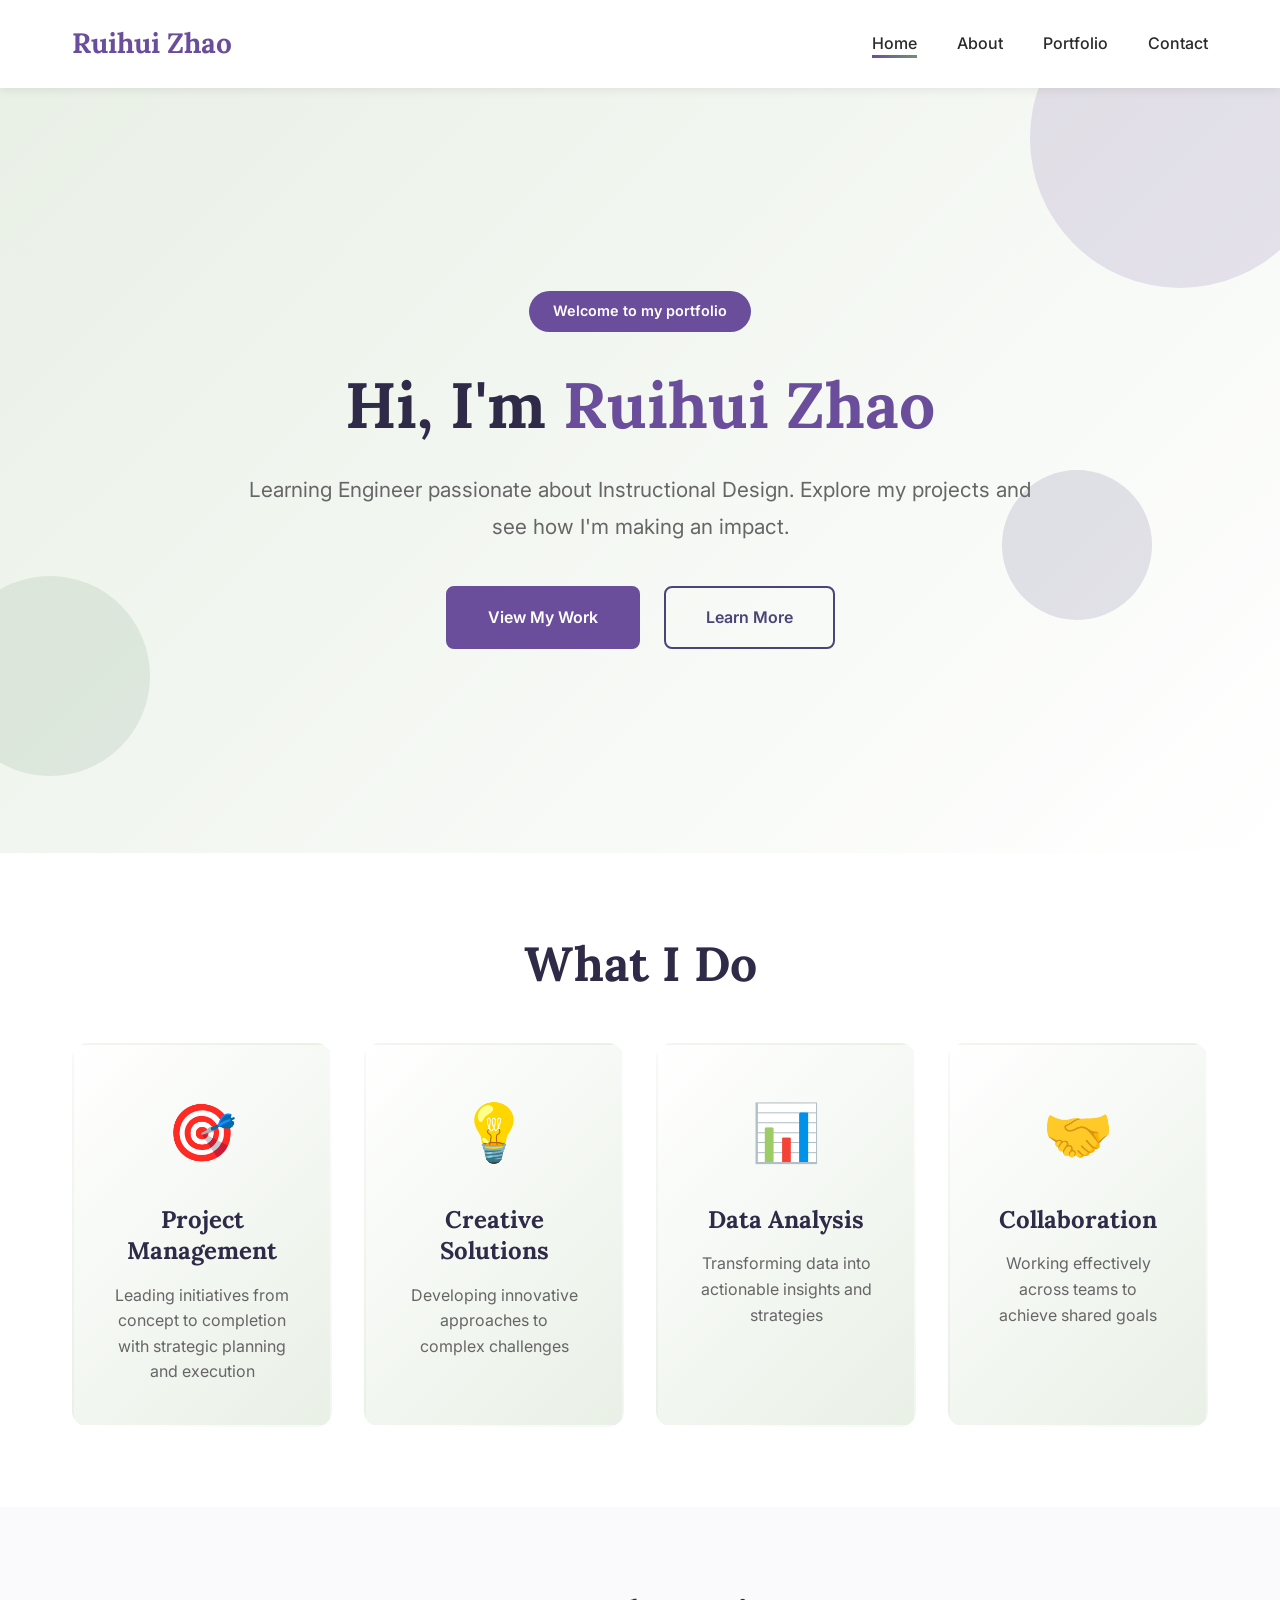
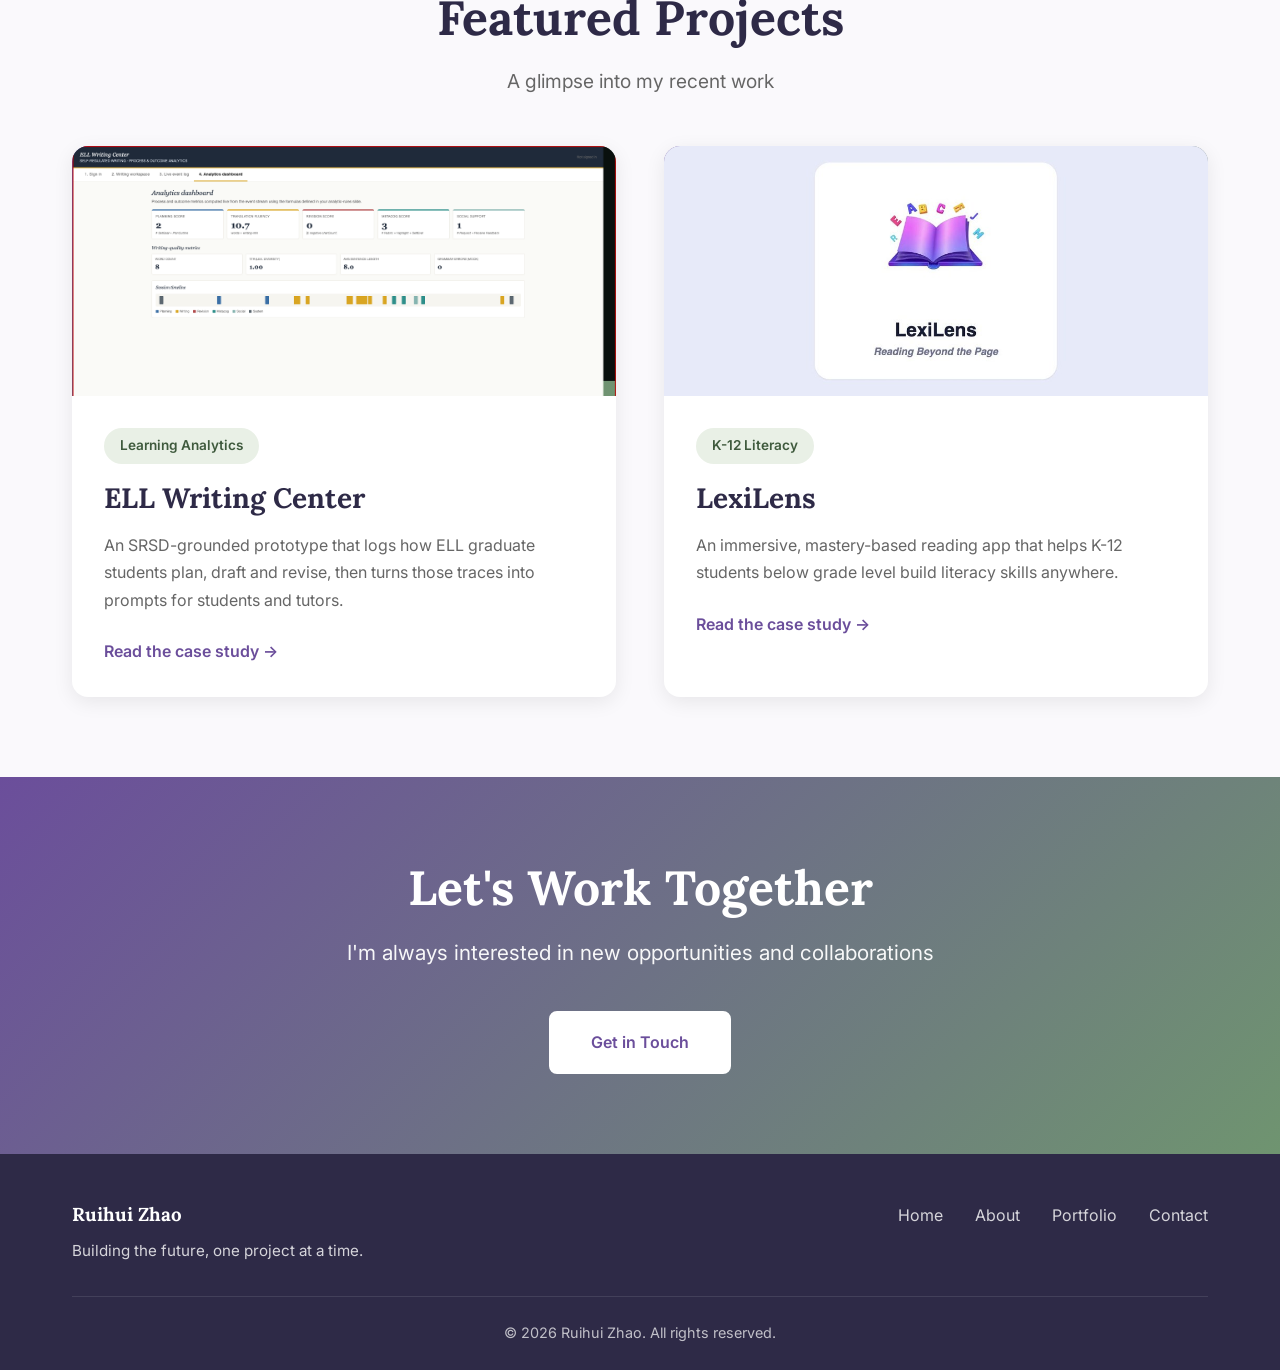
<file: index.html>
<!DOCTYPE html>
<html lang="en">
<head>
    <meta charset="UTF-8">
    <meta name="viewport" content="width=device-width, initial-scale=1.0">
    <title>Ruihui Zhao - Portfolio</title>
    <link rel="stylesheet" href="styles.css">
    <!-- Google Fonts as fallbacks -->
    <link rel="preconnect" href="https://fonts.googleapis.com">
    <link rel="preconnect" href="https://fonts.gstatic.com" crossorigin>
    <link href="https://fonts.googleapis.com/css2?family=Lora:wght@400;600;700&family=Inter:wght@300;400;500;600;700&display=swap" rel="stylesheet">
</head>
<body>
    <!-- Navigation -->
    <nav class="navbar">
        <div class="nav-container">
            <a href="index.html" class="logo">Ruihui Zhao</a>
            <ul class="nav-menu">
                <li><a href="index.html" class="active">Home</a></li>
                <li><a href="about.html">About</a></li>
                <li><a href="portfolio.html">Portfolio</a></li>
                <li><a href="contact.html">Contact</a></li>
            </ul>
        </div>
    </nav>

    <!-- Hero Section -->
    <section class="hero">
        <div class="hero-content">
            <div class="hero-badge">Welcome to my portfolio</div>
            <h1 class="hero-title">Hi, I'm <span class="highlight">Ruihui Zhao</span></h1>
            <p class="hero-description">
                Learning Engineer passionate about Instructional Design. 
                Explore my projects and see how I'm making an impact.
            </p>
            <div class="hero-buttons">
                <a href="portfolio.html" class="btn btn-primary">View My Work</a>
                <a href="about.html" class="btn btn-secondary">Learn More</a>
            </div>
        </div>
        <div class="hero-decoration">
            <div class="decoration-circle circle-1"></div>
            <div class="decoration-circle circle-2"></div>
            <div class="decoration-circle circle-3"></div>
        </div>
    </section>

    <!-- Quick Highlights Section -->
    <section class="highlights">
        <div class="container">
            <h2 class="section-title">What I Do</h2>
            <div class="highlights-grid">
                <div class="highlight-card card-1">
                    <div class="card-icon">🎯</div>
                    <h3>Project Management</h3>
                    <p>Leading initiatives from concept to completion with strategic planning and execution</p>
                </div>
                <div class="highlight-card card-2">
                    <div class="card-icon">💡</div>
                    <h3>Creative Solutions</h3>
                    <p>Developing innovative approaches to complex challenges</p>
                </div>
                <div class="highlight-card card-3">
                    <div class="card-icon">📊</div>
                    <h3>Data Analysis</h3>
                    <p>Transforming data into actionable insights and strategies</p>
                </div>
                <div class="highlight-card card-4">
                    <div class="card-icon">🤝</div>
                    <h3>Collaboration</h3>
                    <p>Working effectively across teams to achieve shared goals</p>
                </div>
            </div>
        </div>
    </section>

    <!-- Featured Projects Preview -->
    <section class="featured-projects">
        <div class="container">
            <h2 class="section-title">Featured Projects</h2>
            <p class="section-subtitle">A glimpse into my recent work</p>
            
            <div class="projects-preview">
                <article class="project-preview">
                    <div class="project-preview-image">
                        <img src="dashboard.png" alt="Analytics dashboard from the ELL Writing Center prototype">
                    </div>
                    <div class="project-preview-content">
                        <span class="project-category">Learning Analytics</span>
                        <h3>ELL Writing Center</h3>
                        <p>An SRSD-grounded prototype that logs how ELL graduate students plan, draft and revise, then turns those traces into prompts for students and tutors.</p>
                        <a href="project-report-1.html" class="link-arrow">Read the case study →</a>
                    </div>
                </article>

                <article class="project-preview">
                    <div class="project-preview-image">
                        <img src="lexilens-cover.jpg" style="object-position:center" alt="LexiLens welcome screen with an open book and floating letters">
                    </div>
                    <div class="project-preview-content">
                        <span class="project-category">K-12 Literacy</span>
                        <h3>LexiLens</h3>
                        <p>An immersive, mastery-based reading app that helps K-12 students below grade level build literacy skills anywhere.</p>
                        <a href="project-report-2.html" class="link-arrow">Read the case study →</a>
                    </div>
                </article>
            </div>
        </div>
    </section>

    <!-- Call to Action -->
    <section class="cta-section">
        <div class="container">
            <div class="cta-content">
                <h2>Let's Work Together</h2>
                <p>I'm always interested in new opportunities and collaborations</p>
                <a href="contact.html" class="btn btn-light">Get in Touch</a>
            </div>
        </div>
    </section>

    <!-- Footer -->
    <footer class="footer">
        <div class="container">
            <div class="footer-content">
                <div class="footer-left">
                    <h3>Ruihui Zhao</h3>
                    <p>Building the future, one project at a time.</p>
                </div>
                <div class="footer-links">
                    <a href="index.html">Home</a>
                    <a href="about.html">About</a>
                    <a href="portfolio.html">Portfolio</a>
                    <a href="contact.html">Contact</a>
                </div>
            </div>
            <div class="footer-bottom">
                <p>&copy; 2026 Ruihui Zhao. All rights reserved.</p>
            </div>
        </div>
    </footer>
</body>
</html>
</file>
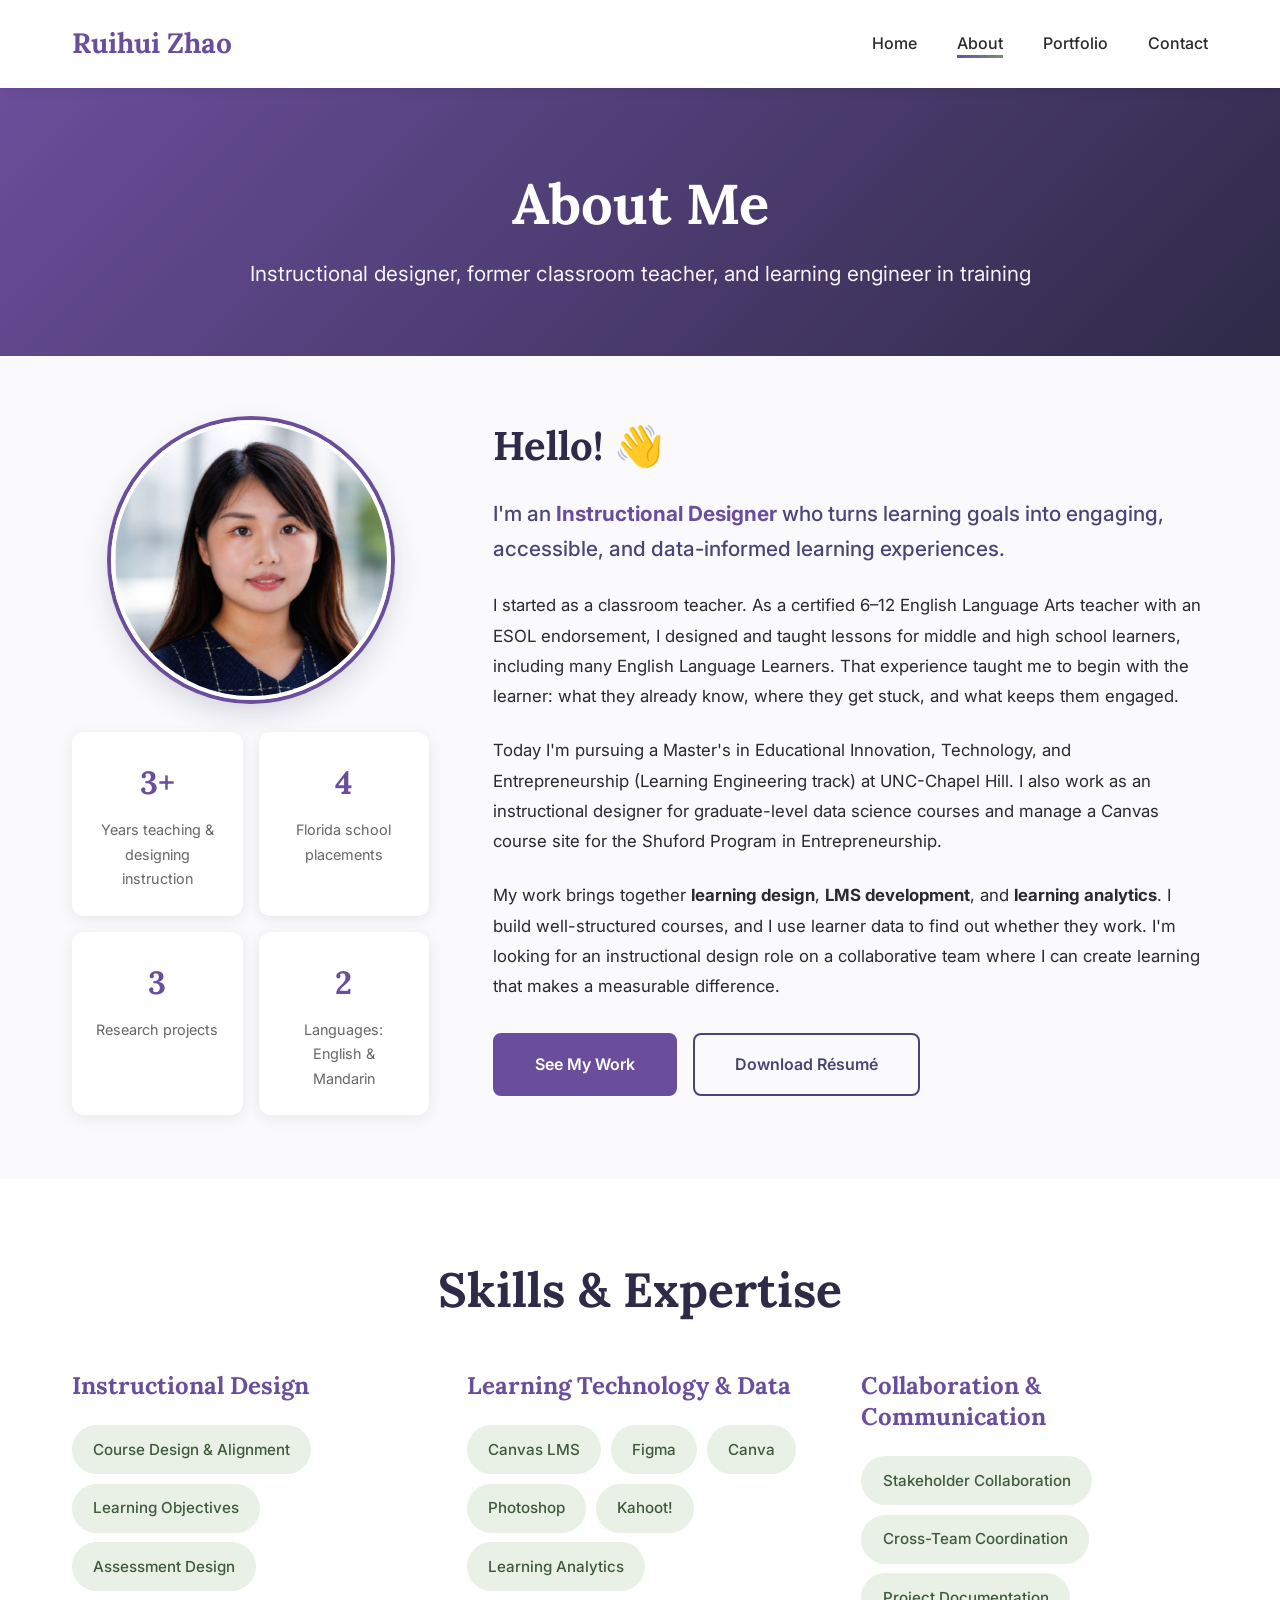
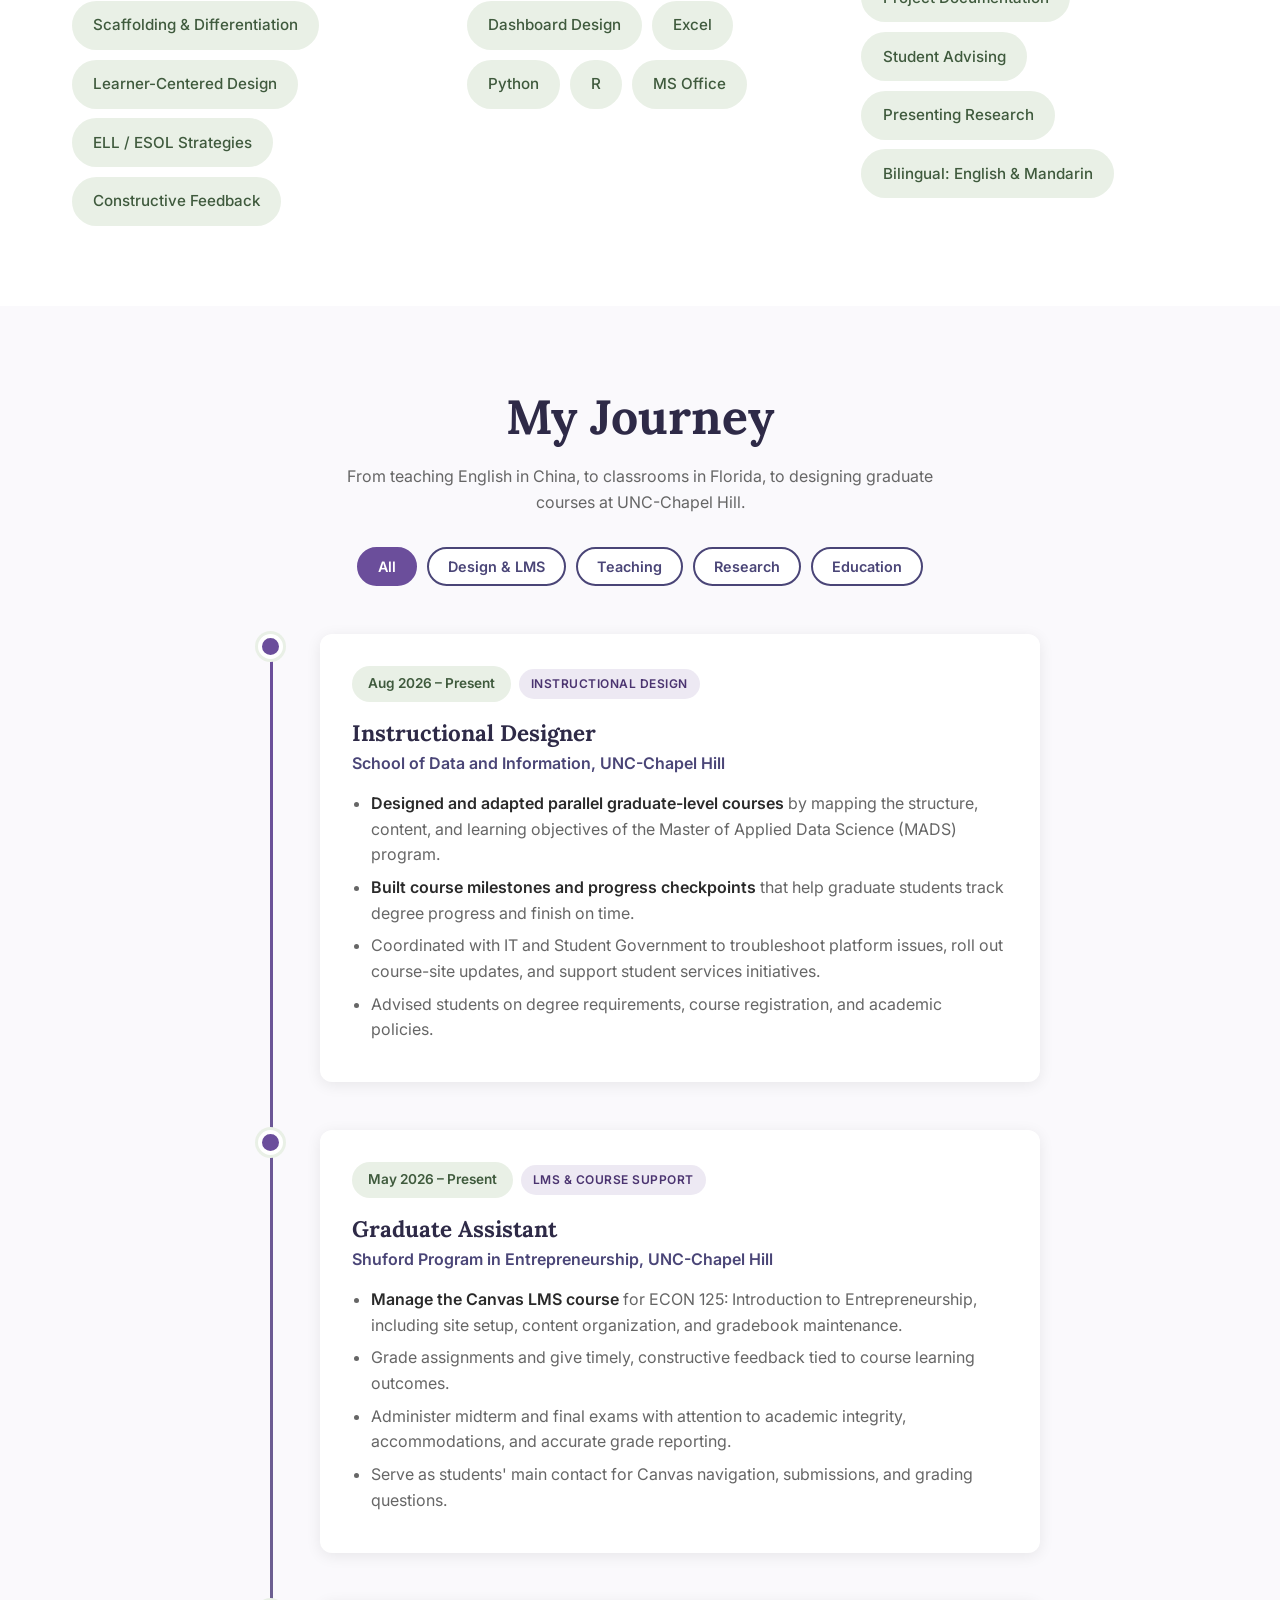
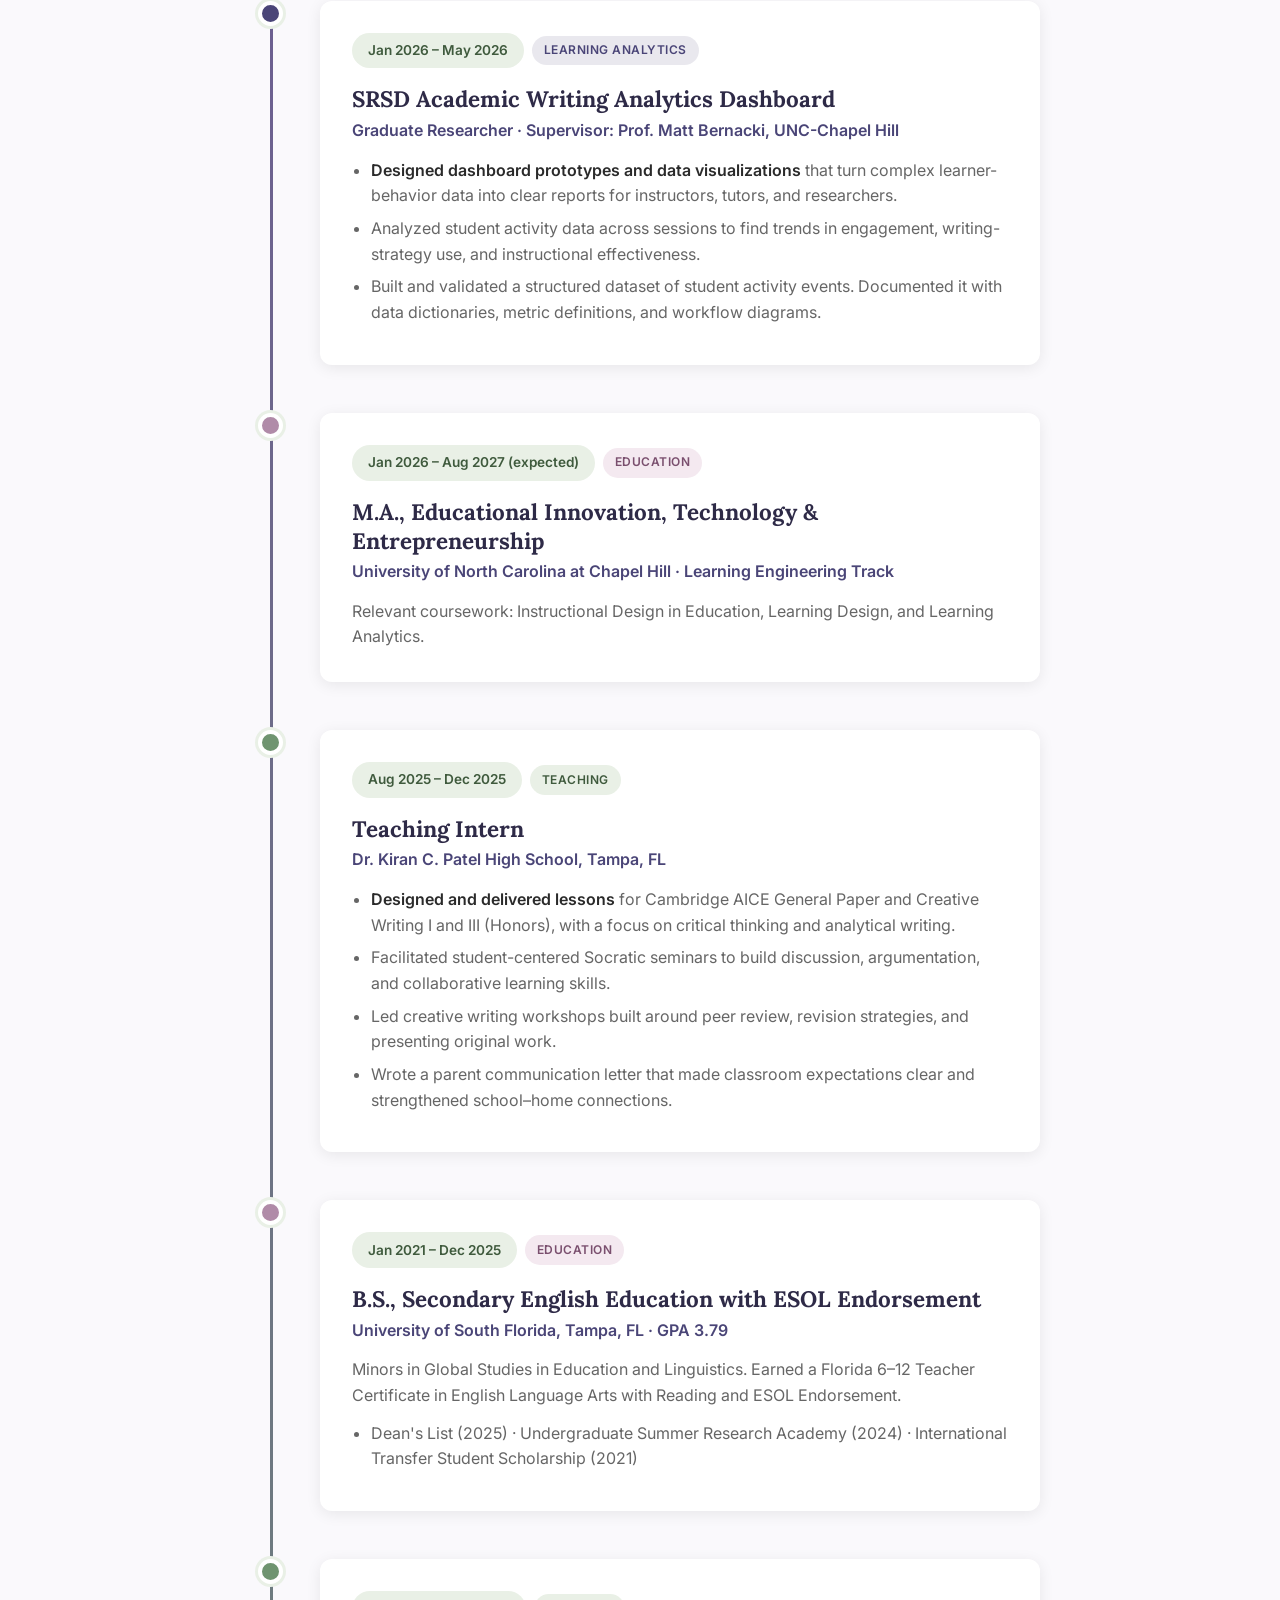
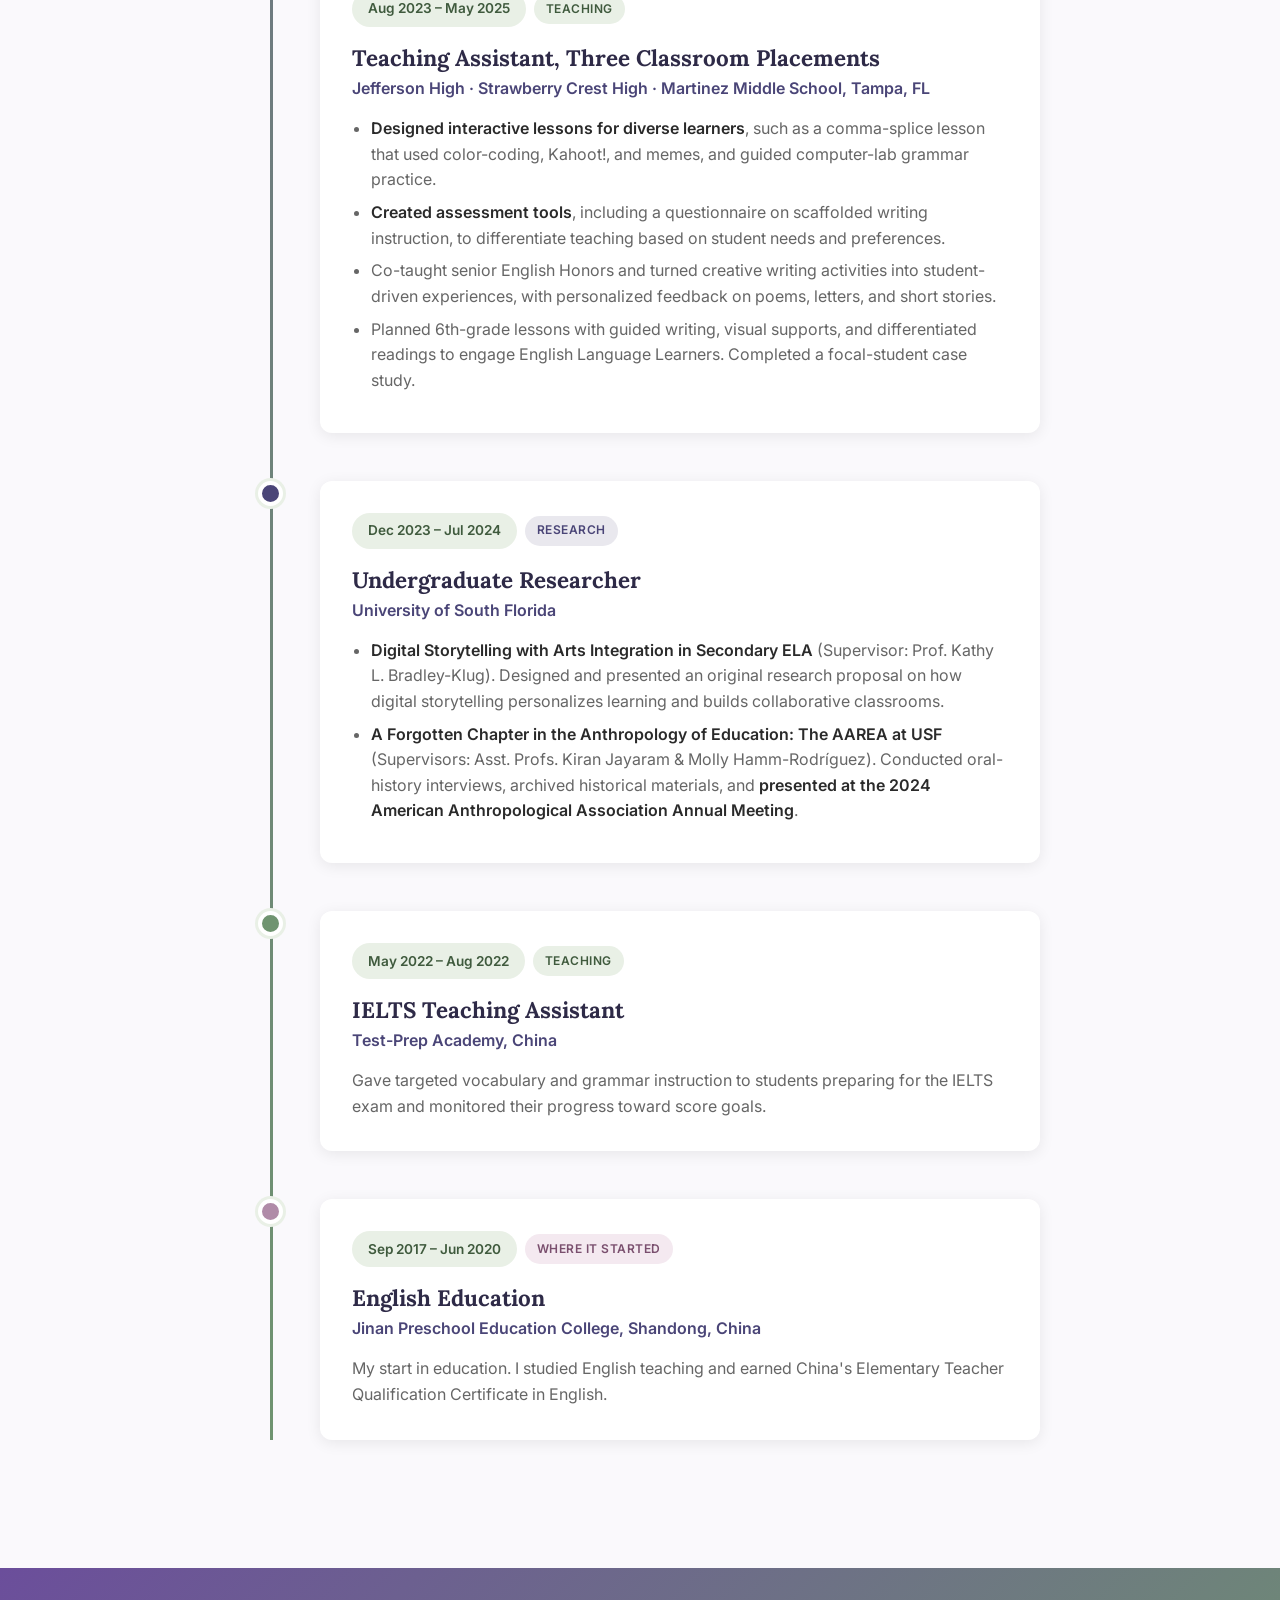
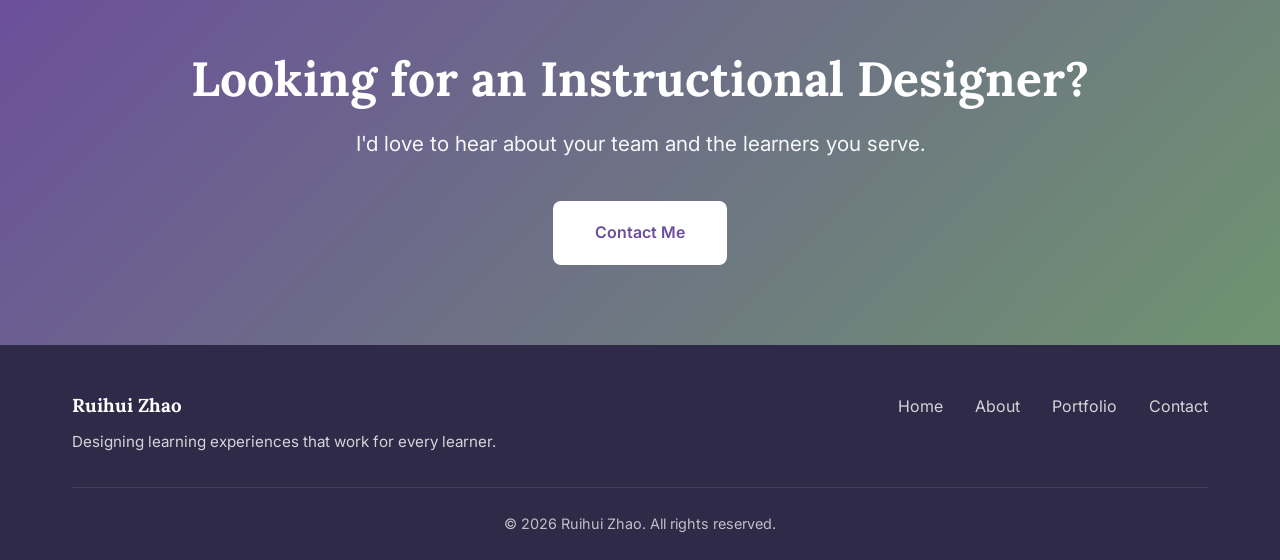
<file: about.html>
<!DOCTYPE html>
<html lang="en">
<head>
    <meta charset="UTF-8">
    <meta name="viewport" content="width=device-width, initial-scale=1.0">
    <title>About - Ruihui Zhao | Instructional Designer</title>
    <meta name="description" content="Ruihui Zhao is an instructional designer and learning engineer who designs learner-centered, data-informed courses and learning experiences.">
    <link rel="stylesheet" href="styles.css">
    <link rel="preconnect" href="https://fonts.googleapis.com">
    <link rel="preconnect" href="https://fonts.gstatic.com" crossorigin>
    <link href="https://fonts.googleapis.com/css2?family=Lora:wght@400;600;700&family=Inter:wght@300;400;500;600;700&display=swap" rel="stylesheet">

    <!-- About-page additions (uses the color variables from styles.css) -->
    <style>
        /* Intro */
        .about-text .lead strong { color: var(--primary); }
        .about-actions { display: flex; flex-wrap: wrap; gap: 1rem; margin-top: 2rem; }
        .about-stats { grid-template-columns: 1fr 1fr; margin-top: 1.5rem; }

        /* Profile photo: medium circle */
        .about-visual .profile-placeholder {
            width: 280px; max-width: 80%; aspect-ratio: 1; height: auto;
            margin: 0 auto 2rem; padding: 0;
            border-radius: 50%; overflow: hidden;
            border: 4px solid var(--white);
            box-shadow: 0 0 0 4px var(--primary), 0 12px 30px rgba(46, 42, 71, 0.18);
        }
        .about-visual .profile-photo {
            width: 100%; height: 100%; display: block;
            object-fit: cover; object-position: center top;
        }

        /* Skills */
        .skill-tags { display: flex; flex-wrap: wrap; gap: 0.6rem; }

        /* Journey filters */
        .journey-intro { text-align: center; color: var(--text-light); max-width: 640px; margin: 0.75rem auto 0; line-height: 1.6; }
        .journey-filters { display: flex; justify-content: center; flex-wrap: wrap; gap: 0.6rem; margin-top: 2rem; }
        .journey-filter {
            font-family: var(--font-body); font-size: 0.9rem; font-weight: 600;
            padding: 0.55rem 1.2rem; border-radius: 25px; cursor: pointer;
            background: var(--white); color: var(--secondary);
            border: 2px solid var(--secondary); transition: all 0.2s;
        }
        .journey-filter:hover { background: var(--secondary); color: var(--white); }
        .journey-filter.active { background: var(--primary); border-color: var(--primary); color: var(--white); }

        /* Timeline card details */
        .timeline-meta { display: flex; flex-wrap: wrap; align-items: center; gap: 0.5rem; margin-bottom: 1rem; }
        .timeline-meta .timeline-date { margin-bottom: 0; }
        .timeline-type {
            display: inline-block; font-size: 0.75rem; font-weight: 600; letter-spacing: 0.04em;
            text-transform: uppercase; padding: 0.3rem 0.75rem; border-radius: 20px;
        }
        .type-work     { background: rgba(107, 78, 155, 0.12); color: #4B3470; }
        .type-teaching { background: #E9F0E6; color: #3F5A3D; }
        .type-research { background: rgba(74, 69, 119, 0.12); color: #4A4577; }
        .type-education{ background: #F4E9F0; color: #7A4F6E; }

        .timeline-content h3 { margin-bottom: 0.25rem; }
        .timeline-org { font-weight: 600; color: var(--secondary) !important; margin-bottom: 0.9rem; }
        .timeline-summary { margin-bottom: 0.75rem; }
        .timeline-content ul { margin: 0; padding-left: 1.2rem; color: var(--text-light); line-height: 1.6; }
        .timeline-content li { margin-bottom: 0.45rem; }
        .timeline-content li strong { color: var(--text-dark); font-weight: 600; }

        .timeline-item.type-work-item .timeline-dot      { background-color: #6B4E9B; }
        .timeline-item.type-teaching-item .timeline-dot  { background-color: #6F9470; }
        .timeline-item.type-research-item .timeline-dot  { background-color: #4A4577; }
        .timeline-item.type-education-item .timeline-dot { background-color: #B08BA8; }
        .timeline-item.is-hidden { display: none; }

        @media (max-width: 600px) {
            .timeline::before { left: 12px; }
            .timeline-dot { left: 0; }
            .timeline-item { padding-left: 44px; }
            .timeline-content { padding: 1.4rem; }
            .about-stats { grid-template-columns: 1fr 1fr; }
        }
    </style>
</head>
<body>
    <!-- Navigation -->
    <nav class="navbar">
        <div class="nav-container">
            <a href="index.html" class="logo">Ruihui Zhao</a>
            <ul class="nav-menu">
                <li><a href="index.html">Home</a></li>
                <li><a href="about.html" class="active">About</a></li>
                <li><a href="portfolio.html">Portfolio</a></li>
                <li><a href="contact.html">Contact</a></li>
            </ul>
        </div>
    </nav>

    <!-- Page Header -->
    <section class="page-header">
        <div class="container">
            <h1 class="page-title">About Me</h1>
            <p class="page-description">Instructional designer, former classroom teacher, and learning engineer in training</p>
        </div>
    </section>

    <!-- About Content -->
    <section class="about-content">
        <div class="container">
            <div class="about-grid">
                <!-- Photo/Visual Section -->
                <div class="about-visual">
                    <div class="profile-placeholder">
                        <img src="profile.png" alt="Profile photo of Ruihui Zhao" class="profile-photo">
                    </div>
                    <div class="about-stats">
                        <div class="stat-box">
                            <span class="stat-number">3+</span>
                            <span class="stat-label">Years teaching &amp; designing instruction</span>
                        </div>
                        <div class="stat-box">
                            <span class="stat-number">4</span>
                            <span class="stat-label">Florida school placements</span>
                        </div>
                        <div class="stat-box">
                            <span class="stat-number">3</span>
                            <span class="stat-label">Research projects</span>
                        </div>
                        <div class="stat-box">
                            <span class="stat-number">2</span>
                            <span class="stat-label">Languages: English &amp; Mandarin</span>
                        </div>
                    </div>
                </div>

                <!-- Text Content -->
                <div class="about-text">
                    <h2>Hello! 👋</h2>
                    <p class="lead">
                        I'm an <strong>Instructional Designer</strong> who turns learning goals into
                        engaging, accessible, and data-informed learning experiences.
                    </p>
                    <p>
                        I started as a classroom teacher. As a certified 6–12 English Language Arts
                        teacher with an ESOL endorsement, I designed and taught lessons for middle and
                        high school learners, including many English Language Learners. That experience
                        taught me to begin with the learner: what they already know, where they get
                        stuck, and what keeps them engaged.
                    </p>
                    <p>
                        Today I'm pursuing a Master's in Educational Innovation, Technology, and
                        Entrepreneurship (Learning Engineering track) at UNC-Chapel Hill. I also work as an
                        instructional designer for graduate-level data science courses and manage a
                        Canvas course site for the Shuford Program in Entrepreneurship.
                    </p>
                    <p>
                        My work brings together <strong>learning design</strong>,
                        <strong>LMS development</strong>, and <strong>learning analytics</strong>. I build
                        well-structured courses, and I use learner data to find out whether they work.
                        I'm looking for an instructional design role on a collaborative team where I can
                        create learning that makes a measurable difference.
                    </p>
                    <div class="about-actions">
                        <a href="portfolio.html" class="btn btn-primary">See My Work</a>
                        <!-- Upload your CV as a PDF (without home address/phone) and update the file name below -->
                        <a href="Ruihui_Zhao_Resume.pdf" class="btn btn-secondary" target="_blank" rel="noopener">Download Résumé</a>
                    </div>
                </div>
            </div>
        </div>
    </section>

    <!-- Skills Section -->
    <section class="skills-section">
        <div class="container">
            <h2 class="section-title">Skills &amp; Expertise</h2>

            <div class="skills-categories">
                <div class="skill-category">
                    <h3>Instructional Design</h3>
                    <div class="skill-tags">
                        <span class="skill-tag">Course Design &amp; Alignment</span>
                        <span class="skill-tag">Learning Objectives</span>
                        <span class="skill-tag">Assessment Design</span>
                        <span class="skill-tag">Scaffolding &amp; Differentiation</span>
                        <span class="skill-tag">Learner-Centered Design</span>
                        <span class="skill-tag">ELL / ESOL Strategies</span>
                        <span class="skill-tag">Constructive Feedback</span>
                    </div>
                </div>

                <div class="skill-category">
                    <h3>Learning Technology &amp; Data</h3>
                    <div class="skill-tags">
                        <span class="skill-tag">Canvas LMS</span>
                        <span class="skill-tag">Figma</span>
                        <span class="skill-tag">Canva</span>
                        <span class="skill-tag">Photoshop</span>
                        <span class="skill-tag">Kahoot!</span>
                        <span class="skill-tag">Learning Analytics</span>
                        <span class="skill-tag">Dashboard Design</span>
                        <span class="skill-tag">Excel</span>
                        <span class="skill-tag">Python</span>
                        <span class="skill-tag">R</span>
                        <span class="skill-tag">MS Office</span>
                    </div>
                </div>

                <div class="skill-category">
                    <h3>Collaboration &amp; Communication</h3>
                    <div class="skill-tags">
                        <span class="skill-tag">Stakeholder Collaboration</span>
                        <span class="skill-tag">Cross-Team Coordination</span>
                        <span class="skill-tag">Project Documentation</span>
                        <span class="skill-tag">Student Advising</span>
                        <span class="skill-tag">Presenting Research</span>
                        <span class="skill-tag">Bilingual: English &amp; Mandarin</span>
                    </div>
                </div>
            </div>
        </div>
    </section>

    <!-- Education/Experience Timeline -->
    <section class="timeline-section">
        <div class="container">
            <h2 class="section-title">My Journey</h2>
            <p class="journey-intro">
                From teaching English in China, to classrooms in Florida, to designing graduate
                courses at UNC-Chapel Hill.
            </p>

            <div class="journey-filters" role="group" aria-label="Filter journey">
                <button class="journey-filter active" data-filter="all" aria-pressed="true">All</button>
                <button class="journey-filter" data-filter="work" aria-pressed="false">Design &amp; LMS</button>
                <button class="journey-filter" data-filter="teaching" aria-pressed="false">Teaching</button>
                <button class="journey-filter" data-filter="research" aria-pressed="false">Research</button>
                <button class="journey-filter" data-filter="education" aria-pressed="false">Education</button>
            </div>

            <div class="timeline">

                <!-- Instructional Designer -->
                <div class="timeline-item type-work-item" data-type="work">
                    <div class="timeline-dot"></div>
                    <div class="timeline-content">
                        <div class="timeline-meta">
                            <span class="timeline-date">Aug 2026 – Present</span>
                            <span class="timeline-type type-work">Instructional Design</span>
                        </div>
                        <h3>Instructional Designer</h3>
                        <p class="timeline-org">School of Data and Information, UNC-Chapel Hill</p>
                        <ul>
                            <li><strong>Designed and adapted parallel graduate-level courses</strong> by mapping the structure, content, and learning objectives of the Master of Applied Data Science (MADS) program.</li>
                            <li><strong>Built course milestones and progress checkpoints</strong> that help graduate students track degree progress and finish on time.</li>
                            <li>Coordinated with IT and Student Government to troubleshoot platform issues, roll out course-site updates, and support student services initiatives.</li>
                            <li>Advised students on degree requirements, course registration, and academic policies.</li>
                        </ul>
                    </div>
                </div>

                <!-- Graduate Assistant -->
                <div class="timeline-item type-work-item" data-type="work">
                    <div class="timeline-dot"></div>
                    <div class="timeline-content">
                        <div class="timeline-meta">
                            <span class="timeline-date">May 2026 – Present</span>
                            <span class="timeline-type type-work">LMS &amp; Course Support</span>
                        </div>
                        <h3>Graduate Assistant</h3>
                        <p class="timeline-org">Shuford Program in Entrepreneurship, UNC-Chapel Hill</p>
                        <ul>
                            <li><strong>Manage the Canvas LMS course</strong> for ECON 125: Introduction to Entrepreneurship, including site setup, content organization, and gradebook maintenance.</li>
                            <li>Grade assignments and give timely, constructive feedback tied to course learning outcomes.</li>
                            <li>Administer midterm and final exams with attention to academic integrity, accommodations, and accurate grade reporting.</li>
                            <li>Serve as students' main contact for Canvas navigation, submissions, and grading questions.</li>
                        </ul>
                    </div>
                </div>

                <!-- Learning Analytics Project -->
                <div class="timeline-item type-research-item" data-type="research">
                    <div class="timeline-dot"></div>
                    <div class="timeline-content">
                        <div class="timeline-meta">
                            <span class="timeline-date">Jan 2026 – May 2026</span>
                            <span class="timeline-type type-research">Learning Analytics</span>
                        </div>
                        <h3>SRSD Academic Writing Analytics Dashboard</h3>
                        <p class="timeline-org">Graduate Researcher · Supervisor: Prof. Matt Bernacki, UNC-Chapel Hill</p>
                        <ul>
                            <li><strong>Designed dashboard prototypes and data visualizations</strong> that turn complex learner-behavior data into clear reports for instructors, tutors, and researchers.</li>
                            <li>Analyzed student activity data across sessions to find trends in engagement, writing-strategy use, and instructional effectiveness.</li>
                            <li>Built and validated a structured dataset of student activity events. Documented it with data dictionaries, metric definitions, and workflow diagrams.</li>
                        </ul>
                    </div>
                </div>

                <!-- M.A. UNC -->
                <div class="timeline-item type-education-item" data-type="education">
                    <div class="timeline-dot"></div>
                    <div class="timeline-content">
                        <div class="timeline-meta">
                            <span class="timeline-date">Jan 2026 – Aug 2027 (expected)</span>
                            <span class="timeline-type type-education">Education</span>
                        </div>
                        <h3>M.A., Educational Innovation, Technology &amp; Entrepreneurship</h3>
                        <p class="timeline-org">University of North Carolina at Chapel Hill · Learning Engineering Track</p>
                        <p>Relevant coursework: Instructional Design in Education, Learning Design, and Learning Analytics.</p>
                    </div>
                </div>

                <!-- Teaching Internship -->
                <div class="timeline-item type-teaching-item" data-type="teaching">
                    <div class="timeline-dot"></div>
                    <div class="timeline-content">
                        <div class="timeline-meta">
                            <span class="timeline-date">Aug 2025 – Dec 2025</span>
                            <span class="timeline-type type-teaching">Teaching</span>
                        </div>
                        <h3>Teaching Intern</h3>
                        <p class="timeline-org">Dr. Kiran C. Patel High School, Tampa, FL</p>
                        <ul>
                            <li><strong>Designed and delivered lessons</strong> for Cambridge AICE General Paper and Creative Writing I and III (Honors), with a focus on critical thinking and analytical writing.</li>
                            <li>Facilitated student-centered Socratic seminars to build discussion, argumentation, and collaborative learning skills.</li>
                            <li>Led creative writing workshops built around peer review, revision strategies, and presenting original work.</li>
                            <li>Wrote a parent communication letter that made classroom expectations clear and strengthened school–home connections.</li>
                        </ul>
                    </div>
                </div>

                <!-- B.S. USF -->
                <div class="timeline-item type-education-item" data-type="education">
                    <div class="timeline-dot"></div>
                    <div class="timeline-content">
                        <div class="timeline-meta">
                            <span class="timeline-date">Jan 2021 – Dec 2025</span>
                            <span class="timeline-type type-education">Education</span>
                        </div>
                        <h3>B.S., Secondary English Education with ESOL Endorsement</h3>
                        <p class="timeline-org">University of South Florida, Tampa, FL · GPA 3.79</p>
                        <p class="timeline-summary">Minors in Global Studies in Education and Linguistics. Earned a Florida 6–12 Teacher Certificate in English Language Arts with Reading and ESOL Endorsement.</p>
                        <ul>
                            <li>Dean's List (2025) · Undergraduate Summer Research Academy (2024) · International Transfer Student Scholarship (2021)</li>
                        </ul>
                    </div>
                </div>

                <!-- Field Experience -->
                <div class="timeline-item type-teaching-item" data-type="teaching">
                    <div class="timeline-dot"></div>
                    <div class="timeline-content">
                        <div class="timeline-meta">
                            <span class="timeline-date">Aug 2023 – May 2025</span>
                            <span class="timeline-type type-teaching">Teaching</span>
                        </div>
                        <h3>Teaching Assistant, Three Classroom Placements</h3>
                        <p class="timeline-org">Jefferson High · Strawberry Crest High · Martinez Middle School, Tampa, FL</p>
                        <ul>
                            <li><strong>Designed interactive lessons for diverse learners</strong>, such as a comma-splice lesson that used color-coding, Kahoot!, and memes, and guided computer-lab grammar practice.</li>
                            <li><strong>Created assessment tools</strong>, including a questionnaire on scaffolded writing instruction, to differentiate teaching based on student needs and preferences.</li>
                            <li>Co-taught senior English Honors and turned creative writing activities into student-driven experiences, with personalized feedback on poems, letters, and short stories.</li>
                            <li>Planned 6th-grade lessons with guided writing, visual supports, and differentiated readings to engage English Language Learners. Completed a focal-student case study.</li>
                        </ul>
                    </div>
                </div>

                <!-- Undergraduate Research -->
                <div class="timeline-item type-research-item" data-type="research">
                    <div class="timeline-dot"></div>
                    <div class="timeline-content">
                        <div class="timeline-meta">
                            <span class="timeline-date">Dec 2023 – Jul 2024</span>
                            <span class="timeline-type type-research">Research</span>
                        </div>
                        <h3>Undergraduate Researcher</h3>
                        <p class="timeline-org">University of South Florida</p>
                        <ul>
                            <li><strong>Digital Storytelling with Arts Integration in Secondary ELA</strong> (Supervisor: Prof. Kathy L. Bradley-Klug). Designed and presented an original research proposal on how digital storytelling personalizes learning and builds collaborative classrooms.</li>
                            <li><strong>A Forgotten Chapter in the Anthropology of Education: The AAREA at USF</strong> (Supervisors: Asst. Profs. Kiran Jayaram &amp; Molly Hamm-Rodríguez). Conducted oral-history interviews, archived historical materials, and <strong>presented at the 2024 American Anthropological Association Annual Meeting</strong>.</li>
                        </ul>
                    </div>
                </div>

                <!-- IELTS TA -->
                <div class="timeline-item type-teaching-item" data-type="teaching">
                    <div class="timeline-dot"></div>
                    <div class="timeline-content">
                        <div class="timeline-meta">
                            <span class="timeline-date">May 2022 – Aug 2022</span>
                            <span class="timeline-type type-teaching">Teaching</span>
                        </div>
                        <h3>IELTS Teaching Assistant</h3>
                        <p class="timeline-org">Test-Prep Academy, China</p>
                        <p>Gave targeted vocabulary and grammar instruction to students preparing for the IELTS exam and monitored their progress toward score goals.</p>
                    </div>
                </div>

                <!-- Where it started -->
                <div class="timeline-item type-education-item" data-type="education">
                    <div class="timeline-dot"></div>
                    <div class="timeline-content">
                        <div class="timeline-meta">
                            <span class="timeline-date">Sep 2017 – Jun 2020</span>
                            <span class="timeline-type type-education">Where It Started</span>
                        </div>
                        <h3>English Education</h3>
                        <p class="timeline-org">Jinan Preschool Education College, Shandong, China</p>
                        <p>My start in education. I studied English teaching and earned China's Elementary Teacher Qualification Certificate in English.</p>
                    </div>
                </div>

            </div>
        </div>
    </section>

    <!-- CTA Section -->
    <section class="cta-section">
        <div class="container">
            <div class="cta-content">
                <h2>Looking for an Instructional Designer?</h2>
                <p>I'd love to hear about your team and the learners you serve.</p>
                <a href="contact.html" class="btn btn-light">Contact Me</a>
            </div>
        </div>
    </section>

    <!-- Footer -->
    <footer class="footer">
        <div class="container">
            <div class="footer-content">
                <div class="footer-left">
                    <h3>Ruihui Zhao</h3>
                    <p>Designing learning experiences that work for every learner.</p>
                </div>
                <div class="footer-links">
                    <a href="index.html">Home</a>
                    <a href="about.html">About</a>
                    <a href="portfolio.html">Portfolio</a>
                    <a href="contact.html">Contact</a>
                </div>
            </div>
            <div class="footer-bottom">
                <p>&copy; 2026 Ruihui Zhao. All rights reserved.</p>
            </div>
        </div>
    </footer>

    <!-- Journey filter -->
    <script>
        (function () {
            var buttons = document.querySelectorAll('.journey-filter');
            var items = document.querySelectorAll('.timeline-item');
            buttons.forEach(function (btn) {
                btn.addEventListener('click', function () {
                    var filter = btn.getAttribute('data-filter');
                    buttons.forEach(function (b) {
                        b.classList.toggle('active', b === btn);
                        b.setAttribute('aria-pressed', b === btn ? 'true' : 'false');
                    });
                    items.forEach(function (item) {
                        var show = filter === 'all' || item.getAttribute('data-type') === filter;
                        item.classList.toggle('is-hidden', !show);
                    });
                });
            });
        })();
    </script>
</body>
</html>
</file>
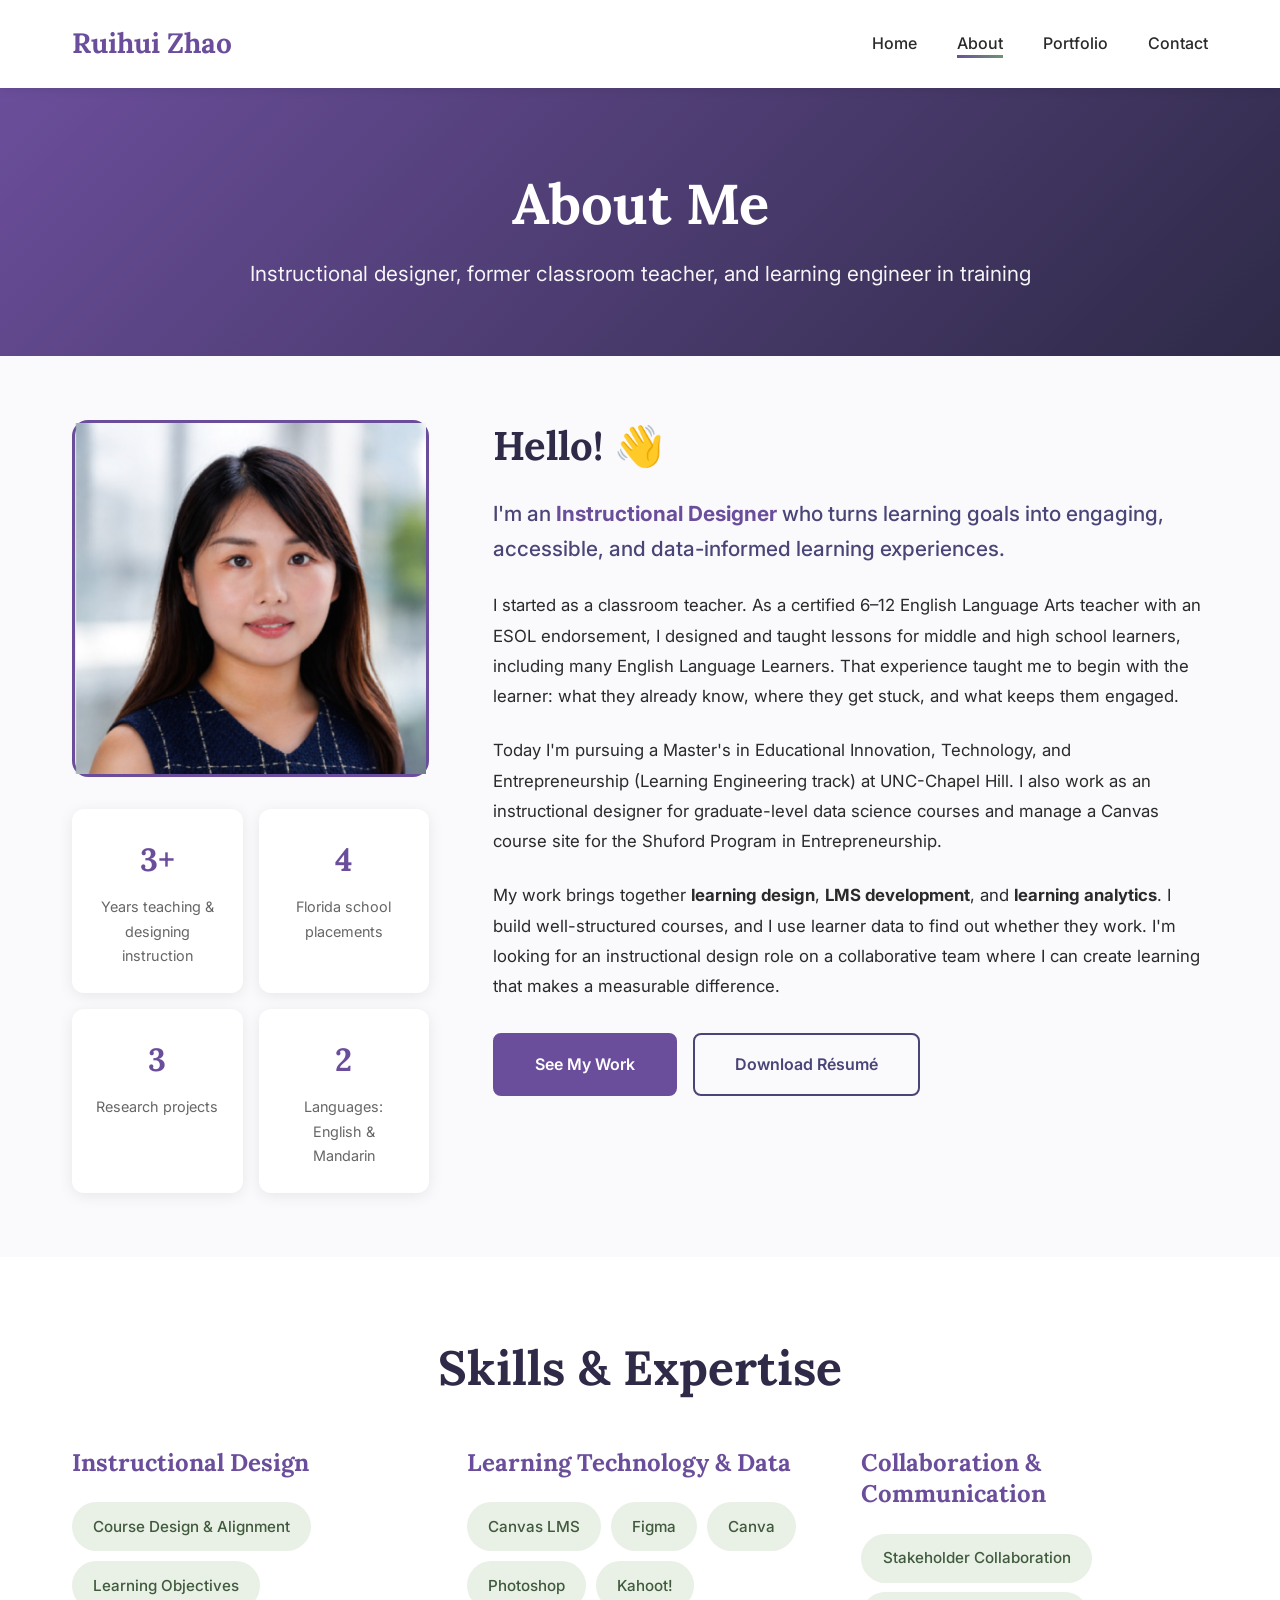
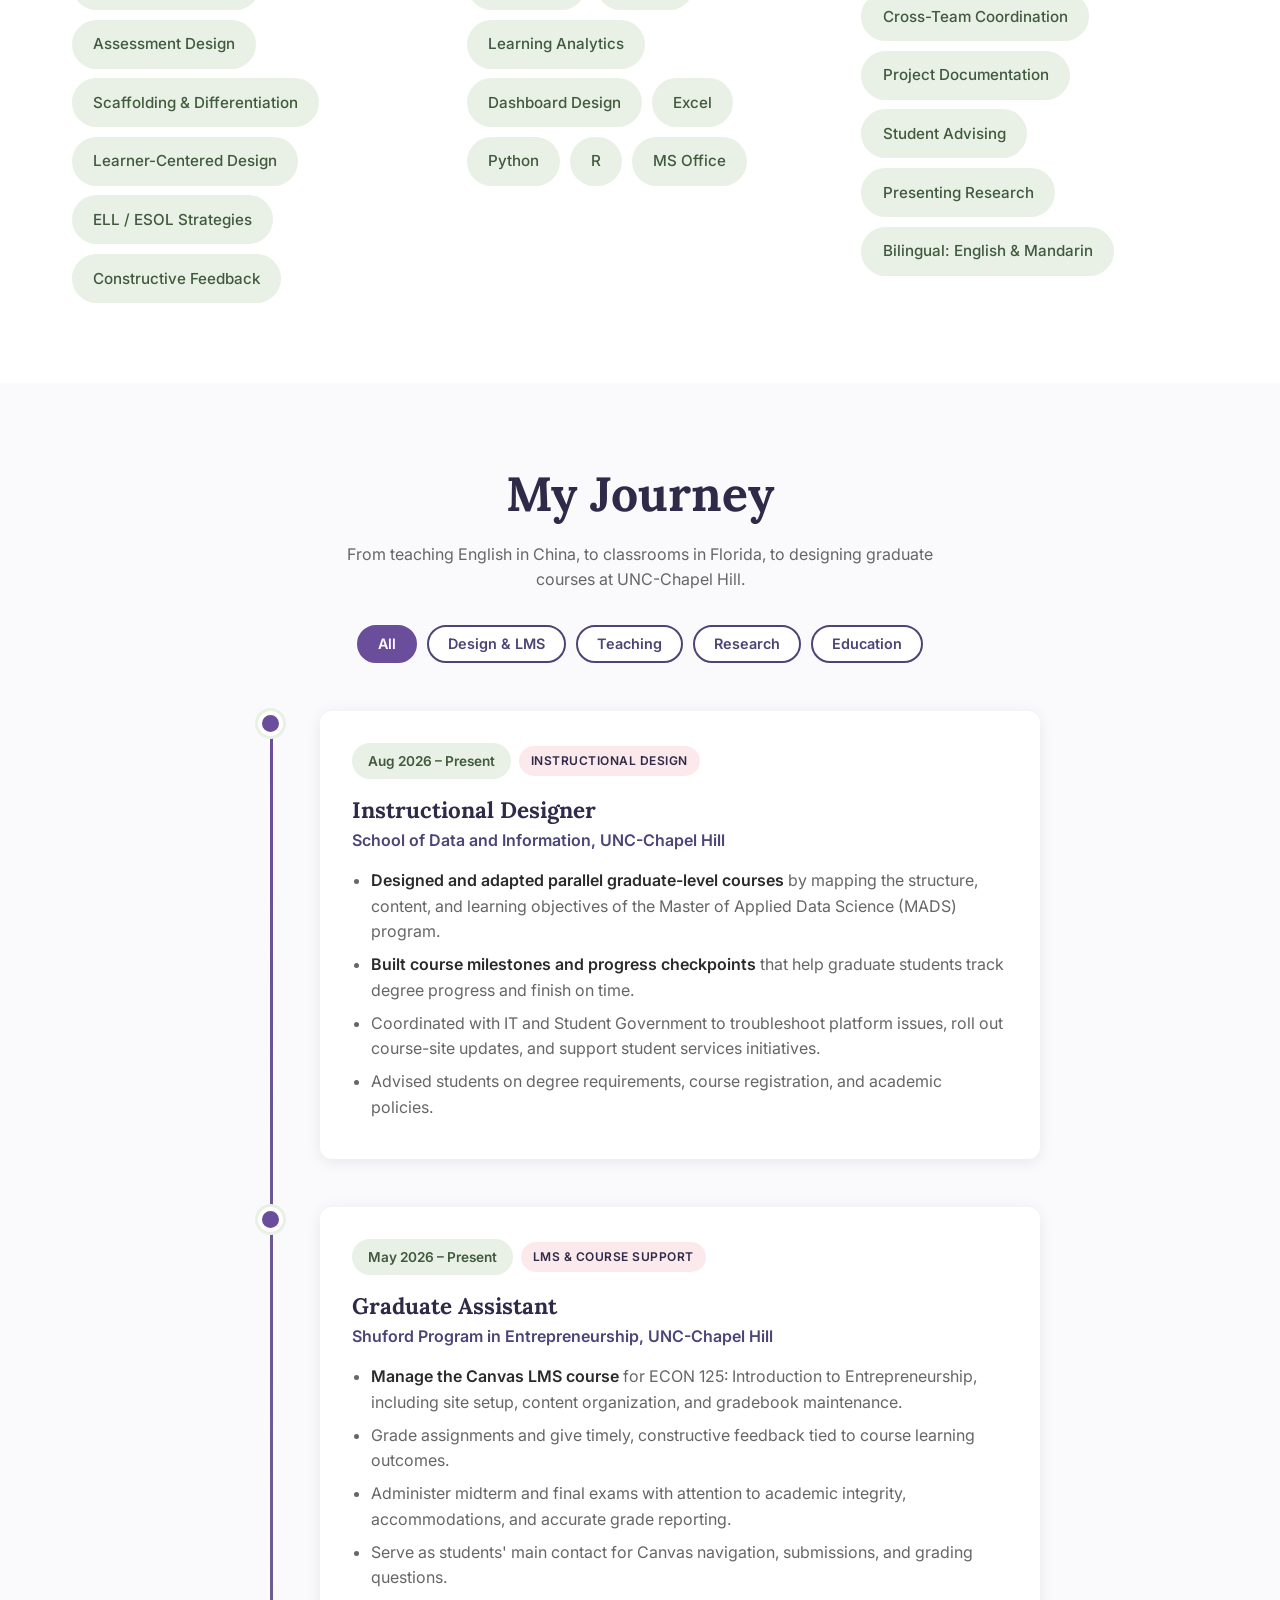
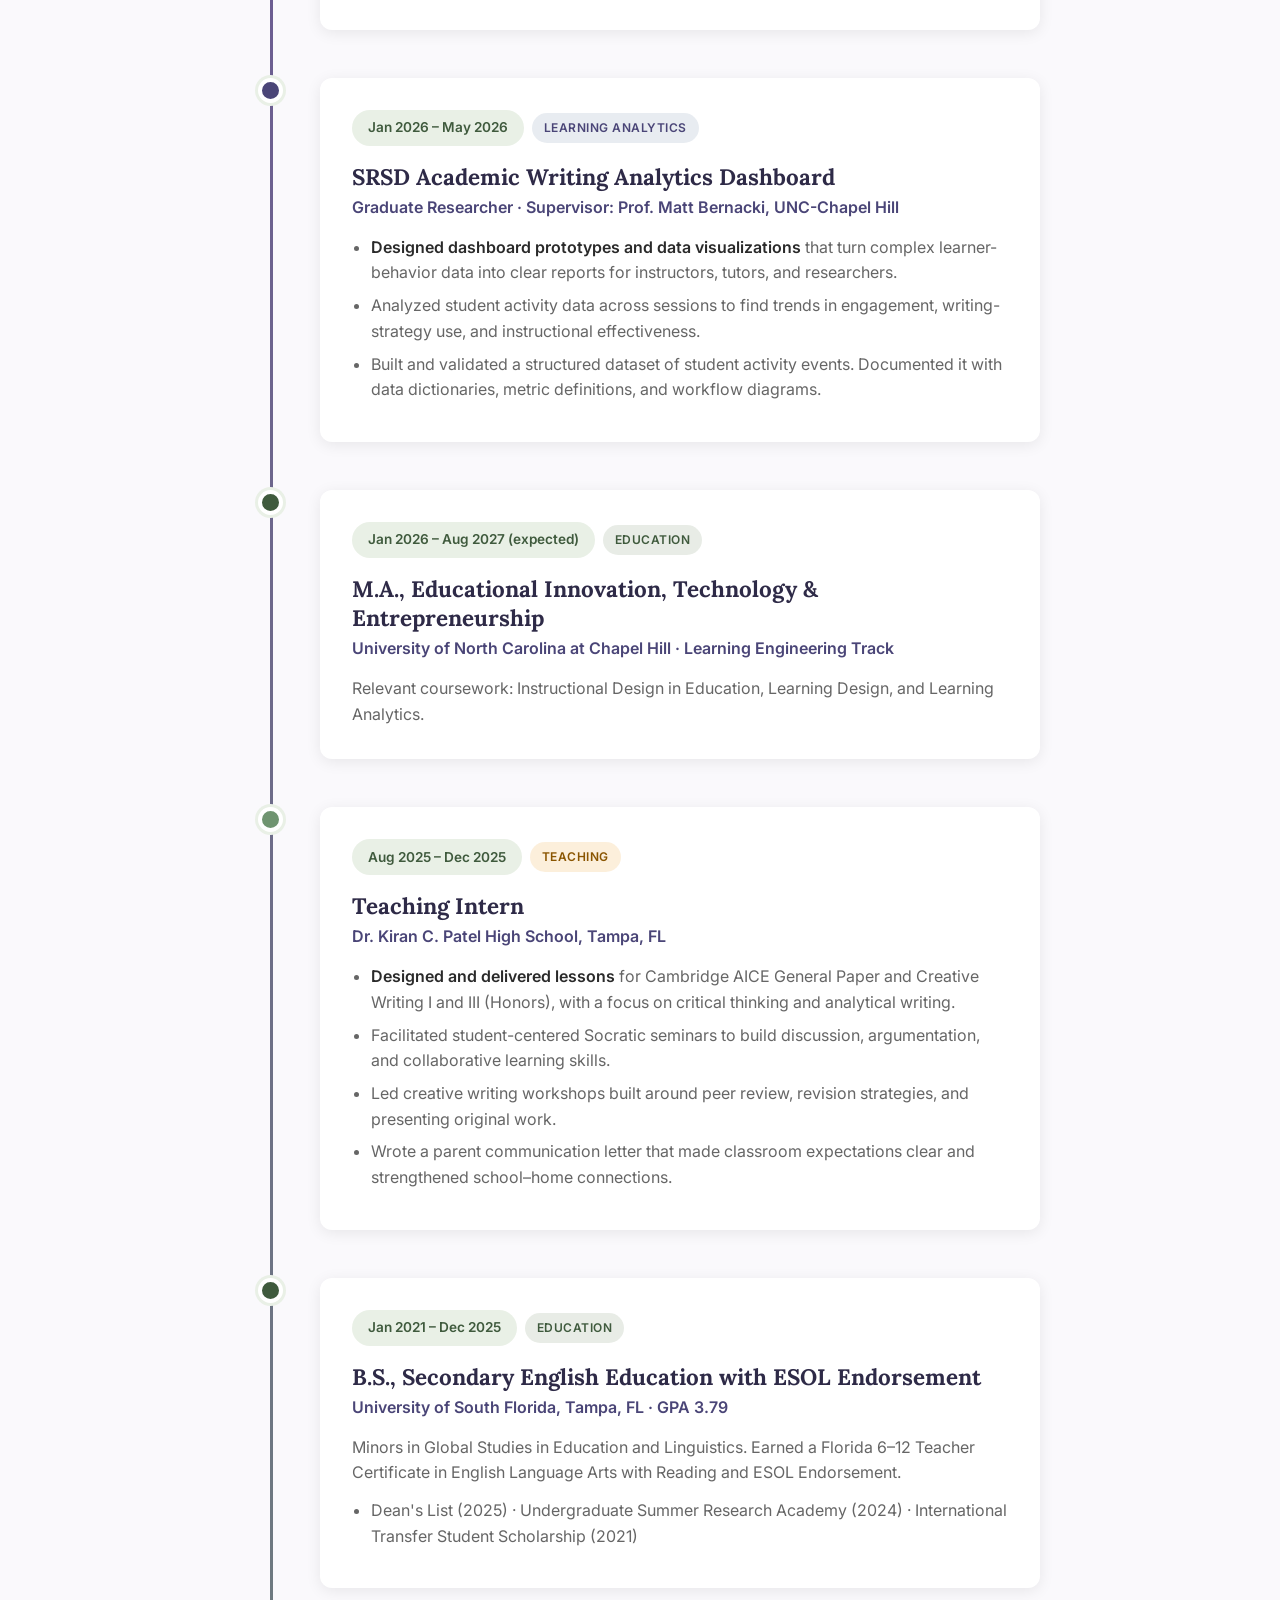
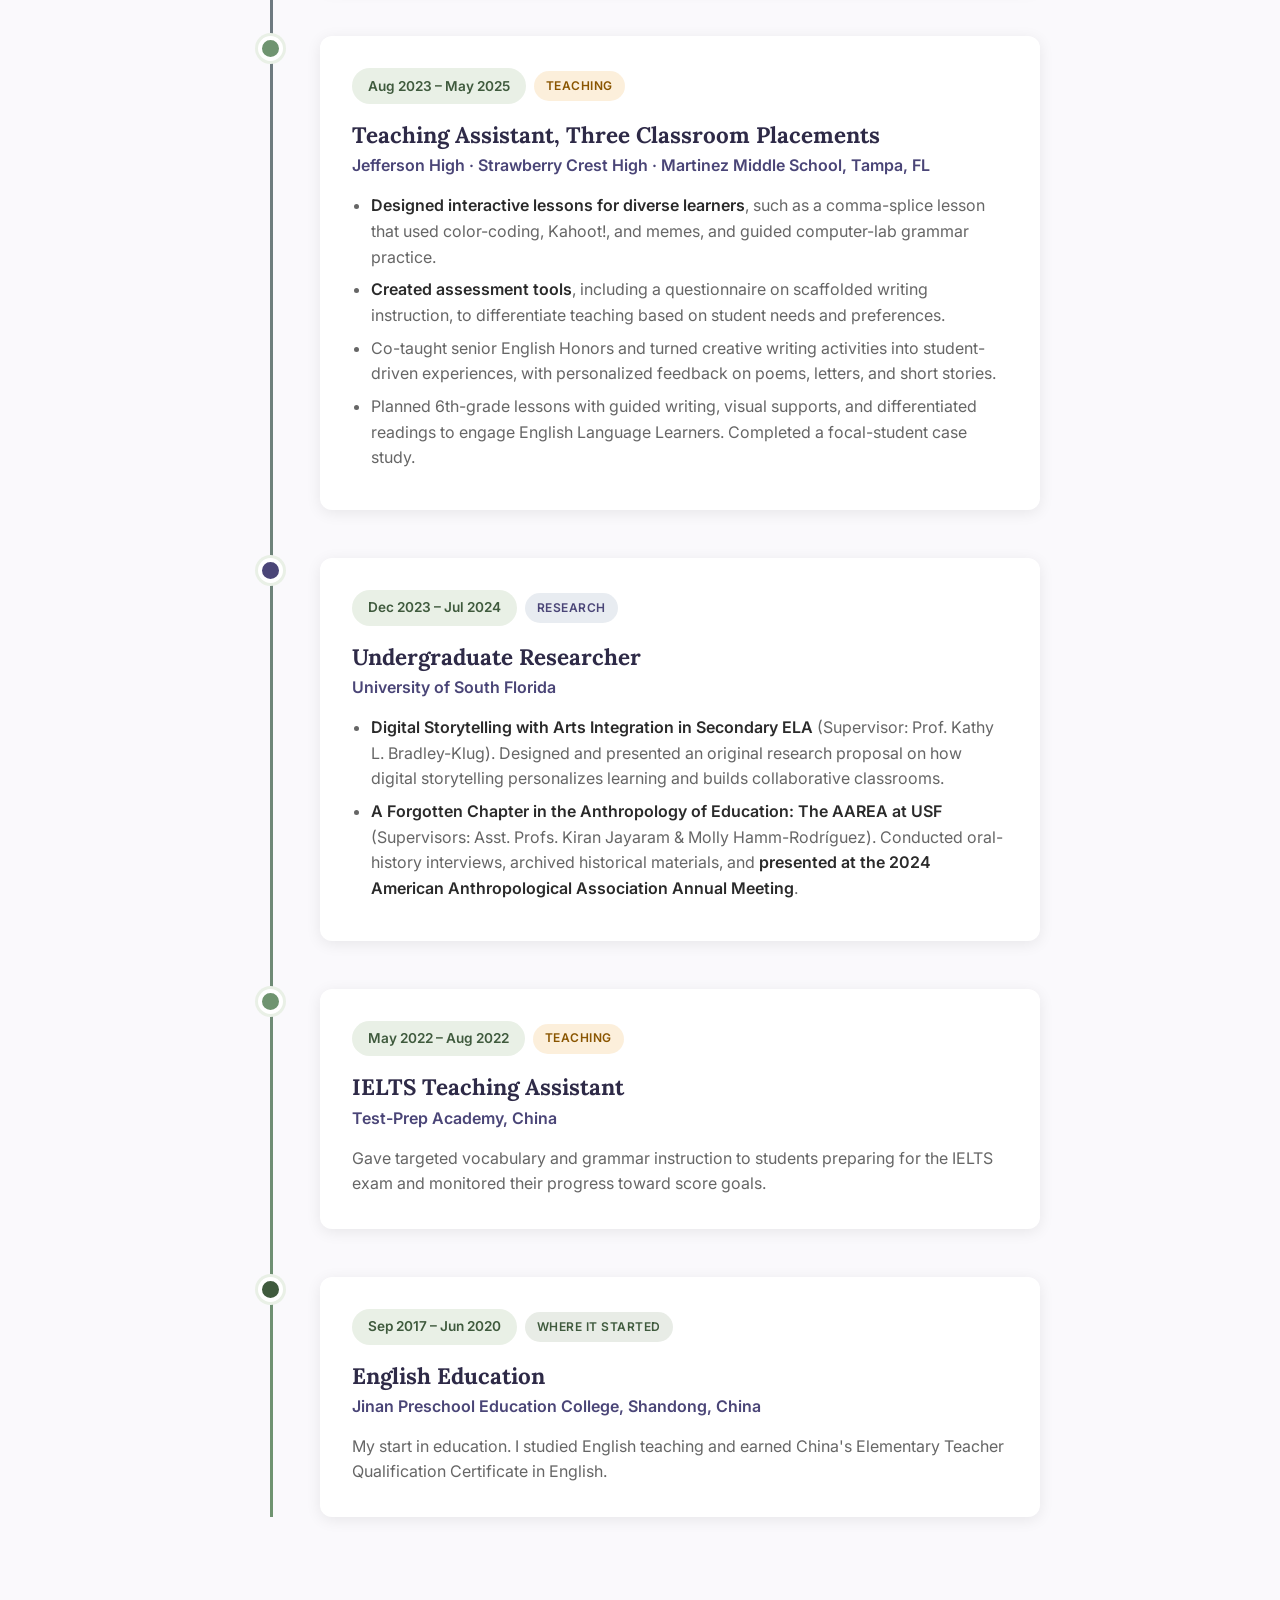
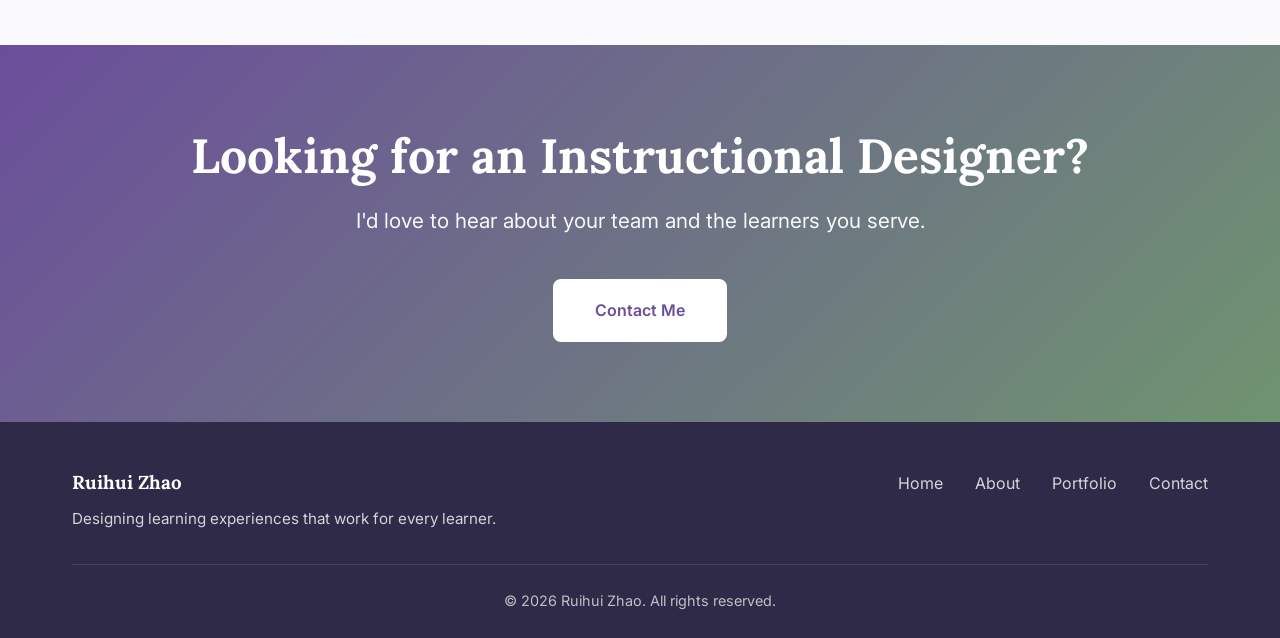
<file: about_1.html>
<!DOCTYPE html>
<html lang="en">
<head>
    <meta charset="UTF-8">
    <meta name="viewport" content="width=device-width, initial-scale=1.0">
    <title>About - Ruihui Zhao | Instructional Designer</title>
    <meta name="description" content="Ruihui Zhao is an instructional designer and learning engineer who designs learner-centered, data-informed courses and learning experiences.">
    <link rel="stylesheet" href="styles.css">
    <link rel="preconnect" href="https://fonts.googleapis.com">
    <link rel="preconnect" href="https://fonts.gstatic.com" crossorigin>
    <link href="https://fonts.googleapis.com/css2?family=Lora:wght@400;600;700&family=Inter:wght@300;400;500;600;700&display=swap" rel="stylesheet">

    <!-- About-page additions (uses the color variables from styles.css) -->
    <style>
        /* Intro */
        .about-text .lead strong { color: var(--primary); }
        .about-actions { display: flex; flex-wrap: wrap; gap: 1rem; margin-top: 2rem; }
        .about-stats { grid-template-columns: 1fr 1fr; margin-top: 1.5rem; }

        /* Skills */
        .skill-tags { display: flex; flex-wrap: wrap; gap: 0.6rem; }

        /* Journey filters */
        .journey-intro { text-align: center; color: var(--text-light); max-width: 640px; margin: 0.75rem auto 0; line-height: 1.6; }
        .journey-filters { display: flex; justify-content: center; flex-wrap: wrap; gap: 0.6rem; margin-top: 2rem; }
        .journey-filter {
            font-family: var(--font-body); font-size: 0.9rem; font-weight: 600;
            padding: 0.55rem 1.2rem; border-radius: 25px; cursor: pointer;
            background: var(--white); color: var(--secondary);
            border: 2px solid var(--secondary); transition: all 0.2s;
        }
        .journey-filter:hover { background: var(--secondary); color: var(--white); }
        .journey-filter.active { background: var(--primary); border-color: var(--primary); color: var(--white); }

        /* Timeline card details */
        .timeline-meta { display: flex; flex-wrap: wrap; align-items: center; gap: 0.5rem; margin-bottom: 1rem; }
        .timeline-meta .timeline-date { margin-bottom: 0; }
        .timeline-type {
            display: inline-block; font-size: 0.75rem; font-weight: 600; letter-spacing: 0.04em;
            text-transform: uppercase; padding: 0.3rem 0.75rem; border-radius: 20px;
        }
        .type-work     { background: rgba(221, 45, 74, 0.1);  color: var(--crushed-berry); }
        .type-teaching { background: rgba(232, 144, 5, 0.14); color: #8a5500; }
        .type-research { background: rgba(65, 101, 138, 0.12); color: var(--baltic-blue); }
        .type-education{ background: rgba(67, 100, 54, 0.12); color: var(--hunter-green); }

        .timeline-content h3 { margin-bottom: 0.25rem; }
        .timeline-org { font-weight: 600; color: var(--secondary) !important; margin-bottom: 0.9rem; }
        .timeline-summary { margin-bottom: 0.75rem; }
        .timeline-content ul { margin: 0; padding-left: 1.2rem; color: var(--text-light); line-height: 1.6; }
        .timeline-content li { margin-bottom: 0.45rem; }
        .timeline-content li strong { color: var(--text-dark); font-weight: 600; }

        .timeline-item.type-work-item .timeline-dot      { background-color: var(--primary); }
        .timeline-item.type-teaching-item .timeline-dot  { background-color: var(--carrot-orange); }
        .timeline-item.type-research-item .timeline-dot  { background-color: var(--baltic-blue); }
        .timeline-item.type-education-item .timeline-dot { background-color: var(--hunter-green); }
        .timeline-item.is-hidden { display: none; }

        @media (max-width: 600px) {
            .timeline::before { left: 12px; }
            .timeline-dot { left: 0; }
            .timeline-item { padding-left: 44px; }
            .timeline-content { padding: 1.4rem; }
            .about-stats { grid-template-columns: 1fr 1fr; }
        }
    </style>
</head>
<body>
    <!-- Navigation -->
    <nav class="navbar">
        <div class="nav-container">
            <a href="index.html" class="logo">Ruihui Zhao</a>
            <ul class="nav-menu">
                <li><a href="index.html">Home</a></li>
                <li><a href="about.html" class="active">About</a></li>
                <li><a href="portfolio.html">Portfolio</a></li>
                <li><a href="contact.html">Contact</a></li>
            </ul>
        </div>
    </nav>

    <!-- Page Header -->
    <section class="page-header">
        <div class="container">
            <h1 class="page-title">About Me</h1>
            <p class="page-description">Instructional designer, former classroom teacher, and learning engineer in training</p>
        </div>
    </section>

    <!-- About Content -->
    <section class="about-content">
        <div class="container">
            <div class="about-grid">
                <!-- Photo/Visual Section -->
                <div class="about-visual">
                    <div class="profile-placeholder">
                        <img src="profile.png" alt="Profile photo of Ruihui Zhao" class="profile-photo">
                    </div>
                    <div class="about-stats">
                        <div class="stat-box">
                            <span class="stat-number">3+</span>
                            <span class="stat-label">Years teaching &amp; designing instruction</span>
                        </div>
                        <div class="stat-box">
                            <span class="stat-number">4</span>
                            <span class="stat-label">Florida school placements</span>
                        </div>
                        <div class="stat-box">
                            <span class="stat-number">3</span>
                            <span class="stat-label">Research projects</span>
                        </div>
                        <div class="stat-box">
                            <span class="stat-number">2</span>
                            <span class="stat-label">Languages: English &amp; Mandarin</span>
                        </div>
                    </div>
                </div>

                <!-- Text Content -->
                <div class="about-text">
                    <h2>Hello! 👋</h2>
                    <p class="lead">
                        I'm an <strong>Instructional Designer</strong> who turns learning goals into
                        engaging, accessible, and data-informed learning experiences.
                    </p>
                    <p>
                        I started as a classroom teacher. As a certified 6–12 English Language Arts
                        teacher with an ESOL endorsement, I designed and taught lessons for middle and
                        high school learners, including many English Language Learners. That experience
                        taught me to begin with the learner: what they already know, where they get
                        stuck, and what keeps them engaged.
                    </p>
                    <p>
                        Today I'm pursuing a Master's in Educational Innovation, Technology, and
                        Entrepreneurship (Learning Engineering track) at UNC-Chapel Hill. I also work as an
                        instructional designer for graduate-level data science courses and manage a
                        Canvas course site for the Shuford Program in Entrepreneurship.
                    </p>
                    <p>
                        My work brings together <strong>learning design</strong>,
                        <strong>LMS development</strong>, and <strong>learning analytics</strong>. I build
                        well-structured courses, and I use learner data to find out whether they work.
                        I'm looking for an instructional design role on a collaborative team where I can
                        create learning that makes a measurable difference.
                    </p>
                    <div class="about-actions">
                        <a href="portfolio.html" class="btn btn-primary">See My Work</a>
                        <!-- Upload your CV as a PDF (without home address/phone) and update the file name below -->
                        <a href="Ruihui_Zhao_Resume.pdf" class="btn btn-secondary" target="_blank" rel="noopener">Download Résumé</a>
                    </div>
                </div>
            </div>
        </div>
    </section>

    <!-- Skills Section -->
    <section class="skills-section">
        <div class="container">
            <h2 class="section-title">Skills &amp; Expertise</h2>

            <div class="skills-categories">
                <div class="skill-category">
                    <h3>Instructional Design</h3>
                    <div class="skill-tags">
                        <span class="skill-tag">Course Design &amp; Alignment</span>
                        <span class="skill-tag">Learning Objectives</span>
                        <span class="skill-tag">Assessment Design</span>
                        <span class="skill-tag">Scaffolding &amp; Differentiation</span>
                        <span class="skill-tag">Learner-Centered Design</span>
                        <span class="skill-tag">ELL / ESOL Strategies</span>
                        <span class="skill-tag">Constructive Feedback</span>
                    </div>
                </div>

                <div class="skill-category">
                    <h3>Learning Technology &amp; Data</h3>
                    <div class="skill-tags">
                        <span class="skill-tag">Canvas LMS</span>
                        <span class="skill-tag">Figma</span>
                        <span class="skill-tag">Canva</span>
                        <span class="skill-tag">Photoshop</span>
                        <span class="skill-tag">Kahoot!</span>
                        <span class="skill-tag">Learning Analytics</span>
                        <span class="skill-tag">Dashboard Design</span>
                        <span class="skill-tag">Excel</span>
                        <span class="skill-tag">Python</span>
                        <span class="skill-tag">R</span>
                        <span class="skill-tag">MS Office</span>
                    </div>
                </div>

                <div class="skill-category">
                    <h3>Collaboration &amp; Communication</h3>
                    <div class="skill-tags">
                        <span class="skill-tag">Stakeholder Collaboration</span>
                        <span class="skill-tag">Cross-Team Coordination</span>
                        <span class="skill-tag">Project Documentation</span>
                        <span class="skill-tag">Student Advising</span>
                        <span class="skill-tag">Presenting Research</span>
                        <span class="skill-tag">Bilingual: English &amp; Mandarin</span>
                    </div>
                </div>
            </div>
        </div>
    </section>

    <!-- Education/Experience Timeline -->
    <section class="timeline-section">
        <div class="container">
            <h2 class="section-title">My Journey</h2>
            <p class="journey-intro">
                From teaching English in China, to classrooms in Florida, to designing graduate
                courses at UNC-Chapel Hill.
            </p>

            <div class="journey-filters" role="group" aria-label="Filter journey">
                <button class="journey-filter active" data-filter="all" aria-pressed="true">All</button>
                <button class="journey-filter" data-filter="work" aria-pressed="false">Design &amp; LMS</button>
                <button class="journey-filter" data-filter="teaching" aria-pressed="false">Teaching</button>
                <button class="journey-filter" data-filter="research" aria-pressed="false">Research</button>
                <button class="journey-filter" data-filter="education" aria-pressed="false">Education</button>
            </div>

            <div class="timeline">

                <!-- Instructional Designer -->
                <div class="timeline-item type-work-item" data-type="work">
                    <div class="timeline-dot"></div>
                    <div class="timeline-content">
                        <div class="timeline-meta">
                            <span class="timeline-date">Aug 2026 – Present</span>
                            <span class="timeline-type type-work">Instructional Design</span>
                        </div>
                        <h3>Instructional Designer</h3>
                        <p class="timeline-org">School of Data and Information, UNC-Chapel Hill</p>
                        <ul>
                            <li><strong>Designed and adapted parallel graduate-level courses</strong> by mapping the structure, content, and learning objectives of the Master of Applied Data Science (MADS) program.</li>
                            <li><strong>Built course milestones and progress checkpoints</strong> that help graduate students track degree progress and finish on time.</li>
                            <li>Coordinated with IT and Student Government to troubleshoot platform issues, roll out course-site updates, and support student services initiatives.</li>
                            <li>Advised students on degree requirements, course registration, and academic policies.</li>
                        </ul>
                    </div>
                </div>

                <!-- Graduate Assistant -->
                <div class="timeline-item type-work-item" data-type="work">
                    <div class="timeline-dot"></div>
                    <div class="timeline-content">
                        <div class="timeline-meta">
                            <span class="timeline-date">May 2026 – Present</span>
                            <span class="timeline-type type-work">LMS &amp; Course Support</span>
                        </div>
                        <h3>Graduate Assistant</h3>
                        <p class="timeline-org">Shuford Program in Entrepreneurship, UNC-Chapel Hill</p>
                        <ul>
                            <li><strong>Manage the Canvas LMS course</strong> for ECON 125: Introduction to Entrepreneurship, including site setup, content organization, and gradebook maintenance.</li>
                            <li>Grade assignments and give timely, constructive feedback tied to course learning outcomes.</li>
                            <li>Administer midterm and final exams with attention to academic integrity, accommodations, and accurate grade reporting.</li>
                            <li>Serve as students' main contact for Canvas navigation, submissions, and grading questions.</li>
                        </ul>
                    </div>
                </div>

                <!-- Learning Analytics Project -->
                <div class="timeline-item type-research-item" data-type="research">
                    <div class="timeline-dot"></div>
                    <div class="timeline-content">
                        <div class="timeline-meta">
                            <span class="timeline-date">Jan 2026 – May 2026</span>
                            <span class="timeline-type type-research">Learning Analytics</span>
                        </div>
                        <h3>SRSD Academic Writing Analytics Dashboard</h3>
                        <p class="timeline-org">Graduate Researcher · Supervisor: Prof. Matt Bernacki, UNC-Chapel Hill</p>
                        <ul>
                            <li><strong>Designed dashboard prototypes and data visualizations</strong> that turn complex learner-behavior data into clear reports for instructors, tutors, and researchers.</li>
                            <li>Analyzed student activity data across sessions to find trends in engagement, writing-strategy use, and instructional effectiveness.</li>
                            <li>Built and validated a structured dataset of student activity events. Documented it with data dictionaries, metric definitions, and workflow diagrams.</li>
                        </ul>
                    </div>
                </div>

                <!-- M.A. UNC -->
                <div class="timeline-item type-education-item" data-type="education">
                    <div class="timeline-dot"></div>
                    <div class="timeline-content">
                        <div class="timeline-meta">
                            <span class="timeline-date">Jan 2026 – Aug 2027 (expected)</span>
                            <span class="timeline-type type-education">Education</span>
                        </div>
                        <h3>M.A., Educational Innovation, Technology &amp; Entrepreneurship</h3>
                        <p class="timeline-org">University of North Carolina at Chapel Hill · Learning Engineering Track</p>
                        <p>Relevant coursework: Instructional Design in Education, Learning Design, and Learning Analytics.</p>
                    </div>
                </div>

                <!-- Teaching Internship -->
                <div class="timeline-item type-teaching-item" data-type="teaching">
                    <div class="timeline-dot"></div>
                    <div class="timeline-content">
                        <div class="timeline-meta">
                            <span class="timeline-date">Aug 2025 – Dec 2025</span>
                            <span class="timeline-type type-teaching">Teaching</span>
                        </div>
                        <h3>Teaching Intern</h3>
                        <p class="timeline-org">Dr. Kiran C. Patel High School, Tampa, FL</p>
                        <ul>
                            <li><strong>Designed and delivered lessons</strong> for Cambridge AICE General Paper and Creative Writing I and III (Honors), with a focus on critical thinking and analytical writing.</li>
                            <li>Facilitated student-centered Socratic seminars to build discussion, argumentation, and collaborative learning skills.</li>
                            <li>Led creative writing workshops built around peer review, revision strategies, and presenting original work.</li>
                            <li>Wrote a parent communication letter that made classroom expectations clear and strengthened school–home connections.</li>
                        </ul>
                    </div>
                </div>

                <!-- B.S. USF -->
                <div class="timeline-item type-education-item" data-type="education">
                    <div class="timeline-dot"></div>
                    <div class="timeline-content">
                        <div class="timeline-meta">
                            <span class="timeline-date">Jan 2021 – Dec 2025</span>
                            <span class="timeline-type type-education">Education</span>
                        </div>
                        <h3>B.S., Secondary English Education with ESOL Endorsement</h3>
                        <p class="timeline-org">University of South Florida, Tampa, FL · GPA 3.79</p>
                        <p class="timeline-summary">Minors in Global Studies in Education and Linguistics. Earned a Florida 6–12 Teacher Certificate in English Language Arts with Reading and ESOL Endorsement.</p>
                        <ul>
                            <li>Dean's List (2025) · Undergraduate Summer Research Academy (2024) · International Transfer Student Scholarship (2021)</li>
                        </ul>
                    </div>
                </div>

                <!-- Field Experience -->
                <div class="timeline-item type-teaching-item" data-type="teaching">
                    <div class="timeline-dot"></div>
                    <div class="timeline-content">
                        <div class="timeline-meta">
                            <span class="timeline-date">Aug 2023 – May 2025</span>
                            <span class="timeline-type type-teaching">Teaching</span>
                        </div>
                        <h3>Teaching Assistant, Three Classroom Placements</h3>
                        <p class="timeline-org">Jefferson High · Strawberry Crest High · Martinez Middle School, Tampa, FL</p>
                        <ul>
                            <li><strong>Designed interactive lessons for diverse learners</strong>, such as a comma-splice lesson that used color-coding, Kahoot!, and memes, and guided computer-lab grammar practice.</li>
                            <li><strong>Created assessment tools</strong>, including a questionnaire on scaffolded writing instruction, to differentiate teaching based on student needs and preferences.</li>
                            <li>Co-taught senior English Honors and turned creative writing activities into student-driven experiences, with personalized feedback on poems, letters, and short stories.</li>
                            <li>Planned 6th-grade lessons with guided writing, visual supports, and differentiated readings to engage English Language Learners. Completed a focal-student case study.</li>
                        </ul>
                    </div>
                </div>

                <!-- Undergraduate Research -->
                <div class="timeline-item type-research-item" data-type="research">
                    <div class="timeline-dot"></div>
                    <div class="timeline-content">
                        <div class="timeline-meta">
                            <span class="timeline-date">Dec 2023 – Jul 2024</span>
                            <span class="timeline-type type-research">Research</span>
                        </div>
                        <h3>Undergraduate Researcher</h3>
                        <p class="timeline-org">University of South Florida</p>
                        <ul>
                            <li><strong>Digital Storytelling with Arts Integration in Secondary ELA</strong> (Supervisor: Prof. Kathy L. Bradley-Klug). Designed and presented an original research proposal on how digital storytelling personalizes learning and builds collaborative classrooms.</li>
                            <li><strong>A Forgotten Chapter in the Anthropology of Education: The AAREA at USF</strong> (Supervisors: Asst. Profs. Kiran Jayaram &amp; Molly Hamm-Rodríguez). Conducted oral-history interviews, archived historical materials, and <strong>presented at the 2024 American Anthropological Association Annual Meeting</strong>.</li>
                        </ul>
                    </div>
                </div>

                <!-- IELTS TA -->
                <div class="timeline-item type-teaching-item" data-type="teaching">
                    <div class="timeline-dot"></div>
                    <div class="timeline-content">
                        <div class="timeline-meta">
                            <span class="timeline-date">May 2022 – Aug 2022</span>
                            <span class="timeline-type type-teaching">Teaching</span>
                        </div>
                        <h3>IELTS Teaching Assistant</h3>
                        <p class="timeline-org">Test-Prep Academy, China</p>
                        <p>Gave targeted vocabulary and grammar instruction to students preparing for the IELTS exam and monitored their progress toward score goals.</p>
                    </div>
                </div>

                <!-- Where it started -->
                <div class="timeline-item type-education-item" data-type="education">
                    <div class="timeline-dot"></div>
                    <div class="timeline-content">
                        <div class="timeline-meta">
                            <span class="timeline-date">Sep 2017 – Jun 2020</span>
                            <span class="timeline-type type-education">Where It Started</span>
                        </div>
                        <h3>English Education</h3>
                        <p class="timeline-org">Jinan Preschool Education College, Shandong, China</p>
                        <p>My start in education. I studied English teaching and earned China's Elementary Teacher Qualification Certificate in English.</p>
                    </div>
                </div>

            </div>
        </div>
    </section>

    <!-- CTA Section -->
    <section class="cta-section">
        <div class="container">
            <div class="cta-content">
                <h2>Looking for an Instructional Designer?</h2>
                <p>I'd love to hear about your team and the learners you serve.</p>
                <a href="contact.html" class="btn btn-light">Contact Me</a>
            </div>
        </div>
    </section>

    <!-- Footer -->
    <footer class="footer">
        <div class="container">
            <div class="footer-content">
                <div class="footer-left">
                    <h3>Ruihui Zhao</h3>
                    <p>Designing learning experiences that work for every learner.</p>
                </div>
                <div class="footer-links">
                    <a href="index.html">Home</a>
                    <a href="about.html">About</a>
                    <a href="portfolio.html">Portfolio</a>
                    <a href="contact.html">Contact</a>
                </div>
            </div>
            <div class="footer-bottom">
                <p>&copy; 2026 Ruihui Zhao. All rights reserved.</p>
            </div>
        </div>
    </footer>

    <!-- Journey filter -->
    <script>
        (function () {
            var buttons = document.querySelectorAll('.journey-filter');
            var items = document.querySelectorAll('.timeline-item');
            buttons.forEach(function (btn) {
                btn.addEventListener('click', function () {
                    var filter = btn.getAttribute('data-filter');
                    buttons.forEach(function (b) {
                        b.classList.toggle('active', b === btn);
                        b.setAttribute('aria-pressed', b === btn ? 'true' : 'false');
                    });
                    items.forEach(function (item) {
                        var show = filter === 'all' || item.getAttribute('data-type') === filter;
                        item.classList.toggle('is-hidden', !show);
                    });
                });
            });
        })();
    </script>
</body>
</html>
</file>
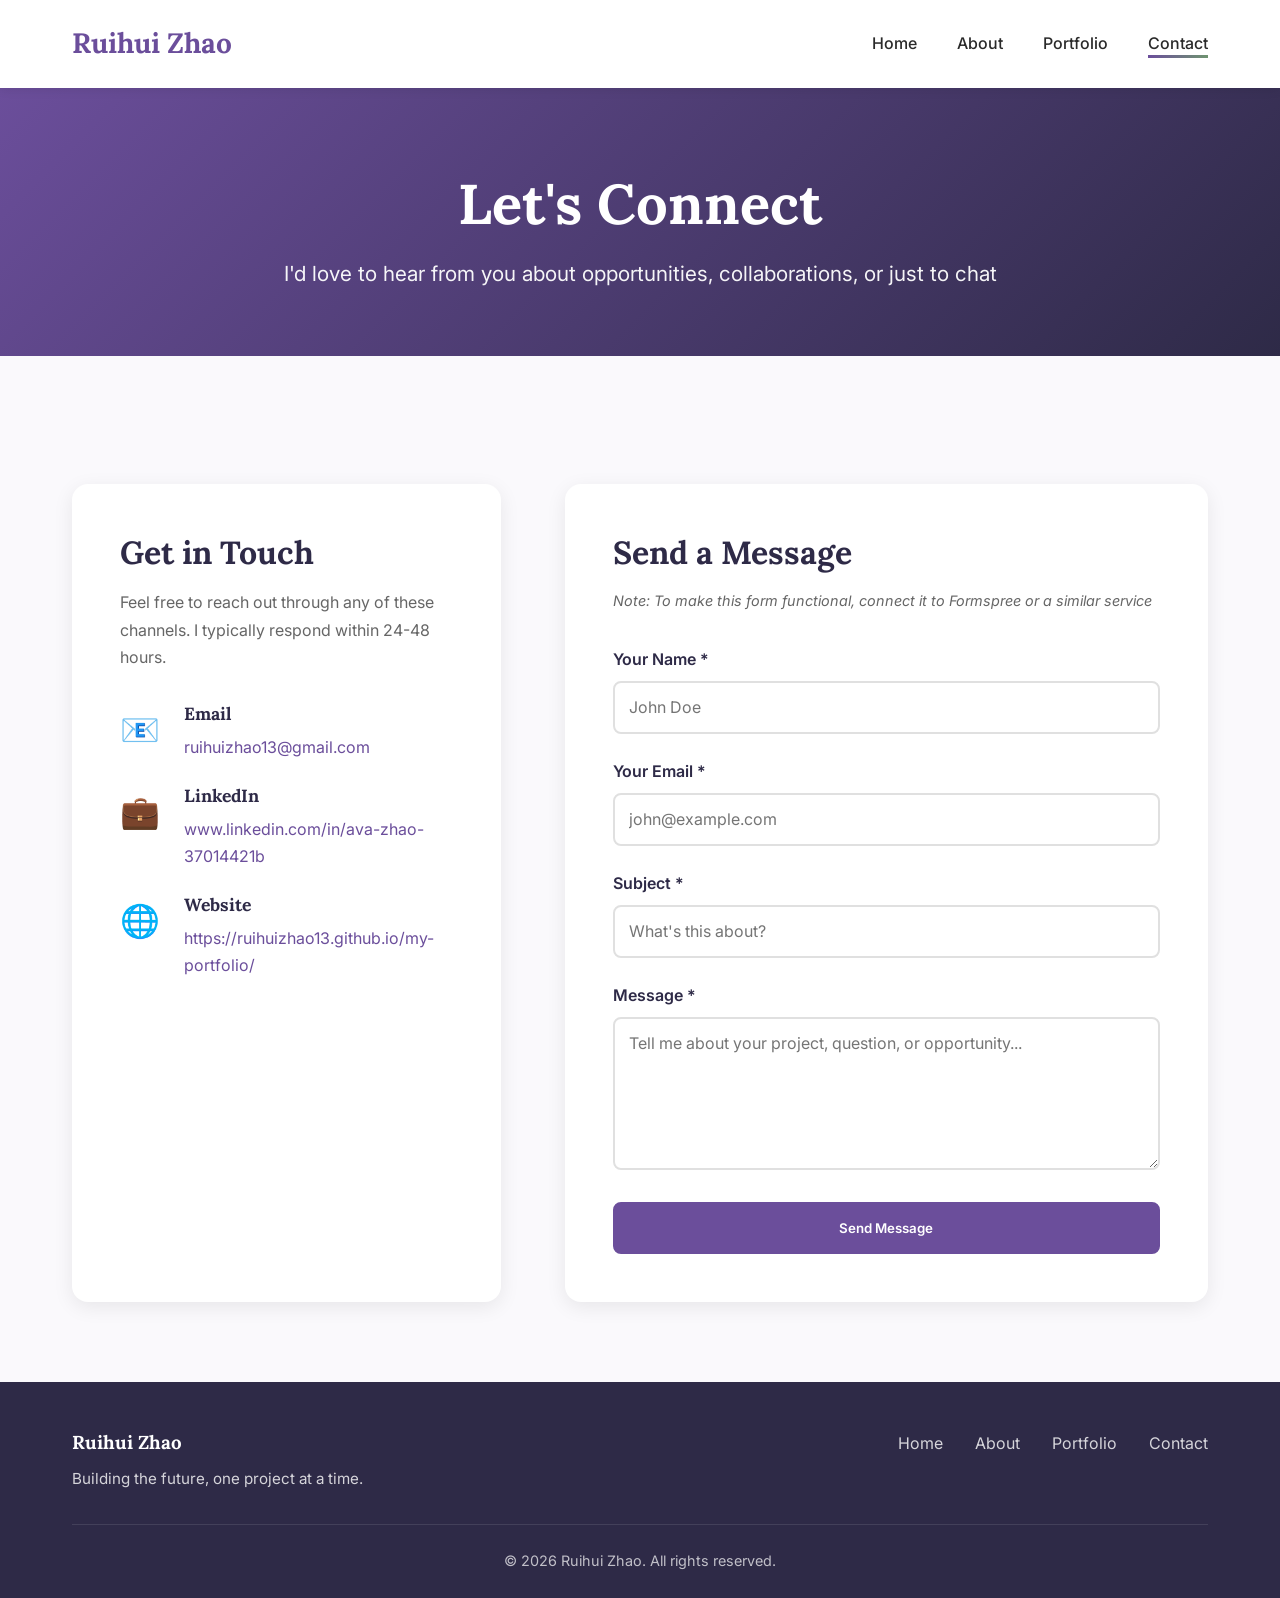
<file: contact.html>
<!DOCTYPE html>
<html lang="en">
<head>
    <meta charset="UTF-8">
    <meta name="viewport" content="width=device-width, initial-scale=1.0">
    <title>Contact - Your Name</title>
    <link rel="stylesheet" href="styles.css">
    <link rel="preconnect" href="https://fonts.googleapis.com">
    <link rel="preconnect" href="https://fonts.gstatic.com" crossorigin>
    <link href="https://fonts.googleapis.com/css2?family=Lora:wght@400;600;700&family=Inter:wght@300;400;500;600;700&display=swap" rel="stylesheet">
</head>
<body>
    <!-- Navigation -->
    <nav class="navbar">
        <div class="nav-container">
            <a href="index.html" class="logo">Ruihui Zhao</a>
            <ul class="nav-menu">
                <li><a href="index.html">Home</a></li>
                <li><a href="about.html">About</a></li>
                <li><a href="portfolio.html">Portfolio</a></li>
                <li><a href="contact.html" class="active">Contact</a></li>
            </ul>
        </div>
    </nav>

    <!-- Page Header -->
    <section class="page-header">
        <div class="container">
            <h1 class="page-title">Let's Connect</h1>
            <p class="page-description">I'd love to hear from you about opportunities, collaborations, or just to chat</p>
        </div>
    </section>

    <!-- Contact Section -->
    <section class="contact-section">
        <div class="container">
            <div class="contact-grid">
                
                <!-- Contact Information -->
                <div class="contact-info-panel">
                    <h2>Get in Touch</h2>
                    <p>Feel free to reach out through any of these channels. I typically respond within 24-48 hours.</p>
                    
                    <div class="contact-methods">
                        <div class="contact-item">
                            <div class="contact-icon">📧</div>
                            <div class="contact-details">
                                <h4>Email</h4>
                                <a href="mailto:your.email@example.com">ruihuizhao13@gmail.com</a>
                            </div>
                        </div>

                        <div class="contact-item">
                            <div class="contact-icon">💼</div>
                            <div class="contact-details">
                                <h4>LinkedIn</h4>
                                <a href="https://linkedin.com/in/yourprofile" target="_blank">www.linkedin.com/in/ava-zhao-37014421b</a>
                            </div>
                        </div>

                        <div class="contact-item">
                            <div class="contact-icon">🌐</div>
                            <div class="contact-details">
                                <h4>Website</h4>
                                <a href="#">https://ruihuizhao13.github.io/my-portfolio/</a>
                            </div>
                        </div>
                    </div>
                </div>

                <!-- Contact Form -->
                <div class="contact-form-panel">
                    <h2>Send a Message</h2>
                    <p class="form-instruction">
                        <em>Note: To make this form functional, connect it to Formspree or a similar service</em>
                    </p>
                    
                    <form class="contact-form" action="#" method="POST">
                        <div class="form-group">
                            <label for="name">Your Name *</label>
                            <input type="text" id="name" name="name" placeholder="John Doe" required>
                        </div>

                        <div class="form-group">
                            <label for="email">Your Email *</label>
                            <input type="email" id="email" name="email" placeholder="john@example.com" required>
                        </div>

                        <div class="form-group">
                            <label for="subject">Subject *</label>
                            <input type="text" id="subject" name="subject" placeholder="What's this about?" required>
                        </div>

                        <div class="form-group">
                            <label for="message">Message *</label>
                            <textarea id="message" name="message" rows="6" placeholder="Tell me about your project, question, or opportunity..." required></textarea>
                        </div>

                        <button type="submit" class="btn btn-primary btn-full">Send Message</button>
                    </form>
                </div>

            </div>
        </div>
    </section>

    <!-- Footer -->
    <footer class="footer">
        <div class="container">
            <div class="footer-content">
                <div class="footer-left">
                    <h3>Ruihui Zhao</h3>
                    <p>Building the future, one project at a time.</p>
                </div>
                <div class="footer-links">
                    <a href="index.html">Home</a>
                    <a href="about.html">About</a>
                    <a href="portfolio.html">Portfolio</a>
                    <a href="contact.html">Contact</a>
                </div>
            </div>
            <div class="footer-bottom">
                <p>&copy; 2026 Ruihui Zhao. All rights reserved.</p>
            </div>
        </div>
    </footer>
</body>
</html>
</file>
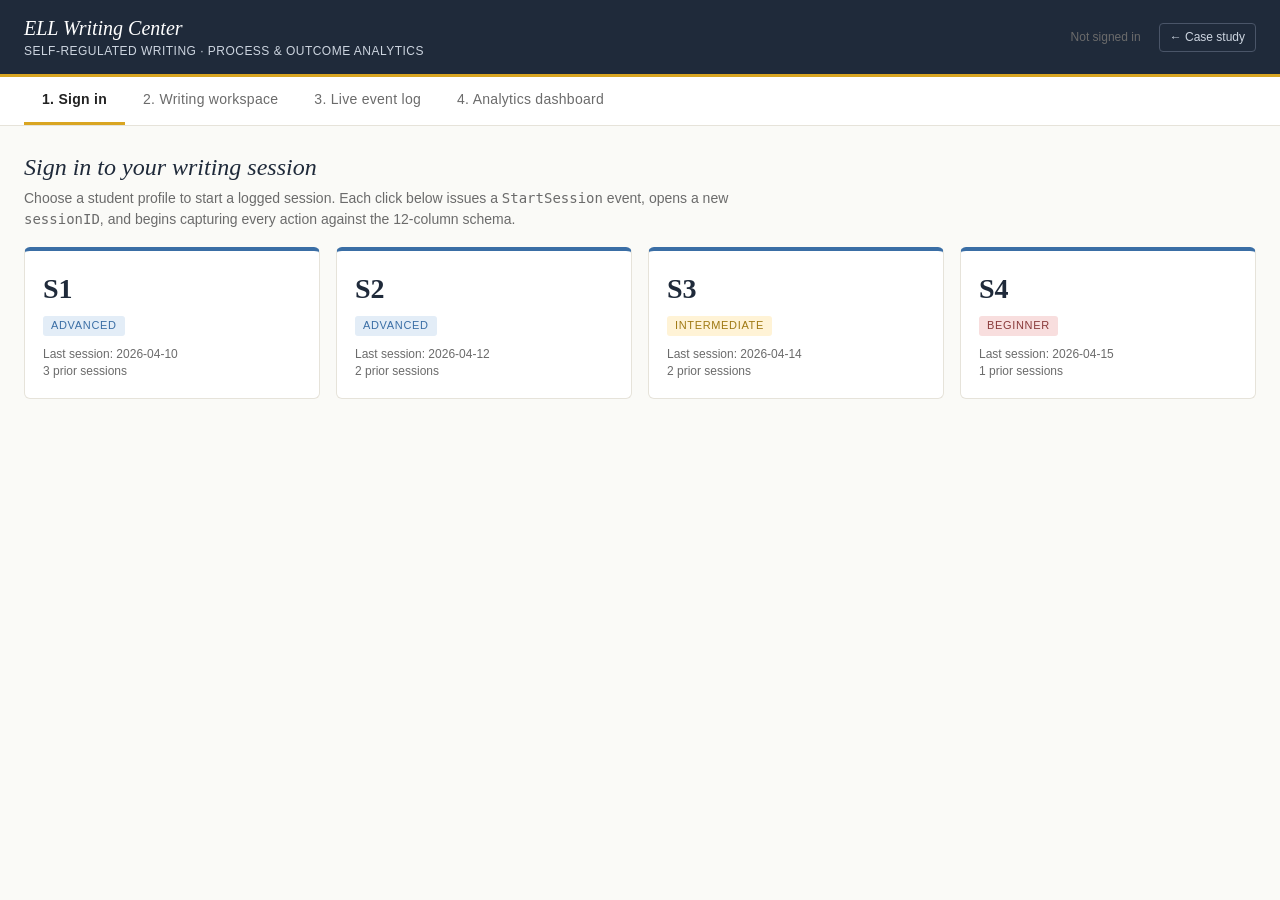
<file: ell-writing-center-demo.html>
<!DOCTYPE html>
<html lang="en">
<head>
<meta charset="UTF-8" />
<meta name="viewport" content="width=device-width, initial-scale=1.0" />
<title>ELL Writing Center — Interactive Demo | Ruihui Zhao</title>
<style>
  :root {
    --planning:#3a6ea5;
    --writing:#d9a521;
    --revision:#b14b4b;
    --metacog:#2f8f8a;
    --social:#86b4b0;
    --system:#5b6770;
    --bg:#fafaf7;
    --panel:#ffffff;
    --ink:#222;
    --muted:#6b6b6b;
    --rule:#e6e3da;
    --accent:#d9a521;
  }
  *{box-sizing:border-box}
  body{
    margin:0;font-family:"Calibri","Helvetica Neue",Arial,sans-serif;
    color:var(--ink);background:var(--bg);font-size:14px;line-height:1.45;
  }
  header.topbar{
    display:flex;align-items:center;justify-content:space-between;
    padding:14px 24px;background:#1f2a3a;color:#fff;border-bottom:3px solid var(--accent);
  }
  header.topbar h1{
    margin:0;font-family:Georgia,serif;font-style:italic;font-weight:normal;font-size:20px;
  }
  header.topbar .crumb{font-size:12px;color:#cdd5e0;letter-spacing:.04em;text-transform:uppercase}
  nav.tabs{
    display:flex;background:#fff;border-bottom:1px solid var(--rule);padding:0 24px;gap:0;
  }
  nav.tabs button{
    background:transparent;border:none;padding:12px 18px;font:inherit;color:var(--muted);
    cursor:pointer;border-bottom:3px solid transparent;letter-spacing:.02em;
  }
  nav.tabs button.active{color:var(--ink);border-bottom-color:var(--accent);font-weight:600}
  nav.tabs button:hover{color:var(--ink)}
  main{padding:24px;max-width:1400px;margin:0 auto}
  .view{display:none}
  .view.active{display:block}
  h2.section{
    font-family:Georgia,serif;font-style:italic;font-weight:normal;
    font-size:24px;margin:0 0 4px 0;color:#1f2a3a;
  }
  p.lede{color:var(--muted);margin:0 0 18px 0;max-width:780px}
  /* ---------- Login view ---------- */
  .login-grid{display:grid;grid-template-columns:repeat(4,1fr);gap:16px;margin-top:18px}
  .student-card{
    background:var(--panel);border:1px solid var(--rule);border-radius:6px;
    padding:18px;cursor:pointer;transition:transform .1s,border-color .1s;
    border-top:4px solid var(--planning);
  }
  .student-card:hover{transform:translateY(-2px);border-color:var(--accent)}
  .student-card .id{
    font-family:Georgia,serif;font-size:28px;color:#1f2a3a;font-weight:bold;
  }
  .student-card .prof{
    display:inline-block;padding:2px 8px;border-radius:3px;font-size:11px;
    text-transform:uppercase;letter-spacing:.06em;margin-top:6px;
  }
  .prof.adv{background:#e3edf7;color:#3a6ea5}
  .prof.int{background:#fff3d6;color:#a07a14}
  .prof.beg{background:#f8dede;color:#8a3a3a}
  .student-card .meta{margin-top:10px;font-size:12px;color:var(--muted)}
  /* ---------- Workspace view ---------- */
  .workspace{display:grid;grid-template-columns:240px 1fr 360px;gap:16px}
  .panel{
    background:var(--panel);border:1px solid var(--rule);border-radius:6px;padding:14px;
  }
  .panel h3{
    margin:0 0 10px 0;font-family:Georgia,serif;font-style:italic;font-size:15px;
    color:#1f2a3a;font-weight:normal;border-bottom:1px solid var(--rule);padding-bottom:6px;
  }
  .tool-btn{
    display:flex;align-items:center;gap:8px;width:100%;text-align:left;
    background:#fff;border:1px solid var(--rule);border-radius:4px;
    padding:8px 10px;margin-bottom:6px;cursor:pointer;font:inherit;font-size:13px;
  }
  .tool-btn:hover{background:#f4f1e8;border-color:var(--accent)}
  .tool-btn .dot{width:8px;height:8px;border-radius:50%;flex-shrink:0}
  .editor-wrap{display:flex;flex-direction:column;gap:10px}
  .editor-meta{
    display:flex;justify-content:space-between;font-size:12px;color:var(--muted);
    padding:6px 4px;
  }
  textarea#draft{
    width:100%;min-height:380px;border:1px solid var(--rule);border-radius:6px;
    padding:14px;font:14px/1.6 Georgia,serif;background:#fff;resize:vertical;
  }
  textarea#draft:focus{outline:none;border-color:var(--accent)}
  .goal-strip{
    background:#fffaeb;border-left:4px solid var(--accent);padding:10px 12px;
    font-size:13px;color:#5a4a14;border-radius:4px;
  }
  .goal-strip.empty{color:#999;background:#f6f5ef;border-left-color:var(--rule)}
  /* Live log */
  .log-table{font-size:11.5px;border-collapse:collapse;width:100%}
  .log-table th{
    text-align:left;font-weight:normal;font-size:10px;color:var(--muted);
    text-transform:uppercase;letter-spacing:.05em;padding:4px 6px;
    border-bottom:1px solid var(--rule);
  }
  .log-table td{padding:5px 6px;vertical-align:top;border-bottom:1px dotted #eee}
  .log-table tr:last-child td{animation:flash 1s ease}
  @keyframes flash{0%{background:#fff3d6}100%{background:transparent}}
  .cat-pill{
    display:inline-block;width:7px;height:7px;border-radius:50%;
    margin-right:5px;vertical-align:middle;
  }
  .log-scroll{max-height:520px;overflow-y:auto}
  .log-foot{
    display:flex;justify-content:space-between;font-size:11px;color:var(--muted);
    margin-top:8px;padding-top:8px;border-top:1px solid var(--rule);
  }
  /* ---------- Analytics ---------- */
  .metrics-grid{
    display:grid;grid-template-columns:repeat(5,1fr);gap:12px;margin-bottom:20px;
  }
  .metric-card{
    background:var(--panel);border:1px solid var(--rule);border-radius:6px;
    padding:14px;border-top:4px solid var(--planning);
  }
  .metric-card.writing{border-top-color:var(--writing)}
  .metric-card.revision{border-top-color:var(--revision)}
  .metric-card.metacog{border-top-color:var(--metacog)}
  .metric-card.social{border-top-color:var(--social)}
  .metric-card .label{
    font-size:11px;text-transform:uppercase;letter-spacing:.06em;color:var(--muted);
  }
  .metric-card .value{
    font-family:Georgia,serif;font-size:32px;font-weight:bold;color:#1f2a3a;
    line-height:1.1;margin:6px 0 2px;
  }
  .metric-card .formula{font-size:11px;color:var(--muted);font-style:italic}
  .quality-grid{
    display:grid;grid-template-columns:repeat(4,1fr);gap:12px;margin-bottom:20px;
  }
  .quality-card{
    background:#fff;border:1px solid var(--rule);border-radius:6px;padding:12px;
  }
  .quality-card .label{font-size:11px;color:var(--muted);text-transform:uppercase}
  .quality-card .value{
    font-family:Georgia,serif;font-size:22px;color:#1f2a3a;font-weight:bold;margin-top:4px;
  }
  .timeline{
    background:#fff;border:1px solid var(--rule);border-radius:6px;padding:14px;
    margin-bottom:20px;
  }
  .timeline h3{
    margin:0 0 12px 0;font-family:Georgia,serif;font-style:italic;
    font-size:15px;font-weight:normal;color:#1f2a3a;
  }
  .tl-bar{
    position:relative;height:46px;background:#f6f5ef;border-radius:4px;overflow:hidden;
  }
  .tl-evt{
    position:absolute;top:8px;height:30px;width:14px;border-radius:2px;cursor:default;
  }
  .tl-evt:hover{outline:2px solid #1f2a3a}
  .legend{display:flex;gap:14px;font-size:11px;color:var(--muted);margin-top:8px;flex-wrap:wrap}
  .legend span{display:flex;align-items:center;gap:5px}
  .legend i{width:10px;height:10px;display:inline-block;border-radius:2px}
  /* generic */
  .empty-state{
    padding:40px;text-align:center;color:var(--muted);
    border:1px dashed var(--rule);border-radius:6px;
  }
  button.primary{
    background:var(--accent);color:#fff;border:none;padding:8px 16px;
    border-radius:4px;cursor:pointer;font:inherit;font-weight:600;
  }
  button.primary:hover{background:#b88a18}
  .session-status{
    display:flex;align-items:center;gap:8px;font-size:12px;color:var(--muted);
  }
  .pulse{
    width:8px;height:8px;background:#3a8c5f;border-radius:50%;
    animation:pulse 1.5s infinite;
  }
  @keyframes pulse{
    0%,100%{box-shadow:0 0 0 0 rgba(58,140,95,.6)}
    50%{box-shadow:0 0 0 6px rgba(58,140,95,0)}
  }
  dialog{
    border:1px solid var(--rule);border-radius:6px;padding:20px;max-width:420px;
  }
  dialog input,dialog select,dialog textarea{
    width:100%;padding:8px;border:1px solid var(--rule);border-radius:4px;
    font:inherit;margin-top:4px;
  }
  dialog label{font-size:12px;color:var(--muted);display:block;margin-top:10px}
  dialog .actions{display:flex;justify-content:flex-end;gap:8px;margin-top:16px}
  dialog button{
    background:#fff;border:1px solid var(--rule);padding:7px 14px;
    border-radius:4px;cursor:pointer;font:inherit;
  }
  dialog button.primary{background:var(--accent);color:#fff;border-color:var(--accent)}
</style>
</head>
<body>

<header class="topbar">
  <div>
    <h1>ELL Writing Center</h1>
    <div class="crumb">Self-Regulated Writing &middot; Process &amp; Outcome Analytics</div>
  </div>
  <div style="display:flex;align-items:center;gap:18px">
    <div class="session-status" id="status">Not signed in</div>
    <a href="project-report-1.html" style="color:#cdd5e0;font-size:12px;text-decoration:none;border:1px solid #4a5568;padding:5px 10px;border-radius:4px">← Case study</a>
  </div>
</header>

<nav class="tabs">
  <button data-view="login" class="active">1. Sign in</button>
  <button data-view="workspace">2. Writing workspace</button>
  <button data-view="log">3. Live event log</button>
  <button data-view="analytics">4. Analytics dashboard</button>
</nav>

<main>

<!-- ============== LOGIN ============== -->
<section class="view active" id="view-login">
  <h2 class="section">Sign in to your writing session</h2>
  <p class="lede">
    Choose a student profile to start a logged session. Each click below issues a
    <code>StartSession</code> event, opens a new <code>sessionID</code>, and begins
    capturing every action against the 12-column schema.
  </p>
  <div class="login-grid" id="loginGrid"></div>
</section>

<!-- ============== WORKSPACE ============== -->
<section class="view" id="view-workspace">
  <h2 class="section">Writing workspace</h2>
  <p class="lede">
    Each tool action is captured as a discrete event. Pauses between keystrokes are
    measured automatically and stored as <code>pauseSeconds</code>. Type in the editor
    to fire <code>WriteText</code> / <code>ReviseText</code> events.
  </p>
  <div class="workspace">
    <!-- Tool palette -->
    <div class="panel">
      <h3>SRL Tools</h3>
      <button class="tool-btn" data-tool="SetGoal"><span class="dot" style="background:var(--planning)"></span>Set goal</button>
      <button class="tool-btn" data-tool="PlanOutline"><span class="dot" style="background:var(--planning)"></span>Plan outline</button>
      <button class="tool-btn" data-tool="SearchResource"><span class="dot" style="background:var(--metacog)"></span>Search resource</button>
      <button class="tool-btn" data-tool="OpenResource"><span class="dot" style="background:var(--metacog)"></span>Open resource</button>
      <button class="tool-btn" data-tool="HighlightText"><span class="dot" style="background:var(--metacog)"></span>Highlight text</button>
      <button class="tool-btn" data-tool="CheckRubric"><span class="dot" style="background:var(--metacog)"></span>Check rubric</button>
      <button class="tool-btn" data-tool="SelfEvaluate"><span class="dot" style="background:var(--metacog)"></span>Self evaluate</button>
      <button class="tool-btn" data-tool="RequestFeedback"><span class="dot" style="background:var(--social)"></span>Request feedback</button>
      <button class="tool-btn" data-tool="SentimentTag"><span class="dot" style="background:var(--writing)"></span>Tag sentiment</button>
      <button class="tool-btn" data-tool="EndSession" style="margin-top:14px;border-color:var(--revision);color:var(--revision)">End session</button>
    </div>
    <!-- Editor -->
    <div class="editor-wrap">
      <div class="goal-strip empty" id="goalStrip">No goal set yet — click "Set goal" to begin planning.</div>
      <textarea id="draft" placeholder="Start drafting your essay here. Each keystroke is captured as a WriteText event; deletions are logged as ReviseText with a negative charCount."></textarea>
      <div class="editor-meta">
        <span><b id="wordCount">0</b> words &middot; <b id="charLive">0</b> chars &middot; pause <b id="pauseLive">0</b>s</span>
        <span id="sessionLabel">No active session</span>
      </div>
    </div>
    <!-- Mini live log -->
    <div class="panel">
      <h3>Last 8 events</h3>
      <div id="miniLog" style="font-size:12px"></div>
    </div>
  </div>
</section>

<!-- ============== LIVE LOG ============== -->
<section class="view" id="view-log">
  <h2 class="section">Live event log</h2>
  <p class="lede">
    The full 12-column CSV stream — exactly as it would import into Excel or Python.
    Newest event is at the bottom and flashes briefly. You can export the current log
    as a <code>.csv</code> file.
  </p>
  <div style="display:flex;justify-content:space-between;align-items:center;margin-bottom:8px">
    <div class="legend">
      <span><i style="background:var(--planning)"></i>Planning</span>
      <span><i style="background:var(--writing)"></i>Writing</span>
      <span><i style="background:var(--revision)"></i>Revision</span>
      <span><i style="background:var(--metacog)"></i>Metacog</span>
      <span><i style="background:var(--social)"></i>Social</span>
      <span><i style="background:var(--system)"></i>System</span>
    </div>
    <div>
      <button class="primary" id="exportCsv">Export CSV</button>
    </div>
  </div>
  <div class="panel">
    <div class="log-scroll">
      <table class="log-table">
        <thead>
          <tr>
            <th>timestamp</th><th>studentID</th><th>sessionID</th><th>eventType</th>
            <th>eventDetail</th><th>charCount</th><th>pauseSec</th>
            <th>resourceURL</th><th>rubric</th><th>feedback</th><th>sentiment</th>
          </tr>
        </thead>
        <tbody id="fullLog"></tbody>
      </table>
    </div>
    <div class="log-foot">
      <span><b id="logCount">0</b> events recorded</span>
      <span>Schema v1.0 &middot; 12 columns &middot; ISO 8601 UTC</span>
    </div>
  </div>
</section>

<!-- ============== ANALYTICS ============== -->
<section class="view" id="view-analytics">
  <h2 class="section">Analytics dashboard</h2>
  <p class="lede">
    Process and outcome metrics computed live from the event stream using the
    formulas defined in your analytic-rules slide.
  </p>

  <div class="metrics-grid">
    <div class="metric-card">
      <div class="label">Planning Score</div>
      <div class="value" id="mPlan">0</div>
      <div class="formula"># SetGoal + PlanOutline</div>
    </div>
    <div class="metric-card writing">
      <div class="label">Translation Fluency</div>
      <div class="value" id="mFluency">0.0</div>
      <div class="formula">words ÷ writing-min</div>
    </div>
    <div class="metric-card revision">
      <div class="label">Revision Score</div>
      <div class="value" id="mRevision">0</div>
      <div class="formula">|Σ negative charCount|</div>
    </div>
    <div class="metric-card metacog">
      <div class="label">Metacog Score</div>
      <div class="value" id="mMeta">0</div>
      <div class="formula"># Rubric + Highlight + SelfEval</div>
    </div>
    <div class="metric-card social">
      <div class="label">Social Support</div>
      <div class="value" id="mSocial">0</div>
      <div class="formula"># Request + Receive Feedback</div>
    </div>
  </div>

  <h3 style="font-family:Georgia,serif;font-style:italic;font-weight:normal;color:#1f2a3a;margin:8px 0">Writing-quality metrics</h3>
  <div class="quality-grid">
    <div class="quality-card"><div class="label">Word Count</div><div class="value" id="qWords">0</div></div>
    <div class="quality-card"><div class="label">TTR (lex. diversity)</div><div class="value" id="qTTR">0.00</div></div>
    <div class="quality-card"><div class="label">Avg sentence length</div><div class="value" id="qASL">0.0</div></div>
    <div class="quality-card"><div class="label">Grammar errors (mock)</div><div class="value" id="qGE">0</div></div>
  </div>

  <div class="timeline">
    <h3>Session timeline</h3>
    <div class="tl-bar" id="tlBar"></div>
    <div class="legend" style="margin-top:10px">
      <span><i style="background:var(--planning)"></i>Planning</span>
      <span><i style="background:var(--writing)"></i>Writing</span>
      <span><i style="background:var(--revision)"></i>Revision</span>
      <span><i style="background:var(--metacog)"></i>Metacog</span>
      <span><i style="background:var(--social)"></i>Social</span>
      <span><i style="background:var(--system)"></i>System</span>
    </div>
  </div>
</section>

</main>

<!-- ===== Modals ===== -->
<dialog id="dlg">
  <h3 id="dlgTitle" style="margin-top:0;font-family:Georgia,serif;font-style:italic;font-weight:normal"></h3>
  <div id="dlgBody"></div>
  <div class="actions">
    <button id="dlgCancel">Cancel</button>
    <button class="primary" id="dlgOk">Confirm</button>
  </div>
</dialog>

<script>
/* =============== Data model =============== */
const STUDENTS = [
  {id:"S1",prof:"Advanced",prof_class:"adv",last:"2026-04-10",sessions:3},
  {id:"S2",prof:"Advanced",prof_class:"adv",last:"2026-04-12",sessions:2},
  {id:"S3",prof:"Intermediate",prof_class:"int",last:"2026-04-14",sessions:2},
  {id:"S4",prof:"Beginner",prof_class:"beg",last:"2026-04-15",sessions:1},
];
const CATEGORY = {
  StartSession:"system", EndSession:"system",
  SetGoal:"planning", PlanOutline:"planning",
  WriteText:"writing", SentimentTag:"writing",
  ReviseText:"revision",
  SearchResource:"metacog", OpenResource:"metacog",
  HighlightText:"metacog", CheckRubric:"metacog", SelfEvaluate:"metacog",
  RequestFeedback:"social", ReceiveFeedback:"social",
};
const CAT_COLOR = {
  planning:"#3a6ea5", writing:"#d9a521", revision:"#b14b4b",
  metacog:"#2f8f8a", social:"#86b4b0", system:"#5b6770",
};
let state = {
  student:null, sessionId:null, sessionStart:null,
  log:[], lastEventAt:null, lastDraft:"", goal:"",
  writingSeconds:0, totalWords:0,
};

/* =============== Helpers =============== */
const $ = q => document.querySelector(q);
const $$ = q => Array.from(document.querySelectorAll(q));
const isoNow = () => new Date().toISOString().replace(/\.\d+Z$/,"Z");

function log(eventType, detail="", extras={}){
  if(!state.student){ alert("Sign in first."); return; }
  const now = new Date();
  const pauseSec = state.lastEventAt ? Math.round((now - state.lastEventAt)/1000) : 0;
  const evt = {
    timestamp: isoNow(),
    studentID: state.student.id,
    sessionID: state.sessionId,
    eventType,
    eventDetail: detail,
    textDelta: extras.textDelta || "",
    charCount: extras.charCount ?? "",
    pauseSeconds: pauseSec,
    resourceURL: extras.resourceURL || "",
    rubricCheck: extras.rubricCheck ?? "",
    feedbackTarget: extras.feedbackTarget || "",
    sentimentTag: extras.sentimentTag || "",
  };
  state.log.push(evt);
  state.lastEventAt = now;
  renderFullLog();
  renderMiniLog();
  renderAnalytics();
}

/* =============== Login =============== */
function renderLogin(){
  $("#loginGrid").innerHTML = STUDENTS.map(s => `
    <div class="student-card" data-id="${s.id}">
      <div class="id">${s.id}</div>
      <div class="prof ${s.prof_class}">${s.prof}</div>
      <div class="meta">Last session: ${s.last}<br>${s.sessions} prior sessions</div>
    </div>
  `).join("");
  $$(".student-card").forEach(c => c.addEventListener("click", () => signIn(c.dataset.id)));
}

function signIn(id){
  const s = STUDENTS.find(x => x.id === id);
  state.student = s;
  const ts = new Date();
  state.sessionId = `${s.id}_sess${s.sessions+1}`;
  state.sessionStart = ts;
  state.lastEventAt = null;
  state.log = [];
  state.goal = "";
  state.lastDraft = "";
  $("#draft").value = "";
  $("#goalStrip").className = "goal-strip empty";
  $("#goalStrip").textContent = 'No goal set yet — click "Set goal" to begin planning.';
  $("#sessionLabel").textContent = `Session ${state.sessionId}`;
  $("#status").innerHTML = `<span class="pulse"></span> ${s.id} (${s.prof}) &middot; ${state.sessionId}`;
  log("StartSession", `Start of writing session ${state.sessionId}`);
  switchView("workspace");
}

/* =============== Tabs =============== */
function switchView(name){
  $$("nav.tabs button").forEach(b => b.classList.toggle("active", b.dataset.view === name));
  $$(".view").forEach(v => v.classList.toggle("active", v.id === `view-${name}`));
}
$$("nav.tabs button").forEach(b => b.addEventListener("click", () => switchView(b.dataset.view)));

/* =============== Workspace =============== */
const draft = $("#draft");
let writingTimer = null;
draft.addEventListener("input", () => {
  if(!state.student) return;
  const cur = draft.value;
  const delta = cur.length - state.lastDraft.length;
  if(delta > 0){
    log("WriteText", `Typed: '${cur.slice(state.lastDraft.length, state.lastDraft.length+30).trim()}…'`,
      {textDelta: cur.slice(state.lastDraft.length, state.lastDraft.length+60), charCount: delta});
  } else if(delta < 0){
    log("ReviseText", `Deleted ${Math.abs(delta)} character${Math.abs(delta)>1?'s':''}`,
      {charCount: delta});
  }
  state.lastDraft = cur;
  $("#wordCount").textContent = (cur.trim().match(/\S+/g) || []).length;
  $("#charLive").textContent = cur.length;
});
setInterval(() => {
  if(state.student && state.lastEventAt){
    const sec = Math.round((new Date() - state.lastEventAt)/1000);
    $("#pauseLive").textContent = sec;
  }
},500);

$$(".tool-btn").forEach(btn => {
  btn.addEventListener("click", () => handleTool(btn.dataset.tool));
});

function handleTool(t){
  if(!state.student){ alert("Sign in first."); switchView("login"); return; }
  if(t === "SetGoal"){
    openDialog("Set writing goal","<label>What's your goal for this session?<input id='gIn' placeholder='Write a 4-part outline for essay'/></label>",
      () => {
        const v = $("#gIn").value || "Write a 4-part outline for essay";
        state.goal = v;
        $("#goalStrip").className = "goal-strip";
        $("#goalStrip").textContent = "Goal: " + v;
        log("SetGoal", v);
      });
  } else if(t === "PlanOutline"){
    openDialog("Plan outline","<label>List your section headings<textarea id='gIn' rows='4' placeholder='Intro, Causes, Solutions, Conclusion'></textarea></label>",
      () => {
        const v = $("#gIn").value || "Intro, Causes, Solutions, Conclusion";
        log("PlanOutline", v, {charCount: v.length});
      });
  } else if(t === "SearchResource"){
    openDialog("Search resource","<label>Search query<input id='gIn' placeholder='climate action plan'/></label>",
      () => {
        const v = $("#gIn").value || "climate action plan";
        log("SearchResource", v, {charCount: v.length});
      });
  } else if(t === "OpenResource"){
    log("OpenResource","Opened EPA climate report",{resourceURL:"http://epa.gov/climate-report",charCount:10});
  } else if(t === "HighlightText"){
    log("HighlightText","Highlighted selection in draft",{charCount: 15});
  } else if(t === "CheckRubric"){
    openDialog("Check rubric","<label>Rate organization (1–5)<select id='gIn'><option>1</option><option>2</option><option>3</option><option selected>4</option><option>5</option></select></label>",
      () => {
        const v = parseInt($("#gIn").value);
        log("CheckRubric", `Organization: ${v}`, {rubricCheck: v});
      });
  } else if(t === "SelfEvaluate"){
    log("SelfEvaluate","Self-rated draft progress");
  } else if(t === "RequestFeedback"){
    openDialog("Request feedback","<label>Send draft to<select id='gIn'><option>peer</option><option>tutor</option><option>writing center</option></select></label>",
      () => {
        const v = $("#gIn").value;
        log("RequestFeedback", `Requested feedback from ${v}`, {feedbackTarget: v, charCount: 100});
      });
  } else if(t === "SentimentTag"){
    openDialog("Tag sentiment","<label>How are you feeling about your writing?<select id='gIn'><option>positive</option><option>neutral</option><option>frustrated</option></select></label>",
      () => {
        const v = $("#gIn").value;
        log("SentimentTag", `User sentiment: ${v}`, {sentimentTag: v, charCount: 30});
      });
  } else if(t === "EndSession"){
    if(confirm("End the writing session? You can sign back in to start a new session.")){
      log("EndSession", `Final draft: ${(draft.value||'').slice(-40)}`, {charCount: draft.value.length});
      state.student = null;
      $("#status").textContent = "Not signed in";
      switchView("analytics");
    }
  }
}

/* =============== Dialog =============== */
const dlg = $("#dlg");
let dlgOk = null;
function openDialog(title, body, onOk){
  $("#dlgTitle").textContent = title;
  $("#dlgBody").innerHTML = body;
  dlgOk = onOk;
  dlg.showModal();
  setTimeout(()=>{ const f = $("#gIn"); if(f) f.focus(); }, 50);
}
$("#dlgCancel").addEventListener("click", ()=>dlg.close());
$("#dlgOk").addEventListener("click", ()=>{ if(dlgOk) dlgOk(); dlg.close(); });

/* =============== Log rendering =============== */
function fmtTime(iso){ return iso.slice(11,19); }
function catOf(t){ return CATEGORY[t] || "system"; }

function renderFullLog(){
  const tb = $("#fullLog");
  tb.innerHTML = state.log.map(e => `
    <tr>
      <td>${e.timestamp.replace('T',' ').replace('Z','')}</td>
      <td>${e.studentID}</td><td>${e.sessionID}</td>
      <td><span class="cat-pill" style="background:${CAT_COLOR[catOf(e.eventType)]}"></span>${e.eventType}</td>
      <td>${e.eventDetail}</td>
      <td style="text-align:right">${e.charCount}</td>
      <td style="text-align:right">${e.pauseSeconds}</td>
      <td style="font-size:10px;color:#888">${e.resourceURL}</td>
      <td>${e.rubricCheck}</td>
      <td>${e.feedbackTarget}</td>
      <td>${e.sentimentTag}</td>
    </tr>
  `).join("");
  $("#logCount").textContent = state.log.length;
  // auto-scroll
  const sc = $(".log-scroll");
  if(sc) sc.scrollTop = sc.scrollHeight;
}
function renderMiniLog(){
  const last = state.log.slice(-8).reverse();
  $("#miniLog").innerHTML = last.map(e => `
    <div style="padding:5px 0;border-bottom:1px dotted #eee">
      <span class="cat-pill" style="background:${CAT_COLOR[catOf(e.eventType)]}"></span>
      <b>${e.eventType}</b>
      <span style="color:#888;font-size:10px"> ${fmtTime(e.timestamp)}</span>
      <div style="font-size:11px;color:#555;margin-left:14px">${e.eventDetail.slice(0,38)}${e.eventDetail.length>38?'…':''}</div>
    </div>
  `).join("") || '<div style="color:#999;font-size:12px">No events yet.</div>';
}

/* =============== Analytics =============== */
function renderAnalytics(){
  const L = state.log;
  const count = t => L.filter(e => e.eventType === t).length;
  const planning = count("SetGoal") + count("PlanOutline");
  const meta = count("CheckRubric") + count("HighlightText") + count("SelfEvaluate");
  const social = count("RequestFeedback") + count("ReceiveFeedback");
  const writeEvts = L.filter(e => e.eventType === "WriteText");
  const revEvts = L.filter(e => e.eventType === "ReviseText");
  const totalWritten = writeEvts.reduce((s,e)=>s+(parseInt(e.charCount)||0),0);
  const revAbs = Math.abs(revEvts.reduce((s,e)=>s+(parseInt(e.charCount)||0),0));
  // Estimate writing time from sum of pauseSeconds on WriteText events (capped @ 120s/event to ignore long breaks)
  const writingSeconds = writeEvts.reduce((s,e)=>s+Math.min(parseInt(e.pauseSeconds)||0,120),0) || 1;
  const draftText = $("#draft").value || "";
  const words = (draftText.trim().match(/\S+/g) || []);
  const wordsCount = words.length;
  const fluency = wordsCount === 0 ? 0 : (wordsCount / (writingSeconds/60));
  const uniq = new Set(words.map(w=>w.toLowerCase().replace(/[^a-z']/g,""))).size;
  const ttr = wordsCount === 0 ? 0 : uniq/wordsCount;
  const sents = (draftText.match(/[.!?]+/g) || []).length || (wordsCount?1:0);
  const asl = sents ? wordsCount/sents : 0;
  const grammarMock = Math.max(0, Math.round(wordsCount * 0.04) - revEvts.length);
  $("#mPlan").textContent = planning;
  $("#mFluency").textContent = fluency.toFixed(1);
  $("#mRevision").textContent = revAbs;
  $("#mMeta").textContent = meta;
  $("#mSocial").textContent = social;
  $("#qWords").textContent = wordsCount;
  $("#qTTR").textContent = ttr.toFixed(2);
  $("#qASL").textContent = asl.toFixed(1);
  $("#qGE").textContent = grammarMock;
  // timeline
  if(L.length){
    const t0 = new Date(L[0].timestamp).getTime();
    const tN = new Date(L[L.length-1].timestamp).getTime();
    const span = Math.max(tN - t0, 1);
    $("#tlBar").innerHTML = L.map(e => {
      const t = new Date(e.timestamp).getTime();
      const left = ((t - t0) / span) * 96 + 1;
      const cat = catOf(e.eventType);
      return `<div class="tl-evt" title="${e.eventType} • ${e.eventDetail}" style="left:${left}%;background:${CAT_COLOR[cat]}"></div>`;
    }).join("");
  } else {
    $("#tlBar").innerHTML = '';
  }
}

/* =============== CSV Export =============== */
$("#exportCsv").addEventListener("click", () => {
  if(!state.log.length){ alert("Nothing to export yet."); return; }
  const cols = ["timestamp","studentID","sessionID","eventType","eventDetail","textDelta","charCount","pauseSeconds","resourceURL","rubricCheck","feedbackTarget","sentimentTag"];
  const esc = v => `"${String(v).replace(/"/g,'""')}"`;
  const csv = [cols.join(","), ...state.log.map(r => cols.map(c=>esc(r[c]??"")).join(","))].join("\n");
  const blob = new Blob([csv], {type:"text/csv"});
  const a = document.createElement("a");
  a.href = URL.createObjectURL(blob);
  a.download = `${state.sessionId || "session"}_log.csv`;
  a.click();
});

/* =============== Init =============== */
renderLogin();
renderFullLog();
renderMiniLog();
renderAnalytics();
</script>
</body>
</html>
</file>
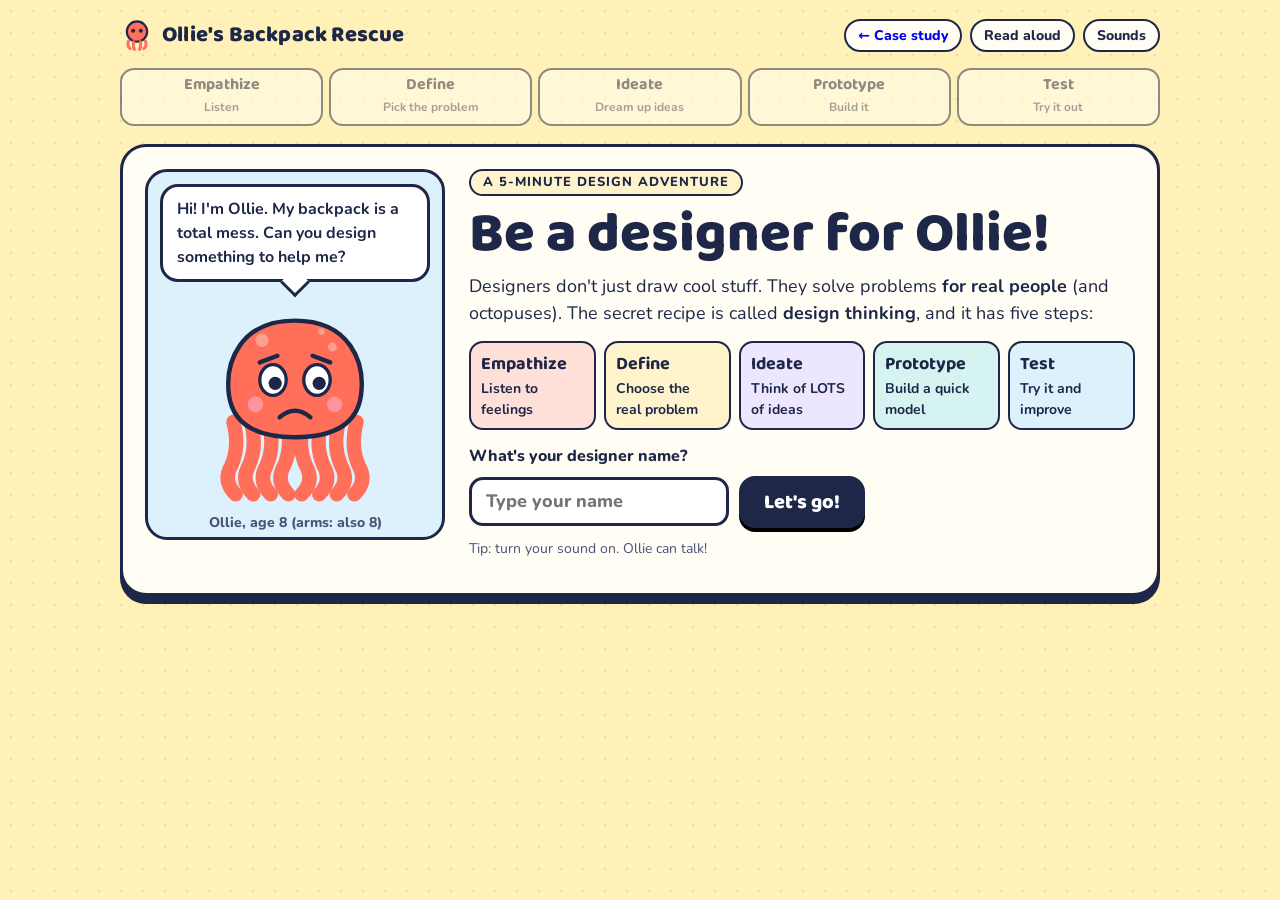
<file: ollie-backpack-rescue.html>
<!doctype html><html><head><meta charset="utf-8"><meta name=viewport content="width=device-width,initial-scale=1,viewport-fit=cover"><style>:root{color-scheme:light;box-sizing:border-box;padding-top:env(safe-area-inset-top,0px);padding-bottom:env(safe-area-inset-bottom,0px)}html{scroll-padding-top:env(safe-area-inset-top,0px)}body{margin:0;padding:0;font:14px -apple-system,BlinkMacSystemFont,sans-serif;background:#faf9f5;color:#141413}img{max-width:100%}[hidden]:not([hidden=until-found i]){display:none!important}</style><title>Ollie's Backpack Rescue | Ruihui Zhao</title></head><body>
<link rel="preconnect" href="https://fonts.googleapis.com">
<link rel="preconnect" href="https://fonts.gstatic.com" crossorigin>
<link rel="stylesheet" href="https://fonts.googleapis.com/css2?family=Baloo+2:wght@600;800&family=Nunito:wght@500;700;800&display=swap">
<style>
:root{
  color-scheme: light;
  --ground:#FFF1B8; --paper:#FFFDF4; --ink:#1E2748; --ink-soft:#4A5378;
  --coral:#FF6F59; --coral-soft:#FFE0D9;
  --sun:#FFC43D; --sun-soft:#FFF3CC;
  --grape:#6C4FD8; --grape-soft:#ECE6FF;
  --teal:#13A89E; --teal-soft:#D5F3F0;
  --sky:#4DB6F0; --sky-soft:#DDF1FC;
  --good:#0E7F55; --line:#1E2748;
  --display:"Baloo 2", "Comic Sans MS", "Trebuchet MS", system-ui, sans-serif;
  --body:"Nunito", "Trebuchet MS", system-ui, sans-serif;
}
*{box-sizing:border-box}
html,body{min-height:100%}
body{
  margin:0; background:var(--ground); color:var(--ink); font-family:var(--body); font-size:16px; line-height:1.5;
  background-image:radial-gradient(rgba(30,39,72,.09) 1.5px, transparent 1.6px); background-size:22px 22px;
  padding-inline:16px; padding-block:0 40px;
}
.wrap{max-width:1040px; margin:0 auto}
button{font:inherit; color:inherit; cursor:pointer}
button:focus-visible, input:focus-visible{outline:3px solid var(--grape); outline-offset:3px}

/* header */
header{display:flex; flex-wrap:wrap; align-items:center; justify-content:space-between; gap:12px; padding-block:18px 10px}
.brand{font-family:var(--display); font-weight:800; font-size:22px; letter-spacing:.2px; display:flex; align-items:center; gap:8px}
.brand svg{width:34px; height:34px}
.toggles{display:flex; flex-wrap:wrap; gap:8px}
.tog{border:2px solid var(--line); background:var(--paper); border-radius:999px; padding:4px 12px; font-weight:800; font-size:14px}
.tog[aria-pressed="false"]{opacity:.55; text-decoration:line-through}

/* stepper */
.steps{display:grid; grid-template-columns:repeat(5,1fr); gap:6px; margin-block:6px 18px; list-style:none; padding:0}
.steps li{border:2px solid var(--line); border-radius:14px; background:var(--paper); padding:6px 8px; text-align:center; opacity:.5; transition:opacity .3s, transform .3s}
.steps li b{display:block; font-family:var(--display); font-size:16px; line-height:1.1}
.steps li span{font-size:12px; font-weight:700; color:var(--ink-soft)}
.steps li.on{opacity:1; transform:translateY(-3px); box-shadow:0 4px 0 var(--line)}
.steps li.done{opacity:1}
.steps li.done b::after{content:" \2713"; color:var(--good)}
.steps li[data-c="coral"].on,.steps li[data-c="coral"].done{background:var(--coral-soft)}
.steps li[data-c="sun"].on,.steps li[data-c="sun"].done{background:var(--sun-soft)}
.steps li[data-c="grape"].on,.steps li[data-c="grape"].done{background:var(--grape-soft)}
.steps li[data-c="teal"].on,.steps li[data-c="teal"].done{background:var(--teal-soft)}
.steps li[data-c="sky"].on,.steps li[data-c="sky"].done{background:var(--sky-soft)}
@media (max-width:560px){ .steps li span{display:none} .steps li b{font-size:13px} }

/* main card */
.card{background:var(--paper); border:3px solid var(--line); border-radius:26px; box-shadow:0 8px 0 var(--line); padding:22px; animation:pop .35s ease-out}
@keyframes pop{from{transform:scale(.97); opacity:.6} to{transform:none; opacity:1}}
.grid{display:grid; grid-template-columns:minmax(0,300px) minmax(0,1fr); gap:24px; align-items:start}
@media (max-width:760px){ .grid{grid-template-columns:1fr} .card{padding:16px} }
.eyebrow{display:inline-block; font-weight:800; font-size:13px; letter-spacing:1px; text-transform:uppercase; border:2px solid var(--line); border-radius:999px; padding:2px 12px; background:var(--sun-soft)}
h1,h2{font-family:var(--display); font-weight:800; line-height:1.05; margin:10px 0 8px; text-wrap:balance}
h1{font-size:clamp(34px,6vw,56px)}
h2{font-size:clamp(26px,4vw,36px)}
p{margin:0 0 12px; max-width:62ch}
.lead{font-size:18px}
.muted{color:var(--ink-soft)}

/* Ollie */
.ollie-box{position:relative; background:var(--sky-soft); border:3px solid var(--line); border-radius:22px; padding:12px 12px 4px; display:flex; flex-direction:column; align-items:center}
.ollie{width:100%; max-width:220px; height:auto}
.bubble{position:relative; background:#fff; border:3px solid var(--line); border-radius:18px; padding:10px 14px; font-weight:700; min-height:56px; width:100%; margin-bottom:10px}
.bubble::after{content:""; position:absolute; left:50%; bottom:-14px; width:18px; height:18px; background:#fff; border-right:3px solid var(--line); border-bottom:3px solid var(--line); transform:translateX(-50%) rotate(45deg)}
.tent{transform-box:fill-box; transform-origin:50% 0; animation:wig 1.6s ease-in-out infinite alternate}
.tent:nth-child(2n){animation-delay:-.8s}
@keyframes wig{from{transform:rotate(-7deg)} to{transform:rotate(7deg)}}
.eyes{transform-box:fill-box; transform-origin:center; animation:blink 4s infinite}
@keyframes blink{0%,94%,100%{transform:scaleY(1)} 97%{transform:scaleY(.1)}}
.ollie.bounce{animation:bnc .6s ease-in-out 3}
@keyframes bnc{50%{transform:translateY(-14px) rotate(-3deg)}}

/* buttons */
.btn{border:3px solid var(--line); background:var(--ink); color:#fff; font-family:var(--display); font-weight:800; font-size:20px; border-radius:16px; padding:8px 22px; box-shadow:0 4px 0 #000; transition:transform .1s}
.btn:active{transform:translateY(3px); box-shadow:0 1px 0 #000}
.btn[disabled]{opacity:.35; cursor:not-allowed}
.btn.ghost{background:var(--paper); color:var(--ink); box-shadow:0 4px 0 var(--line)}
.row{display:flex; flex-wrap:wrap; gap:10px; align-items:center}
.footer-row{display:flex; flex-wrap:wrap; gap:12px; justify-content:space-between; align-items:center; margin-top:18px}

.q{display:block; width:100%; text-align:left; border:2px solid var(--line); background:#fff; border-radius:14px; padding:10px 14px; font-weight:700; margin-bottom:8px; transition:transform .15s, background .2s}
.q:hover{transform:translateX(4px)}
.q.good{background:var(--teal-soft)}
.q.bad{background:#F1EFEA; color:var(--ink-soft)}
.q.used{pointer-events:none}
.tip{border:2px dashed var(--line); border-radius:14px; padding:8px 12px; background:var(--sun-soft); font-weight:700; margin-top:6px}

.clues{display:grid; grid-template-columns:repeat(3,minmax(0,1fr)); gap:8px; margin-top:12px}
@media (max-width:480px){ .clues{grid-template-columns:1fr} }
.clue{border:2px dashed var(--ink-soft); border-radius:14px; padding:8px 10px; min-height:66px; font-weight:800; font-size:14px; display:flex; gap:8px; align-items:center; color:var(--ink-soft)}
.clue.found{border-style:solid; border-color:var(--line); background:var(--coral-soft); color:var(--ink); animation:pop .35s}
.clue svg{flex:none; width:30px; height:30px}

/* define */
.sentence{font-family:var(--display); font-weight:800; font-size:clamp(20px,3vw,28px); line-height:1.35; background:#fff; border:3px solid var(--line); border-radius:18px; padding:14px 16px}
.blank{display:inline-block; min-width:140px; border-bottom:4px solid var(--sun); color:var(--grape); padding:0 6px}
.blank.ok{border-color:var(--good); color:var(--good)}
.chips{display:flex; flex-wrap:wrap; gap:8px; margin:8px 0 4px}
.chip{border:2px solid var(--line); background:#fff; border-radius:999px; padding:6px 14px; font-weight:800}
.chip.sel{background:var(--sun)}
.chip.no{background:#F1EFEA; color:var(--ink-soft); text-decoration:line-through}
.label{font-weight:800; margin-top:14px}

/* ideate */
.sky{position:relative; height:340px; border:3px solid var(--line); border-radius:22px; overflow:hidden; background:linear-gradient(180deg,#F6F2FF, var(--grape-soft))}
.idea{position:absolute; border:2px solid var(--line); background:#fff; border-radius:999px; padding:6px 12px; font-weight:800; font-size:14px; white-space:nowrap; box-shadow:0 3px 0 var(--line)}
.idea.popped{animation:burst .35s forwards; pointer-events:none}
@keyframes burst{to{transform:scale(1.6); opacity:0}}
.hud{display:flex; flex-wrap:wrap; gap:10px; align-items:center; justify-content:space-between; margin-bottom:10px}
.timer{font-family:var(--display); font-weight:800; font-size:28px; min-width:74px; text-align:center; background:var(--grape); color:#fff; border-radius:14px; padding:0 10px; font-variant-numeric:tabular-nums}
.count{font-weight:800}
.rules{display:flex; flex-wrap:wrap; gap:6px}
.rules span{background:var(--grape-soft); border:2px solid var(--line); border-radius:999px; padding:2px 10px; font-size:13px; font-weight:800}
.own{display:flex; gap:8px; margin-top:10px}
.own input{flex:1; min-width:0; border:2px solid var(--line); border-radius:12px; padding:8px 12px; font:inherit; font-weight:700; background:#fff}
.center-msg{position:absolute; inset:0; display:flex; flex-direction:column; align-items:center; justify-content:center; text-align:center; padding:16px; gap:8px}

/* prototype */
.canvas{background:#fff; border:3px solid var(--line); border-radius:22px; background-image:linear-gradient(var(--teal-soft) 1px, transparent 1px),linear-gradient(90deg,var(--teal-soft) 1px, transparent 1px); background-size:20px 20px}
.canvas svg{width:100%; height:auto; display:block}
.bases{display:grid; grid-template-columns:repeat(3,1fr); gap:8px}
.parts{display:grid; grid-template-columns:repeat(4,minmax(0,1fr)); gap:8px}
@media (max-width:480px){ .parts{grid-template-columns:repeat(2,minmax(0,1fr))} }
.tile{border:2px solid var(--line); background:#fff; border-radius:14px; padding:8px 6px; font-weight:800; font-size:13px; display:flex; flex-direction:column; align-items:center; gap:4px; text-align:center}
.tile svg{width:34px; height:34px}
.tile[aria-pressed="true"]{background:var(--teal-soft); box-shadow:inset 0 0 0 2px var(--teal)}
.namefield{width:100%; border:2px solid var(--line); border-radius:12px; padding:8px 12px; font:inherit; font-weight:800; background:#fff}

/* test */
.checks{list-style:none; padding:0; margin:10px 0; display:grid; gap:8px}
.checks li{border:2px solid var(--line); border-radius:14px; padding:8px 12px; font-weight:700; display:flex; gap:10px; align-items:flex-start; background:#fff; animation:pop .35s both}
.checks li .mark{flex:none; width:28px; height:28px; border-radius:50%; border:2px solid var(--line); display:grid; place-items:center; font-weight:800}
.checks li.yes .mark{background:#BDEBD6}
.checks li.no .mark{background:var(--coral-soft)}
.checks li.bonus .mark{background:var(--sun-soft)}

/* intro */
.map{display:grid; grid-template-columns:repeat(5,minmax(0,1fr)); gap:8px; margin:14px 0}
@media (max-width:620px){ .map{grid-template-columns:1fr 1fr} }
.map div{border:2px solid var(--line); border-radius:14px; padding:8px 10px; font-size:14px; font-weight:700}
.map b{font-family:var(--display); font-size:18px; display:block}
.namebox{display:flex; flex-wrap:wrap; gap:10px; align-items:center; margin-top:8px}
.namebox input{border:3px solid var(--line); border-radius:14px; padding:8px 14px; font:inherit; font-size:18px; font-weight:800; width:min(260px,100%); background:#fff}

/* certificate */
.cert{border:4px double var(--line); border-radius:22px; padding:20px; background:#fff; text-align:center}
.cert .big{font-family:var(--display); font-weight:800; font-size:clamp(30px,5vw,48px); line-height:1; margin:6px 0; color:var(--grape)}
.stats{display:flex; flex-wrap:wrap; justify-content:center; gap:10px; margin:12px 0}
.stats div{border:2px solid var(--line); border-radius:14px; padding:6px 14px; font-weight:800; background:var(--sun-soft); font-variant-numeric:tabular-nums}
.recap{display:grid; gap:8px; margin-top:14px; text-align:left}
.recap div{border:2px solid var(--line); border-radius:14px; padding:8px 12px; background:var(--paper)}
.recap b{font-family:var(--display)}
#confetti{position:fixed; inset:0; pointer-events:none; z-index:10}

@media (prefers-reduced-motion:reduce){
  *{animation:none !important; transition:none !important}
}
</style>

<canvas id="confetti"></canvas>
<div class="wrap">
  <header>
    <div class="brand">
      <svg viewBox="0 0 40 40" aria-hidden="true"><circle cx="20" cy="16" r="12" fill="#FF6F59" stroke="#1E2748" stroke-width="2.5"/><circle cx="15.5" cy="15" r="2.4" fill="#1E2748"/><circle cx="24.5" cy="15" r="2.4" fill="#1E2748"/><path d="M10 27 q-2 6 2 9 M16 28 q-1 6 1 9 M24 28 q1 6 -1 9 M30 27 q2 6 -2 9" stroke="#FF6F59" stroke-width="3.5" fill="none" stroke-linecap="round"/></svg>
      Ollie's Backpack Rescue
    </div>
    <div class="toggles">
      <a class="tog" href="project-report-4.html" style="text-decoration:none">&larr; Case study</a>
      <button class="tog" id="tVoice" aria-pressed="true" title="Ollie reads the words out loud">Read aloud</button>
      <button class="tog" id="tSound" aria-pressed="true" title="Sound effects">Sounds</button>
    </div>
  </header>
  <ol class="steps" id="steps"></ol>
  <main id="stage"></main>
</div>

<script>
(function(){
const STEPS=[
  {n:"Empathize",k:"Listen",c:"coral"},
  {n:"Define",k:"Pick the problem",c:"sun"},
  {n:"Ideate",k:"Dream up ideas",c:"grape"},
  {n:"Prototype",k:"Build it",c:"teal"},
  {n:"Test",k:"Try it out",c:"sky"}
];
const CLUES={
  carry:{label:"Needs to carry lots of things",icon:"bag"},
  find:{label:"Needs to find things fast",icon:"eye"},
  lunch:{label:"Wants lunch to stay fresh",icon:"sandwich"}
};
const QUESTIONS=[
  {t:"What's the hardest part of your school morning?",good:true,clue:"carry",a:"I have eight arms, but my backpack only has two straps. Stuff keeps falling out everywhere!"},
  {t:"Do you want a red backpack?",good:false,a:"Um... red is fine, I guess?",tip:"That's a yes-or-no question with YOUR idea hiding inside. Ask about Ollie's life instead!"},
  {t:"Can you show me what happens when you look for something?",good:true,clue:"find",a:"I dig and dig. Pencil? Book? Flute? I can never find them fast, so I'm late for class!"},
  {t:"Wouldn't a jetpack be awesome?",good:false,a:"Maybe...? I don't know.",tip:"Save your ideas for later! Right now, just listen and learn."},
  {t:"How do you feel at lunchtime?",good:true,clue:"lunch",a:"Sad. My sandwich gets squished and soggy at the bottom of my bag."}
];
const BLANK1=[
  {t:"carry all his things and find them fast",ok:true},
  {t:"get a shinier backpack",why:"Ollie never said anything about shiny. Look at your clues!"},
  {t:"have fewer arms",why:"His arms are part of who he is! We design FOR Ollie, we don't change him."}
];
const BLANK2=[
  {t:"looks like a superstar",why:"Fun, but Ollie didn't ask for that."},
  {t:"gets to school on time with a yummy lunch",ok:true},
  {t:"never has to go to school",why:"Ha! But Ollie likes school."}
];
const IDEAS=["Backpack with 8 straps","Belt with 8 pouches","Shell cart on wheels","Pocket hat","Seahorse helper","Floating bubble bag","Glow-in-the-dark labels","Mini fridge for lunch","Snail taxi","Octo-vest with pockets","Bag that beeps to find stuff","Rainbow zipper map","Kelp basket","Robot crab butler","Jellyfish balloon carrier","Clam lunchbox"];
const BASES={backpack:"Backpack",belt:"Belt",cart:"Cart"};
const PARTS={
  pockets:"8 pockets", labels:"Color labels", cooler:"Lunch cooler", wheels:"Wheels",
  clock:"Alarm clock", stickers:"Star stickers", umbrella:"Umbrella", rocket:"Rocket boosters"
};

const fresh=()=>({stage:0,name:"",clues:[],asked:[],hmw:[null,null],tries:[[],[]],caught:[],own:[],fav:null,base:"backpack",parts:[],inv:"",tests:0,start:0,end:0});
let S=fresh();
let voice=true, sound=true;
const $=s=>document.querySelector(s);
const stage=$("#stage");
const esc=s=>String(s).replace(/[&<>"']/g,c=>({"&":"&amp;","<":"&lt;",">":"&gt;",'"':"&quot;","'":"&#39;"}[c]));

/* ---------- audio ---------- */
let ac=null;
function tone(f,d=.12,type="sine",delay=0,vol=.18){
  if(!sound) return;
  try{
    ac=ac||new (window.AudioContext||window.webkitAudioContext)();
    const o=ac.createOscillator(), g=ac.createGain(), t=ac.currentTime+delay;
    o.type=type; o.frequency.setValueAtTime(f,t);
    g.gain.setValueAtTime(vol,t); g.gain.exponentialRampToValueAtTime(.001,t+d);
    o.connect(g); g.connect(ac.destination); o.start(t); o.stop(t+d+.02);
  }catch(e){}
}
const sfx={
  tap:()=>tone(660,.08,"triangle"),
  good:()=>{tone(523,.12,"triangle");tone(659,.12,"triangle",.1);tone(784,.2,"triangle",.2)},
  meh:()=>{tone(330,.15,"sine");tone(262,.22,"sine",.12)},
  pop:()=>tone(900+Math.random()*400,.07,"square",0,.08),
  win:()=>[523,659,784,1047,784,1047].forEach((f,i)=>tone(f,.18,"triangle",i*.12))
};
function say(txt){
  if(!voice||!("speechSynthesis" in window)) return;
  try{ speechSynthesis.cancel(); const u=new SpeechSynthesisUtterance(txt); u.rate=1.02; u.pitch=1.35; speechSynthesis.speak(u);}catch(e){}
}
$("#tVoice").onclick=e=>{voice=!voice;e.currentTarget.setAttribute("aria-pressed",voice);if(!voice)try{speechSynthesis.cancel()}catch(_){}};
$("#tSound").onclick=e=>{sound=!sound;e.currentTarget.setAttribute("aria-pressed",sound);sfx.tap()};

/* ---------- art ---------- */
function ollie(mood="happy",extra=""){
  const mouths={
    happy:'<path d="M84 104 Q100 122 116 104" stroke="#1E2748" stroke-width="4" fill="#fff" stroke-linecap="round"/>',
    sad:'<path d="M86 114 Q100 102 114 114" stroke="#1E2748" stroke-width="4" fill="none" stroke-linecap="round"/>',
    think:'<path d="M90 110 Q100 106 110 111" stroke="#1E2748" stroke-width="4" fill="none" stroke-linecap="round"/>',
    wow:'<ellipse cx="100" cy="110" rx="7" ry="9" fill="#1E2748"/>'
  };
  let t="";
  for(let i=0;i<8;i++){
    const x=44+i*16, s=i<4?-1:1;
    t+=`<path class="tent" d="M${x} 118 q ${s*-6} 22 ${s*2} 40 q ${s*8} 14 ${s*-4} 26" stroke="#FF6F59" stroke-width="13" fill="none" stroke-linecap="round"/>`;
  }
  const brows=mood==="sad"?'<path d="M68 64 l16 -6 M132 64 l-16 -6" stroke="#1E2748" stroke-width="4" stroke-linecap="round"/>':"";
  return `<svg class="ollie ${extra}" viewBox="0 0 200 200" role="img" aria-label="Ollie the octopus looking ${mood}">
    <g>${t}</g>
    <path d="M100 26 C150 26 164 64 160 94 C156 122 132 132 100 132 C68 132 44 122 40 94 C36 64 50 26 100 26 Z" fill="#FF6F59" stroke="#1E2748" stroke-width="4"/>
    <circle cx="70" cy="44" r="6" fill="#FFA08F"/><circle cx="134" cy="50" r="4" fill="#FFA08F"/><circle cx="124" cy="36" r="3" fill="#FFA08F"/>
    <g class="eyes"><ellipse cx="80" cy="80" rx="12" ry="14" fill="#fff" stroke="#1E2748" stroke-width="3"/><ellipse cx="120" cy="80" rx="12" ry="14" fill="#fff" stroke="#1E2748" stroke-width="3"/>
    <circle cx="${mood==="think"?84:82}" cy="${mood==="think"?76:83}" r="6" fill="#1E2748"/><circle cx="${mood==="think"?124:122}" cy="${mood==="think"?76:83}" r="6" fill="#1E2748"/></g>
    ${brows}
    <circle cx="64" cy="102" r="7" fill="#FF9DB0" opacity=".8"/><circle cx="136" cy="102" r="7" fill="#FF9DB0" opacity=".8"/>
    ${mouths[mood]||mouths.happy}
  </svg>`;
}
const ICON={
  bag:'<svg viewBox="0 0 32 32"><rect x="6" y="8" width="20" height="21" rx="6" fill="#13A89E" stroke="#1E2748" stroke-width="2"/><path d="M11 8 q5 -7 10 0" fill="none" stroke="#1E2748" stroke-width="2"/><rect x="10" y="17" width="12" height="7" rx="2" fill="#fff" stroke="#1E2748" stroke-width="2"/></svg>',
  eye:'<svg viewBox="0 0 32 32"><circle cx="13" cy="13" r="8" fill="#DDF1FC" stroke="#1E2748" stroke-width="2.5"/><path d="M19 19 l8 8" stroke="#1E2748" stroke-width="3.5" stroke-linecap="round"/></svg>',
  sandwich:'<svg viewBox="0 0 32 32"><path d="M4 18 L16 6 L28 18 Z" fill="#FFC43D" stroke="#1E2748" stroke-width="2" stroke-linejoin="round"/><rect x="4" y="18" width="24" height="4" fill="#7ED957" stroke="#1E2748" stroke-width="2"/><rect x="4" y="22" width="24" height="4" rx="1" fill="#FFC43D" stroke="#1E2748" stroke-width="2"/></svg>',
  q:'<svg viewBox="0 0 32 32"><circle cx="16" cy="16" r="12" fill="none" stroke="#4A5378" stroke-width="2" stroke-dasharray="4 3"/><text x="16" y="21" text-anchor="middle" font-size="14" font-weight="800" fill="#4A5378">?</text></svg>'
};
const PICON={
  backpack:ICON.bag,
  belt:'<svg viewBox="0 0 32 32"><rect x="2" y="12" width="28" height="9" rx="3" fill="#8A5A3C" stroke="#1E2748" stroke-width="2"/><rect x="12" y="10" width="8" height="13" rx="2" fill="#FFC43D" stroke="#1E2748" stroke-width="2"/></svg>',
  cart:'<svg viewBox="0 0 32 32"><rect x="5" y="9" width="22" height="14" rx="3" fill="#FFC43D" stroke="#1E2748" stroke-width="2"/><circle cx="10" cy="26" r="3.5" fill="#1E2748"/><circle cx="22" cy="26" r="3.5" fill="#1E2748"/><path d="M27 12 l3 -6" stroke="#1E2748" stroke-width="2.5" stroke-linecap="round"/></svg>',
  pockets:'<svg viewBox="0 0 32 32">'+[0,1,2,3].map(i=>`<rect x="${3+(i%2)*14}" y="${4+Math.floor(i/2)*14}" width="11" height="11" rx="2" fill="#D5F3F0" stroke="#1E2748" stroke-width="2"/>`).join("")+'</svg>',
  labels:'<svg viewBox="0 0 32 32"><path d="M4 8 h14 l8 8 -8 8 h-14 z" fill="#FF6F59" stroke="#1E2748" stroke-width="2" stroke-linejoin="round"/><circle cx="18" cy="16" r="2.5" fill="#fff"/></svg>',
  cooler:'<svg viewBox="0 0 32 32"><rect x="4" y="8" width="24" height="18" rx="3" fill="#4DB6F0" stroke="#1E2748" stroke-width="2"/><path d="M16 11 v12 M11 14 l10 6 M21 14 l-10 6" stroke="#fff" stroke-width="2" stroke-linecap="round"/></svg>',
  wheels:'<svg viewBox="0 0 32 32"><circle cx="16" cy="16" r="11" fill="#1E2748"/><circle cx="16" cy="16" r="4" fill="#FFC43D"/></svg>',
  clock:'<svg viewBox="0 0 32 32"><circle cx="16" cy="17" r="11" fill="#fff" stroke="#1E2748" stroke-width="2.5"/><path d="M16 17 v-6 M16 17 l5 3" stroke="#1E2748" stroke-width="2.5" stroke-linecap="round"/><circle cx="7" cy="6" r="3" fill="#FF6F59"/><circle cx="25" cy="6" r="3" fill="#FF6F59"/></svg>',
  stickers:'<svg viewBox="0 0 32 32"><path d="M16 3 l3.8 8 8.7 1 -6.4 6 1.7 8.6 -7.8 -4.4 -7.8 4.4 1.7 -8.6 -6.4 -6 8.7 -1 z" fill="#FFC43D" stroke="#1E2748" stroke-width="2" stroke-linejoin="round"/></svg>',
  umbrella:'<svg viewBox="0 0 32 32"><path d="M3 16 a13 11 0 0 1 26 0 z" fill="#6C4FD8" stroke="#1E2748" stroke-width="2"/><path d="M16 16 v9 q0 4 -4 3" stroke="#1E2748" stroke-width="2.5" fill="none" stroke-linecap="round"/></svg>',
  rocket:'<svg viewBox="0 0 32 32"><path d="M16 3 q7 6 6 17 h-12 q-1 -11 6 -17z" fill="#E7E9F2" stroke="#1E2748" stroke-width="2"/><path d="M12 21 l4 8 4 -8 z" fill="#FF6F59" stroke="#1E2748" stroke-width="2" stroke-linejoin="round"/><circle cx="16" cy="12" r="2.5" fill="#4DB6F0"/></svg>'
};
function star(cx,cy,r,fill){let p=[];for(let i=0;i<10;i++){const a=-Math.PI/2+i*Math.PI/5, rr=i%2?r*.45:r;p.push((cx+rr*Math.cos(a)).toFixed(1)+","+(cy+rr*Math.sin(a)).toFixed(1))}return `<polygon points="${p.join(" ")}" fill="${fill}" stroke="#1E2748" stroke-width="2" stroke-linejoin="round"/>`}
function inventionSVG(){
  const has=p=>S.parts.includes(p), b=S.base; let g="";
  const colors=["#FF6F59","#FFC43D","#6C4FD8","#13A89E","#4DB6F0","#FF9DB0","#7ED957","#F28C28"];
  if(has("umbrella")) g+=`<path d="M100 44 a60 34 0 0 1 120 0 z" fill="#6C4FD8" stroke="#1E2748" stroke-width="3"/><path d="M160 44 v26" stroke="#1E2748" stroke-width="3"/>`;
  if(has("rocket")) g+=`<path d="M70 196 l10 34 10 -34z M230 196 l10 34 10 -34z" fill="#FF6F59" stroke="#1E2748" stroke-width="2.5" stroke-linejoin="round"/><rect x="66" y="120" width="28" height="78" rx="12" fill="#E7E9F2" stroke="#1E2748" stroke-width="3"/><rect x="226" y="120" width="28" height="78" rx="12" fill="#E7E9F2" stroke="#1E2748" stroke-width="3"/>`;
  let slots=[];
  if(b==="backpack"){
    g+=`<path d="M112 90 q-24 40 -6 100 M208 90 q24 40 6 100" stroke="#0E7F78" stroke-width="10" fill="none" stroke-linecap="round"/>
        <rect x="100" y="70" width="120" height="150" rx="30" fill="#13A89E" stroke="#1E2748" stroke-width="3.5"/>
        <path d="M100 118 v-18 a30 30 0 0 1 30 -30 h60 a30 30 0 0 1 30 30 v18 z" fill="#0E8C83" stroke="#1E2748" stroke-width="3.5"/>
        <path d="M140 70 q20 -26 40 0" stroke="#1E2748" stroke-width="5" fill="none"/>`;
    for(let i=0;i<8;i++) slots.push([108+(i%4)*27,128+Math.floor(i/4)*44,22,36]);
  }else if(b==="belt"){
    g+=`<rect x="20" y="118" width="280" height="40" rx="16" fill="#8A5A3C" stroke="#1E2748" stroke-width="3.5"/><rect x="146" y="110" width="28" height="56" rx="6" fill="#FFC43D" stroke="#1E2748" stroke-width="3.5"/>`;
    for(let i=0;i<8;i++){const x=28+i*33+(i>=4?34:0)-(i>=4?0:0); slots.push([i<4?30+i*29:180+(i-4)*29,150,24,40]);}
  }else{
    g+=`<path d="M240 110 l40 -50" stroke="#1E2748" stroke-width="6" stroke-linecap="round"/><rect x="74" y="96" width="172" height="110" rx="14" fill="#FFC43D" stroke="#1E2748" stroke-width="3.5"/>
        <circle cx="112" cy="216" r="16" fill="#1E2748"/><circle cx="208" cy="216" r="16" fill="#1E2748"/><circle cx="112" cy="216" r="5" fill="#fff"/><circle cx="208" cy="216" r="5" fill="#fff"/>`;
    for(let i=0;i<8;i++) slots.push([88+(i%4)*38,106+Math.floor(i/4)*46,30,38]);
  }
  if(has("pockets")) slots.forEach(([x,y,w,h])=>{g+=`<rect x="${x}" y="${y}" width="${w}" height="${h}" rx="5" fill="#fff" stroke="#1E2748" stroke-width="2.5"/><path d="M${x} ${y+9} h${w}" stroke="#1E2748" stroke-width="2"/>`});
  if(has("labels")){
    const pts=has("pockets")?slots:slots.filter((_,i)=>i%3===0);
    pts.forEach(([x,y,w],i)=>{g+=`<circle cx="${x+w/2}" cy="${y+22}" r="6" fill="${colors[i%8]}" stroke="#1E2748" stroke-width="2"/>`});
  }
  if(has("cooler")) g+=`<rect x="238" y="150" width="62" height="50" rx="8" fill="#4DB6F0" stroke="#1E2748" stroke-width="3"/><path d="M269 158 v34 M254 166 l30 18 M284 166 l-30 18" stroke="#fff" stroke-width="3" stroke-linecap="round"/>`;
  if(has("wheels")&&b!=="cart") g+=`<circle cx="130" cy="232" r="15" fill="#1E2748"/><circle cx="190" cy="232" r="15" fill="#1E2748"/><circle cx="130" cy="232" r="5" fill="#FFC43D"/><circle cx="190" cy="232" r="5" fill="#FFC43D"/>`;
  if(has("wheels")&&b==="cart") g+=`<circle cx="160" cy="216" r="16" fill="#1E2748"/><circle cx="160" cy="216" r="5" fill="#FFC43D"/>`;
  if(has("clock")) g+=`<circle cx="52" cy="62" r="26" fill="#fff" stroke="#1E2748" stroke-width="3.5"/><path d="M52 62 v-14 M52 62 l10 6" stroke="#1E2748" stroke-width="3.5" stroke-linecap="round"/><circle cx="34" cy="38" r="7" fill="#FF6F59" stroke="#1E2748" stroke-width="2"/><circle cx="70" cy="38" r="7" fill="#FF6F59" stroke="#1E2748" stroke-width="2"/>`;
  if(has("stickers")) g+=star(250,84,14,"#FFC43D")+star(40,200,11,"#FF9DB0")+star(282,226,10,"#7ED957");
  const nm=S.inv||"My invention";
  return `<svg viewBox="0 0 320 270" role="img" aria-label="Drawing of ${esc(nm)}">${g}<text x="160" y="262" text-anchor="middle" font-family="Baloo 2, sans-serif" font-weight="800" font-size="18" fill="#1E2748">${esc(nm)}</text></svg>`;
}

/* ---------- chrome ---------- */
function drawSteps(){
  $("#steps").innerHTML=STEPS.map((s,i)=>{
    const st=i+1<S.stage?"done":i+1===S.stage?"on":"";
    return `<li class="${st}" data-c="${s.c}"><b>${s.n}</b><span>${s.k}</span></li>`;
  }).join("");
}
function go(n){S.stage=n; if(n===6&&!S.end)S.end=Date.now(); drawSteps(); render(); window.scrollTo({top:0,behavior:"smooth"});}
function render(){
  stopIdeate();
  [intro,empathize,define,ideate,prototype,test,finish][S.stage]();
}
function ollieBox(mood,text,extra){
  return `<div class="ollie-box"><div class="bubble" id="bubble" aria-live="polite">${esc(text)}</div>${ollie(mood,extra)}<div class="muted" style="font-weight:800;font-size:14px">Ollie, age 8 (arms: also 8)</div></div>`;
}
function setOllie(mood,text,bounce){
  const box=$(".ollie-box"); if(!box) return;
  box.querySelector("#bubble").textContent=text;
  const old=box.querySelector("svg.ollie"); const t=document.createElement("div"); t.innerHTML=ollie(mood,bounce?"bounce":""); old.replaceWith(t.firstChild);
  say(text);
}
function clueBoard(){
  return `<div class="clues">${Object.keys(CLUES).map(k=>S.clues.includes(k)?`<div class="clue found">${ICON[CLUES[k].icon]}${CLUES[k].label}</div>`:`<div class="clue">${ICON.q}Clue not found yet</div>`).join("")}</div>`;
}

/* ---------- screens ---------- */
function intro(){
  stage.innerHTML=`<section class="card"><div class="grid">
    ${ollieBox("sad","Hi! I'm Ollie. My backpack is a total mess. Can you design something to help me?")}
    <div>
      <span class="eyebrow">A 5-minute design adventure</span>
      <h1>Be a designer for Ollie!</h1>
      <p class="lead">Designers don't just draw cool stuff. They solve problems <b>for real people</b> (and octopuses). The secret recipe is called <b>design thinking</b>, and it has five steps:</p>
      <div class="map">${STEPS.map((s,i)=>`<div style="background:var(--${s.c}-soft)"><b>${s.n}</b>${["Listen to feelings","Choose the real problem","Think of LOTS of ideas","Build a quick model","Try it and improve"][i]}</div>`).join("")}</div>
      <label class="label" for="kidname">What's your designer name?</label>
      <div class="namebox"><input id="kidname" maxlength="20" placeholder="Type your name" value="${esc(S.name)}" autocomplete="off"><button class="btn" id="startBtn">Let's go!</button></div>
      <p class="muted" style="margin-top:10px;font-size:14px">Tip: turn your sound on. Ollie can talk!</p>
    </div></div></section>`;
  const inp=$("#kidname");
  const start=()=>{S.name=inp.value.trim()||"Designer"; S.start=Date.now(); sfx.good(); go(1); };
  $("#startBtn").onclick=start; inp.onkeydown=e=>{if(e.key==="Enter")start()};
}

function empathize(){
  const found=S.clues.length;
  stage.innerHTML=`<section class="card"><div class="grid">
    ${ollieBox("sad","Hi "+S.name+"! Ask me anything.")}
    <div>
      <span class="eyebrow" style="background:var(--coral-soft)">Step 1 · Empathize</span>
      <h2>Walk in Ollie's shoes (all eight of them)</h2>
      <p>Great designers start by <b>listening</b>, not by drawing. Tap a question to ask Ollie. Find all 3 clues about how he feels.</p>
      <div id="qs">${QUESTIONS.map((q,i)=>`<button class="q ${S.asked.includes(i)?(q.good?"good used":"bad used"):""}" data-i="${i}">${esc(q.t)}</button>`).join("")}</div>
      <div id="tipbox"></div>
      <div id="board">${clueBoard()}</div>
      <div class="footer-row"><span class="count" id="cc">${found} of 3 clues found</span><button class="btn" id="next" ${found<3?"disabled":""}>Next: Define</button></div>
    </div></div></section>`;
  say("Step one. Empathize. Ask Ollie questions to find three clues.");
  stage.querySelectorAll(".q").forEach(b=>b.onclick=()=>{
    const i=+b.dataset.i, q=QUESTIONS[i];
    if(!S.asked.includes(i)) S.asked.push(i);
    b.classList.add(q.good?"good":"bad","used");
    if(q.good){
      if(!S.clues.includes(q.clue)) S.clues.push(q.clue);
      sfx.good(); setOllie(S.clues.length===3?"think":"sad",q.a);
      $("#tipbox").innerHTML=`<div class="tip">Clue found: ${esc(CLUES[q.clue].label)}!</div>`;
    }else{
      sfx.meh(); setOllie("think",q.a);
      $("#tipbox").innerHTML=`<div class="tip">${esc(q.tip)}</div>`;
    }
    $("#board").innerHTML=clueBoard();
    $("#cc").textContent=S.clues.length+" of 3 clues found";
    if(S.clues.length===3){$("#next").disabled=false; setTimeout(()=>{if(S.stage===1&&$("#tipbox"))$("#tipbox").innerHTML=`<div class="tip">You found every clue! That's empathy: understanding how someone feels.</div>`},2600)}
  });
  $("#next").onclick=()=>{sfx.tap();go(2)};
}

function define(){
  const pick=(arr,idx)=>idx==null?"______":arr[idx].t;
  const ok=S.hmw[0]!=null&&BLANK1[S.hmw[0]].ok&&S.hmw[1]!=null&&BLANK2[S.hmw[1]].ok;
  stage.innerHTML=`<section class="card"><div class="grid">
    ${ollieBox("think","So... what's my REAL problem?")}
    <div>
      <span class="eyebrow">Step 2 · Define</span>
      <h2>Turn clues into one clear challenge</h2>
      <p>Designers write a <b>"How might we…"</b> question. It keeps everyone focused on the real problem. Use your clues to fill in the blanks.</p>
      ${clueBoard()}
      <p class="label" style="margin-top:16px">Your challenge:</p>
      <div class="sentence">How might we help Ollie <span class="blank ${S.hmw[0]!=null&&BLANK1[S.hmw[0]].ok?"ok":""}">${esc(pick(BLANK1,S.hmw[0]))}</span> so that he <span class="blank ${S.hmw[1]!=null&&BLANK2[S.hmw[1]].ok?"ok":""}">${esc(pick(BLANK2,S.hmw[1]))}</span>?</div>
      <p class="label">Blank 1: help Ollie…</p>
      <div class="chips">${BLANK1.map((o,i)=>`<button class="chip ${S.hmw[0]===i?"sel":""} ${S.tries[0].includes(i)&&!o.ok?"no":""}" data-b="0" data-i="${i}">${esc(o.t)}</button>`).join("")}</div>
      <p class="label">Blank 2: so that he…</p>
      <div class="chips">${BLANK2.map((o,i)=>`<button class="chip ${S.hmw[1]===i?"sel":""} ${S.tries[1].includes(i)&&!o.ok?"no":""}" data-b="1" data-i="${i}">${esc(o.t)}</button>`).join("")}</div>
      <div id="tipbox"></div>
      <div class="footer-row"><button class="btn ghost" id="back">Back</button><button class="btn" id="next" ${ok?"":"disabled"}>Next: Ideate</button></div>
    </div></div></section>`;
  if(!S.hmw.some(x=>x!=null)) say("Step two. Define. Fill in the How might we question using your clues.");
  stage.querySelectorAll(".chip").forEach(c=>c.onclick=()=>{
    const b=+c.dataset.b,i=+c.dataset.i,o=(b?BLANK2:BLANK1)[i];
    S.hmw[b]=i; if(!S.tries[b].includes(i))S.tries[b].push(i);
    if(o.ok) sfx.good(); else sfx.meh();
    define();
    const both=S.hmw[0]!=null&&BLANK1[S.hmw[0]].ok&&S.hmw[1]!=null&&BLANK2[S.hmw[1]].ok;
    if(!o.ok){ $("#tipbox").innerHTML=`<div class="tip">${esc(o.why)}</div>`; setOllie("think",o.why); }
    else if(both){ const m="Yes! That's exactly my problem!"; $("#tipbox").innerHTML=`<div class="tip">Now everyone knows the target. On to ideas!</div>`; setOllie("happy",m,true); }
  });
  $("#back").onclick=()=>go(1);
  $("#next").onclick=()=>{sfx.tap();go(3)};
}

/* ideate with floating bubbles */
let ideaTimer=null, raf=null, spawnT=null;
function stopIdeate(){clearInterval(ideaTimer);clearInterval(spawnT);cancelAnimationFrame(raf);ideaTimer=spawnT=raf=null;}
function ideate(){
  const done=S.fav!=null || S._ideaDone;
  stage.innerHTML=`<section class="card">
    <span class="eyebrow" style="background:var(--grape-soft)">Step 3 · Ideate</span>
    <h2>Idea storm! Catch as many as you can</h2>
    <p>This is the time for <b>lots</b> of ideas, even silly ones. Silly ideas often lead to great ones. Tap the bubbles to catch ideas, or type your own.</p>
    <div class="hud"><div class="rules"><span>Go for lots</span><span>Wild ideas welcome</span><span>No "that's bad" yet</span></div>
      <div class="row"><span class="count" id="ic">${S.caught.length+S.own.length} ideas</span><span class="timer" id="tm">0:25</span></div></div>
    <div class="sky" id="sky"></div>
    <form class="own" id="ownf"><input id="owni" maxlength="40" placeholder="Add your own idea…" autocomplete="off"><button class="btn ghost" type="submit">Add</button></form>
    <div id="favwrap"></div>
    <div class="footer-row"><button class="btn ghost" id="back">Back</button><button class="btn" id="next" ${S.fav!=null?"":"disabled"}>Next: Prototype</button></div>
  </section>`;
  $("#back").onclick=()=>go(2);
  $("#next").onclick=()=>{sfx.tap();go(4)};
  $("#ownf").onsubmit=e=>{e.preventDefault();const v=$("#owni").value.trim();if(!v)return;S.own.push(v);$("#owni").value="";sfx.pop();updCount();if(S._ideaDone)showFav();};
  if(done){ showFav(); return; }
  const sky=$("#sky");
  sky.innerHTML=`<div class="center-msg" id="ready"><div style="font-family:var(--display);font-weight:800;font-size:24px">Ready? You have 25 seconds.</div><button class="btn" id="goStorm" style="background:var(--grape)">Start the storm</button></div>`;
  say("Step three. Ideate! Catch as many ideas as you can. Wild ideas are welcome.");
  $("#goStorm").onclick=()=>{ sfx.good(); startStorm(); };
}
function updCount(){const c=$("#ic"); if(c)c.textContent=(S.caught.length+S.own.length)+" ideas";}
function startStorm(){
  const sky=$("#sky"); sky.innerHTML="";
  let left=25, bubbles=[], pool=[...IDEAS].sort(()=>Math.random()-.5), pi=0;
  const W=()=>sky.clientWidth, H=()=>sky.clientHeight;
  function spawn(){
    const txt=pool[pi++%pool.length];
    const b=document.createElement("button"); b.className="idea"; b.textContent=txt; b.type="button";
    sky.appendChild(b);
    const bw=b.offsetWidth; const x=Math.random()*Math.max(4,W()-bw-8)+4;
    const o={el:b,x,y:H()+4,v:38+Math.random()*30,ph:Math.random()*6};
    b.style.left=x+"px"; b.style.top=o.y+"px";
    b.onclick=()=>{ if(!S.caught.includes(txt))S.caught.push(txt); b.classList.add("popped"); sfx.pop(); updCount(); o.dead=true; setTimeout(()=>b.remove(),350); };
    bubbles.push(o);
  }
  let last=performance.now();
  function loop(t){
    const dt=Math.min(.05,(t-last)/1000); last=t;
    bubbles.forEach(o=>{ if(o.dead)return; o.y-=o.v*dt; o.ph+=dt*2; o.el.style.top=o.y+"px"; o.el.style.left=(o.x+Math.sin(o.ph)*10)+"px"; if(o.y<-50){o.dead=true;o.el.remove();} });
    bubbles=bubbles.filter(o=>!o.dead);
    raf=requestAnimationFrame(loop);
  }
  spawn(); spawnT=setInterval(spawn,850); raf=requestAnimationFrame(loop);
  ideaTimer=setInterval(()=>{
    left--; const tm=$("#tm"); if(tm) tm.textContent="0:"+String(left).padStart(2,"0");
    if(left<=5&&left>0) tone(880,.06,"square",0,.06);
    if(left<=0){ stopIdeate(); S._ideaDone=true; sky.innerHTML=""; sfx.win(); showFav(); }
  },1000);
}
function showFav(){
  const sky=$("#sky"); const tm=$("#tm"); if(tm) tm.textContent="0:00";
  const n=S.caught.length+S.own.length;
  if(sky) sky.innerHTML=`<div class="center-msg"><div style="font-family:var(--display);font-weight:800;font-size:30px">Time's up! ${n} idea${n===1?"":"s"}!</div><div style="font-weight:700">${n>=6?"Wow, what a storm!":"Nice catching!"} Now pick the one idea you want to build.</div></div>`;
  let list=[...S.own,...S.caught];
  if(list.length<3) list=[...new Set([...list,"Backpack with 8 straps","Belt with 8 pouches","Shell cart on wheels"])];
  $("#favwrap").innerHTML=`<p class="label">Pick your favorite idea to build:</p><div class="chips">${list.map(t=>`<button class="chip ${S.fav===t?"sel":""}" data-t="${esc(t)}">${esc(t)}</button>`).join("")}</div>`;
  $("#favwrap").querySelectorAll(".chip").forEach(c=>c.onclick=()=>{
    S.fav=c.dataset.t; sfx.tap(); showFav(); $("#next").disabled=false;
    const low=S.fav.toLowerCase(); S.base=/belt|vest|pouch/.test(low)?"belt":/cart|wheel|taxi|basket/.test(low)?"cart":"backpack";
    say("Great pick! "+S.fav);
  });
}

function prototype(){
  if(!S.inv) S.inv=(S.name.split(" ")[0])+"'s "+({backpack:"Octo-Pack",belt:"Octo-Belt",cart:"Octo-Cart"})[S.base];
  stage.innerHTML=`<section class="card"><div class="grid">
    <div>
      <div class="canvas" id="canvas">${inventionSVG()}</div>
      <p class="muted" style="margin-top:10px;font-size:14px;font-weight:700">Your idea: ${esc(S.fav||"a super backpack")}${S.tests?` · Version ${S.tests+1}`:""}</p>
    </div>
    <div>
      <span class="eyebrow" style="background:var(--teal-soft)">Step 4 · Prototype</span>
      <h2>Build a quick model</h2>
      <p>A prototype is a <b>fast, rough version</b>, like one made of cardboard and tape. It doesn't have to be perfect. It just has to be good enough to test!</p>
      <label class="label" for="invname">Name your invention</label>
      <input class="namefield" id="invname" maxlength="26" value="${esc(S.inv)}" autocomplete="off">
      <p class="label">Pick a base</p>
      <div class="bases">${Object.keys(BASES).map(k=>`<button class="tile" data-base="${k}" aria-pressed="${S.base===k}">${PICON[k]}${BASES[k]}</button>`).join("")}</div>
      <p class="label">Add parts (tap to add or remove)</p>
      <div class="parts">${Object.keys(PARTS).map(k=>`<button class="tile" data-part="${k}" aria-pressed="${S.parts.includes(k)}">${PICON[k]}${PARTS[k]}</button>`).join("")}</div>
      <div class="tip" style="margin-top:12px">Look back at Ollie's 3 clues. Which parts would help him?</div>
      <div class="footer-row"><button class="btn ghost" id="back">Back</button><button class="btn" id="next" ${S.parts.length?"":"disabled"}>Test it with Ollie</button></div>
    </div></div></section>`;
  if(!S.tests) say("Step four. Prototype! Build a quick model of your idea.");
  const redraw=()=>{$("#canvas").innerHTML=inventionSVG(); $("#next").disabled=!S.parts.length;};
  $("#invname").oninput=e=>{S.inv=e.target.value; redraw();};
  stage.querySelectorAll("[data-base]").forEach(b=>b.onclick=()=>{S.base=b.dataset.base; sfx.tap(); stage.querySelectorAll("[data-base]").forEach(x=>x.setAttribute("aria-pressed",x===b)); redraw();});
  stage.querySelectorAll("[data-part]").forEach(b=>b.onclick=()=>{
    const k=b.dataset.part, on=S.parts.includes(k);
    S.parts=on?S.parts.filter(x=>x!==k):[...S.parts,k]; b.setAttribute("aria-pressed",!on);
    on?tone(440,.08,"triangle"):sfx.pop(); redraw();
  });
  $("#back").onclick=()=>go(3);
  $("#next").onclick=()=>{S.tests++; sfx.tap(); go(5)};
}

function test(){
  const has=p=>S.parts.includes(p);
  const checks=[
    {k:"carry",ok:has("pockets"),yes:"All 8 arms can put something away. Nothing falls out!",no:"My stuff still falls out... I need a spot for each of my 8 things."},
    {k:"find",ok:has("labels"),yes:"Blue for books, red for pencils. I find everything super fast!",no:"I'm still digging around for my flute. How will I know where things are?"},
    {k:"lunch",ok:has("cooler"),yes:"My sandwich is cool and crunchy. Yum!",no:"My lunch is still squished and soggy."}
  ];
  const bonus={wheels:"Rolling it is easy on my arms!",clock:"Ding ding! Now I leave home on time.",stickers:"The stars make it look so ME!",umbrella:"I stay dry when it rains!",rocket:"Wheee! ...but my teacher says no rockets in the hallway."};
  const passed=checks.filter(c=>c.ok).length, all=passed===3;
  stage.innerHTML=`<section class="card"><div class="grid">
    <div>
      ${ollieBox("think","Ooh, let me try the "+(S.inv||"invention")+"...")}
      <div class="canvas" style="margin-top:12px">${inventionSVG()}</div>
    </div>
    <div>
      <span class="eyebrow" style="background:var(--sky-soft)">Step 5 · Test</span>
      <h2>Ollie tries it out</h2>
      <p>Now we <b>watch and listen</b>. Does your design fix Ollie's clues? Testing isn't about passing or failing. It's about <b>learning</b>.</p>
      <ul class="checks" id="checks"><li class="bonus"><span class="mark">…</span>Ollie is testing${S.tests>1?" version "+S.tests:""}…</li></ul>
      <div id="verdict"></div>
    </div></div></section>`;
  say("Step five. Test. Let's see what Ollie thinks.");
  setTimeout(()=>{
    let items=checks.map((c,i)=>`<li class="${c.ok?"yes":"no"}" style="animation-delay:${i*.35}s"><span class="mark">${c.ok?"✓":"!"}</span><span><b>${esc(CLUES[c.k].label)}.</b> "${esc(c.ok?c.yes:c.no)}"</span></li>`);
    Object.keys(bonus).filter(has).forEach((k,i)=>items.push(`<li class="bonus" style="animation-delay:${(3+i)*.35}s"><span class="mark">+</span><span><b>${esc(PARTS[k])}:</b> "${esc(bonus[k])}"</span></li>`));
    $("#checks").innerHTML=items.join("");
    if(all){
      setOllie("happy","I LOVE it! You solved my problem! Thank you, "+S.name+"!",true); sfx.win(); confetti();
      $("#verdict").innerHTML=`<div class="tip">3 out of 3 clues solved${S.tests>1?` after ${S.tests} tries. That's how real designers work: build, test, improve!`:" on the first try. Amazing!"}</div>
        <div class="footer-row"><button class="btn ghost" id="again">Tweak it more</button><button class="btn" id="next">Get my certificate</button></div>`;
      $("#next").onclick=()=>{sfx.tap();go(6)};
    }else{
      const miss=checks.find(c=>!c.ok);
      setOllie("sad","It's a good start! But... "+miss.no); sfx.meh();
      $("#verdict").innerHTML=`<div class="tip">${passed} out of 3 clues solved. No problem! Designers go back, change the prototype, and test again. That loop is called <b>iterating</b>.</div>
        <div class="footer-row"><button class="btn ghost" id="skip">Finish anyway</button><button class="btn" id="again">Improve my design</button></div>`;
      $("#skip").onclick=()=>go(6);
    }
    $("#again").onclick=()=>{sfx.tap();go(4)};
  },1400);
}

function finish(){
  const secs=Math.max(1,Math.round(((S.end||Date.now())-S.start)/1000));
  const time=Math.floor(secs/60)+":"+String(secs%60).padStart(2,"0");
  const ideas=S.caught.length+S.own.length;
  stage.innerHTML=`<section class="card"><div class="grid">
    ${ollieBox("happy","You're a real design thinker now! Try it with someone at home.","bounce")}
    <div>
      <div class="cert">
        <span class="eyebrow">Official certificate</span>
        <div class="big">${esc(S.name)}</div>
        <div style="font-family:var(--display);font-weight:800;font-size:22px">is a Certified Design Thinker</div>
        <p class="muted" style="margin:6px auto 0">for inventing <b>${esc(S.inv||"a super bag")}</b> for Ollie the octopus</p>
        <div class="stats"><div>${S.clues.length} clues found</div><div>${ideas} ideas caught</div><div>${S.tests} test${S.tests===1?"":"s"}</div><div>Time ${time}</div></div>
      </div>
      <div class="recap">
        <div style="background:var(--coral-soft)"><b>Empathize:</b> You listened to Ollie and asked about HIS life, not your ideas.</div>
        <div style="background:var(--sun-soft)"><b>Define:</b> You turned clues into one "How might we…" challenge.</div>
        <div style="background:var(--grape-soft)"><b>Ideate:</b> You caught ${ideas} ideas, because more ideas means better ideas.</div>
        <div style="background:var(--teal-soft)"><b>Prototype:</b> You built a quick, rough model instead of waiting for perfect.</div>
        <div style="background:var(--sky-soft)"><b>Test:</b> You let Ollie try it${S.tests>1?", then improved it "+(S.tests-1)+" time"+(S.tests>2?"s":""):""}. Feedback is a gift!</div>
      </div>
      <div class="tip" style="margin-top:12px"><b>Try it at home:</b> Ask someone in your family, "What's the hardest part of your morning?" Then invent something to help them!</div>
      <div class="footer-row"><span></span><button class="btn" id="replay">Play again</button></div>
    </div></div></section>`;
  say("Congratulations "+S.name+"! You are a certified design thinker!");
  confetti();
  $("#replay").onclick=()=>{S=fresh(); drawSteps(); go(0);};
}

/* ---------- confetti ---------- */
function confetti(){
  if(matchMedia("(prefers-reduced-motion: reduce)").matches) return;
  const c=$("#confetti"), x=c.getContext("2d"); c.width=innerWidth; c.height=innerHeight;
  const cols=["#FF6F59","#FFC43D","#6C4FD8","#13A89E","#4DB6F0","#FF9DB0"];
  let ps=Array.from({length:140},()=>({x:Math.random()*c.width,y:-20-Math.random()*c.height*.5,vx:(Math.random()-.5)*3,vy:2+Math.random()*3,r:Math.random()*6.28,s:6+Math.random()*6,c:cols[Math.random()*6|0]}));
  let f=0;
  (function step(){
    x.clearRect(0,0,c.width,c.height);
    ps.forEach(p=>{p.x+=p.vx;p.y+=p.vy;p.r+=.1;x.save();x.translate(p.x,p.y);x.rotate(p.r);x.fillStyle=p.c;x.fillRect(-p.s/2,-p.s/4,p.s,p.s/2);x.restore();});
    if(++f<220) requestAnimationFrame(step); else x.clearRect(0,0,c.width,c.height);
  })();
}

/* ---------- boot ---------- */
function start(data){
  if(data&&data.S){ S=Object.assign(fresh(),data.S); if(S.stage===3&&S.fav==null) S._ideaDone=true; }
  drawSteps(); render();
}
try{ window.claude?.hot?.snapshot?.(()=>({S})); }catch(e){}
window.claude?.hot?.ready ? window.claude.hot.ready(start) : start(window.claude?.hot?.data ?? {});
})();
</script>

</body></html>
</file>
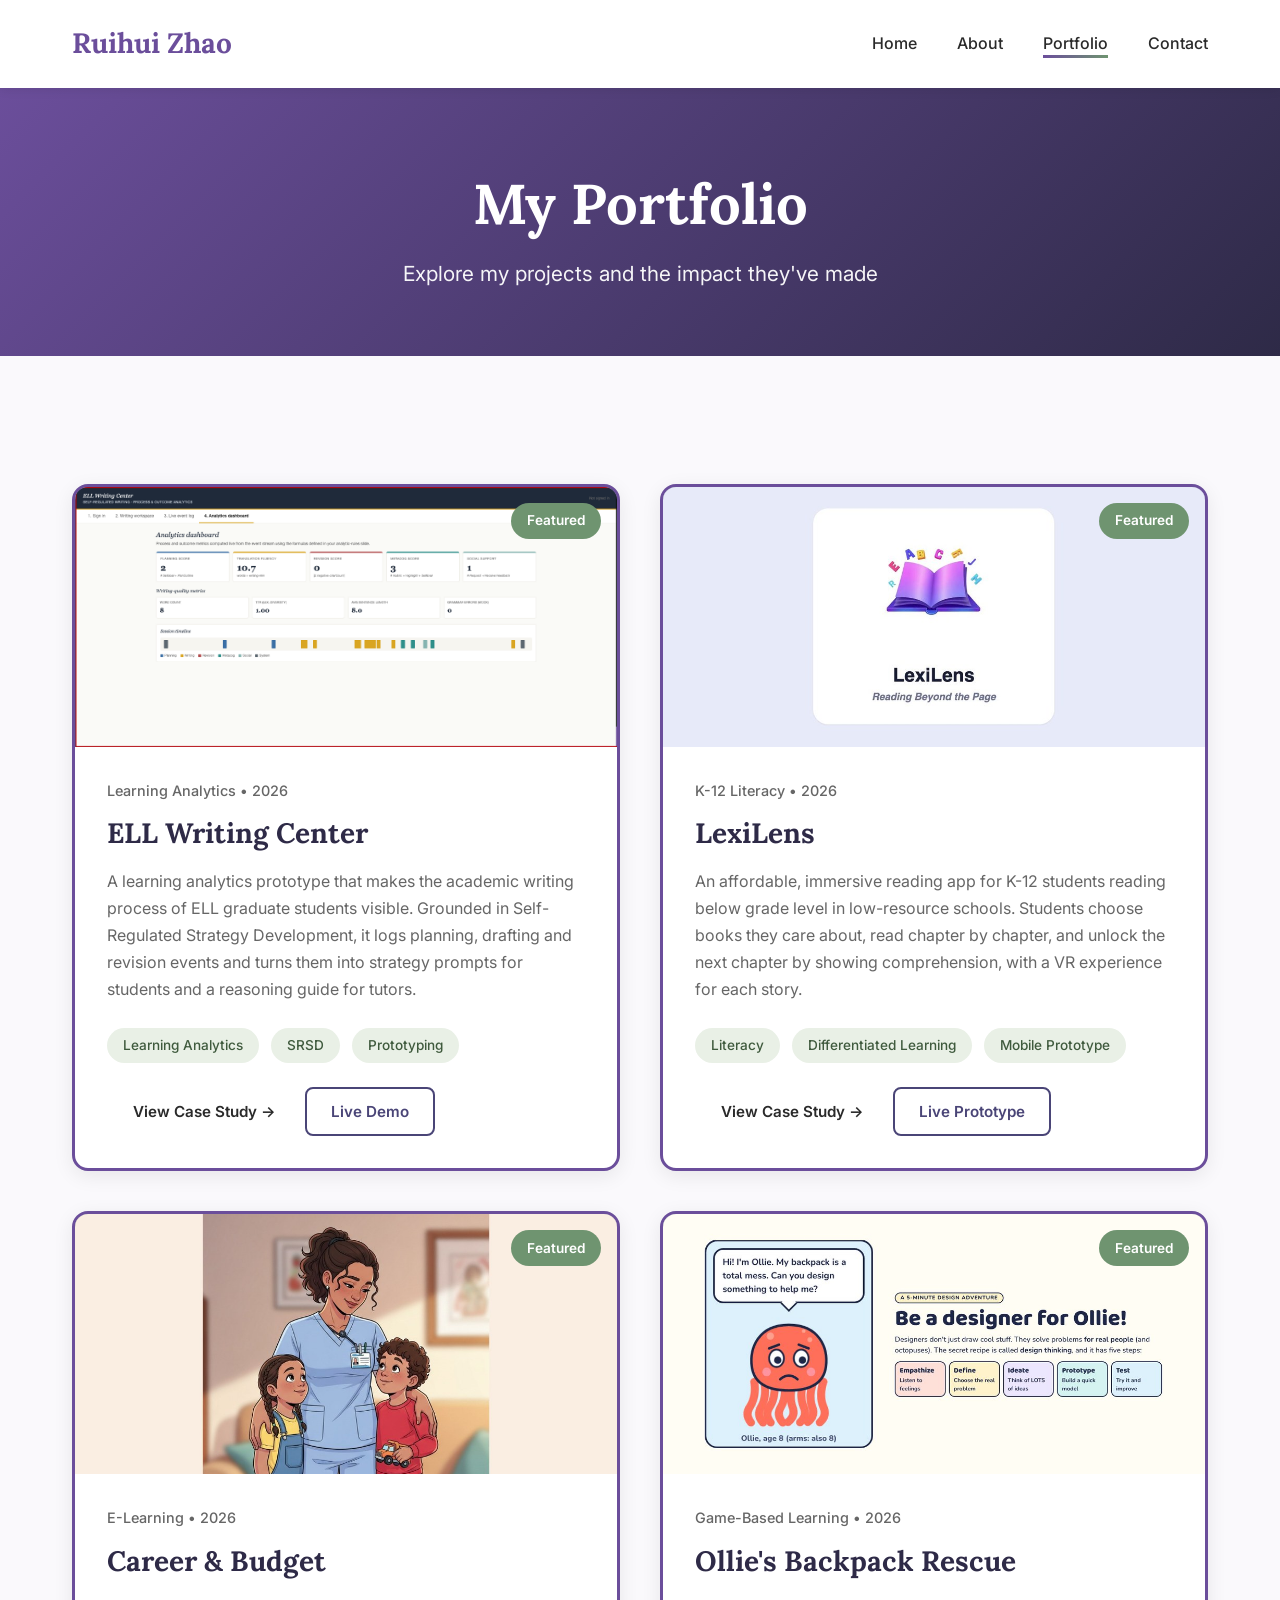
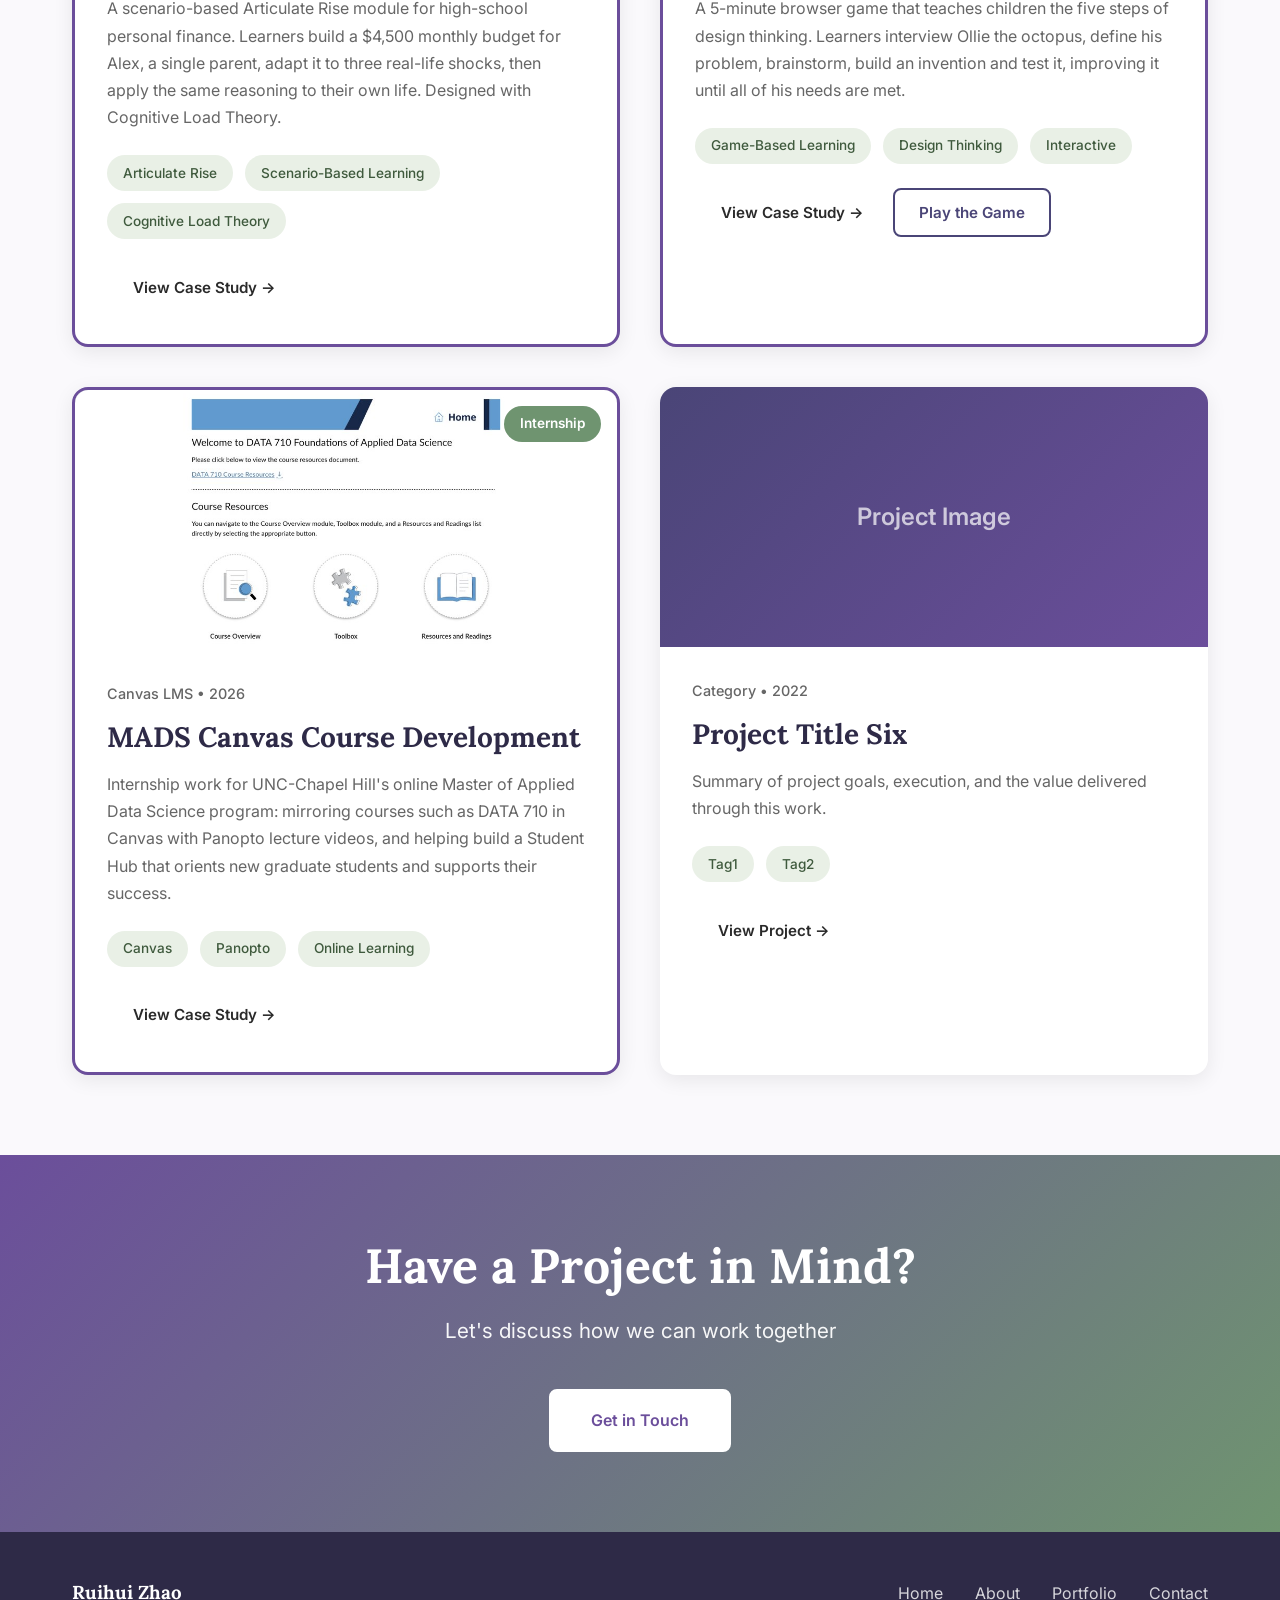
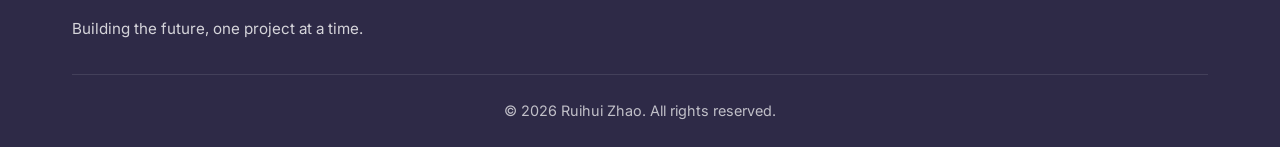
<file: portfolio.html>
<!DOCTYPE html>
<html lang="en">
<head>
    <meta charset="UTF-8">
    <meta name="viewport" content="width=device-width, initial-scale=1.0">
    <title>Portfolio - Ruihui Zhao</title>
    <link rel="stylesheet" href="styles.css">
    <link rel="preconnect" href="https://fonts.googleapis.com">
    <link rel="preconnect" href="https://fonts.gstatic.com" crossorigin>
    <link href="https://fonts.googleapis.com/css2?family=Lora:wght@400;600;700&family=Inter:wght@300;400;500;600;700&display=swap" rel="stylesheet">
</head>
<body>
    <!-- Navigation -->
    <nav class="navbar">
        <div class="nav-container">
            <a href="index.html" class="logo">Ruihui Zhao</a>
            <ul class="nav-menu">
                <li><a href="index.html">Home</a></li>
                <li><a href="about.html">About</a></li>
                <li><a href="portfolio.html" class="active">Portfolio</a></li>
                <li><a href="contact.html">Contact</a></li>
            </ul>
        </div>
    </nav>

    <!-- Page Header -->
    <section class="page-header">
        <div class="container">
            <h1 class="page-title">My Portfolio</h1>
            <p class="page-description">Explore my projects and the impact they've made</p>
        </div>
    </section>

    <!-- Portfolio Grid -->
    <section class="portfolio-section">
        <div class="container">
            <div class="portfolio-grid">
                
                <!-- Project 1 - ELL Writing Center -->
                <article class="portfolio-card featured">
                    <div class="portfolio-image">
                        <img src="dashboard.png" alt="Analytics dashboard from the ELL Writing Center prototype">
                        <span class="project-badge">Featured</span>
                    </div>
                    <div class="portfolio-content">
                        <span class="project-meta">Learning Analytics • 2026</span>
                        <h3>ELL Writing Center</h3>
                        <p>
                            A learning analytics prototype that makes the academic writing process of ELL graduate
                            students visible. Grounded in Self-Regulated Strategy Development, it logs planning,
                            drafting and revision events and turns them into strategy prompts for students and a
                            reasoning guide for tutors.
                        </p>
                        <div class="project-tags">
                            <span>Learning Analytics</span>
                            <span>SRSD</span>
                            <span>Prototyping</span>
                        </div>
                        <a href="project-report-1.html" class="btn btn-small">View Case Study →</a>
                        <a href="ell-writing-center-demo.html" class="btn btn-small btn-secondary">Live Demo</a>
                    </div>
                </article>

                <!-- Project 2 - LexiLens -->
                <article class="portfolio-card featured">
                    <div class="portfolio-image">
                        <img src="lexilens-cover.jpg" style="object-position:center" alt="LexiLens welcome screen with an open book and floating letters">
                        <span class="project-badge">Featured</span>
                    </div>
                    <div class="portfolio-content">
                        <span class="project-meta">K-12 Literacy • 2026</span>
                        <h3>LexiLens</h3>
                        <p>
                            An affordable, immersive reading app for K-12 students reading below grade level in
                            low-resource schools. Students choose books they care about, read chapter by chapter,
                            and unlock the next chapter by showing comprehension, with a VR experience for each story.
                        </p>
                        <div class="project-tags">
                            <span>Literacy</span>
                            <span>Differentiated Learning</span>
                            <span>Mobile Prototype</span>
                        </div>
                        <a href="project-report-2.html" class="btn btn-small">View Case Study →</a>
                        <a href="https://lexilens.lovable.app" class="btn btn-small btn-secondary" target="_blank" rel="noopener">Live Prototype</a>
                    </div>
                </article>

                <!-- Project 3 - Career & Budget -->
                <article class="portfolio-card featured">
                    <div class="portfolio-image">
                        <img src="budget-cover.jpg" style="object-position:center" alt="Illustration of Alex, the module's persona, a nurse with her two children">
                        <span class="project-badge">Featured</span>
                    </div>
                    <div class="portfolio-content">
                        <span class="project-meta">E-Learning • 2026</span>
                        <h3>Career &amp; Budget</h3>
                        <p>
                            A scenario-based Articulate Rise module for high-school personal finance. Learners build a
                            $4,500 monthly budget for Alex, a single parent, adapt it to three real-life shocks, then
                            apply the same reasoning to their own life. Designed with Cognitive Load Theory.
                        </p>
                        <div class="project-tags">
                            <span>Articulate Rise</span>
                            <span>Scenario-Based Learning</span>
                            <span>Cognitive Load Theory</span>
                        </div>
                        <a href="project-report-3.html" class="btn btn-small">View Case Study →</a>
                    </div>
                </article>

                <!-- Project 4 - Ollie's Backpack Rescue -->
                <article class="portfolio-card featured">
                    <div class="portfolio-image">
                        <img src="ollie-cover.jpg" style="object-position:center" alt="Ollie the octopus on the game's start screen, asking for help with his messy backpack">
                        <span class="project-badge">Featured</span>
                    </div>
                    <div class="portfolio-content">
                        <span class="project-meta">Game-Based Learning • 2026</span>
                        <h3>Ollie's Backpack Rescue</h3>
                        <p>
                            A 5-minute browser game that teaches children the five steps of design thinking. Learners
                            interview Ollie the octopus, define his problem, brainstorm, build an invention and test it,
                            improving it until all of his needs are met.
                        </p>
                        <div class="project-tags">
                            <span>Game-Based Learning</span>
                            <span>Design Thinking</span>
                            <span>Interactive</span>
                        </div>
                        <a href="project-report-4.html" class="btn btn-small">View Case Study →</a>
                        <a href="ollie-backpack-rescue.html" class="btn btn-small btn-secondary">Play the Game</a>
                    </div>
                </article>

                <!-- Project 5 - MADS Canvas Course Development -->
                <article class="portfolio-card featured">
                    <div class="portfolio-image">
                        <img src="canvas-cover.jpg" style="object-position:center" alt="DATA 710 Canvas home page with a banner and buttons for Course Overview, Toolbox and Resources and Readings">
                        <span class="project-badge">Internship</span>
                    </div>
                    <div class="portfolio-content">
                        <span class="project-meta">Canvas LMS • 2026</span>
                        <h3>MADS Canvas Course Development</h3>
                        <p>
                            Internship work for UNC-Chapel Hill's online Master of Applied Data Science program: mirroring
                            courses such as DATA 710 in Canvas with Panopto lecture videos, and helping build a Student Hub
                            that orients new graduate students and supports their success.
                        </p>
                        <div class="project-tags">
                            <span>Canvas</span>
                            <span>Panopto</span>
                            <span>Online Learning</span>
                        </div>
                        <a href="project-report-5.html" class="btn btn-small">View Case Study →</a>
                    </div>
                </article>

                <!-- Project 6 -->
                <article class="portfolio-card">
                    <div class="portfolio-image">
                        <div class="image-placeholder">Project Image</div>
                    </div>
                    <div class="portfolio-content">
                        <span class="project-meta">Category • 2022</span>
                        <h3>Project Title Six</h3>
                        <p>
                            Summary of project goals, execution, and the value 
                            delivered through this work.
                        </p>
                        <div class="project-tags">
                            <span>Tag1</span>
                            <span>Tag2</span>
                        </div>
                        <a href="#" class="btn btn-small">View Project →</a>
                    </div>
                </article>

            </div>
        </div>
    </section>

    <!-- CTA Section -->
    <section class="cta-section">
        <div class="container">
            <div class="cta-content">
                <h2>Have a Project in Mind?</h2>
                <p>Let's discuss how we can work together</p>
                <a href="contact.html" class="btn btn-light">Get in Touch</a>
            </div>
        </div>
    </section>

    <!-- Footer -->
    <footer class="footer">
        <div class="container">
            <div class="footer-content">
                <div class="footer-left">
                    <h3>Ruihui Zhao</h3>
                    <p>Building the future, one project at a time.</p>
                </div>
                <div class="footer-links">
                    <a href="index.html">Home</a>
                    <a href="about.html">About</a>
                    <a href="portfolio.html">Portfolio</a>
                    <a href="contact.html">Contact</a>
                </div>
            </div>
            <div class="footer-bottom">
                <p>&copy; 2026 Ruihui Zhao. All rights reserved.</p>
            </div>
        </div>
    </footer>
</body>
</html>
</file>
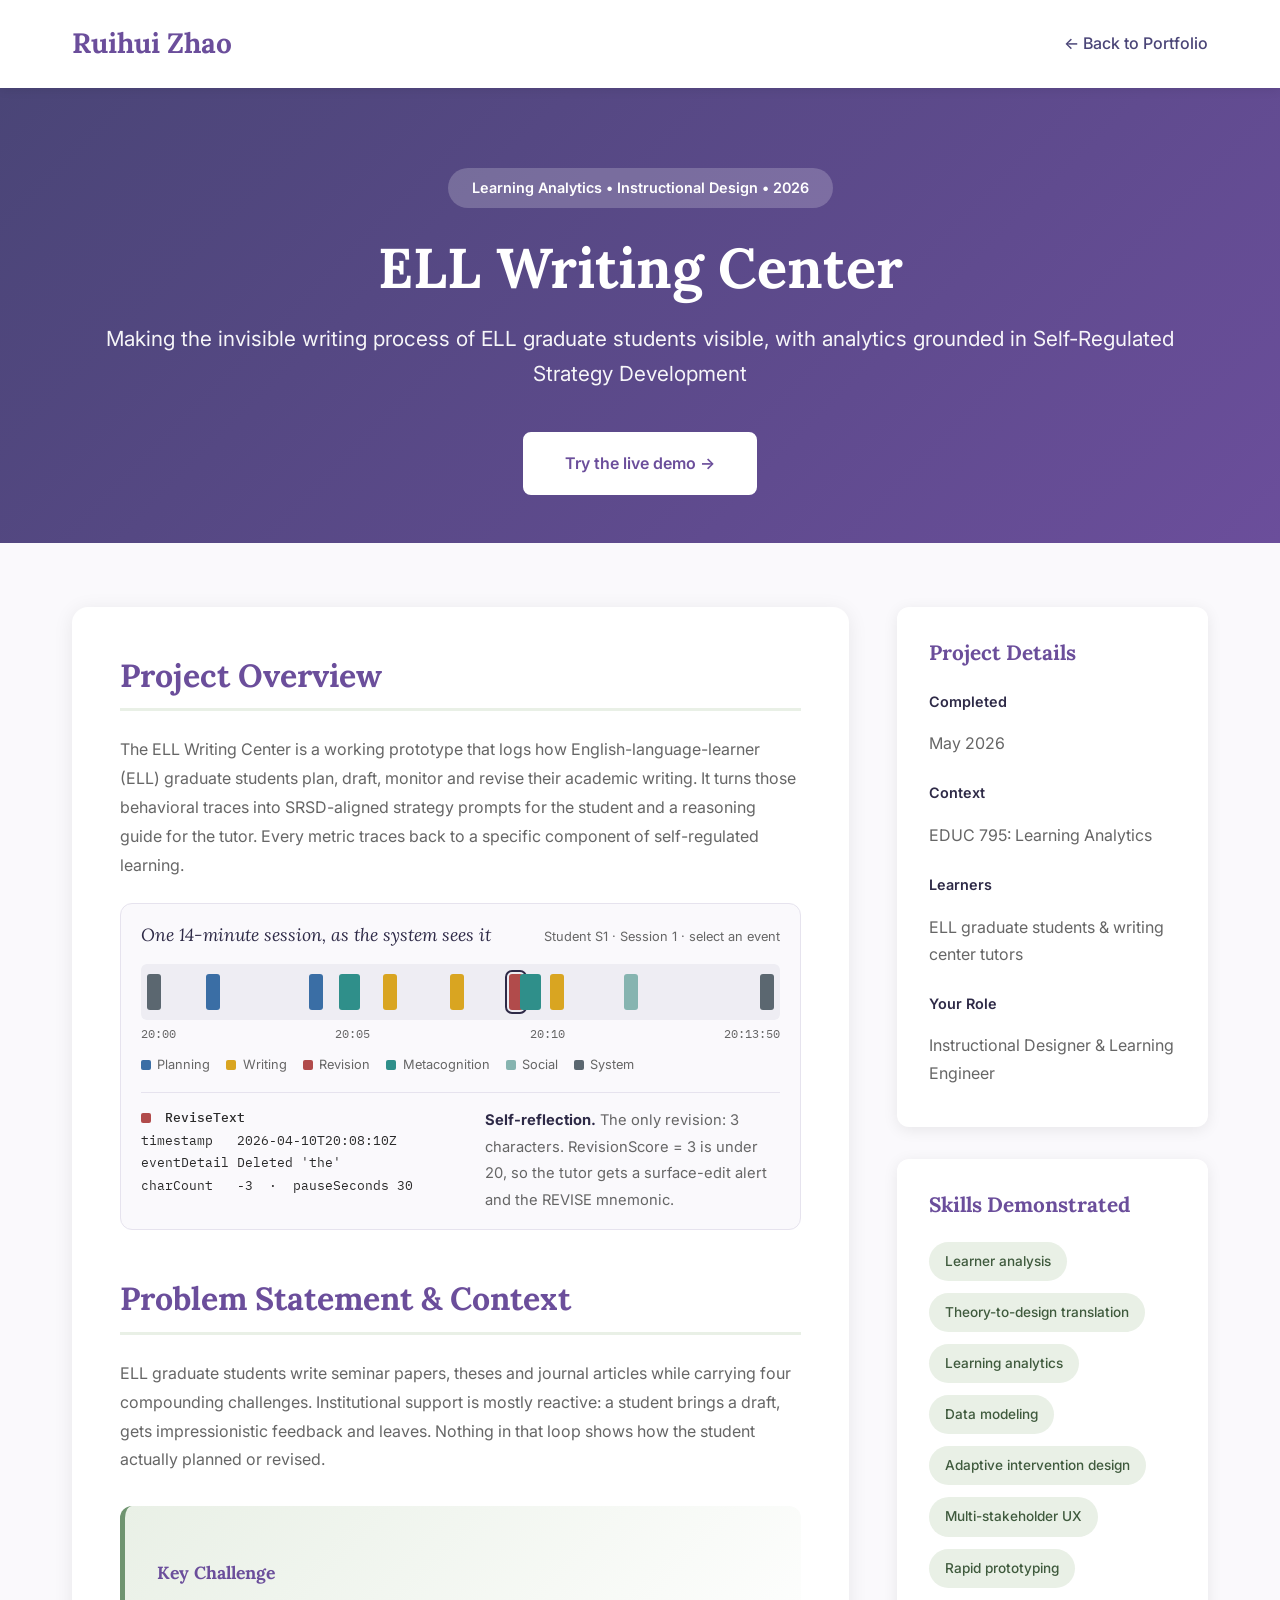
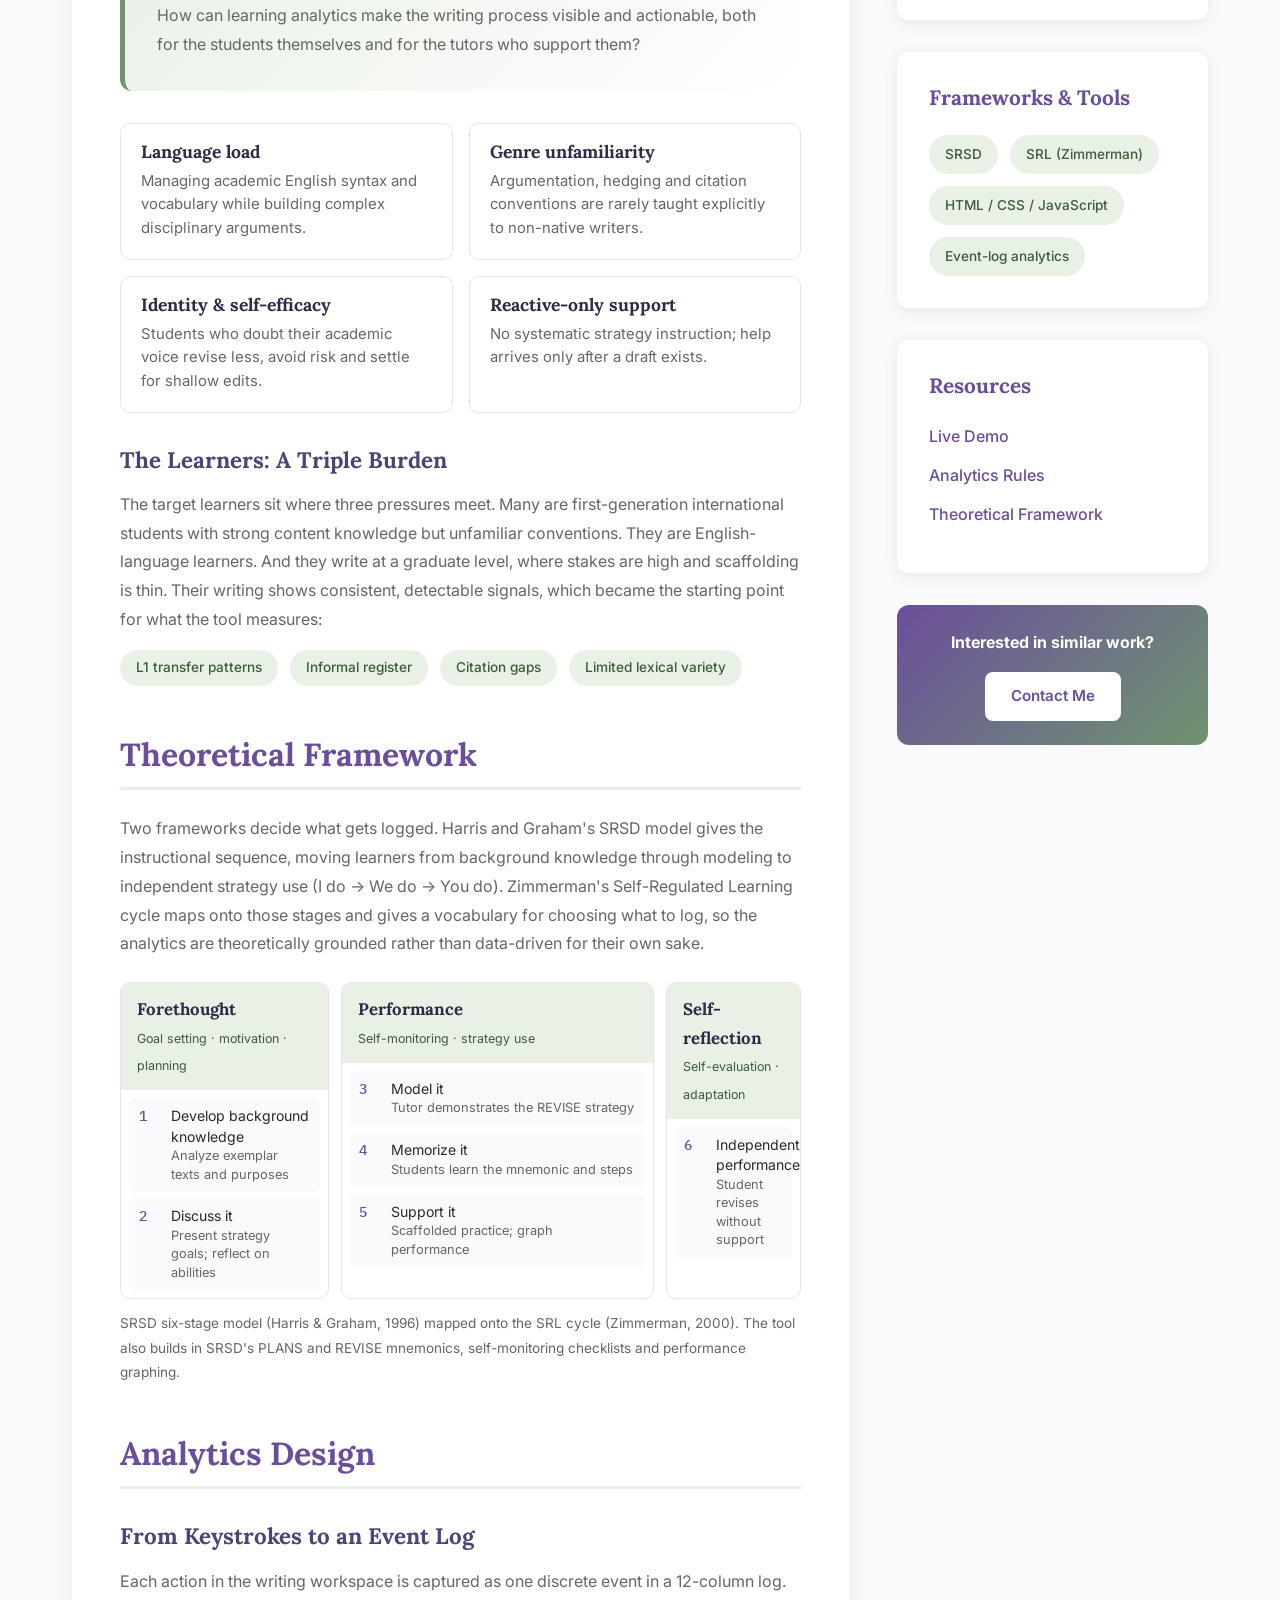
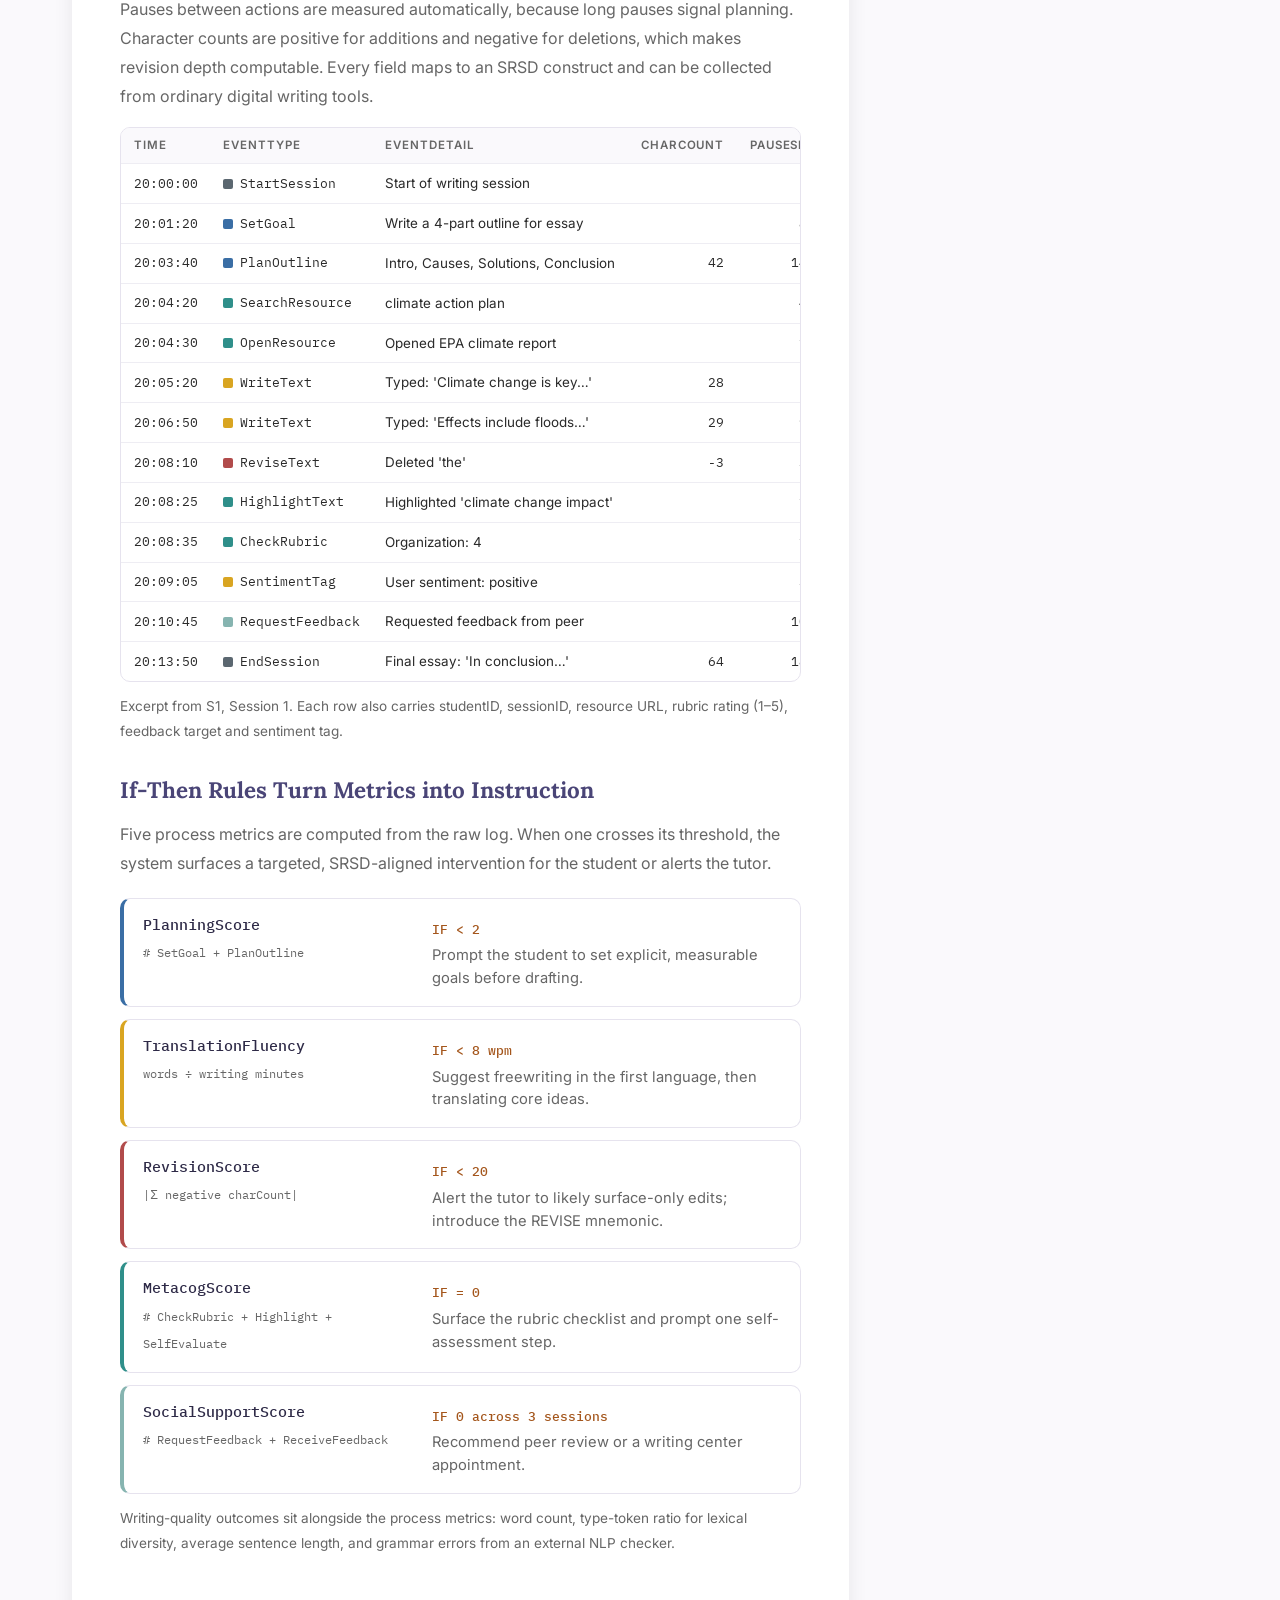
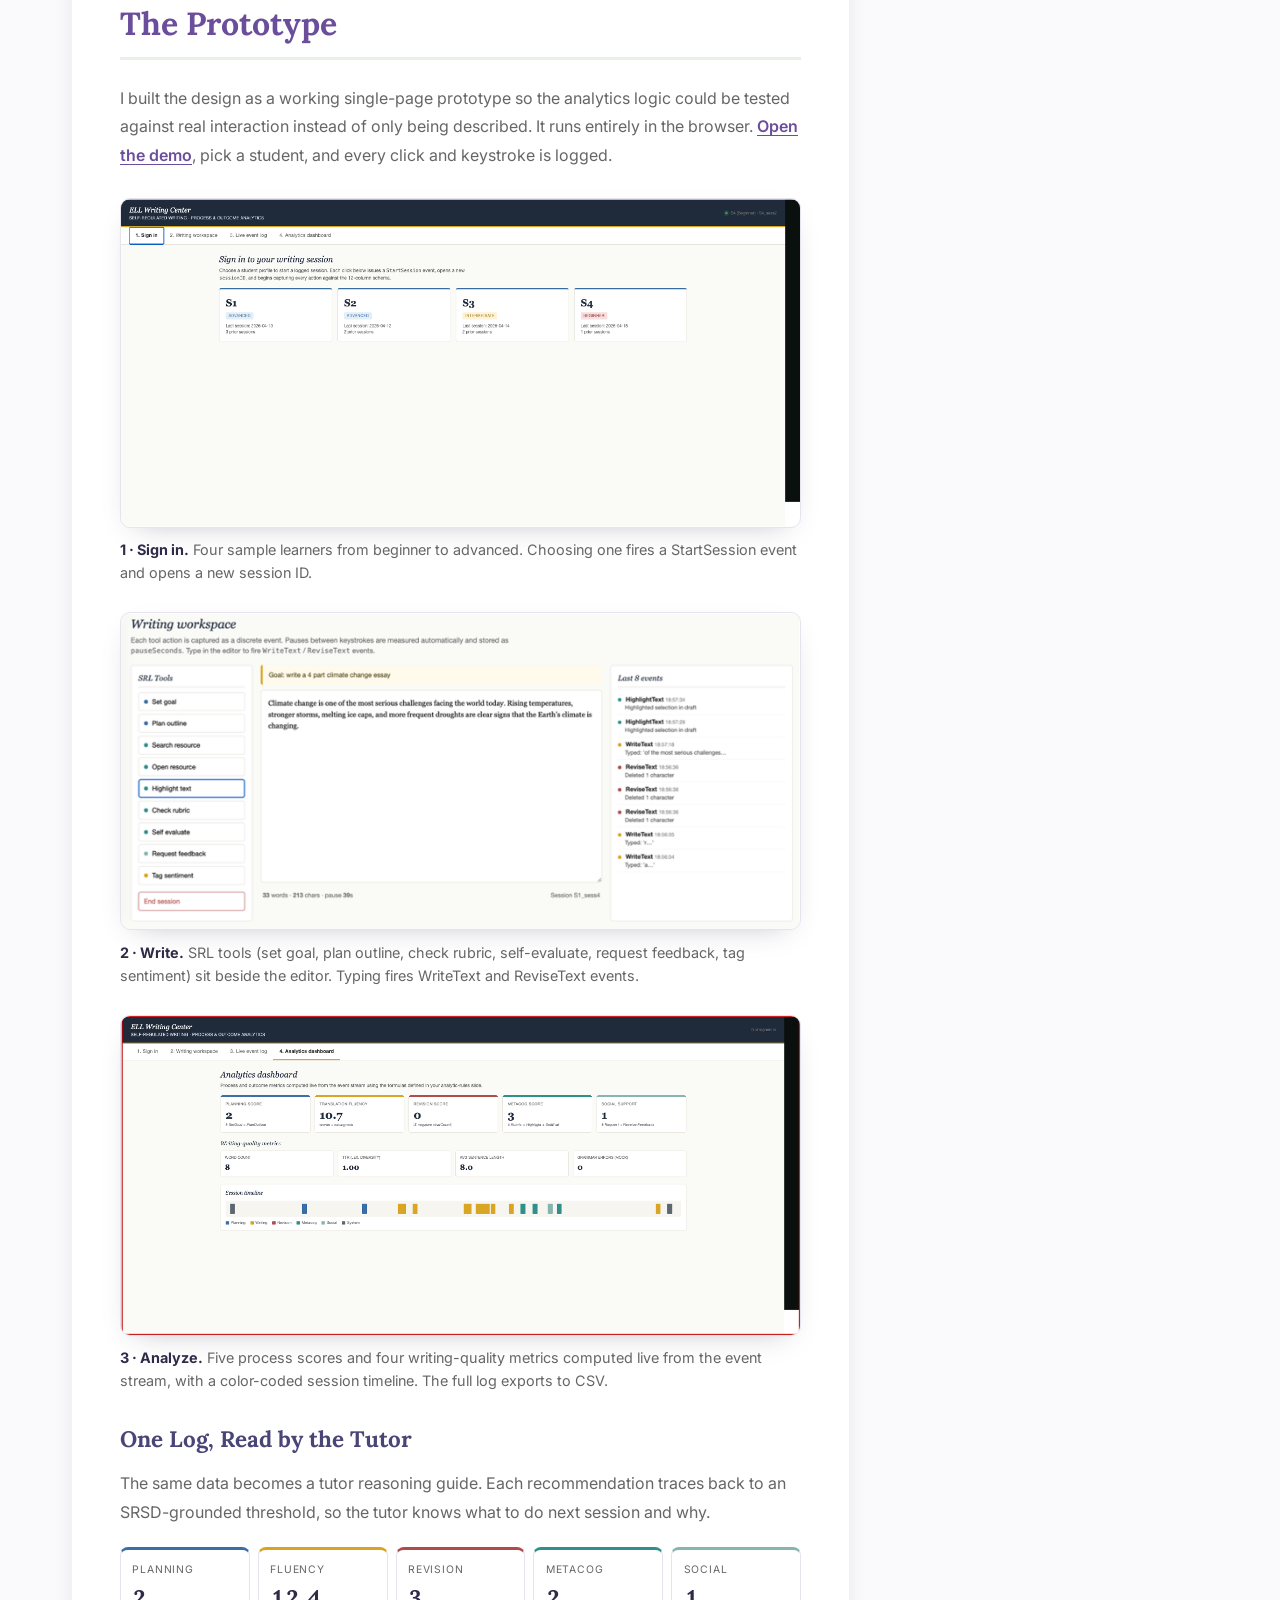
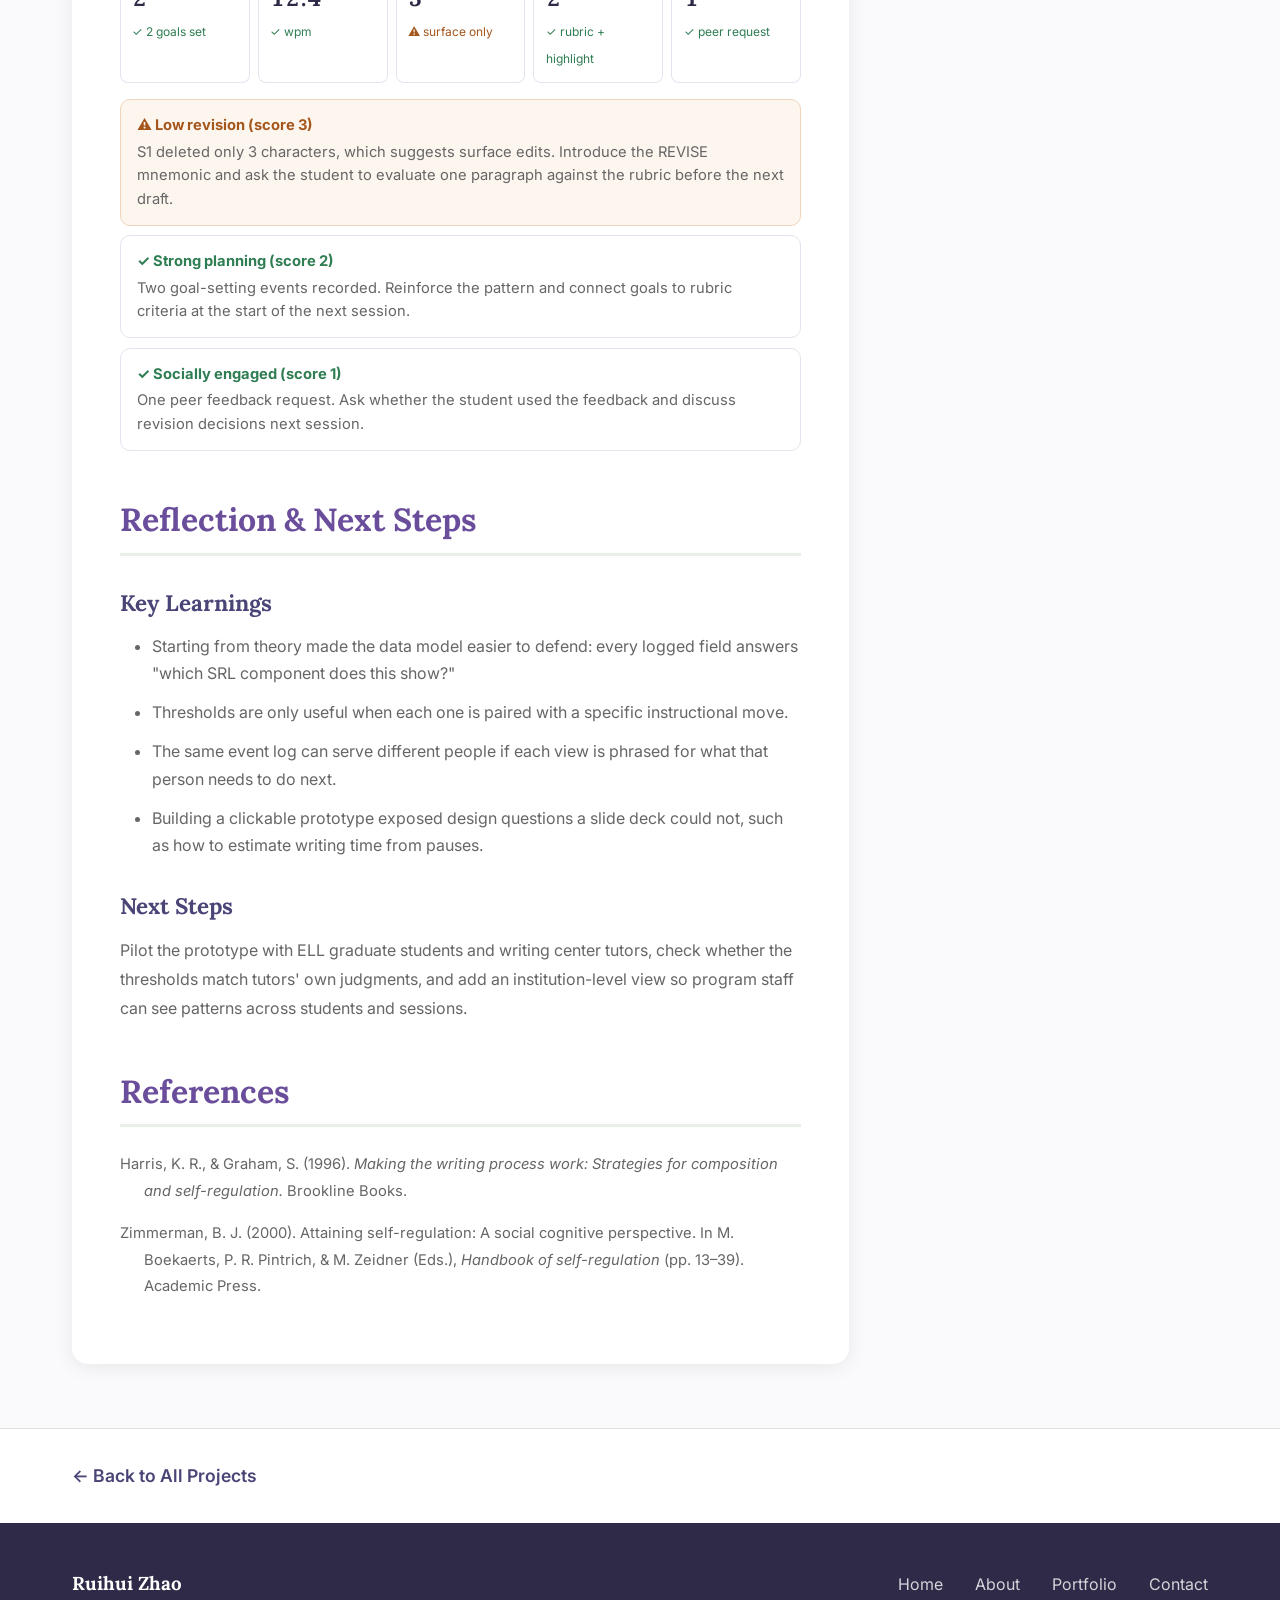
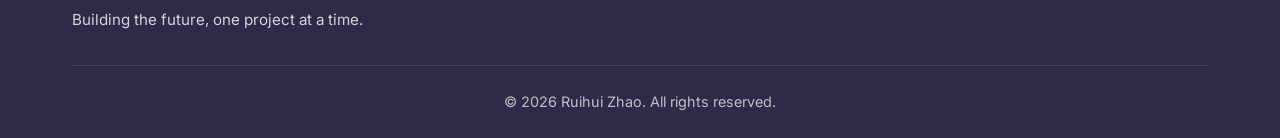
<file: project-report-1.html>
<!DOCTYPE html>
<html lang="en">
<head>
    <meta charset="UTF-8">
    <meta name="viewport" content="width=device-width, initial-scale=1.0">
    <title>ELL Writing Center: SRSD Learning Analytics - Ruihui Zhao</title>
    <meta name="description" content="Case study: a learning analytics prototype that makes the academic writing process of ELL graduate students visible, grounded in Self-Regulated Strategy Development.">
    <link rel="stylesheet" href="styles.css">
    <link rel="preconnect" href="https://fonts.googleapis.com">
    <link rel="preconnect" href="https://fonts.gstatic.com" crossorigin>
    <link href="https://fonts.googleapis.com/css2?family=Lora:ital,wght@0,400;0,600;0,700;1,400&family=Inter:wght@300;400;500;600;700&family=IBM+Plex+Mono:wght@400;500&display=swap" rel="stylesheet">
</head>
<body>
    <!-- Simple Navigation (No main menu) -->
    <nav class="navbar">
        <div class="nav-container">
            <a href="index.html" class="logo">Ruihui Zhao</a>
            <a href="portfolio.html" class="back-link">← Back to Portfolio</a>
        </div>
    </nav>

    <!-- Report Header -->
    <section class="report-header">
        <div class="container">
            <span class="report-category">Learning Analytics • Instructional Design • 2026</span>
            <h1 class="report-title">ELL Writing Center</h1>
            <p class="report-subtitle">Making the invisible writing process of ELL graduate students visible, with analytics grounded in Self-Regulated Strategy Development</p>
                </div>
            </div>

            <div class="ell-hero-actions">
                <a href="ell-writing-center-demo.html" class="btn btn-light">Try the live demo →</a>
            </div>
        </div>
    </section>

    <!-- Report Content -->
    <div class="report-content">
        <div class="container">
            <div class="report-layout">

                <!-- Main Content -->
                <article class="report-main">

                    <!-- Overview Section -->
                    <section class="report-section" id="overview">
                        <h2 class="section-heading">Project Overview</h2>
                        <p>
                            The ELL Writing Center is a working prototype that logs how English-language-learner (ELL)
                            graduate students plan, draft, monitor and revise their academic writing. It turns those
                            behavioral traces into SRSD-aligned strategy prompts for the student and a reasoning guide
                            for the tutor. Every metric traces back to a specific component of self-regulated learning.
                        </p>

                        <!-- Interactive session strip -->
                        <div class="ell-strip" aria-labelledby="strip-title">
                            <div class="ell-strip-head">
                                <h4 id="strip-title">One 14-minute session, as the system sees it</h4>
                                <span>Student S1 · Session 1 · select an event</span>
                            </div>
                            <div class="ell-track" id="ell-track" role="group" aria-label="Session events"></div>
                            <div class="ell-axis"><span>20:00</span><span>20:05</span><span>20:10</span><span>20:13:50</span></div>
                            <div class="ell-legend">
                                <span><i class="k-plan"></i>Planning</span>
                                <span><i class="k-write"></i>Writing</span>
                                <span><i class="k-rev"></i>Revision</span>
                                <span><i class="k-meta"></i>Metacognition</span>
                                <span><i class="k-social"></i>Social</span>
                                <span><i class="k-sys"></i>System</span>
                            </div>
                            <div class="ell-readout" aria-live="polite">
                                <div class="ell-row" id="ell-ro-row"></div>
                                <p class="ell-why" id="ell-ro-why"></p>
                            </div>
                        </div>
                    </section>

                    <!-- Challenge Section -->
                    <section class="report-section" id="problem">
                        <h2 class="section-heading">Problem Statement &amp; Context</h2>
                        <p>
                            ELL graduate students write seminar papers, theses and journal articles while carrying
                            four compounding challenges. Institutional support is mostly reactive: a student brings a
                            draft, gets impressionistic feedback and leaves. Nothing in that loop shows how the student
                            actually planned or revised.
                        </p>

                        <div class="highlight-box">
                            <h4>Key Challenge</h4>
                            <p>
                                How can learning analytics make the writing process visible and actionable, both for
                                the students themselves and for the tutors who support them?
                            </p>
                        </div>

                        <div class="ell-grid2">
                            <div class="ell-card"><h4>Language load</h4><p>Managing academic English syntax and vocabulary while building complex disciplinary arguments.</p></div>
                            <div class="ell-card"><h4>Genre unfamiliarity</h4><p>Argumentation, hedging and citation conventions are rarely taught explicitly to non-native writers.</p></div>
                            <div class="ell-card"><h4>Identity &amp; self-efficacy</h4><p>Students who doubt their academic voice revise less, avoid risk and settle for shallow edits.</p></div>
                            <div class="ell-card"><h4>Reactive-only support</h4><p>No systematic strategy instruction; help arrives only after a draft exists.</p></div>
                        </div>

                        <h3>The Learners: A Triple Burden</h3>
                        <p>
                            The target learners sit where three pressures meet. Many are first-generation international
                            students with strong content knowledge but unfamiliar conventions. They are English-language
                            learners. And they write at a graduate level, where stakes are high and scaffolding is thin.
                            Their writing shows consistent, detectable signals, which became the starting point for what
                            the tool measures:
                        </p>
                        <div class="project-tags">
                            <span>L1 transfer patterns</span>
                            <span>Informal register</span>
                            <span>Citation gaps</span>
                            <span>Limited lexical variety</span>
                        </div>
                    </section>

                    <!-- Theory Section -->
                    <section class="report-section" id="theory">
                        <h2 class="section-heading">Theoretical Framework</h2>
                        <p>
                            Two frameworks decide what gets logged. Harris and Graham's SRSD model gives the instructional
                            sequence, moving learners from background knowledge through modeling to independent strategy
                            use (I do → We do → You do). Zimmerman's Self-Regulated Learning cycle maps onto those stages
                            and gives a vocabulary for choosing what to log, so the analytics are theoretically grounded
                            rather than data-driven for their own sake.
                        </p>

                        <div class="ell-phases">
                            <div class="ell-phase">
                                <header><strong>Forethought</strong><small>Goal setting · motivation · planning</small></header>
                                <ol>
                                    <li><span>1</span><div>Develop background knowledge<small>Analyze exemplar texts and purposes</small></div></li>
                                    <li><span>2</span><div>Discuss it<small>Present strategy goals; reflect on abilities</small></div></li>
                                </ol>
                            </div>
                            <div class="ell-phase">
                                <header><strong>Performance</strong><small>Self-monitoring · strategy use</small></header>
                                <ol>
                                    <li><span>3</span><div>Model it<small>Tutor demonstrates the REVISE strategy</small></div></li>
                                    <li><span>4</span><div>Memorize it<small>Students learn the mnemonic and steps</small></div></li>
                                    <li><span>5</span><div>Support it<small>Scaffolded practice; graph performance</small></div></li>
                                </ol>
                            </div>
                            <div class="ell-phase">
                                <header><strong>Self-reflection</strong><small>Self-evaluation · adaptation</small></header>
                                <ol>
                                    <li><span>6</span><div>Independent performance<small>Student revises without support</small></div></li>
                                </ol>
                            </div>
                        </div>
                        <p class="ell-caption">SRSD six-stage model (Harris &amp; Graham, 1996) mapped onto the SRL cycle (Zimmerman, 2000). The tool also builds in SRSD's PLANS and REVISE mnemonics, self-monitoring checklists and performance graphing.</p>
                    </section>

                    <!-- Approach Section -->
                    <section class="report-section" id="design">
                        <h2 class="section-heading">Analytics Design</h2>

                        <h3>From Keystrokes to an Event Log</h3>
                        <p>
                            Each action in the writing workspace is captured as one discrete event in a 12-column log.
                            Pauses between actions are measured automatically, because long pauses signal planning.
                            Character counts are positive for additions and negative for deletions, which makes revision
                            depth computable. Every field maps to an SRSD construct and can be collected from ordinary
                            digital writing tools.
                        </p>
                        <div class="ell-scroll" tabindex="0" aria-label="Sample event log for student S1">
                            <table class="ell-table">
                                <thead><tr><th>time</th><th>eventType</th><th>eventDetail</th><th>charCount</th><th>pauseSec</th></tr></thead>
                                <tbody id="ell-log-body"></tbody>
                            </table>
                        </div>
                        <p class="ell-caption">Excerpt from S1, Session 1. Each row also carries studentID, sessionID, resource URL, rubric rating (1–5), feedback target and sentiment tag.</p>

                        <h3>If-Then Rules Turn Metrics into Instruction</h3>
                        <p>
                            Five process metrics are computed from the raw log. When one crosses its threshold, the
                            system surfaces a targeted, SRSD-aligned intervention for the student or alerts the tutor.
                        </p>
                        <div class="ell-rules">
                            <div class="ell-rule k-plan">
                                <div><h4>PlanningScore</h4><code># SetGoal + PlanOutline</code></div>
                                <div><span class="ell-if">IF &lt; 2</span><p>Prompt the student to set explicit, measurable goals before drafting.</p></div>
                            </div>
                            <div class="ell-rule k-write">
                                <div><h4>TranslationFluency</h4><code>words ÷ writing minutes</code></div>
                                <div><span class="ell-if">IF &lt; 8 wpm</span><p>Suggest freewriting in the first language, then translating core ideas.</p></div>
                            </div>
                            <div class="ell-rule k-rev">
                                <div><h4>RevisionScore</h4><code>|Σ negative charCount|</code></div>
                                <div><span class="ell-if">IF &lt; 20</span><p>Alert the tutor to likely surface-only edits; introduce the REVISE mnemonic.</p></div>
                            </div>
                            <div class="ell-rule k-meta">
                                <div><h4>MetacogScore</h4><code># CheckRubric + Highlight + SelfEvaluate</code></div>
                                <div><span class="ell-if">IF = 0</span><p>Surface the rubric checklist and prompt one self-assessment step.</p></div>
                            </div>
                            <div class="ell-rule k-social">
                                <div><h4>SocialSupportScore</h4><code># RequestFeedback + ReceiveFeedback</code></div>
                                <div><span class="ell-if">IF 0 across 3 sessions</span><p>Recommend peer review or a writing center appointment.</p></div>
                            </div>
                        </div>
                        <p class="ell-caption">Writing-quality outcomes sit alongside the process metrics: word count, type-token ratio for lexical diversity, average sentence length, and grammar errors from an external NLP checker.</p>
                    </section>

                    <!-- Implementation Section -->
                    <section class="report-section" id="product">
                        <h2 class="section-heading">The Prototype</h2>
                        <p>
                            I built the design as a working single-page prototype so the analytics logic could be tested
                            against real interaction instead of only being described. It runs entirely in the browser.
                            <a href="ell-writing-center-demo.html" class="ell-inline-link">Open the demo</a>, pick a
                            student, and every click and keystroke is logged.
                        </p>

                        <figure class="ell-shot">
                            <img src="signin.png" alt="Sign-in screen with four student profile cards, S1 to S4, labeled advanced, intermediate and beginner" width="1920" height="430" loading="lazy">
                            <figcaption><strong>1 · Sign in.</strong> Four sample learners from beginner to advanced. Choosing one fires a StartSession event and opens a new session ID.</figcaption>
                        </figure>
                        <figure class="ell-shot">
                            <img src="workspace.png" alt="Writing workspace with an SRL tools list, a draft about climate change, and a live list of the last eight events" width="877" height="407" loading="lazy">
                            <figcaption><strong>2 · Write.</strong> SRL tools (set goal, plan outline, check rubric, self-evaluate, request feedback, tag sentiment) sit beside the editor. Typing fires WriteText and ReviseText events.</figcaption>
                        </figure>
                        <figure class="ell-shot">
                            <img src="dashboard.png" alt="Analytics dashboard showing five process scores, four writing-quality metrics and a color-coded session timeline" width="1920" height="640" loading="lazy">
                            <figcaption><strong>3 · Analyze.</strong> Five process scores and four writing-quality metrics computed live from the event stream, with a color-coded session timeline. The full log exports to CSV.</figcaption>
                        </figure>

                        <h3>One Log, Read by the Tutor</h3>
                        <p>
                            The same data becomes a tutor reasoning guide. Each recommendation traces back to an
                            SRSD-grounded threshold, so the tutor knows what to do next session and why.
                        </p>
                        <div class="ell-scores">
                            <div class="ell-score k-plan"><small>Planning</small><b>2</b><em class="ok">✓ 2 goals set</em></div>
                            <div class="ell-score k-write"><small>Fluency</small><b>12.4</b><em class="ok">✓ wpm</em></div>
                            <div class="ell-score k-rev"><small>Revision</small><b>3</b><em class="warn">⚠ surface only</em></div>
                            <div class="ell-score k-meta"><small>Metacog</small><b>2</b><em class="ok">✓ rubric + highlight</em></div>
                            <div class="ell-score k-social"><small>Social</small><b>1</b><em class="ok">✓ peer request</em></div>
                        </div>
                        <div class="ell-flags">
                            <div class="ell-flag warn"><strong>⚠ Low revision (score 3)</strong>S1 deleted only 3 characters, which suggests surface edits. Introduce the REVISE mnemonic and ask the student to evaluate one paragraph against the rubric before the next draft.</div>
                            <div class="ell-flag"><strong>✓ Strong planning (score 2)</strong>Two goal-setting events recorded. Reinforce the pattern and connect goals to rubric criteria at the start of the next session.</div>
                            <div class="ell-flag"><strong>✓ Socially engaged (score 1)</strong>One peer feedback request. Ask whether the student used the feedback and discuss revision decisions next session.</div>
                        </div>
                    </section>

                    <!-- Reflection Section -->
                    <section class="report-section" id="reflection">
                        <h2 class="section-heading">Reflection &amp; Next Steps</h2>
                        <h3>Key Learnings</h3>
                        <ul>
                            <li>Starting from theory made the data model easier to defend: every logged field answers "which SRL component does this show?"</li>
                            <li>Thresholds are only useful when each one is paired with a specific instructional move.</li>
                            <li>The same event log can serve different people if each view is phrased for what that person needs to do next.</li>
                            <li>Building a clickable prototype exposed design questions a slide deck could not, such as how to estimate writing time from pauses.</li>
                        </ul>
                        <h3>Next Steps</h3>
                        <p>
                            Pilot the prototype with ELL graduate students and writing center tutors, check whether the
                            thresholds match tutors' own judgments, and add an institution-level view so program staff
                            can see patterns across students and sessions.
                        </p>
                    </section>

                    <!-- References -->
                    <section class="report-section" id="references">
                        <h2 class="section-heading">References</h2>
                        <p class="ell-ref">Harris, K. R., &amp; Graham, S. (1996). <em>Making the writing process work: Strategies for composition and self-regulation.</em> Brookline Books.</p>
                        <p class="ell-ref">Zimmerman, B. J. (2000). Attaining self-regulation: A social cognitive perspective. In M. Boekaerts, P. R. Pintrich, &amp; M. Zeidner (Eds.), <em>Handbook of self-regulation</em> (pp. 13–39). Academic Press.</p>
                    </section>

                </article>

                <!-- Sidebar -->
                <aside class="report-sidebar">
                    <div class="sidebar-section">
                        <h3>Project Details</h3>
                        <dl class="details-list">
                            <dt>Completed</dt>
                            <dd>May 2026</dd>

                            <dt>Context</dt>
                            <dd>EDUC 795: Learning Analytics</dd>

                            <dt>Learners</dt>
                            <dd>ELL graduate students &amp; writing center tutors</dd>

                            <dt>Your Role</dt>
                            <dd>Instructional Designer &amp; Learning Engineer</dd>
                        </dl>
                    </div>

                    <div class="sidebar-section">
                        <h3>Skills Demonstrated</h3>
                        <div class="sidebar-tags">
                            <span>Learner analysis</span>
                            <span>Theory-to-design translation</span>
                            <span>Learning analytics</span>
                            <span>Data modeling</span>
                            <span>Adaptive intervention design</span>
                            <span>Multi-stakeholder UX</span>
                            <span>Rapid prototyping</span>
                        </div>
                    </div>

                    <div class="sidebar-section">
                        <h3>Frameworks &amp; Tools</h3>
                        <div class="sidebar-tags">
                            <span>SRSD</span>
                            <span>SRL (Zimmerman)</span>
                            <span>HTML / CSS / JavaScript</span>
                            <span>Event-log analytics</span>
                        </div>
                    </div>

                    <div class="sidebar-section">
                        <h3>Resources</h3>
                        <ul class="resource-list">
                            <li><a href="ell-writing-center-demo.html">Live Demo</a></li>
                            <li><a href="#design">Analytics Rules</a></li>
                            <li><a href="#theory">Theoretical Framework</a></li>
                        </ul>
                    </div>

                    <div class="sidebar-cta">
                        <p><strong>Interested in similar work?</strong></p>
                        <a href="contact.html" class="btn btn-small">Contact Me</a>
                    </div>
                </aside>

            </div>
        </div>
    </div>

    <!-- Navigation to other projects -->
    <section class="project-navigation">
        <div class="container">
            <a href="portfolio.html" class="nav-center">← Back to All Projects</a>
        </div>
    </section>

    <!-- Footer -->
    <footer class="footer">
        <div class="container">
            <div class="footer-content">
                <div class="footer-left">
                    <h3>Ruihui Zhao</h3>
                    <p>Building the future, one project at a time.</p>
                </div>
                <div class="footer-links">
                    <a href="index.html">Home</a>
                    <a href="about.html">About</a>
                    <a href="portfolio.html">Portfolio</a>
                    <a href="contact.html">Contact</a>
                </div>
            </div>
            <div class="footer-bottom">
                <p>&copy; 2026 Ruihui Zhao. All rights reserved.</p>
            </div>
        </div>
    </footer>

    <script>
    (function () {
        var T1 = 830; // 20:00:00 → 20:13:50
        var E = [
            {t:0,   ts:'20:00:00', type:'StartSession',   d:'Start of writing session',             c:'',   p:'',    k:'sys',    why:'<strong>System event.</strong> Opens session S1_sess1; every later row is tied to it.'},
            {t:80,  ts:'20:01:20', type:'SetGoal',        d:'Write a 4-part outline for essay',     c:'',   p:'80',  k:'plan',   why:'<strong>Forethought.</strong> Counts toward PlanningScore. The 80-second pause before it reads as planning time.'},
            {t:220, ts:'20:03:40', type:'PlanOutline',    d:'Intro, Causes, Solutions, Conclusion', c:'42', p:'140', k:'plan',   why:'<strong>Forethought.</strong> Second planning event, so PlanningScore = 2 and the goal-setting prompt stays quiet.'},
            {t:260, ts:'20:04:20', type:'SearchResource', d:'climate action plan',                  c:'',   p:'40',  k:'meta',   why:'<strong>Strategy use.</strong> Searching for sources, logged as a metacognitive move.'},
            {t:270, ts:'20:04:30', type:'OpenResource',   d:'Opened EPA climate report',            c:'',   p:'10',  k:'meta',   why:'<strong>Strategy use.</strong> Opening a source; pairs with the search above.'},
            {t:320, ts:'20:05:20', type:'WriteText',      d:"Typed: 'Climate change is key…'",      c:'28', p:'50',  k:'write',  why:'<strong>Performance.</strong> Words and writing time feed TranslationFluency (12.4 wpm this session).'},
            {t:410, ts:'20:06:50', type:'WriteText',      d:"Typed: 'Effects include floods…'",     c:'29', p:'90',  k:'write',  why:'<strong>Performance.</strong> A 90-second pause mid-draft, a possible sign of language load.'},
            {t:490, ts:'20:08:10', type:'ReviseText',     d:"Deleted 'the'",                        c:'-3', p:'30',  k:'rev',    why:'<strong>Self-reflection.</strong> The only revision: 3 characters. RevisionScore = 3 is under 20, so the tutor gets a surface-edit alert and the REVISE mnemonic.'},
            {t:505, ts:'20:08:25', type:'HighlightText',  d:"Highlighted 'climate change impact'",  c:'',   p:'15',  k:'meta',   why:'<strong>Performance.</strong> Self-monitoring; counts toward MetacogScore.'},
            {t:515, ts:'20:08:35', type:'CheckRubric',    d:'Organization: 4',                      c:'',   p:'10',  k:'meta',   why:'<strong>Self-evaluation.</strong> A 1–5 rubric rating; MetacogScore rises to 2.'},
            {t:545, ts:'20:09:05', type:'SentimentTag',   d:'User sentiment: positive',             c:'',   p:'30',  k:'write',  why:'<strong>Affect.</strong> Tracked because self-efficacy shapes how deeply ELL writers revise.'},
            {t:645, ts:'20:10:45', type:'RequestFeedback',d:'Requested feedback from peer',         c:'',   p:'100', k:'social', why:'<strong>Help-seeking.</strong> SocialSupportScore = 1. The tutor guide asks whether the feedback was used.'},
            {t:830, ts:'20:13:50', type:'EndSession',     d:"Final essay: 'In conclusion…'",        c:'64', p:'185', k:'sys',    why:'<strong>System event.</strong> Closes the session; metrics and the tutor guide are computed from everything above.'}
        ];
        var track = document.getElementById('ell-track');
        var row = document.getElementById('ell-ro-row');
        var why = document.getElementById('ell-ro-why');
        var btns = E.map(function (e, i) {
            var b = document.createElement('button');
            b.type = 'button';
            b.className = 'ell-tick k-' + e.k;
            b.style.left = (2 + 96 * e.t / T1) + '%';
            b.style.animationDelay = (i * 55) + 'ms';
            b.setAttribute('aria-label', e.ts + ' ' + e.type);
            b.setAttribute('aria-pressed', 'false');
            b.addEventListener('click', function () { select(i); });
            track.appendChild(b);
            return b;
        });
        function select(i) {
            var e = E[i];
            btns.forEach(function (b, j) { b.setAttribute('aria-pressed', j === i ? 'true' : 'false'); });
            row.innerHTML = '<i class="k-' + e.k + '"></i> <b>' + e.type + '</b><br>' +
                'timestamp&nbsp;&nbsp;&nbsp;2026-04-10T' + e.ts + 'Z<br>' +
                'eventDetail&nbsp;' + e.d + '<br>' +
                'charCount&nbsp;&nbsp;&nbsp;' + (e.c || '—') + '&nbsp;&nbsp;·&nbsp;&nbsp;pauseSeconds&nbsp;' + (e.p || '—');
            why.innerHTML = e.why;
        }
        select(7);

        var body = document.getElementById('ell-log-body');
        E.forEach(function (e) {
            var tr = document.createElement('tr');
            tr.innerHTML = '<td class="mono">' + e.ts + '</td><td class="mono"><i class="k-' + e.k + '"></i>' + e.type +
                '</td><td>' + e.d + '</td><td class="num">' + e.c + '</td><td class="num">' + e.p + '</td>';
            body.appendChild(tr);
        });
    })();
    </script>
</body>
</html>
</file>
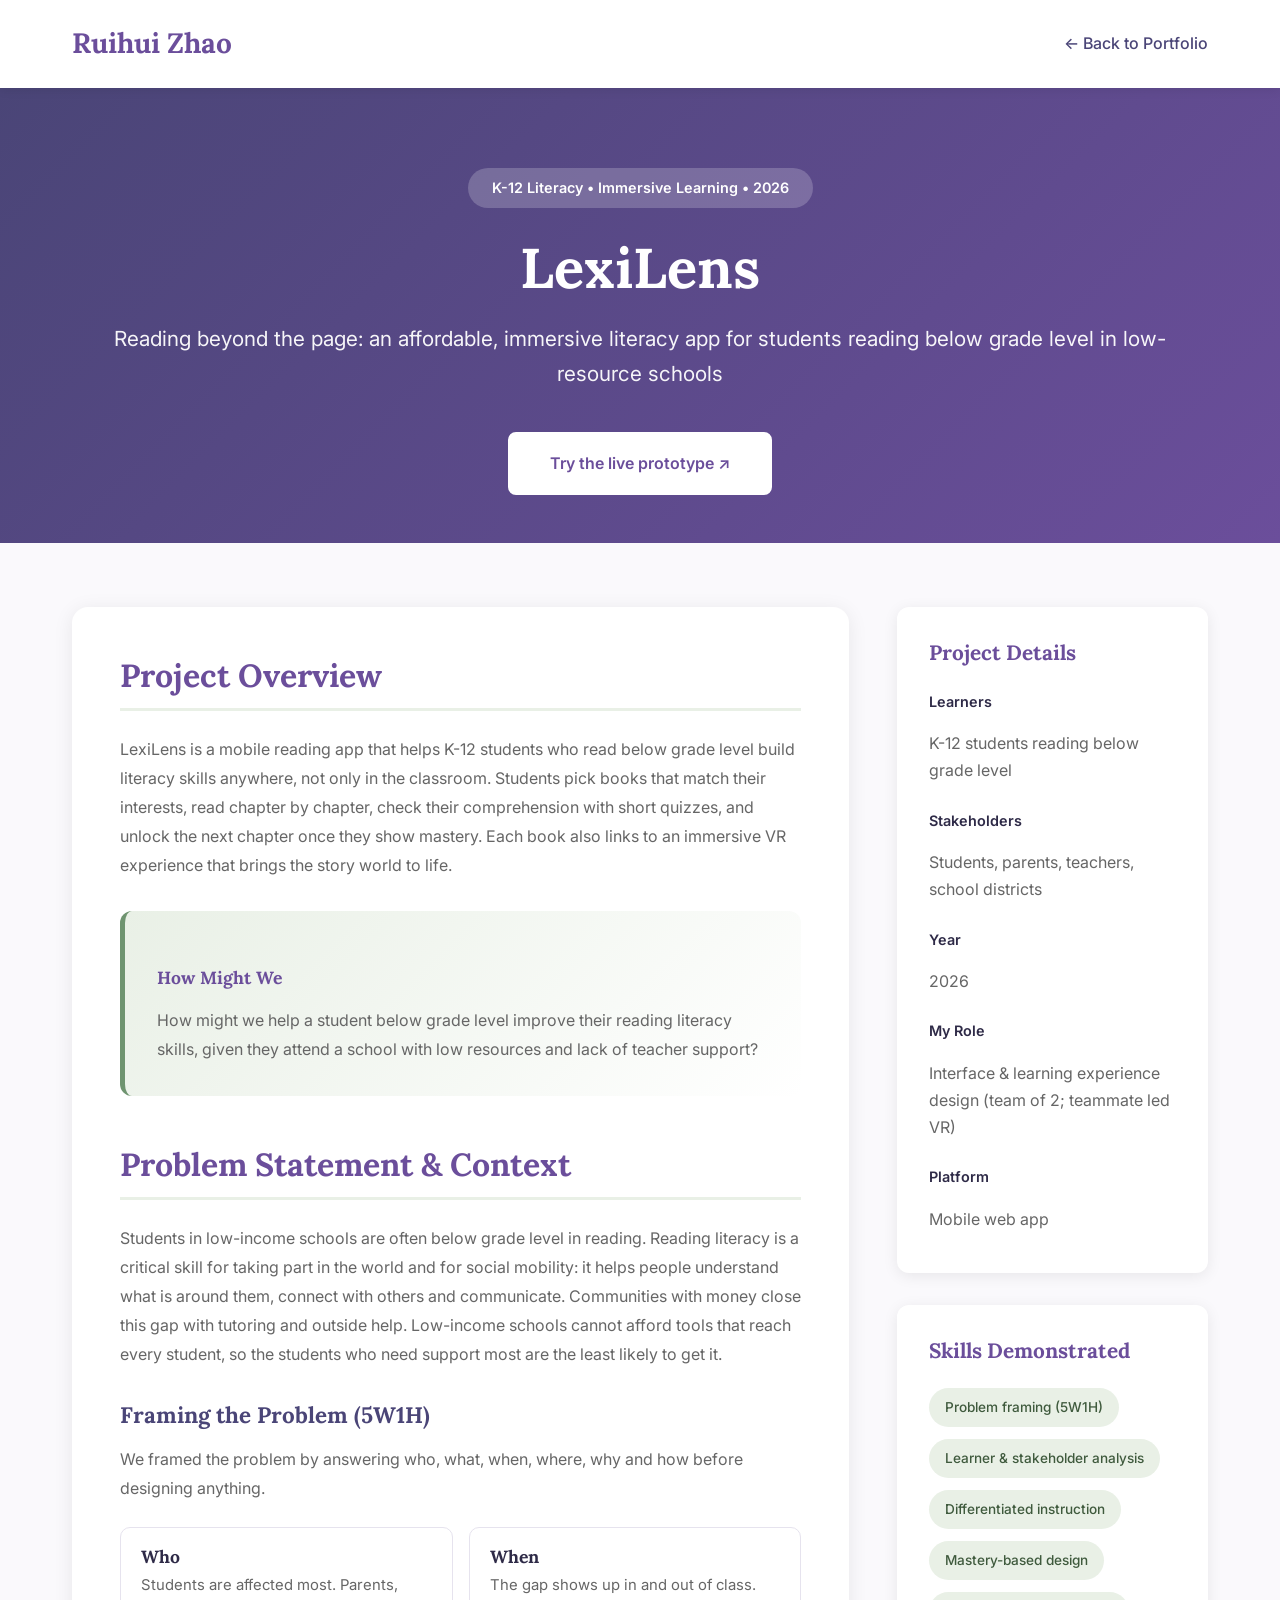
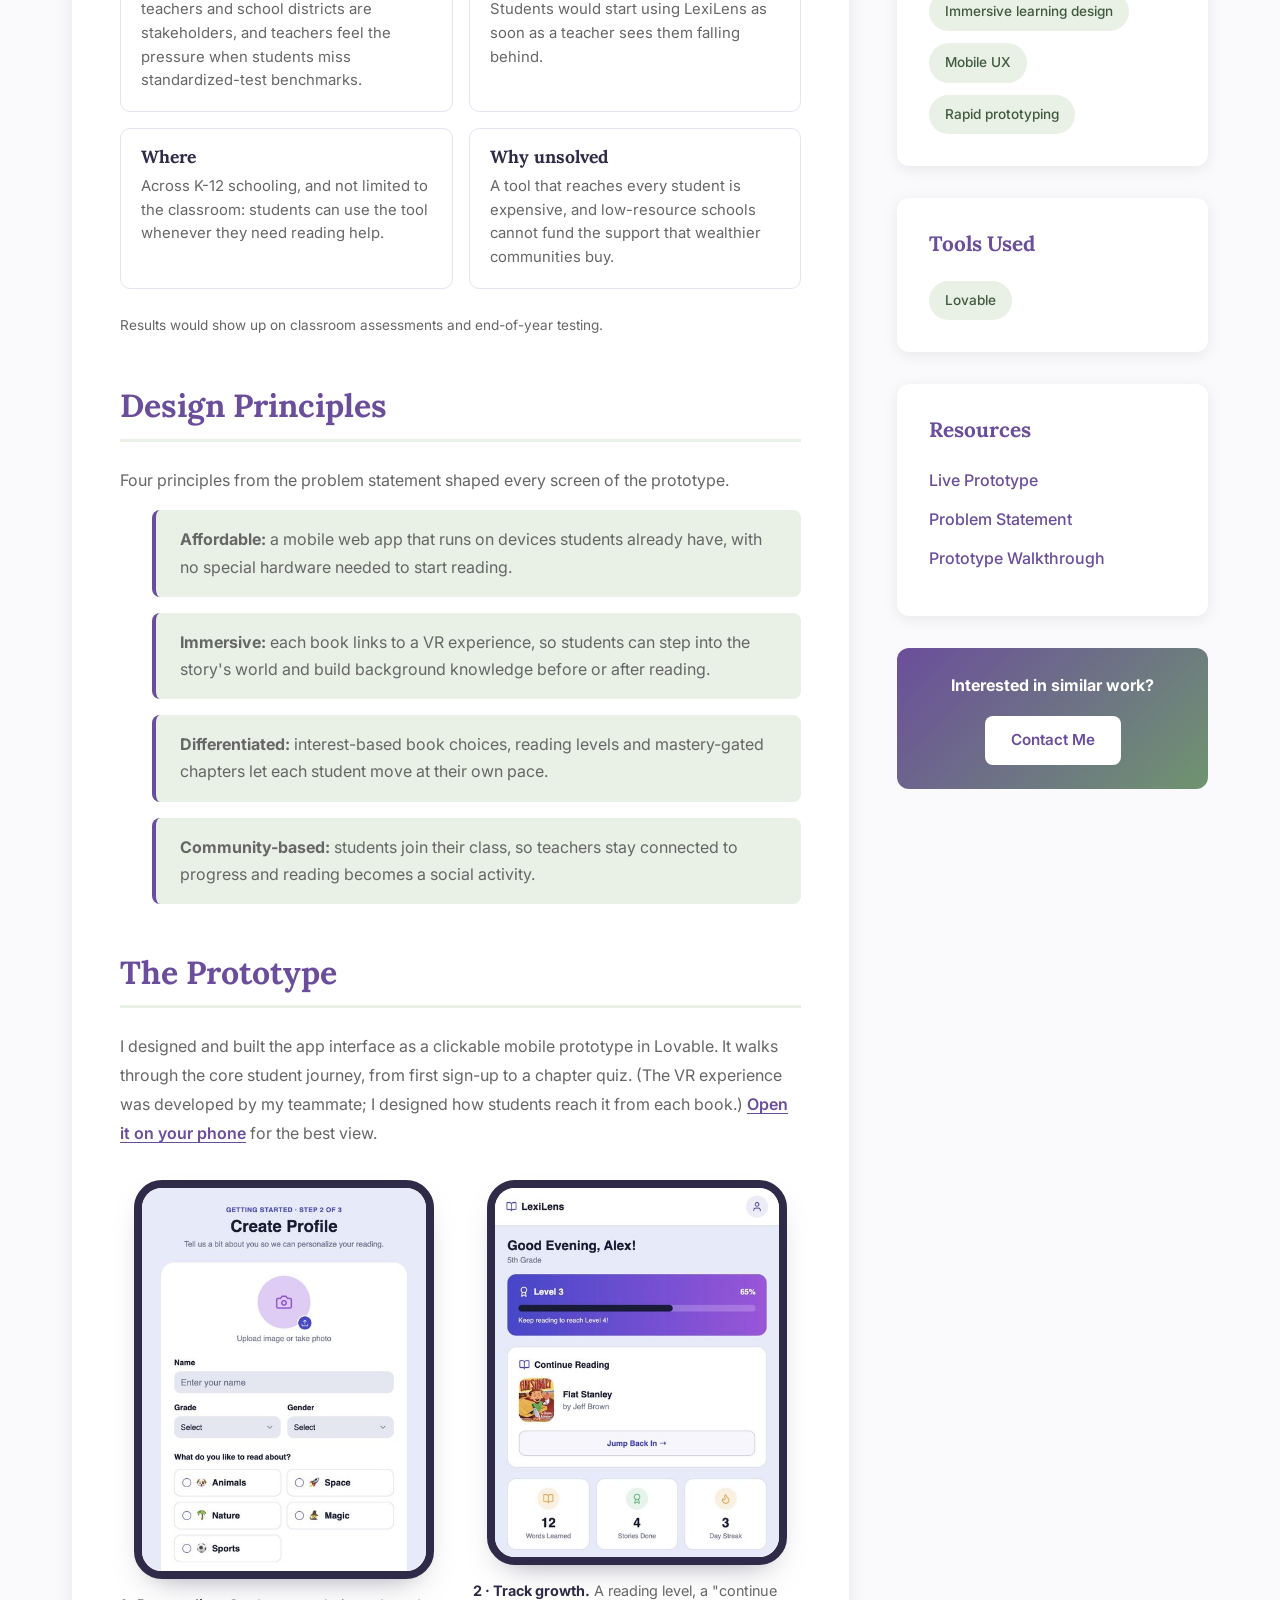
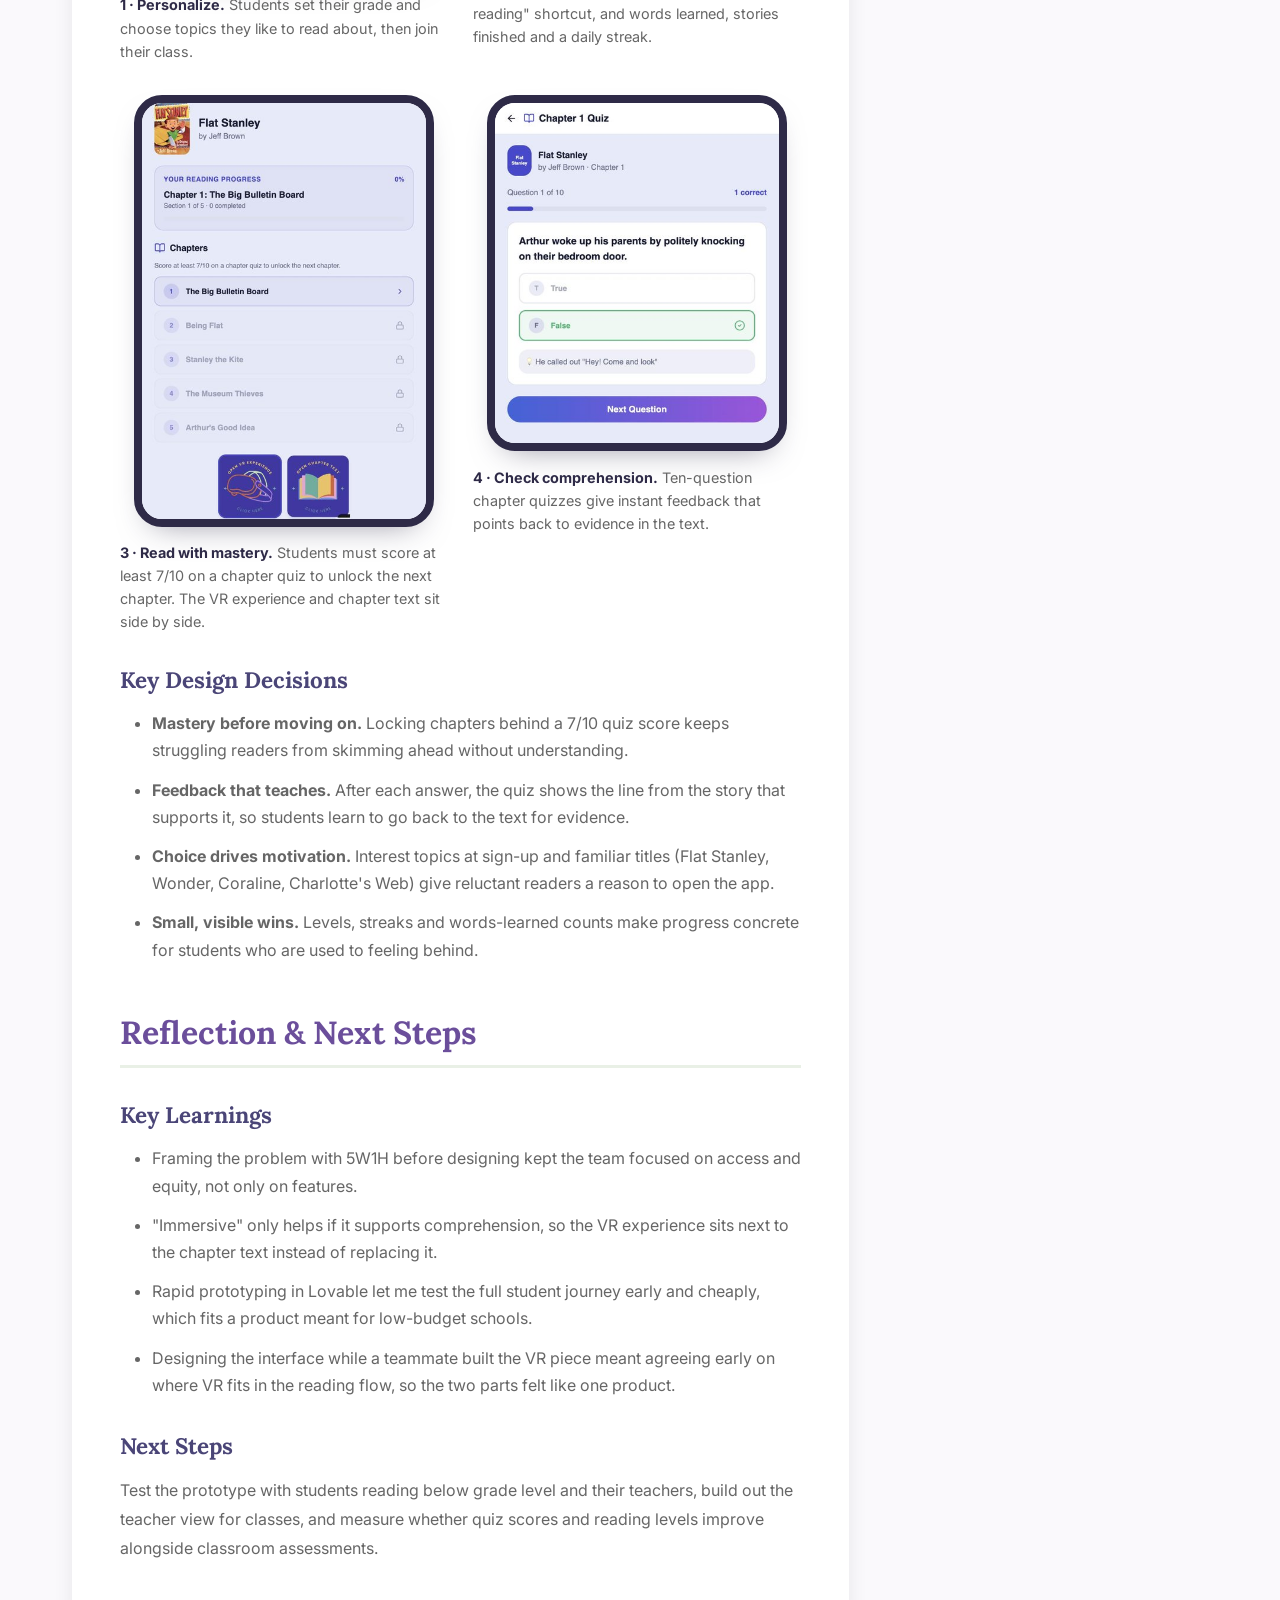
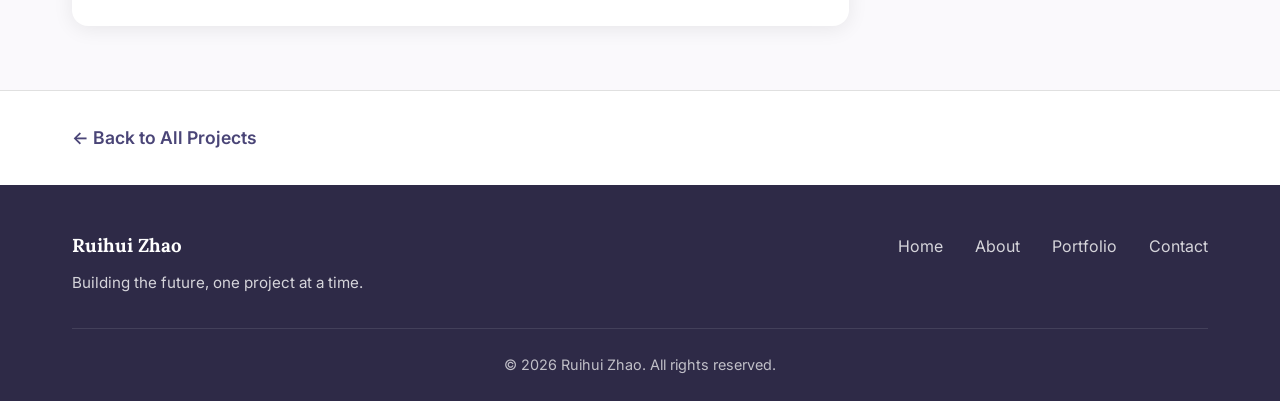
<file: project-report-2.html>
<!DOCTYPE html>
<html lang="en">
<head>
    <meta charset="UTF-8">
    <meta name="viewport" content="width=device-width, initial-scale=1.0">
    <title>LexiLens: Immersive Reading Literacy - Ruihui Zhao</title>
    <meta name="description" content="Case study: LexiLens, a mobile literacy app prototype for K-12 students reading below grade level in low-resource schools.">
    <link rel="stylesheet" href="styles.css">
    <link rel="preconnect" href="https://fonts.googleapis.com">
    <link rel="preconnect" href="https://fonts.gstatic.com" crossorigin>
    <link href="https://fonts.googleapis.com/css2?family=Lora:ital,wght@0,400;0,600;0,700;1,400&family=Inter:wght@300;400;500;600;700&display=swap" rel="stylesheet">
</head>
<body>
    <!-- Simple Navigation (No main menu) -->
    <nav class="navbar">
        <div class="nav-container">
            <a href="index.html" class="logo">Ruihui Zhao</a>
            <a href="portfolio.html" class="back-link">← Back to Portfolio</a>
        </div>
    </nav>

    <!-- Report Header -->
    <section class="report-header">
        <div class="container">
            <span class="report-category">K-12 Literacy • Immersive Learning • 2026</span>
            <h1 class="report-title">LexiLens</h1>
            <p class="report-subtitle">Reading beyond the page: an affordable, immersive literacy app for students reading below grade level in low-resource schools</p>
            </div>

            <div class="ell-hero-actions">
                <a href="https://lexilens.lovable.app" class="btn btn-light" target="_blank" rel="noopener">Try the live prototype ↗</a>
            </div>
        </div>
    </section>

    <!-- Report Content -->
    <div class="report-content">
        <div class="container">
            <div class="report-layout">

                <!-- Main Content -->
                <article class="report-main">

                    <!-- Overview -->
                    <section class="report-section" id="overview">
                        <h2 class="section-heading">Project Overview</h2>
                        <p>
                            LexiLens is a mobile reading app that helps K-12 students who read below grade level build
                            literacy skills anywhere, not only in the classroom. Students pick books that match their
                            interests, read chapter by chapter, check their comprehension with short quizzes, and unlock
                            the next chapter once they show mastery. Each book also links to an immersive VR experience
                            that brings the story world to life.
                        </p>
                        <div class="highlight-box">
                            <h4>How Might We</h4>
                            <p>
                                How might we help a student below grade level improve their reading literacy skills,
                                given they attend a school with low resources and lack of teacher support?
                            </p>
                        </div>
                    </section>

                    <!-- Problem -->
                    <section class="report-section" id="problem">
                        <h2 class="section-heading">Problem Statement &amp; Context</h2>
                        <p>
                            Students in low-income schools are often below grade level in reading. Reading literacy is a
                            critical skill for taking part in the world and for social mobility: it helps people
                            understand what is around them, connect with others and communicate. Communities with money
                            close this gap with tutoring and outside help. Low-income schools cannot afford tools that
                            reach every student, so the students who need support most are the least likely to get it.
                        </p>

                        <h3>Framing the Problem (5W1H)</h3>
                        <p>We framed the problem by answering who, what, when, where, why and how before designing anything.</p>
                        <div class="ell-grid2">
                            <div class="ell-card"><h4>Who</h4><p>Students are affected most. Parents, teachers and school districts are stakeholders, and teachers feel the pressure when students miss standardized-test benchmarks.</p></div>
                            <div class="ell-card"><h4>When</h4><p>The gap shows up in and out of class. Students would start using LexiLens as soon as a teacher sees them falling behind.</p></div>
                            <div class="ell-card"><h4>Where</h4><p>Across K-12 schooling, and not limited to the classroom: students can use the tool whenever they need reading help.</p></div>
                            <div class="ell-card"><h4>Why unsolved</h4><p>A tool that reaches every student is expensive, and low-resource schools cannot fund the support that wealthier communities buy.</p></div>
                        </div>
                        <p class="ell-caption">Results would show up on classroom assessments and end-of-year testing.</p>
                    </section>

                    <!-- Design principles -->
                    <section class="report-section" id="principles">
                        <h2 class="section-heading">Design Principles</h2>
                        <p>Four principles from the problem statement shaped every screen of the prototype.</p>
                        <ul class="objectives-list">
                            <li><strong>Affordable:</strong> a mobile web app that runs on devices students already have, with no special hardware needed to start reading.</li>
                            <li><strong>Immersive:</strong> each book links to a VR experience, so students can step into the story's world and build background knowledge before or after reading.</li>
                            <li><strong>Differentiated:</strong> interest-based book choices, reading levels and mastery-gated chapters let each student move at their own pace.</li>
                            <li><strong>Community-based:</strong> students join their class, so teachers stay connected to progress and reading becomes a social activity.</li>
                        </ul>
                    </section>

                    <!-- Prototype -->
                    <section class="report-section" id="product">
                        <h2 class="section-heading">The Prototype</h2>
                        <p>
                            I designed and built the app interface as a clickable mobile prototype in Lovable. It walks
                            through the core student journey, from first sign-up to a chapter quiz. (The VR experience was
                            developed by my teammate; I designed how students reach it from each book.)
                            <a href="https://lexilens.lovable.app" class="ell-inline-link" target="_blank" rel="noopener">Open it on your phone</a>
                            for the best view.
                        </p>

                        <div class="lexi-flow">
                            <figure class="lexi-phone">
                                <img src="lexilens-profile.jpg" alt="Create Profile screen asking for name, grade and reading interests such as animals, space, nature, magic and sports" width="480" height="648" loading="lazy">
                                <figcaption><strong>1 · Personalize.</strong> Students set their grade and choose topics they like to read about, then join their class.</figcaption>
                            </figure>
                            <figure class="lexi-phone">
                                <img src="lexilens-dashboard.jpg" alt="Student dashboard showing Level 3 at 65 percent, a Continue Reading card for Flat Stanley, and counts for words learned, stories done and day streak" width="480" height="624" loading="lazy">
                                <figcaption><strong>2 · Track growth.</strong> A reading level, a "continue reading" shortcut, and words learned, stories finished and a daily streak.</figcaption>
                            </figure>
                            <figure class="lexi-phone">
                                <img src="lexilens-book.jpg" alt="Book page for Flat Stanley with five chapters, four of them locked, plus buttons to open the VR experience and the chapter text" width="480" height="703" loading="lazy">
                                <figcaption><strong>3 · Read with mastery.</strong> Students must score at least 7/10 on a chapter quiz to unlock the next chapter. The VR experience and chapter text sit side by side.</figcaption>
                            </figure>
                            <figure class="lexi-phone">
                                <img src="lexilens-quiz.jpg" alt="Chapter 1 quiz with a true or false question, the correct answer highlighted and a hint quoting the text" width="480" height="576" loading="lazy">
                                <figcaption><strong>4 · Check comprehension.</strong> Ten-question chapter quizzes give instant feedback that points back to evidence in the text.</figcaption>
                            </figure>
                        </div>

                        <h3>Key Design Decisions</h3>
                        <ul>
                            <li><strong>Mastery before moving on.</strong> Locking chapters behind a 7/10 quiz score keeps struggling readers from skimming ahead without understanding.</li>
                            <li><strong>Feedback that teaches.</strong> After each answer, the quiz shows the line from the story that supports it, so students learn to go back to the text for evidence.</li>
                            <li><strong>Choice drives motivation.</strong> Interest topics at sign-up and familiar titles (Flat Stanley, Wonder, Coraline, Charlotte's Web) give reluctant readers a reason to open the app.</li>
                            <li><strong>Small, visible wins.</strong> Levels, streaks and words-learned counts make progress concrete for students who are used to feeling behind.</li>
                        </ul>
                    </section>

                    <!-- Reflection -->
                    <section class="report-section" id="reflection">
                        <h2 class="section-heading">Reflection &amp; Next Steps</h2>
                        <h3>Key Learnings</h3>
                        <ul>
                            <li>Framing the problem with 5W1H before designing kept the team focused on access and equity, not only on features.</li>
                            <li>"Immersive" only helps if it supports comprehension, so the VR experience sits next to the chapter text instead of replacing it.</li>
                            <li>Rapid prototyping in Lovable let me test the full student journey early and cheaply, which fits a product meant for low-budget schools.</li>
                            <li>Designing the interface while a teammate built the VR piece meant agreeing early on where VR fits in the reading flow, so the two parts felt like one product.</li>
                        </ul>
                        <h3>Next Steps</h3>
                        <p>
                            Test the prototype with students reading below grade level and their teachers, build out the
                            teacher view for classes, and measure whether quiz scores and reading levels improve alongside
                            classroom assessments.
                        </p>
                    </section>

                </article>

                <!-- Sidebar -->
                <aside class="report-sidebar">
                    <div class="sidebar-section">
                        <h3>Project Details</h3>
                        <dl class="details-list">
                            <dt>Learners</dt>
                            <dd>K-12 students reading below grade level</dd>

                            <dt>Stakeholders</dt>
                            <dd>Students, parents, teachers, school districts</dd>

                            <dt>Year</dt>
                            <dd>2026</dd>

                            <dt>My Role</dt>
                            <dd>Interface &amp; learning experience design (team of 2; teammate led VR)</dd>

                            <dt>Platform</dt>
                            <dd>Mobile web app</dd>
                        </dl>
                    </div>

                    <div class="sidebar-section">
                        <h3>Skills Demonstrated</h3>
                        <div class="sidebar-tags">
                            <span>Problem framing (5W1H)</span>
                            <span>Learner &amp; stakeholder analysis</span>
                            <span>Differentiated instruction</span>
                            <span>Mastery-based design</span>
                            <span>Immersive learning design</span>
                            <span>Mobile UX</span>
                            <span>Rapid prototyping</span>
                        </div>
                    </div>

                    <div class="sidebar-section">
                        <h3>Tools Used</h3>
                        <div class="sidebar-tags">
                            <span>Lovable</span>
                        </div>
                    </div>

                    <div class="sidebar-section">
                        <h3>Resources</h3>
                        <ul class="resource-list">
                            <li><a href="https://lexilens.lovable.app" target="_blank" rel="noopener">Live Prototype</a></li>
                            <li><a href="#problem">Problem Statement</a></li>
                            <li><a href="#product">Prototype Walkthrough</a></li>
                        </ul>
                    </div>

                    <div class="sidebar-cta">
                        <p><strong>Interested in similar work?</strong></p>
                        <a href="contact.html" class="btn btn-small">Contact Me</a>
                    </div>
                </aside>

            </div>
        </div>
    </div>

    <!-- Navigation to other projects -->
    <section class="project-navigation">
        <div class="container">
            <a href="portfolio.html" class="nav-center">← Back to All Projects</a>
        </div>
    </section>

    <!-- Footer -->
    <footer class="footer">
        <div class="container">
            <div class="footer-content">
                <div class="footer-left">
                    <h3>Ruihui Zhao</h3>
                    <p>Building the future, one project at a time.</p>
                </div>
                <div class="footer-links">
                    <a href="index.html">Home</a>
                    <a href="about.html">About</a>
                    <a href="portfolio.html">Portfolio</a>
                    <a href="contact.html">Contact</a>
                </div>
            </div>
            <div class="footer-bottom">
                <p>&copy; 2026 Ruihui Zhao. All rights reserved.</p>
            </div>
        </div>
    </footer>
</body>
</html>
</file>
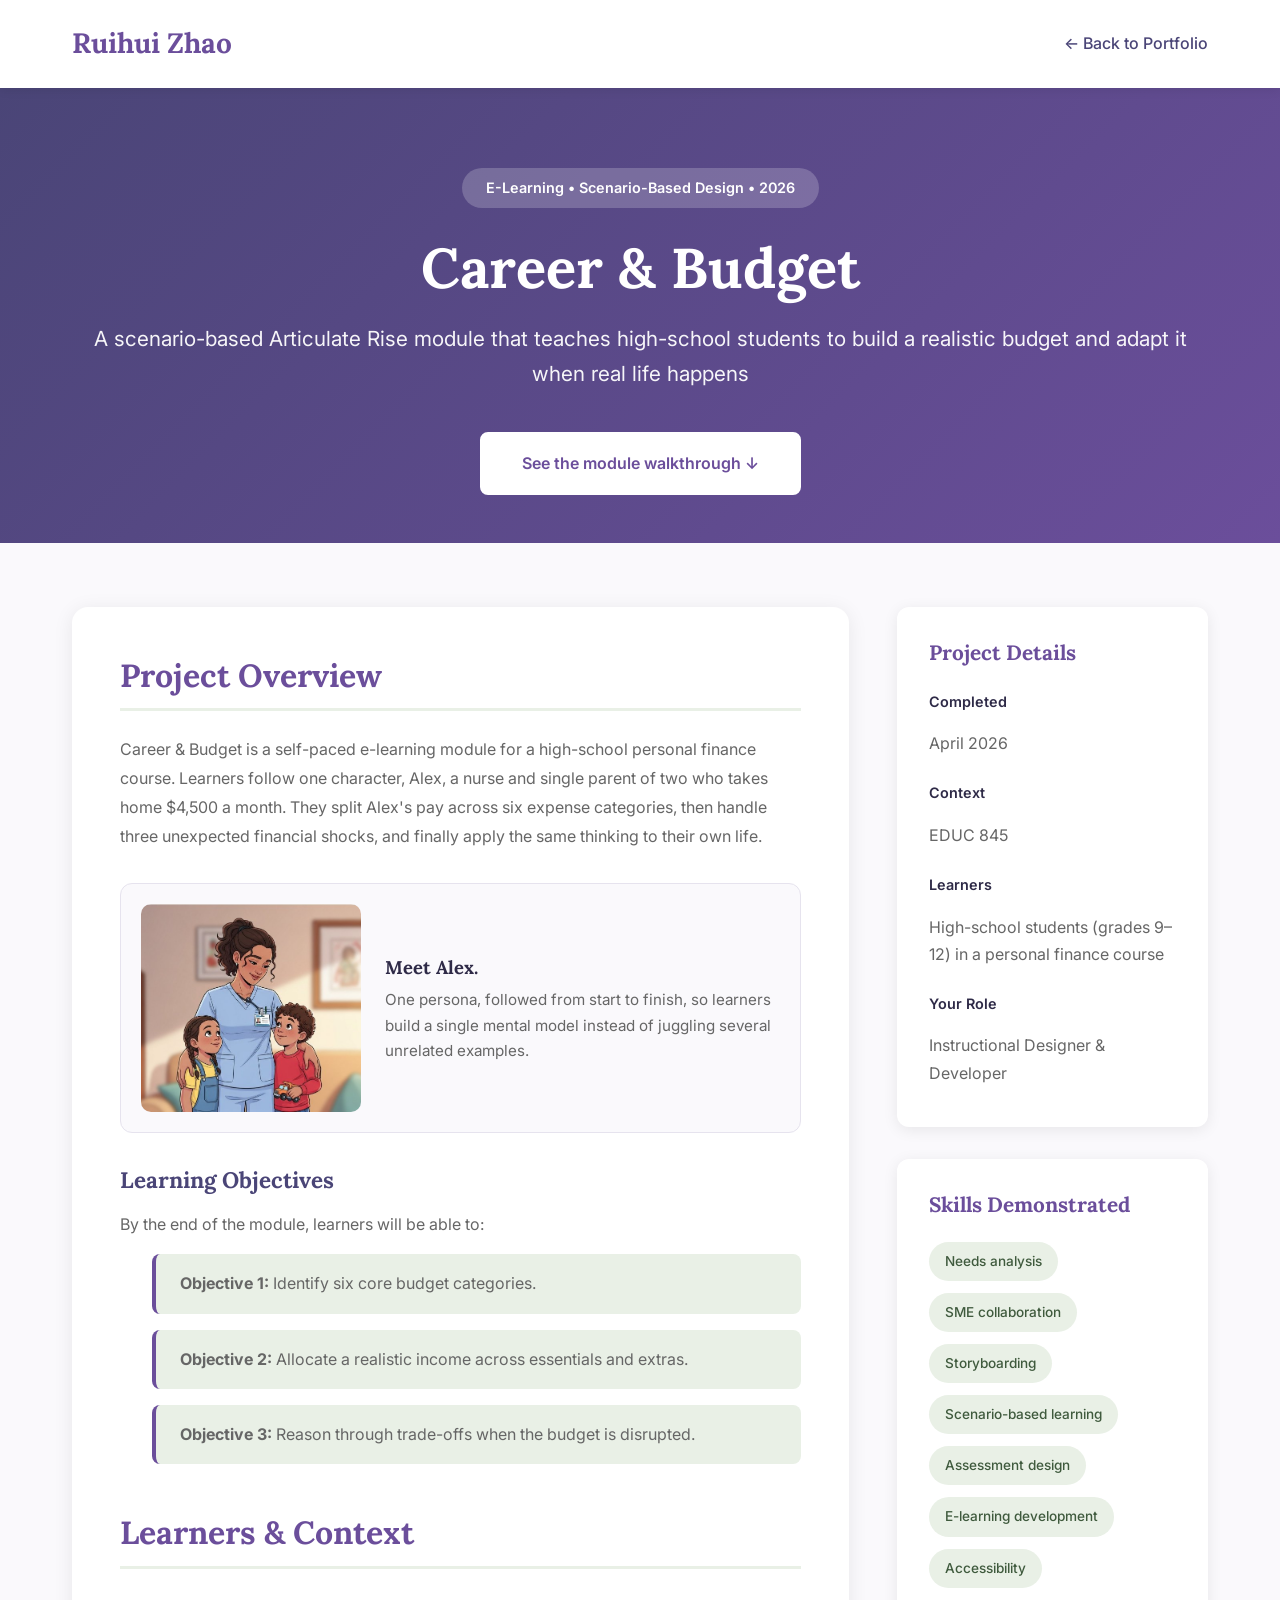
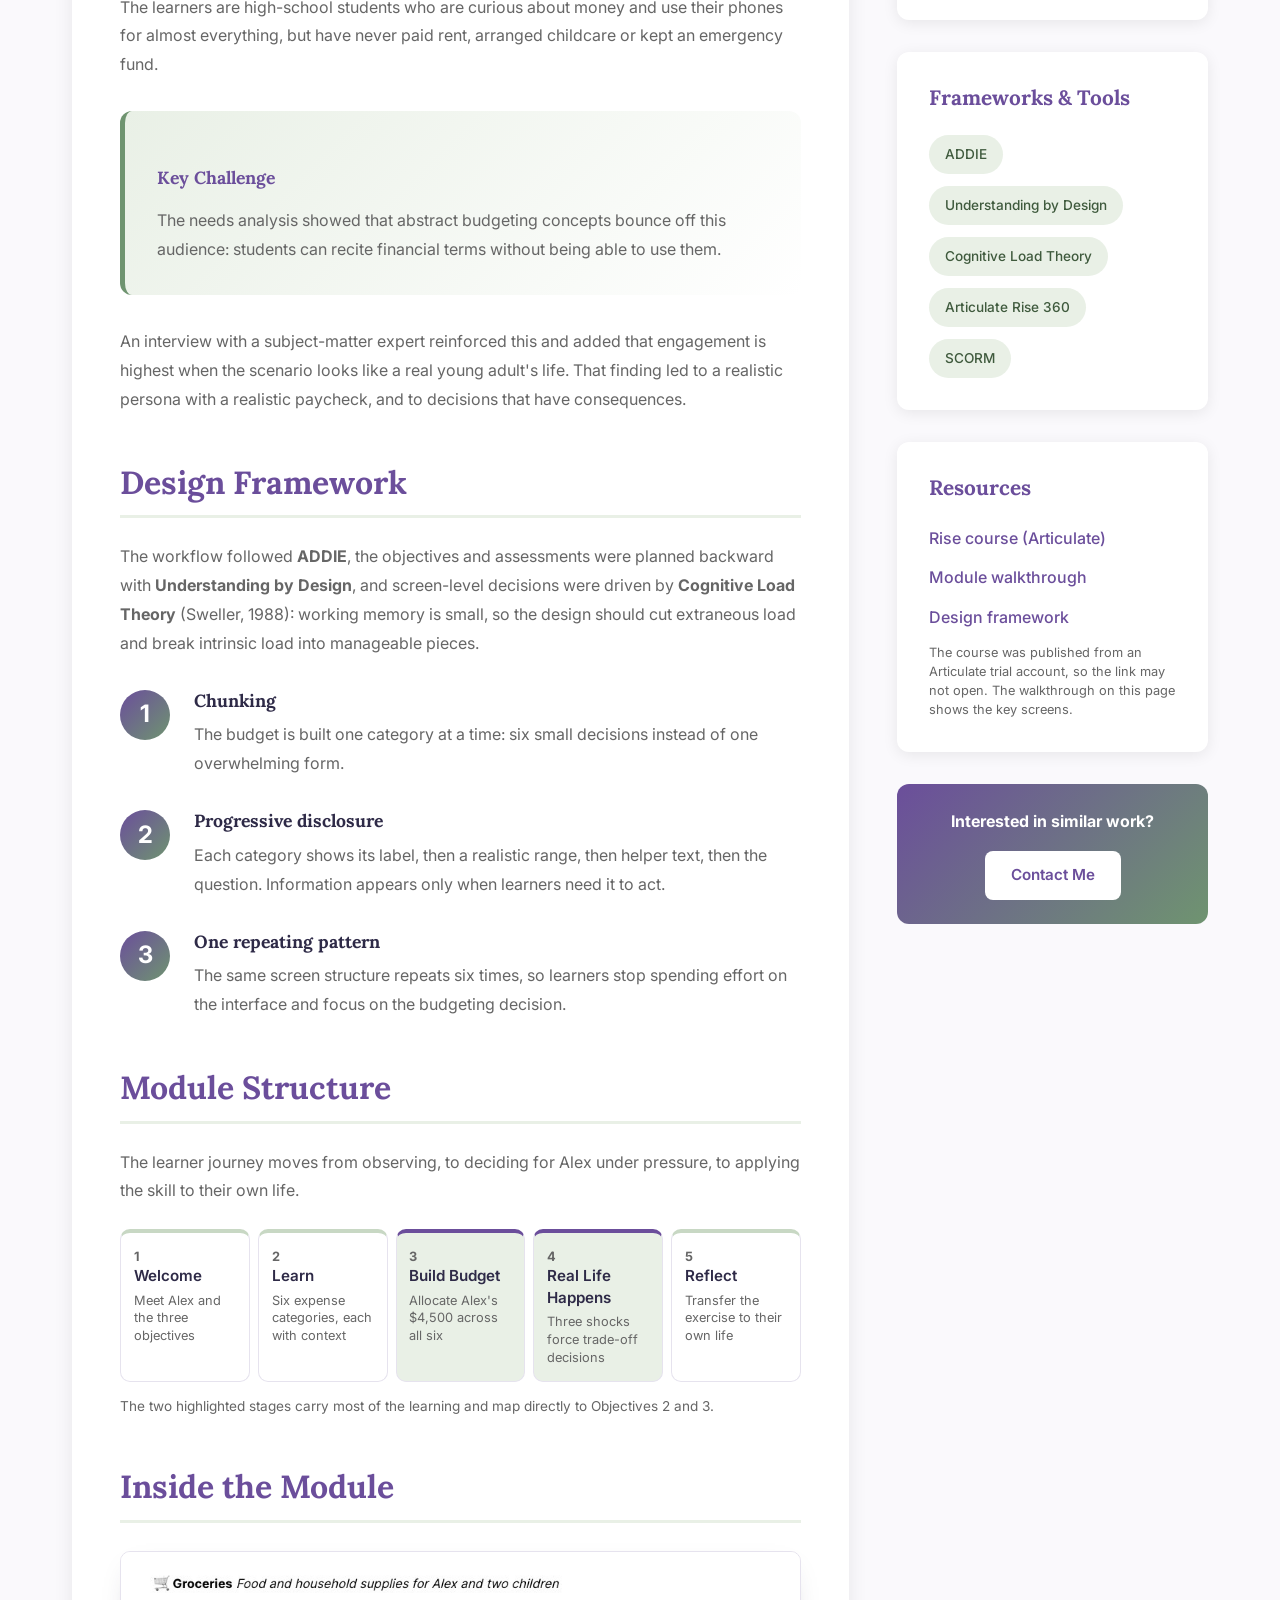
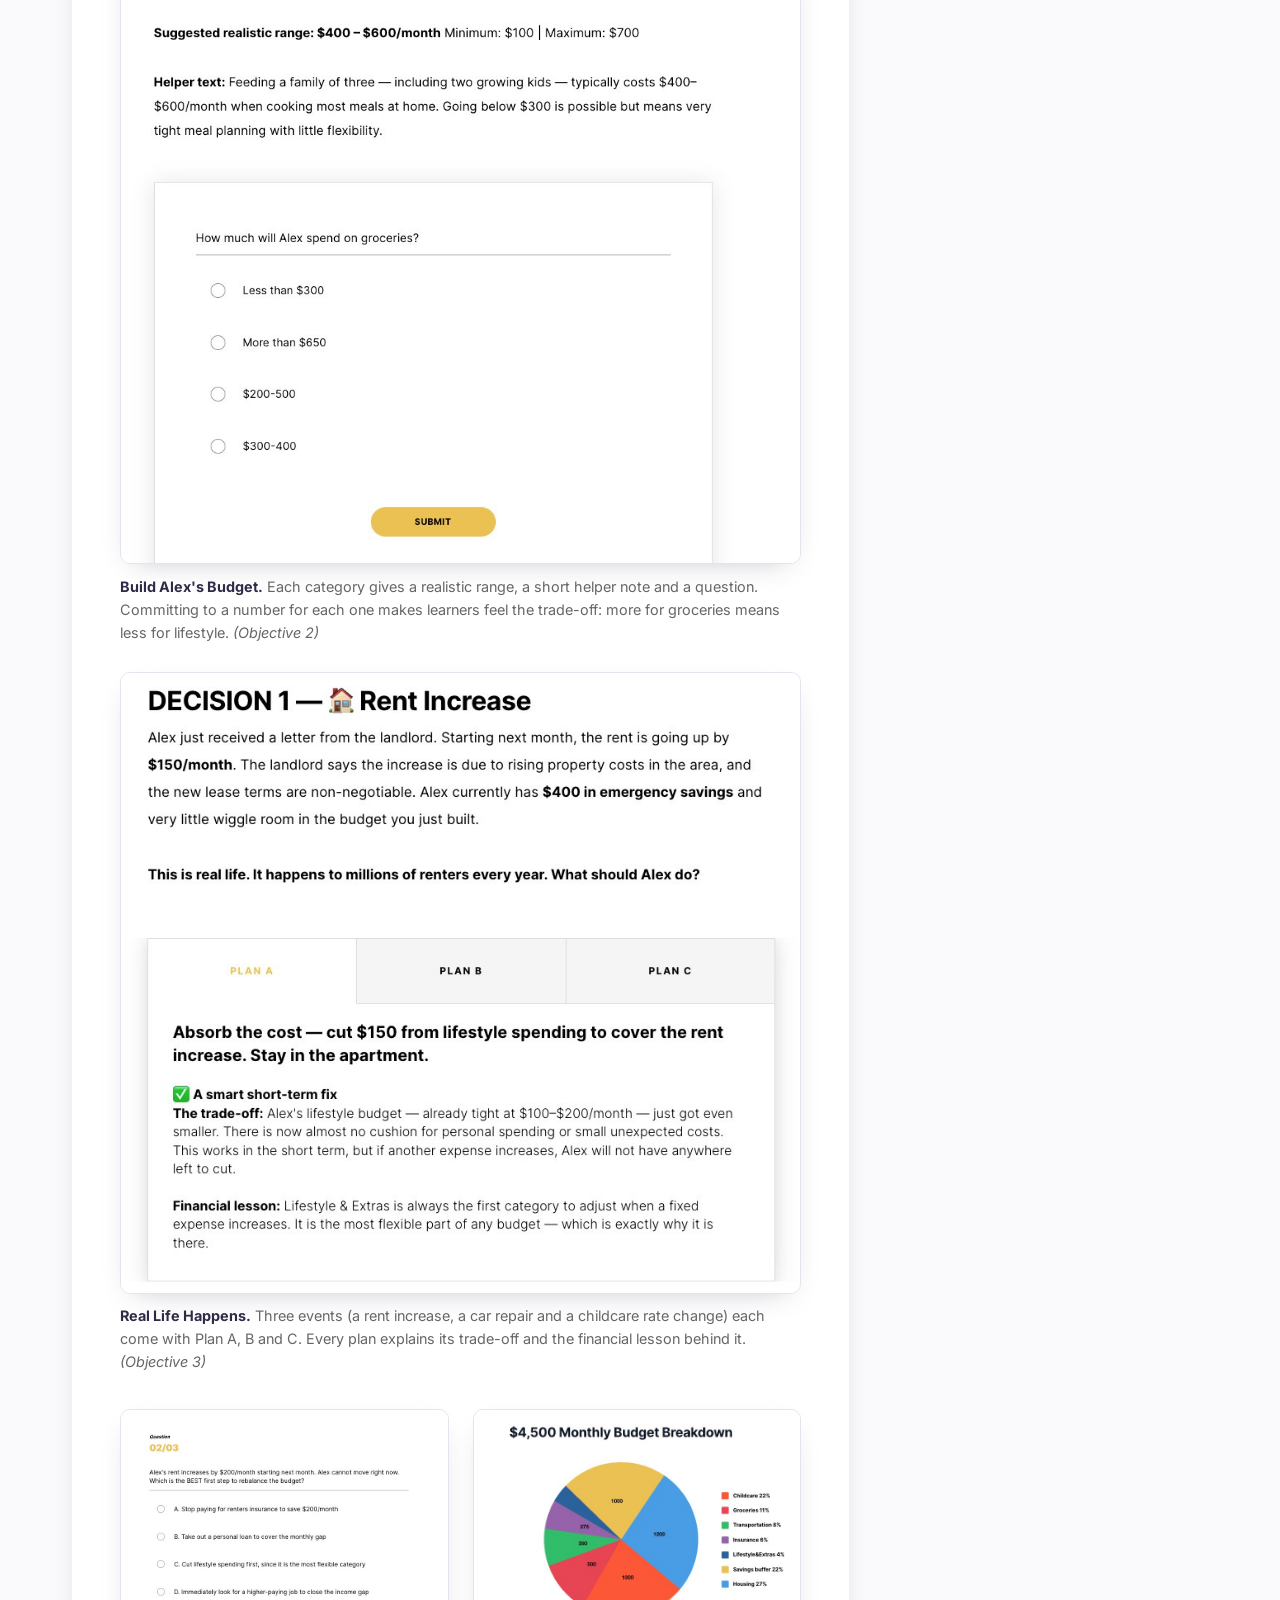
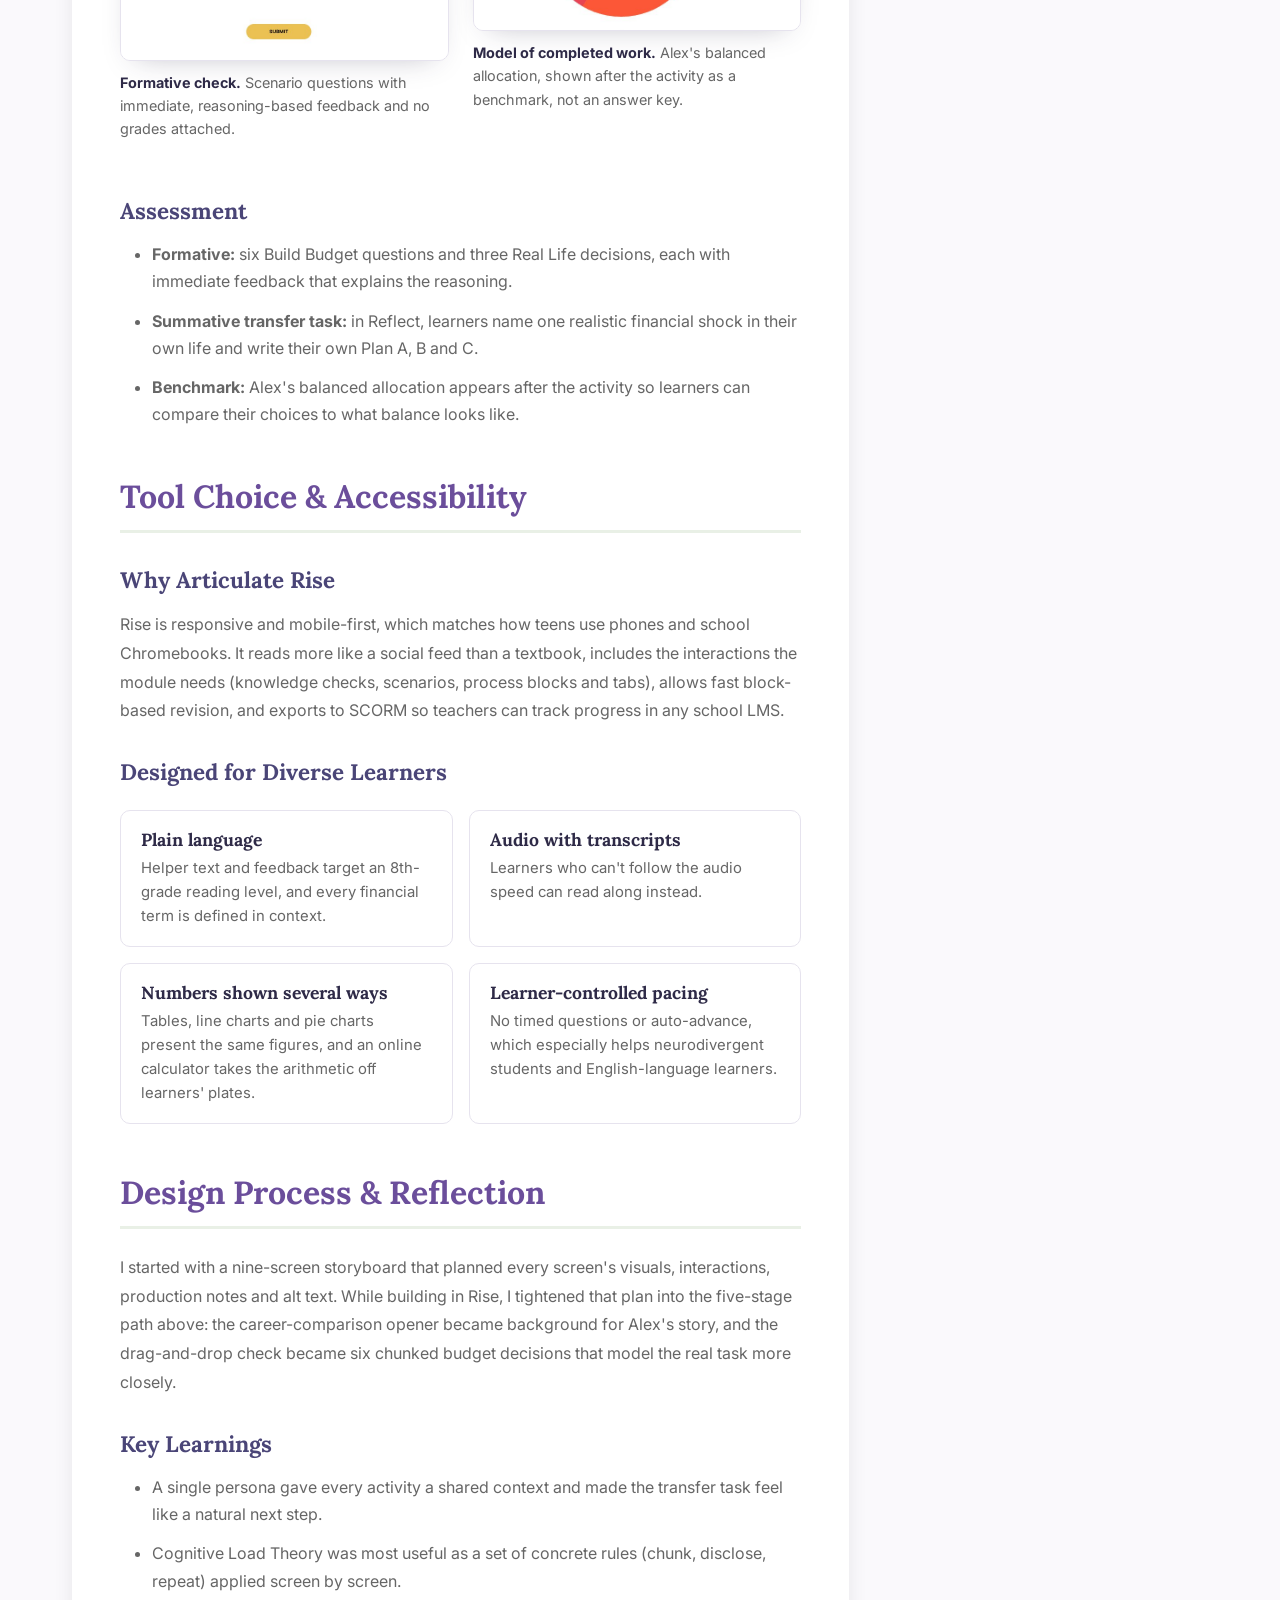
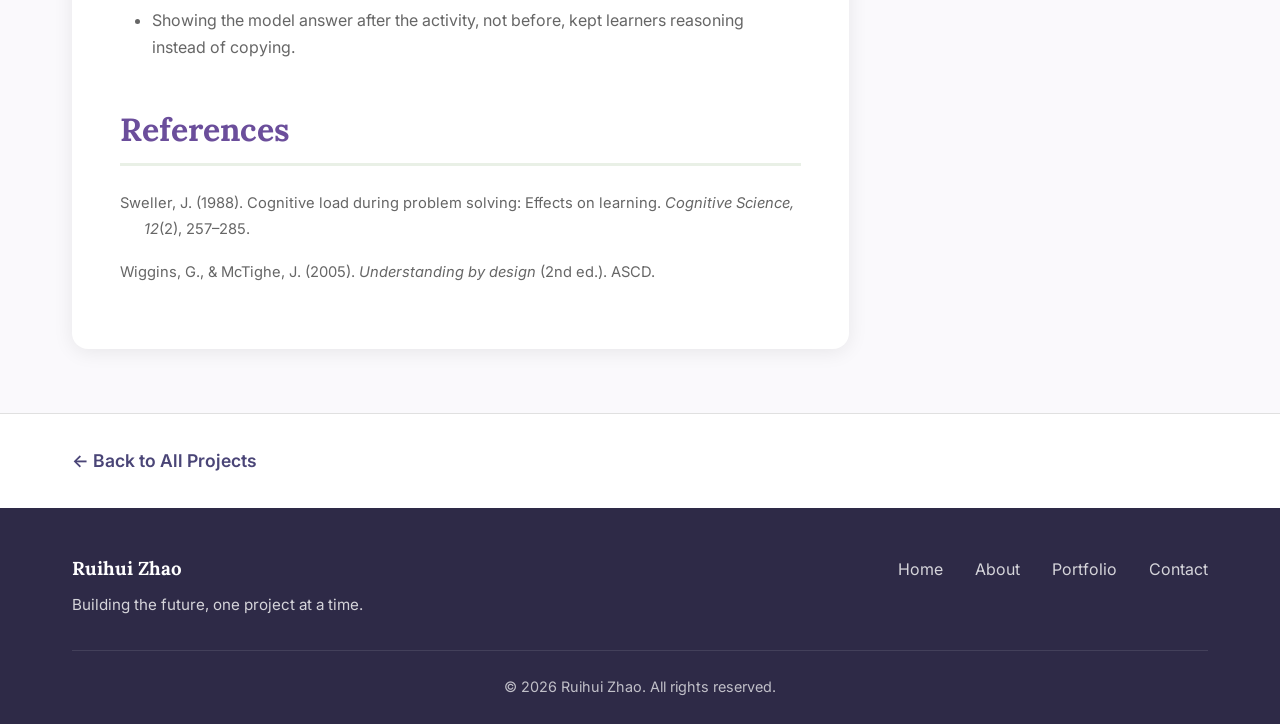
<file: project-report-3.html>
<!DOCTYPE html>
<html lang="en">
<head>
    <meta charset="UTF-8">
    <meta name="viewport" content="width=device-width, initial-scale=1.0">
    <title>Career &amp; Budget: Scenario-Based E-Learning - Ruihui Zhao</title>
    <meta name="description" content="Case study: Career & Budget, a scenario-based Articulate Rise module that teaches high-school students to build and adapt a realistic budget.">
    <link rel="stylesheet" href="styles.css">
    <link rel="preconnect" href="https://fonts.googleapis.com">
    <link rel="preconnect" href="https://fonts.gstatic.com" crossorigin>
    <link href="https://fonts.googleapis.com/css2?family=Lora:ital,wght@0,400;0,600;0,700;1,400&family=Inter:wght@300;400;500;600;700&display=swap" rel="stylesheet">
</head>
<body>
    <!-- Simple Navigation (No main menu) -->
    <nav class="navbar">
        <div class="nav-container">
            <a href="index.html" class="logo">Ruihui Zhao</a>
            <a href="portfolio.html" class="back-link">← Back to Portfolio</a>
        </div>
    </nav>

    <!-- Report Header -->
    <section class="report-header">
        <div class="container">
            <span class="report-category">E-Learning • Scenario-Based Design • 2026</span>
            <h1 class="report-title">Career &amp; Budget</h1>
            <p class="report-subtitle">A scenario-based Articulate Rise module that teaches high-school students to build a realistic budget and adapt it when real life happens</p>

            <div class="ell-hero-actions">
                <a href="#product" class="btn btn-light">See the module walkthrough ↓</a>
            </div>
        </div>
    </section>

    <!-- Report Content -->
    <div class="report-content">
        <div class="container">
            <div class="report-layout">

                <!-- Main Content -->
                <article class="report-main">

                    <!-- Overview -->
                    <section class="report-section" id="overview">
                        <h2 class="section-heading">Project Overview</h2>
                        <p>
                            Career &amp; Budget is a self-paced e-learning module for a high-school personal finance course.
                            Learners follow one character, Alex, a nurse and single parent of two who takes home
                            $4,500 a month. They split Alex's pay across six expense categories, then handle three
                            unexpected financial shocks, and finally apply the same thinking to their own life.
                        </p>

                        <figure class="budget-persona">
                            <img src="budget-alex.jpg" alt="Illustration of Alex, a nurse in blue scrubs, smiling with her two young children at home" width="549" height="519" loading="lazy">
                            <figcaption>
                                <strong>Meet Alex.</strong> One persona, followed from start to finish, so learners build a
                                single mental model instead of juggling several unrelated examples.
                            </figcaption>
                        </figure>

                        <h3>Learning Objectives</h3>
                        <p>By the end of the module, learners will be able to:</p>
                        <ul class="objectives-list">
                            <li><strong>Objective 1:</strong> Identify six core budget categories.</li>
                            <li><strong>Objective 2:</strong> Allocate a realistic income across essentials and extras.</li>
                            <li><strong>Objective 3:</strong> Reason through trade-offs when the budget is disrupted.</li>
                        </ul>
                    </section>

                    <!-- Problem -->
                    <section class="report-section" id="problem">
                        <h2 class="section-heading">Learners &amp; Context</h2>
                        <p>
                            The learners are high-school students who are curious about money and use their phones for
                            almost everything, but have never paid rent, arranged childcare or kept an emergency fund.
                        </p>
                        <div class="highlight-box">
                            <h4>Key Challenge</h4>
                            <p>
                                The needs analysis showed that abstract budgeting concepts bounce off this audience:
                                students can recite financial terms without being able to use them.
                            </p>
                        </div>
                        <p>
                            An interview with a subject-matter expert reinforced this and added that engagement is
                            highest when the scenario looks like a real young adult's life. That finding led to a
                            realistic persona with a realistic paycheck, and to decisions that have consequences.
                        </p>
                    </section>

                    <!-- Theory -->
                    <section class="report-section" id="theory">
                        <h2 class="section-heading">Design Framework</h2>
                        <p>
                            The workflow followed <strong>ADDIE</strong>, the objectives and assessments were planned
                            backward with <strong>Understanding by Design</strong>, and screen-level decisions were driven by
                            <strong>Cognitive Load Theory</strong> (Sweller, 1988): working memory is small, so the design
                            should cut extraneous load and break intrinsic load into manageable pieces.
                        </p>
                        <div class="process-steps">
                            <div class="process-step">
                                <span class="step-number">1</span>
                                <div class="step-content">
                                    <h4>Chunking</h4>
                                    <p>The budget is built one category at a time: six small decisions instead of one overwhelming form.</p>
                                </div>
                            </div>
                            <div class="process-step">
                                <span class="step-number">2</span>
                                <div class="step-content">
                                    <h4>Progressive disclosure</h4>
                                    <p>Each category shows its label, then a realistic range, then helper text, then the question. Information appears only when learners need it to act.</p>
                                </div>
                            </div>
                            <div class="process-step">
                                <span class="step-number">3</span>
                                <div class="step-content">
                                    <h4>One repeating pattern</h4>
                                    <p>The same screen structure repeats six times, so learners stop spending effort on the interface and focus on the budgeting decision.</p>
                                </div>
                            </div>
                        </div>
                    </section>

                    <!-- Structure -->
                    <section class="report-section" id="structure">
                        <h2 class="section-heading">Module Structure</h2>
                        <p>The learner journey moves from observing, to deciding for Alex under pressure, to applying the skill to their own life.</p>
                        <ol class="budget-path">
                            <li><span>Welcome</span><small>Meet Alex and the three objectives</small></li>
                            <li><span>Learn</span><small>Six expense categories, each with context</small></li>
                            <li class="key"><span>Build Budget</span><small>Allocate Alex's $4,500 across all six</small></li>
                            <li class="key"><span>Real Life Happens</span><small>Three shocks force trade-off decisions</small></li>
                            <li><span>Reflect</span><small>Transfer the exercise to their own life</small></li>
                        </ol>
                        <p class="ell-caption">The two highlighted stages carry most of the learning and map directly to Objectives 2 and 3.</p>
                    </section>

                    <!-- Walkthrough -->
                    <section class="report-section" id="product">
                        <h2 class="section-heading">Inside the Module</h2>

                        <figure class="ell-shot">
                            <img src="budget-build.jpg" alt="Groceries screen showing a suggested range of $400 to $600 a month, helper text about feeding a family of three, and a multiple-choice question" loading="lazy">
                            <figcaption><strong>Build Alex's Budget.</strong> Each category gives a realistic range, a short helper note and a question. Committing to a number for each one makes learners feel the trade-off: more for groceries means less for lifestyle. <em>(Objective 2)</em></figcaption>
                        </figure>

                        <figure class="ell-shot">
                            <img src="budget-decision.jpg" alt="Decision 1, Rent Increase: Alex's rent goes up $150 a month, with tabs for Plan A, Plan B and Plan C explaining each trade-off" width="823" height="751" loading="lazy">
                            <figcaption><strong>Real Life Happens.</strong> Three events (a rent increase, a car repair and a childcare rate change) each come with Plan A, B and C. Every plan explains its trade-off and the financial lesson behind it. <em>(Objective 3)</em></figcaption>
                        </figure>

                        <div class="budget-pair">
                            <figure class="ell-shot">
                                <img src="budget-check.jpg" alt="Knowledge check question 2 of 3 asking for the best first step to rebalance the budget after a rent increase" width="854" height="652" loading="lazy">
                                <figcaption><strong>Formative check.</strong> Scenario questions with immediate, reasoning-based feedback and no grades attached.</figcaption>
                            </figure>
                            <figure class="ell-shot">
                                <img src="budget-model.jpg" alt="Pie chart of Alex's $4,500 monthly budget across housing, childcare, savings buffer, groceries, transportation, insurance and lifestyle" width="740" height="498" loading="lazy">
                                <figcaption><strong>Model of completed work.</strong> Alex's balanced allocation, shown after the activity as a benchmark, not an answer key.</figcaption>
                            </figure>
                        </div>

                        <h3>Assessment</h3>
                        <ul>
                            <li><strong>Formative:</strong> six Build Budget questions and three Real Life decisions, each with immediate feedback that explains the reasoning.</li>
                            <li><strong>Summative transfer task:</strong> in Reflect, learners name one realistic financial shock in their own life and write their own Plan A, B and C.</li>
                            <li><strong>Benchmark:</strong> Alex's balanced allocation appears after the activity so learners can compare their choices to what balance looks like.</li>
                        </ul>
                    </section>

                    <!-- Tool + accessibility -->
                    <section class="report-section" id="accessibility">
                        <h2 class="section-heading">Tool Choice &amp; Accessibility</h2>
                        <h3>Why Articulate Rise</h3>
                        <p>
                            Rise is responsive and mobile-first, which matches how teens use phones and school Chromebooks.
                            It reads more like a social feed than a textbook, includes the interactions the module needs
                            (knowledge checks, scenarios, process blocks and tabs), allows fast block-based revision, and
                            exports to SCORM so teachers can track progress in any school LMS.
                        </p>
                        <h3>Designed for Diverse Learners</h3>
                        <div class="ell-grid2">
                            <div class="ell-card"><h4>Plain language</h4><p>Helper text and feedback target an 8th-grade reading level, and every financial term is defined in context.</p></div>
                            <div class="ell-card"><h4>Audio with transcripts</h4><p>Learners who can't follow the audio speed can read along instead.</p></div>
                            <div class="ell-card"><h4>Numbers shown several ways</h4><p>Tables, line charts and pie charts present the same figures, and an online calculator takes the arithmetic off learners' plates.</p></div>
                            <div class="ell-card"><h4>Learner-controlled pacing</h4><p>No timed questions or auto-advance, which especially helps neurodivergent students and English-language learners.</p></div>
                        </div>
                    </section>

                    <!-- Reflection -->
                    <section class="report-section" id="reflection">
                        <h2 class="section-heading">Design Process &amp; Reflection</h2>
                        <p>
                            I started with a nine-screen storyboard that planned every screen's visuals, interactions,
                            production notes and alt text. While building in Rise, I tightened that plan into the
                            five-stage path above: the career-comparison opener became background for Alex's story, and
                            the drag-and-drop check became six chunked budget decisions that model the real task more
                            closely.
                        </p>
                        <h3>Key Learnings</h3>
                        <ul>
                            <li>A single persona gave every activity a shared context and made the transfer task feel like a natural next step.</li>
                            <li>Cognitive Load Theory was most useful as a set of concrete rules (chunk, disclose, repeat) applied screen by screen.</li>
                            <li>Showing the model answer after the activity, not before, kept learners reasoning instead of copying.</li>
                        </ul>
                    </section>

                    <!-- References -->
                    <section class="report-section" id="references">
                        <h2 class="section-heading">References</h2>
                        <p class="ell-ref">Sweller, J. (1988). Cognitive load during problem solving: Effects on learning. <em>Cognitive Science, 12</em>(2), 257–285.</p>
                        <p class="ell-ref">Wiggins, G., &amp; McTighe, J. (2005). <em>Understanding by design</em> (2nd ed.). ASCD.</p>
                    </section>

                </article>

                <!-- Sidebar -->
                <aside class="report-sidebar">
                    <div class="sidebar-section">
                        <h3>Project Details</h3>
                        <dl class="details-list">
                            <dt>Completed</dt>
                            <dd>April 2026</dd>

                            <dt>Context</dt>
                            <dd>EDUC 845</dd>

                            <dt>Learners</dt>
                            <dd>High-school students (grades 9–12) in a personal finance course</dd>

                            <dt>Your Role</dt>
                            <dd>Instructional Designer &amp; Developer</dd>
                        </dl>
                    </div>

                    <div class="sidebar-section">
                        <h3>Skills Demonstrated</h3>
                        <div class="sidebar-tags">
                            <span>Needs analysis</span>
                            <span>SME collaboration</span>
                            <span>Storyboarding</span>
                            <span>Scenario-based learning</span>
                            <span>Assessment design</span>
                            <span>E-learning development</span>
                            <span>Accessibility</span>
                        </div>
                    </div>

                    <div class="sidebar-section">
                        <h3>Frameworks &amp; Tools</h3>
                        <div class="sidebar-tags">
                            <span>ADDIE</span>
                            <span>Understanding by Design</span>
                            <span>Cognitive Load Theory</span>
                            <span>Articulate Rise 360</span>
                            <span>SCORM</span>
                        </div>
                    </div>

                    <div class="sidebar-section">
                        <h3>Resources</h3>
                        <ul class="resource-list">
                            <li><a href="https://share.articulate.com/ViNZ5X-zWqkkHsV9bQJ7f" target="_blank" rel="noopener">Rise course (Articulate)</a></li>
                            <li><a href="#product">Module walkthrough</a></li>
                            <li><a href="#theory">Design framework</a></li>
                        </ul>
                        <p class="budget-note">The course was published from an Articulate trial account, so the link may not open. The walkthrough on this page shows the key screens.</p>
                    </div>

                    <div class="sidebar-cta">
                        <p><strong>Interested in similar work?</strong></p>
                        <a href="contact.html" class="btn btn-small">Contact Me</a>
                    </div>
                </aside>

            </div>
        </div>
    </div>

    <!-- Navigation to other projects -->
    <section class="project-navigation">
        <div class="container">
            <a href="portfolio.html" class="nav-center">← Back to All Projects</a>
        </div>
    </section>

    <!-- Footer -->
    <footer class="footer">
        <div class="container">
            <div class="footer-content">
                <div class="footer-left">
                    <h3>Ruihui Zhao</h3>
                    <p>Building the future, one project at a time.</p>
                </div>
                <div class="footer-links">
                    <a href="index.html">Home</a>
                    <a href="about.html">About</a>
                    <a href="portfolio.html">Portfolio</a>
                    <a href="contact.html">Contact</a>
                </div>
            </div>
            <div class="footer-bottom">
                <p>&copy; 2026 Ruihui Zhao. All rights reserved.</p>
            </div>
        </div>
    </footer>
</body>
</html>
</file>
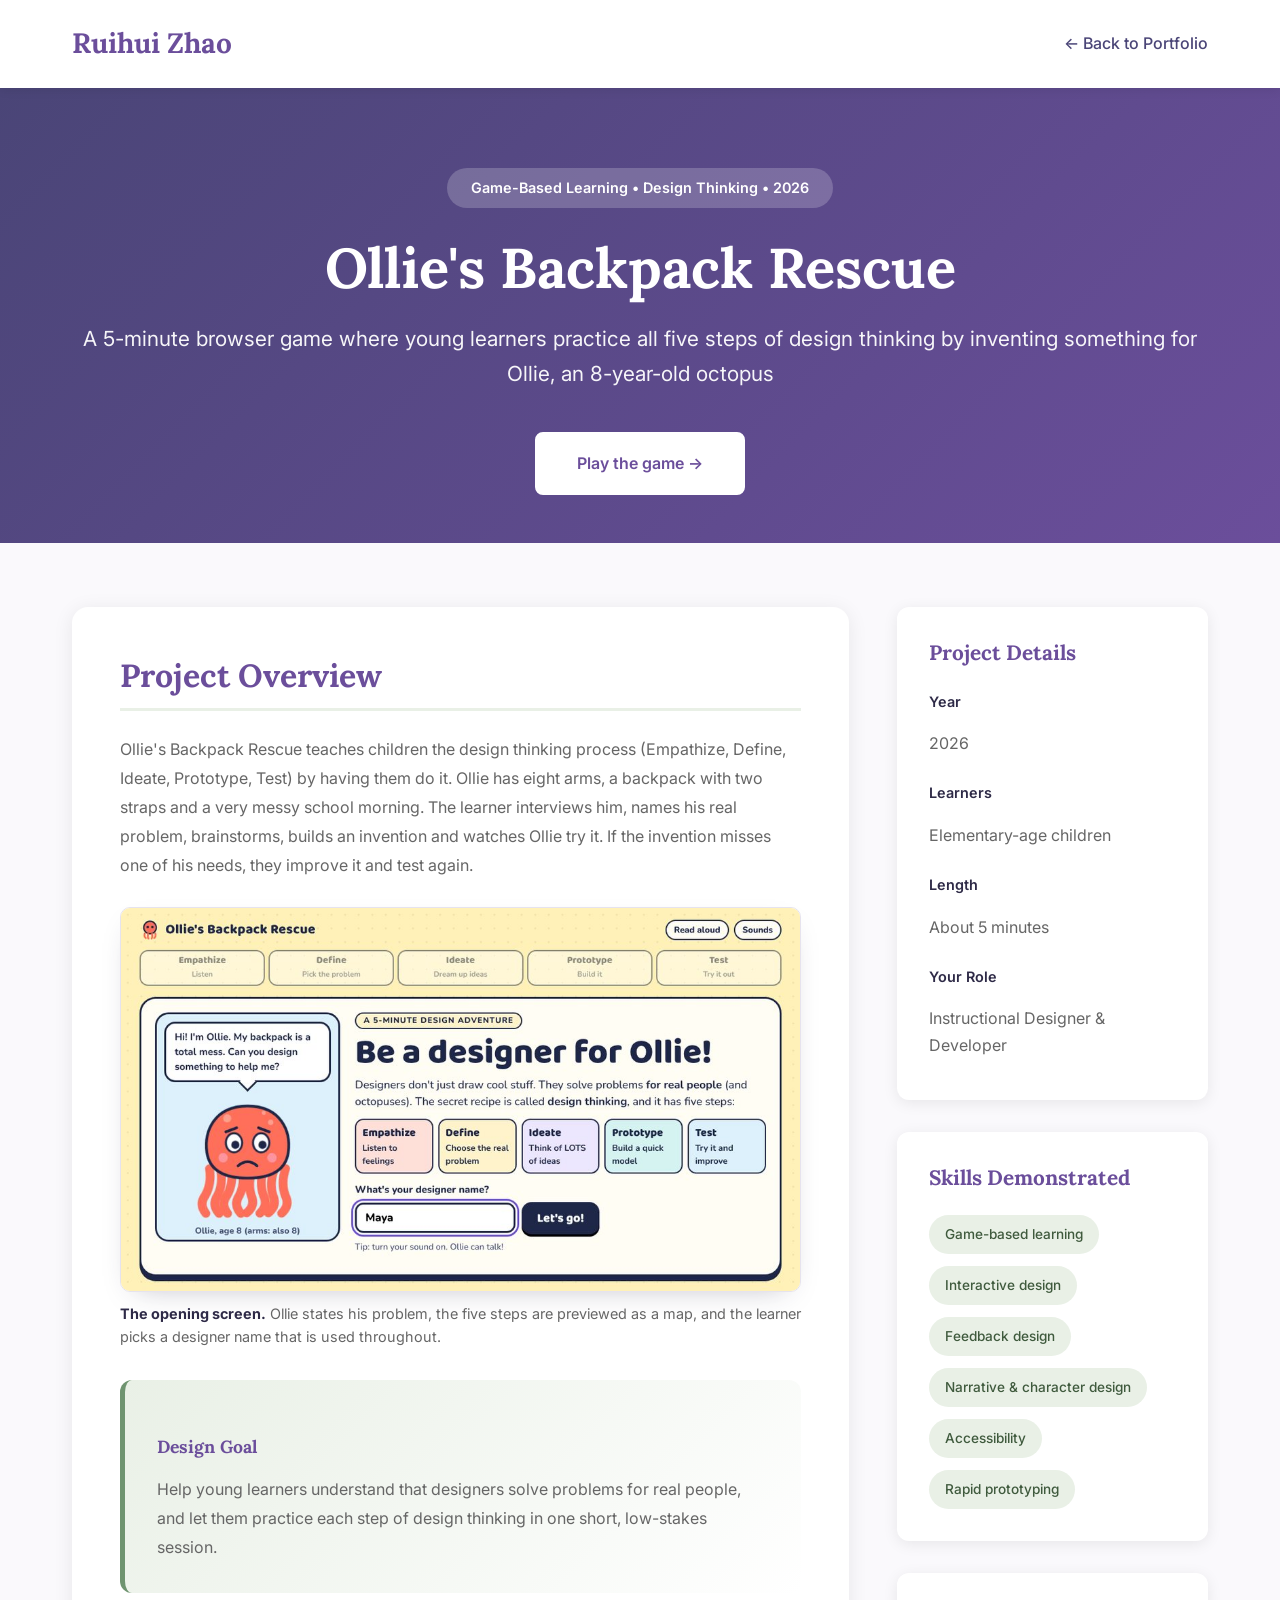
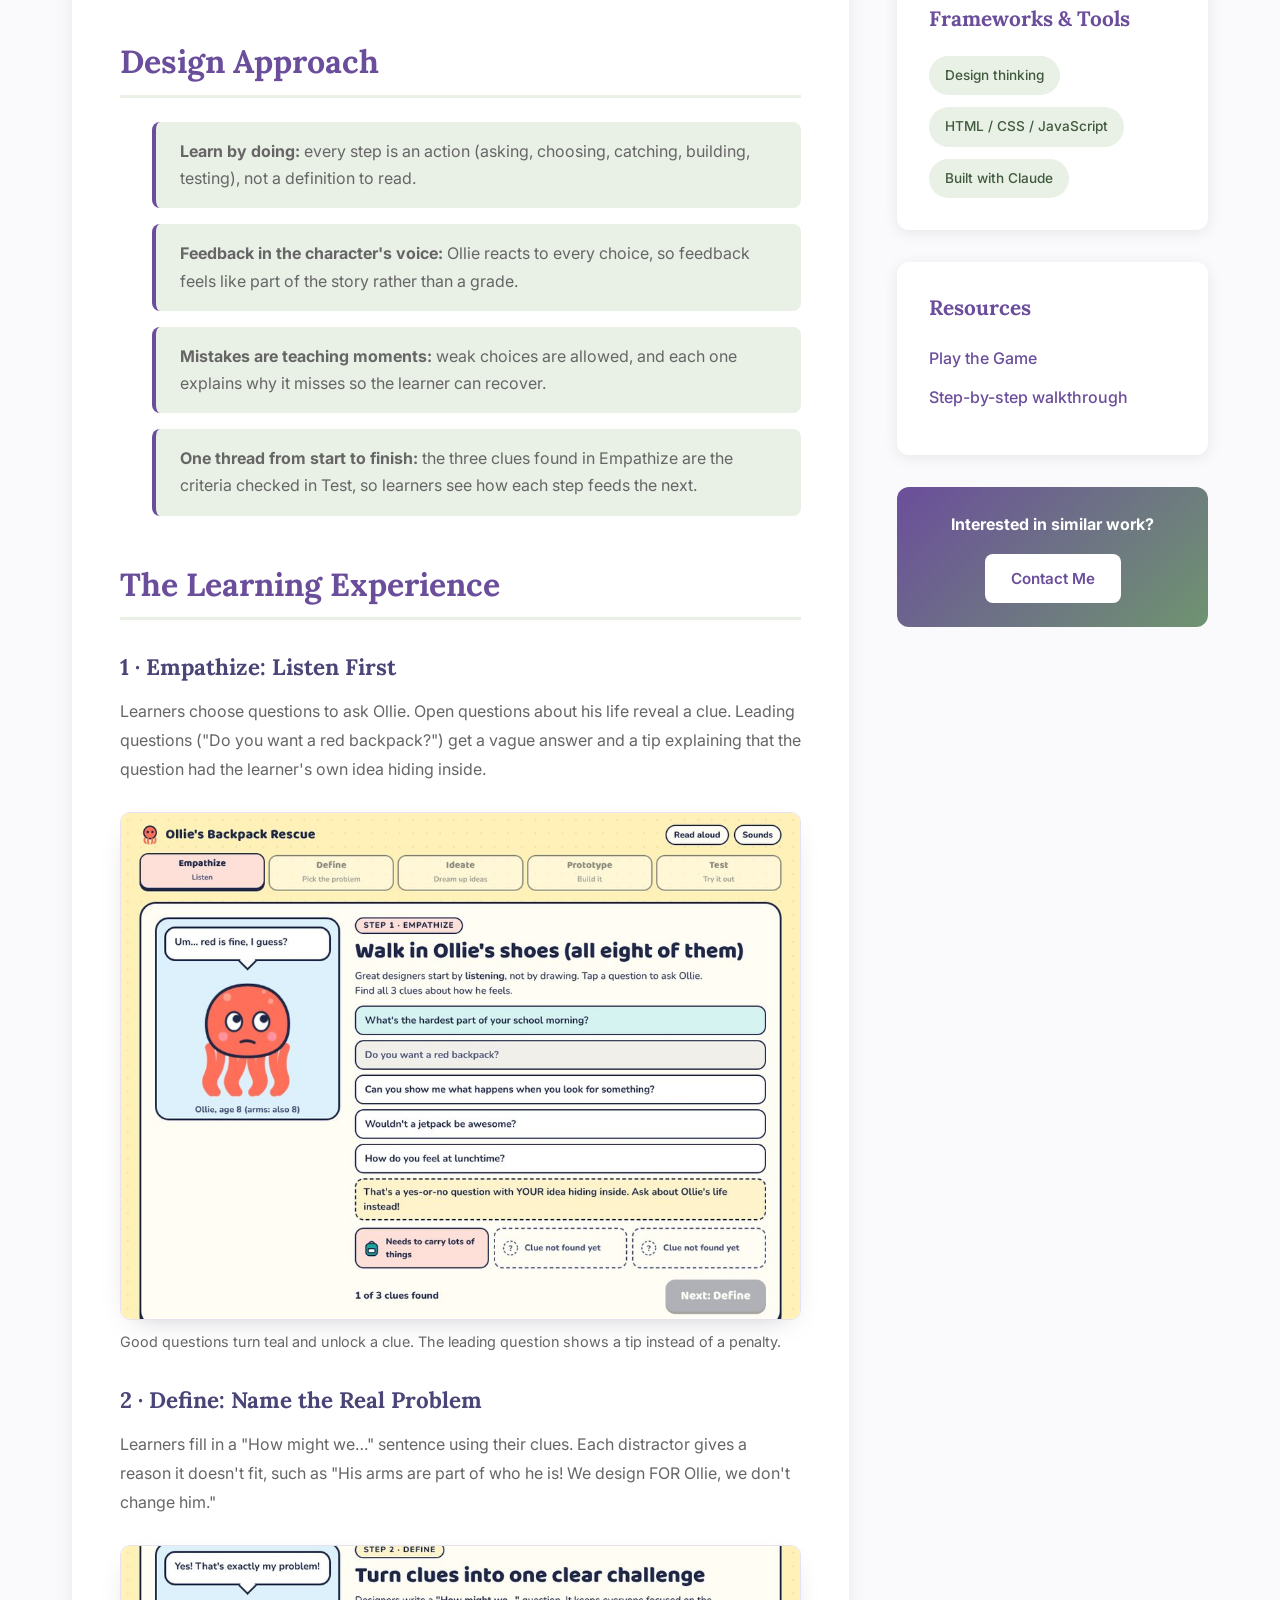
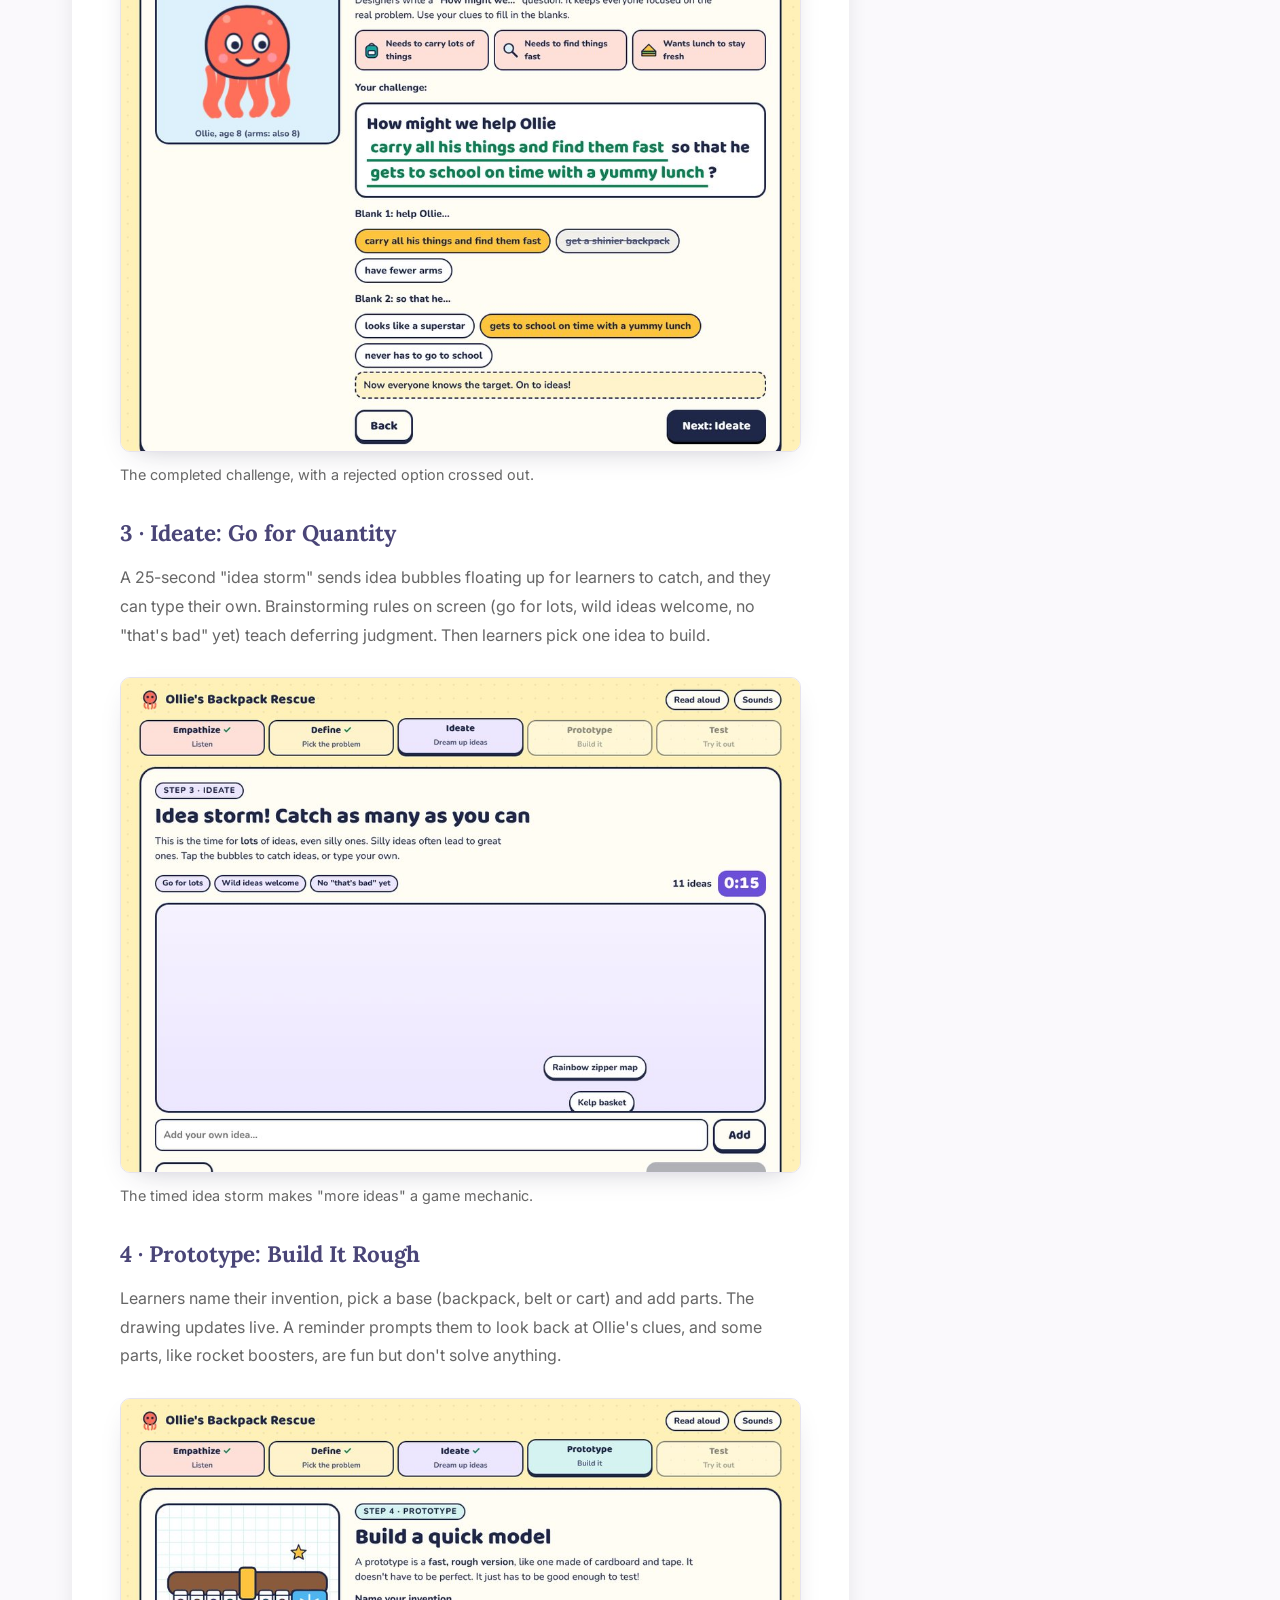
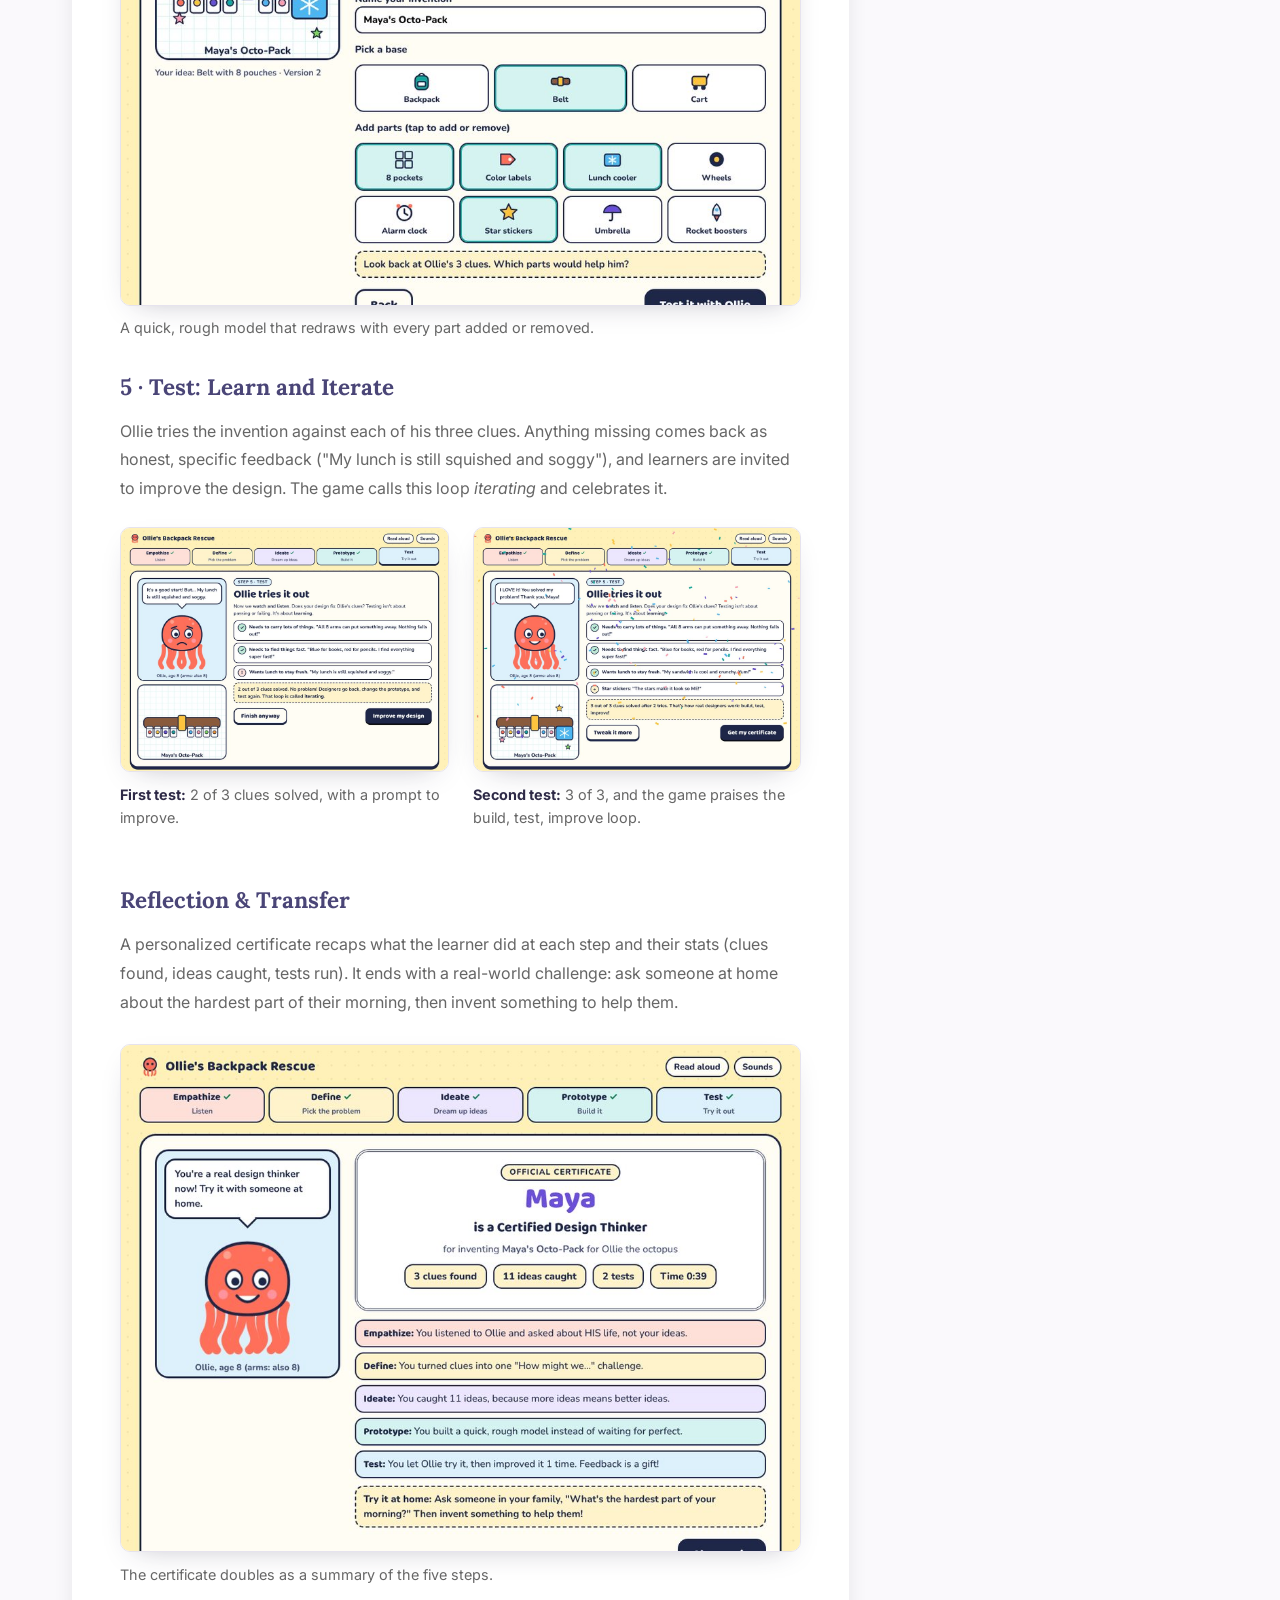
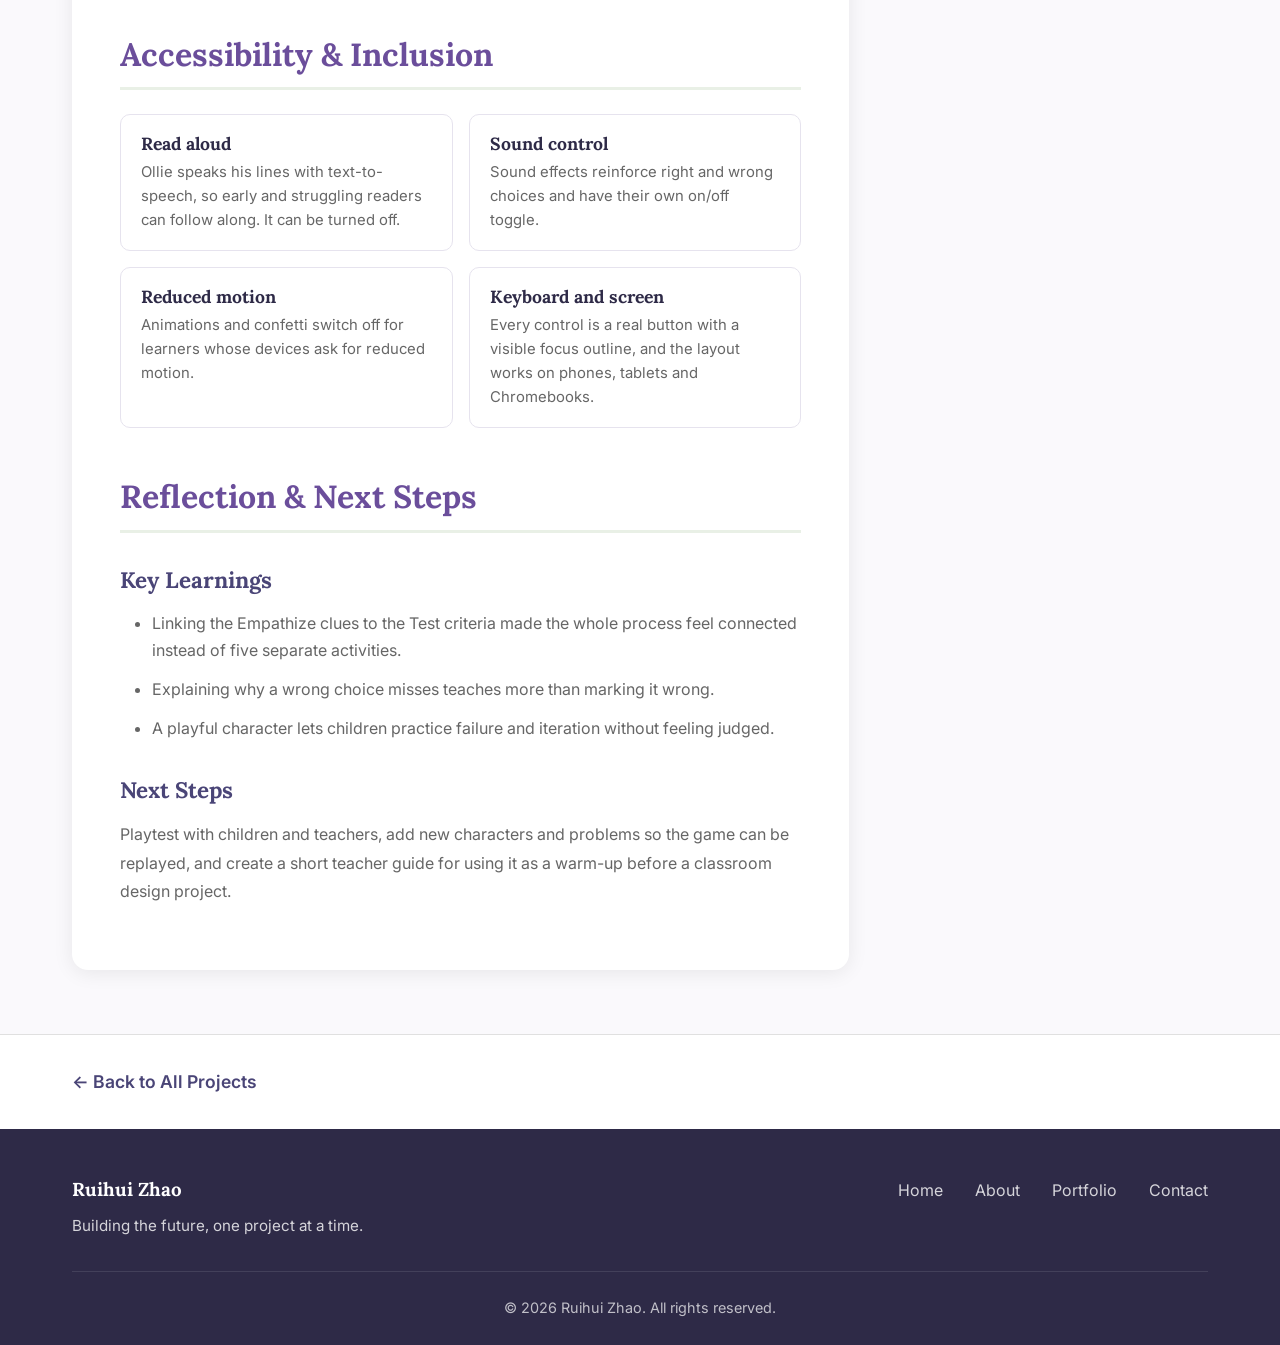
<file: project-report-4.html>
<!DOCTYPE html>
<html lang="en">
<head>
    <meta charset="UTF-8">
    <meta name="viewport" content="width=device-width, initial-scale=1.0">
    <title>Ollie's Backpack Rescue: Design Thinking Game - Ruihui Zhao</title>
    <meta name="description" content="Case study: Ollie's Backpack Rescue, a 5-minute browser game that teaches young learners the five steps of design thinking.">
    <link rel="stylesheet" href="styles.css">
    <link rel="preconnect" href="https://fonts.googleapis.com">
    <link rel="preconnect" href="https://fonts.gstatic.com" crossorigin>
    <link href="https://fonts.googleapis.com/css2?family=Lora:ital,wght@0,400;0,600;0,700;1,400&family=Inter:wght@300;400;500;600;700&display=swap" rel="stylesheet">
</head>
<body>
    <!-- Simple Navigation (No main menu) -->
    <nav class="navbar">
        <div class="nav-container">
            <a href="index.html" class="logo">Ruihui Zhao</a>
            <a href="portfolio.html" class="back-link">← Back to Portfolio</a>
        </div>
    </nav>

    <!-- Report Header -->
    <section class="report-header">
        <div class="container">
            <span class="report-category">Game-Based Learning • Design Thinking • 2026</span>
            <h1 class="report-title">Ollie's Backpack Rescue</h1>
            <p class="report-subtitle">A 5-minute browser game where young learners practice all five steps of design thinking by inventing something for Ollie, an 8-year-old octopus</p>

            <div class="ell-hero-actions">
                <a href="ollie-backpack-rescue.html" class="btn btn-light">Play the game →</a>
            </div>
        </div>
    </section>

    <!-- Report Content -->
    <div class="report-content">
        <div class="container">
            <div class="report-layout">

                <!-- Main Content -->
                <article class="report-main">

                    <!-- Overview -->
                    <section class="report-section" id="overview">
                        <h2 class="section-heading">Project Overview</h2>
                        <p>
                            Ollie's Backpack Rescue teaches children the design thinking process (Empathize, Define,
                            Ideate, Prototype, Test) by having them do it. Ollie has eight arms, a backpack with two
                            straps and a very messy school morning. The learner interviews him, names his real
                            problem, brainstorms, builds an invention and watches Ollie try it. If the invention
                            misses one of his needs, they improve it and test again.
                        </p>
                        <figure class="ell-shot">
                            <img src="ollie-intro.jpg" alt="Game start screen: Ollie the octopus asks for help, next to a five-step map of design thinking and a box for the player's designer name" width="1000" height="563" loading="lazy">
                            <figcaption><strong>The opening screen.</strong> Ollie states his problem, the five steps are previewed as a map, and the learner picks a designer name that is used throughout.</figcaption>
                        </figure>
                        <div class="highlight-box">
                            <h4>Design Goal</h4>
                            <p>
                                Help young learners understand that designers solve problems for real people, and let
                                them practice each step of design thinking in one short, low-stakes session.
                            </p>
                        </div>
                    </section>

                    <!-- Approach -->
                    <section class="report-section" id="approach">
                        <h2 class="section-heading">Design Approach</h2>
                        <ul class="objectives-list">
                            <li><strong>Learn by doing:</strong> every step is an action (asking, choosing, catching, building, testing), not a definition to read.</li>
                            <li><strong>Feedback in the character's voice:</strong> Ollie reacts to every choice, so feedback feels like part of the story rather than a grade.</li>
                            <li><strong>Mistakes are teaching moments:</strong> weak choices are allowed, and each one explains why it misses so the learner can recover.</li>
                            <li><strong>One thread from start to finish:</strong> the three clues found in Empathize are the criteria checked in Test, so learners see how each step feeds the next.</li>
                        </ul>
                    </section>

                    <!-- Walkthrough -->
                    <section class="report-section" id="product">
                        <h2 class="section-heading">The Learning Experience</h2>

                        <h3>1 · Empathize: Listen First</h3>
                        <p>
                            Learners choose questions to ask Ollie. Open questions about his life reveal a clue. Leading
                            questions ("Do you want a red backpack?") get a vague answer and a tip explaining that the
                            question had the learner's own idea hiding inside.
                        </p>
                        <figure class="ell-shot">
                            <img src="ollie-empathize.jpg" alt="Empathize step: a list of questions to ask Ollie, one marked as a good question and one greyed out with a tip about leading questions, and a board of three clues" width="1000" height="745" loading="lazy">
                            <figcaption>Good questions turn teal and unlock a clue. The leading question shows a tip instead of a penalty.</figcaption>
                        </figure>

                        <h3>2 · Define: Name the Real Problem</h3>
                        <p>
                            Learners fill in a "How might we…" sentence using their clues. Each distractor gives a reason
                            it doesn't fit, such as "His arms are part of who he is! We design FOR Ollie, we don't change him."
                        </p>
                        <figure class="ell-shot">
                            <img src="ollie-define.jpg" alt="Define step: a How might we sentence completed with carry all his things and find them fast, so that he gets to school on time with a yummy lunch, with a crossed-out wrong choice" width="1000" height="745" loading="lazy">
                            <figcaption>The completed challenge, with a rejected option crossed out.</figcaption>
                        </figure>

                        <h3>3 · Ideate: Go for Quantity</h3>
                        <p>
                            A 25-second "idea storm" sends idea bubbles floating up for learners to catch, and they can
                            type their own. Brainstorming rules on screen (go for lots, wild ideas welcome, no "that's
                            bad" yet) teach deferring judgment. Then learners pick one idea to build.
                        </p>
                        <figure class="ell-shot">
                            <img src="ollie-ideate.jpg" alt="Ideate step: idea bubbles such as Belt with 8 pouches and Snail taxi float in a purple box, with a countdown timer and brainstorming rules" width="1000" height="727" loading="lazy">
                            <figcaption>The timed idea storm makes "more ideas" a game mechanic.</figcaption>
                        </figure>

                        <h3>4 · Prototype: Build It Rough</h3>
                        <p>
                            Learners name their invention, pick a base (backpack, belt or cart) and add parts. The
                            drawing updates live. A reminder prompts them to look back at Ollie's clues, and some parts,
                            like rocket boosters, are fun but don't solve anything.
                        </p>
                        <figure class="ell-shot">
                            <img src="ollie-prototype.jpg" alt="Prototype step: a live drawing of Maya's Octo-Pack belt with pockets, labels and a cooler, next to base and part tiles" width="1000" height="745" loading="lazy">
                            <figcaption>A quick, rough model that redraws with every part added or removed.</figcaption>
                        </figure>

                        <h3>5 · Test: Learn and Iterate</h3>
                        <p>
                            Ollie tries the invention against each of his three clues. Anything missing comes back as
                            honest, specific feedback ("My lunch is still squished and soggy"), and learners are invited
                            to improve the design. The game calls this loop <em>iterating</em> and celebrates it.
                        </p>
                        <div class="budget-pair">
                            <figure class="ell-shot">
                                <img src="ollie-test-retry.jpg" alt="Test result showing two of three clues solved and Ollie asking for help with his lunch, with an Improve my design button" width="1000" height="745" loading="lazy">
                                <figcaption><strong>First test:</strong> 2 of 3 clues solved, with a prompt to improve.</figcaption>
                            </figure>
                            <figure class="ell-shot">
                                <img src="ollie-test-pass.jpg" alt="Second test: all three clues solved, Ollie celebrating with confetti" width="1000" height="745" loading="lazy">
                                <figcaption><strong>Second test:</strong> 3 of 3, and the game praises the build, test, improve loop.</figcaption>
                            </figure>
                        </div>

                        <h3>Reflection &amp; Transfer</h3>
                        <p>
                            A personalized certificate recaps what the learner did at each step and their stats (clues
                            found, ideas caught, tests run). It ends with a real-world challenge: ask someone at home
                            about the hardest part of their morning, then invent something to help them.
                        </p>
                        <figure class="ell-shot">
                            <img src="ollie-certificate.jpg" alt="Certificate naming Maya a Certified Design Thinker, with stats, a recap of all five steps and a try-it-at-home challenge" width="1000" height="745" loading="lazy">
                            <figcaption>The certificate doubles as a summary of the five steps.</figcaption>
                        </figure>
                    </section>

                    <!-- Accessibility -->
                    <section class="report-section" id="accessibility">
                        <h2 class="section-heading">Accessibility &amp; Inclusion</h2>
                        <div class="ell-grid2">
                            <div class="ell-card"><h4>Read aloud</h4><p>Ollie speaks his lines with text-to-speech, so early and struggling readers can follow along. It can be turned off.</p></div>
                            <div class="ell-card"><h4>Sound control</h4><p>Sound effects reinforce right and wrong choices and have their own on/off toggle.</p></div>
                            <div class="ell-card"><h4>Reduced motion</h4><p>Animations and confetti switch off for learners whose devices ask for reduced motion.</p></div>
                            <div class="ell-card"><h4>Keyboard and screen</h4><p>Every control is a real button with a visible focus outline, and the layout works on phones, tablets and Chromebooks.</p></div>
                        </div>
                    </section>

                    <!-- Reflection -->
                    <section class="report-section" id="reflection">
                        <h2 class="section-heading">Reflection &amp; Next Steps</h2>
                        <h3>Key Learnings</h3>
                        <ul>
                            <li>Linking the Empathize clues to the Test criteria made the whole process feel connected instead of five separate activities.</li>
                            <li>Explaining why a wrong choice misses teaches more than marking it wrong.</li>
                            <li>A playful character lets children practice failure and iteration without feeling judged.</li>
                        </ul>
                        <h3>Next Steps</h3>
                        <p>
                            Playtest with children and teachers, add new characters and problems so the game can be
                            replayed, and create a short teacher guide for using it as a warm-up before a classroom
                            design project.
                        </p>
                    </section>

                </article>

                <!-- Sidebar -->
                <aside class="report-sidebar">
                    <div class="sidebar-section">
                        <h3>Project Details</h3>
                        <dl class="details-list">
                            <dt>Year</dt>
                            <dd>2026</dd>

                            <dt>Learners</dt>
                            <dd>Elementary-age children</dd>

                            <dt>Length</dt>
                            <dd>About 5 minutes</dd>

                            <dt>Your Role</dt>
                            <dd>Instructional Designer &amp; Developer</dd>
                        </dl>
                    </div>

                    <div class="sidebar-section">
                        <h3>Skills Demonstrated</h3>
                        <div class="sidebar-tags">
                            <span>Game-based learning</span>
                            <span>Interactive design</span>
                            <span>Feedback design</span>
                            <span>Narrative &amp; character design</span>
                            <span>Accessibility</span>
                            <span>Rapid prototyping</span>
                        </div>
                    </div>

                    <div class="sidebar-section">
                        <h3>Frameworks &amp; Tools</h3>
                        <div class="sidebar-tags">
                            <span>Design thinking</span>
                            <span>HTML / CSS / JavaScript</span>
                            <span>Built with Claude</span>
                        </div>
                    </div>

                    <div class="sidebar-section">
                        <h3>Resources</h3>
                        <ul class="resource-list">
                            <li><a href="ollie-backpack-rescue.html">Play the Game</a></li>
                            <li><a href="#product">Step-by-step walkthrough</a></li>
                        </ul>
                    </div>

                    <div class="sidebar-cta">
                        <p><strong>Interested in similar work?</strong></p>
                        <a href="contact.html" class="btn btn-small">Contact Me</a>
                    </div>
                </aside>

            </div>
        </div>
    </div>

    <!-- Navigation to other projects -->
    <section class="project-navigation">
        <div class="container">
            <a href="portfolio.html" class="nav-center">← Back to All Projects</a>
        </div>
    </section>

    <!-- Footer -->
    <footer class="footer">
        <div class="container">
            <div class="footer-content">
                <div class="footer-left">
                    <h3>Ruihui Zhao</h3>
                    <p>Building the future, one project at a time.</p>
                </div>
                <div class="footer-links">
                    <a href="index.html">Home</a>
                    <a href="about.html">About</a>
                    <a href="portfolio.html">Portfolio</a>
                    <a href="contact.html">Contact</a>
                </div>
            </div>
            <div class="footer-bottom">
                <p>&copy; 2026 Ruihui Zhao. All rights reserved.</p>
            </div>
        </div>
    </footer>
</body>
</html>
</file>
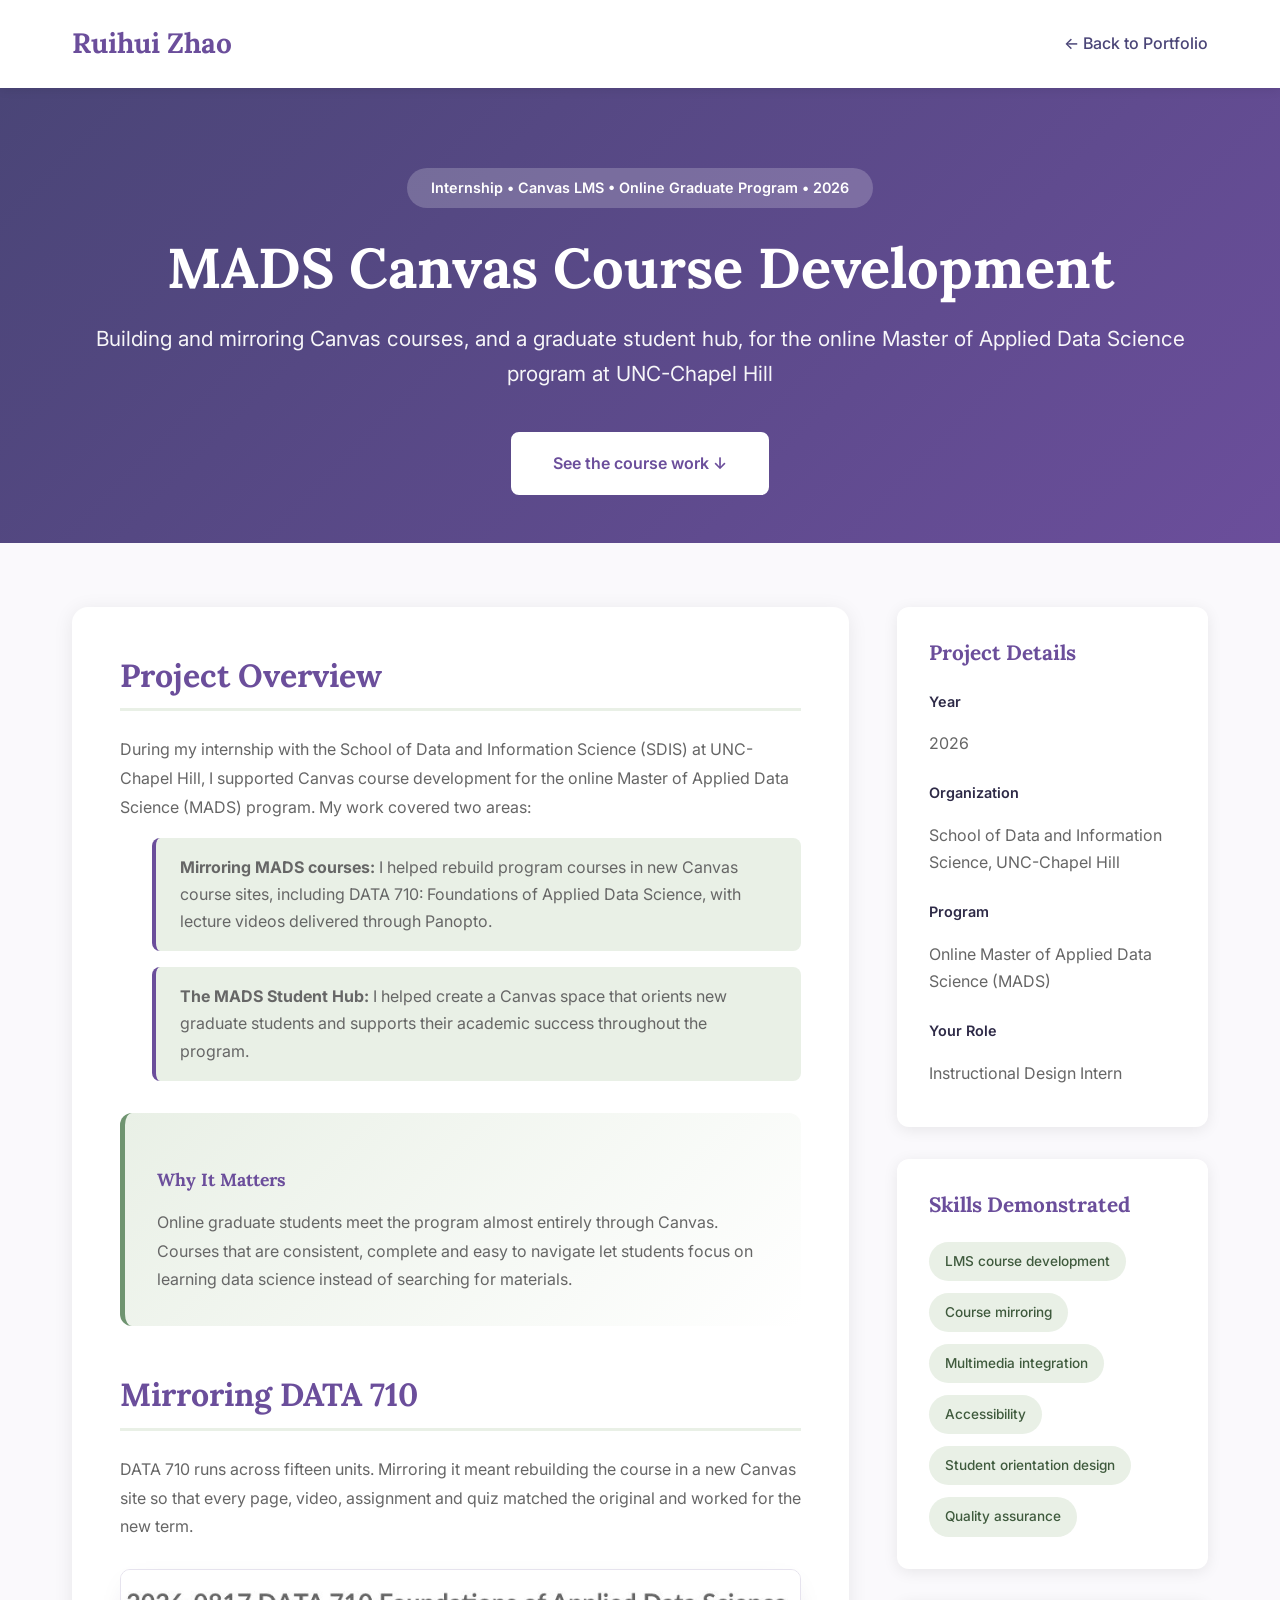
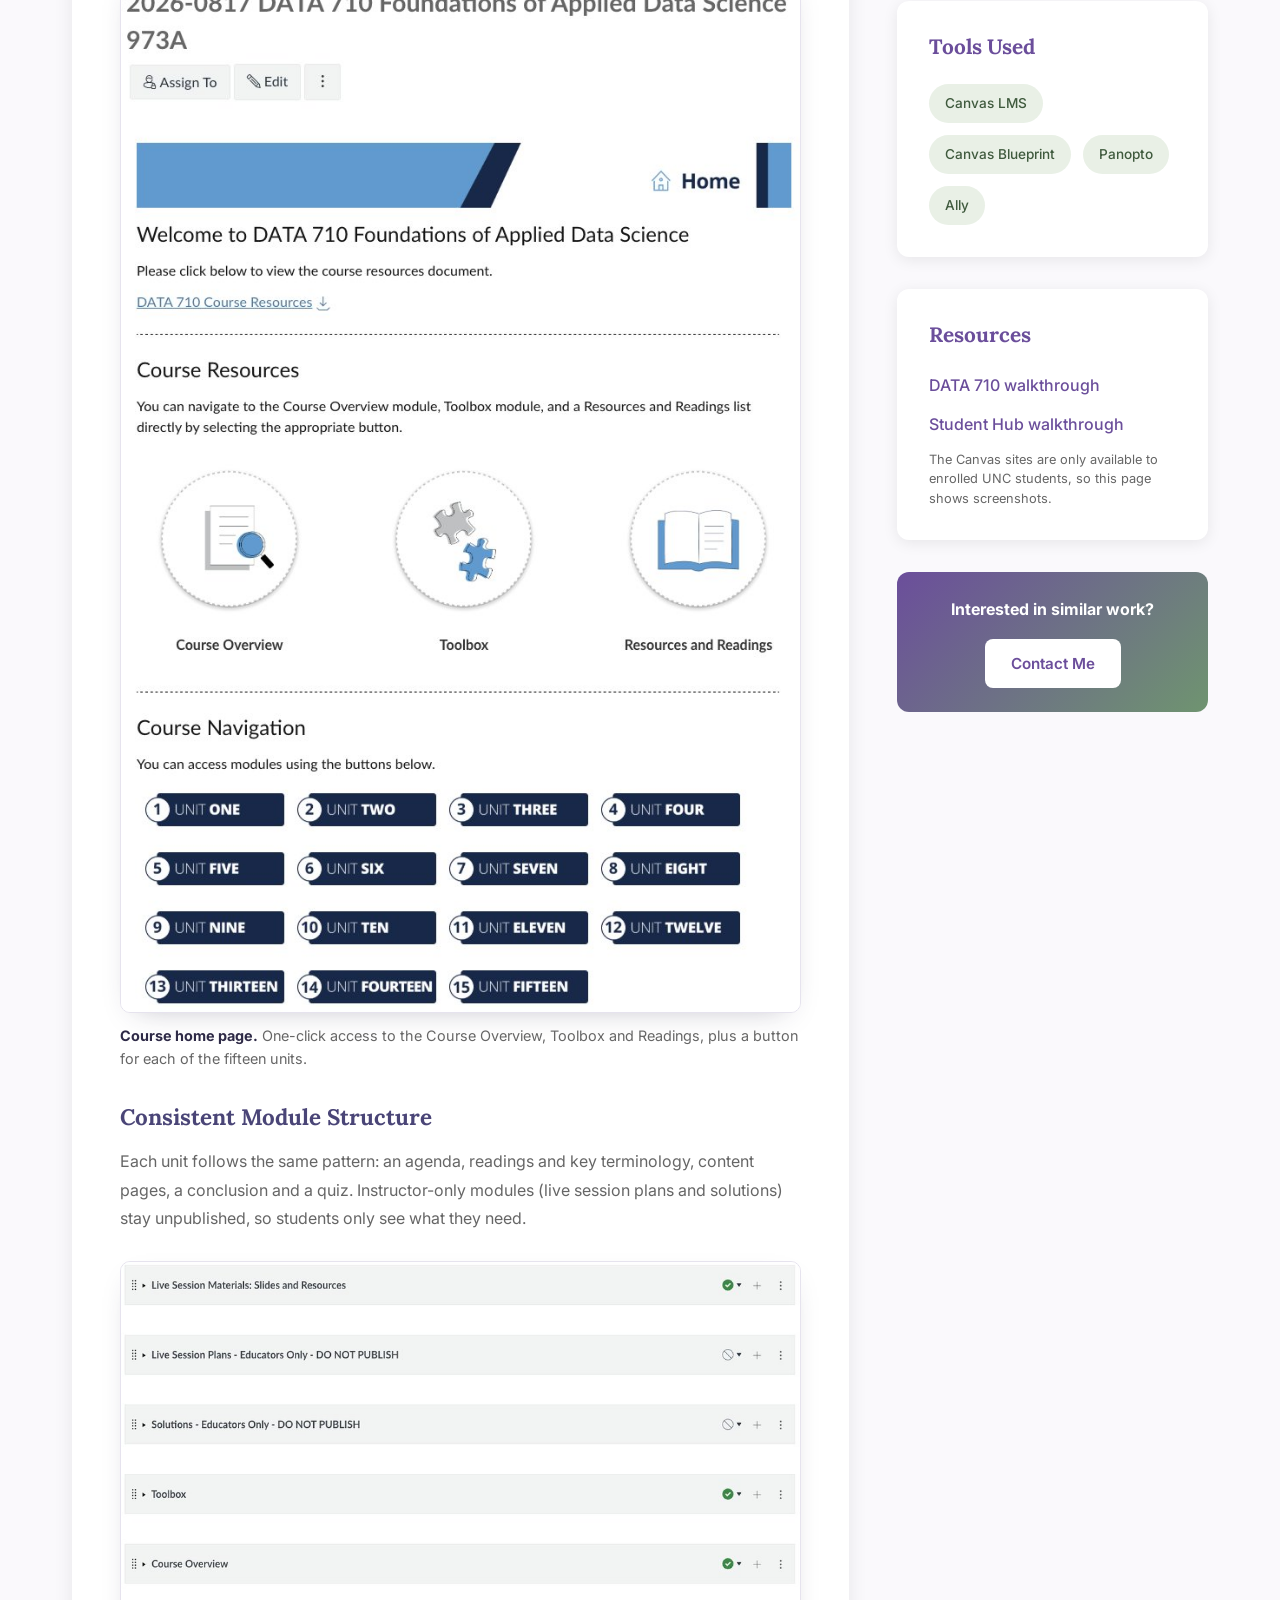
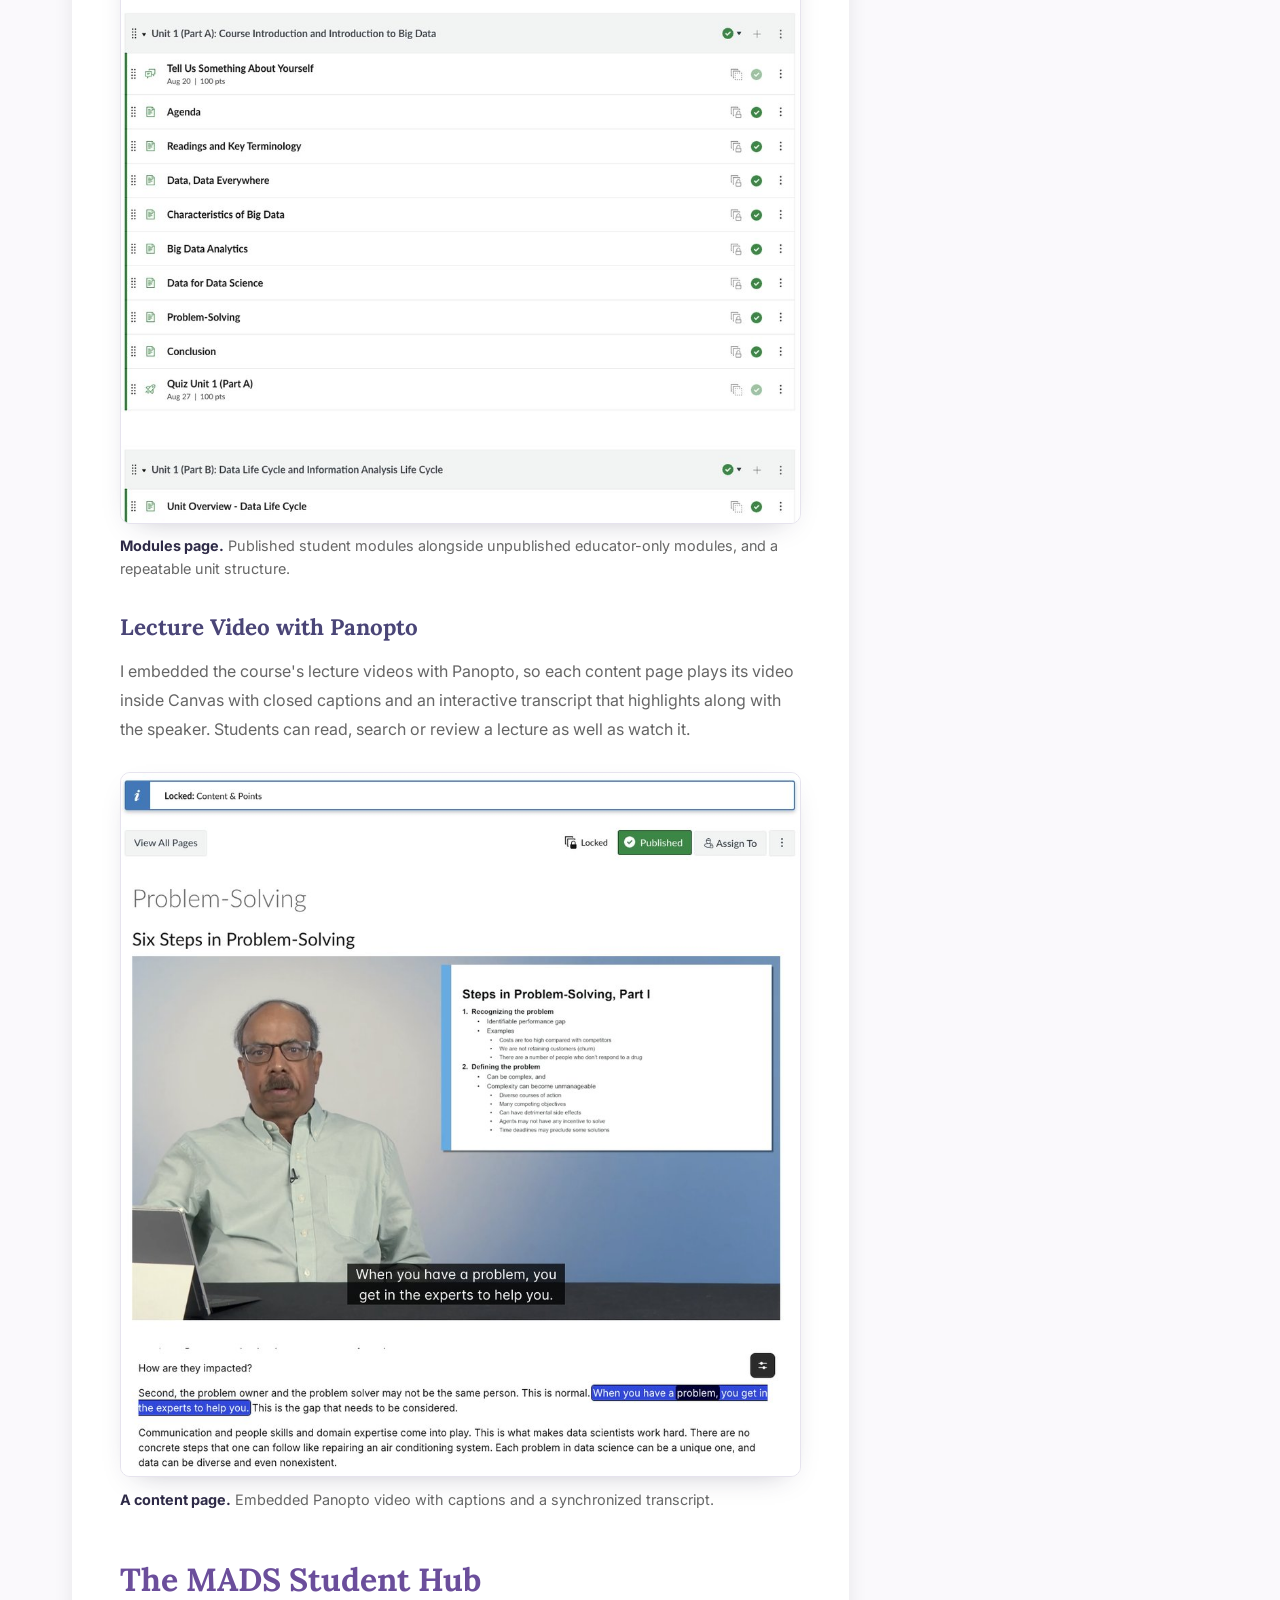
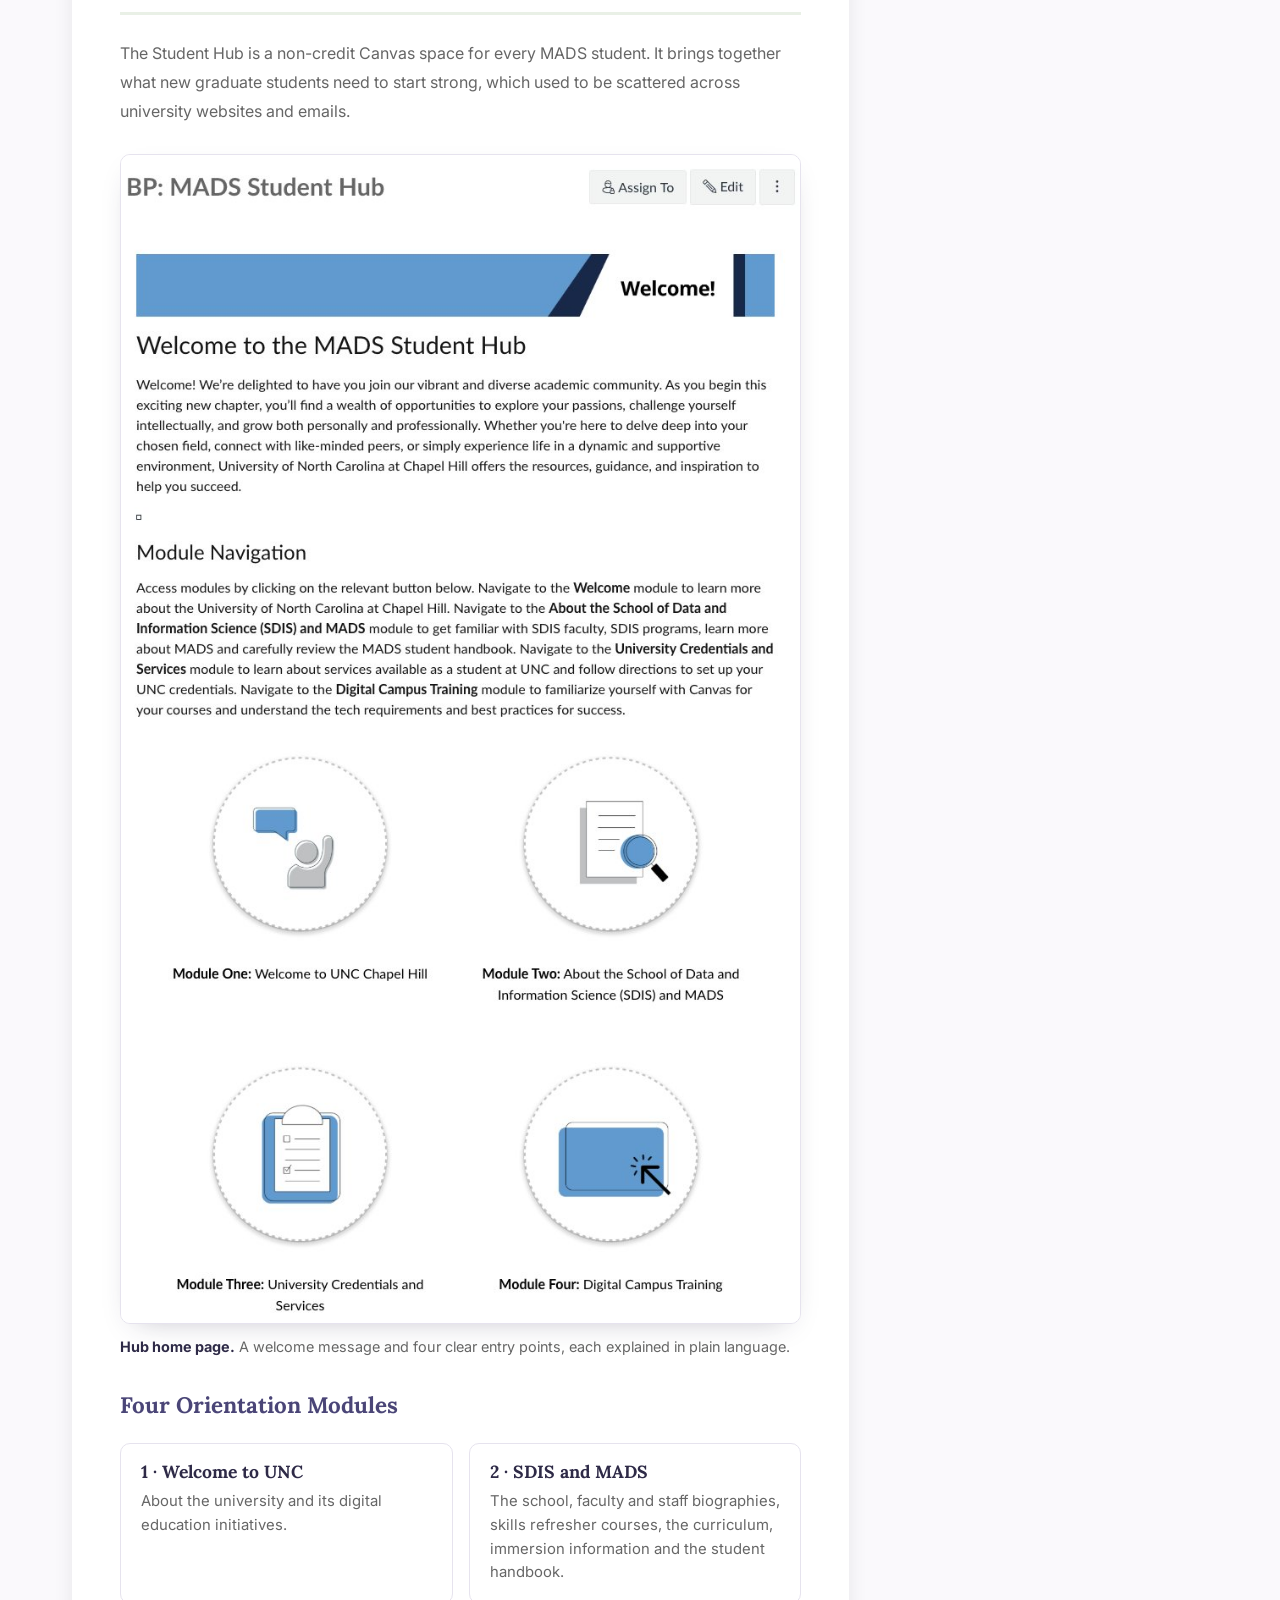
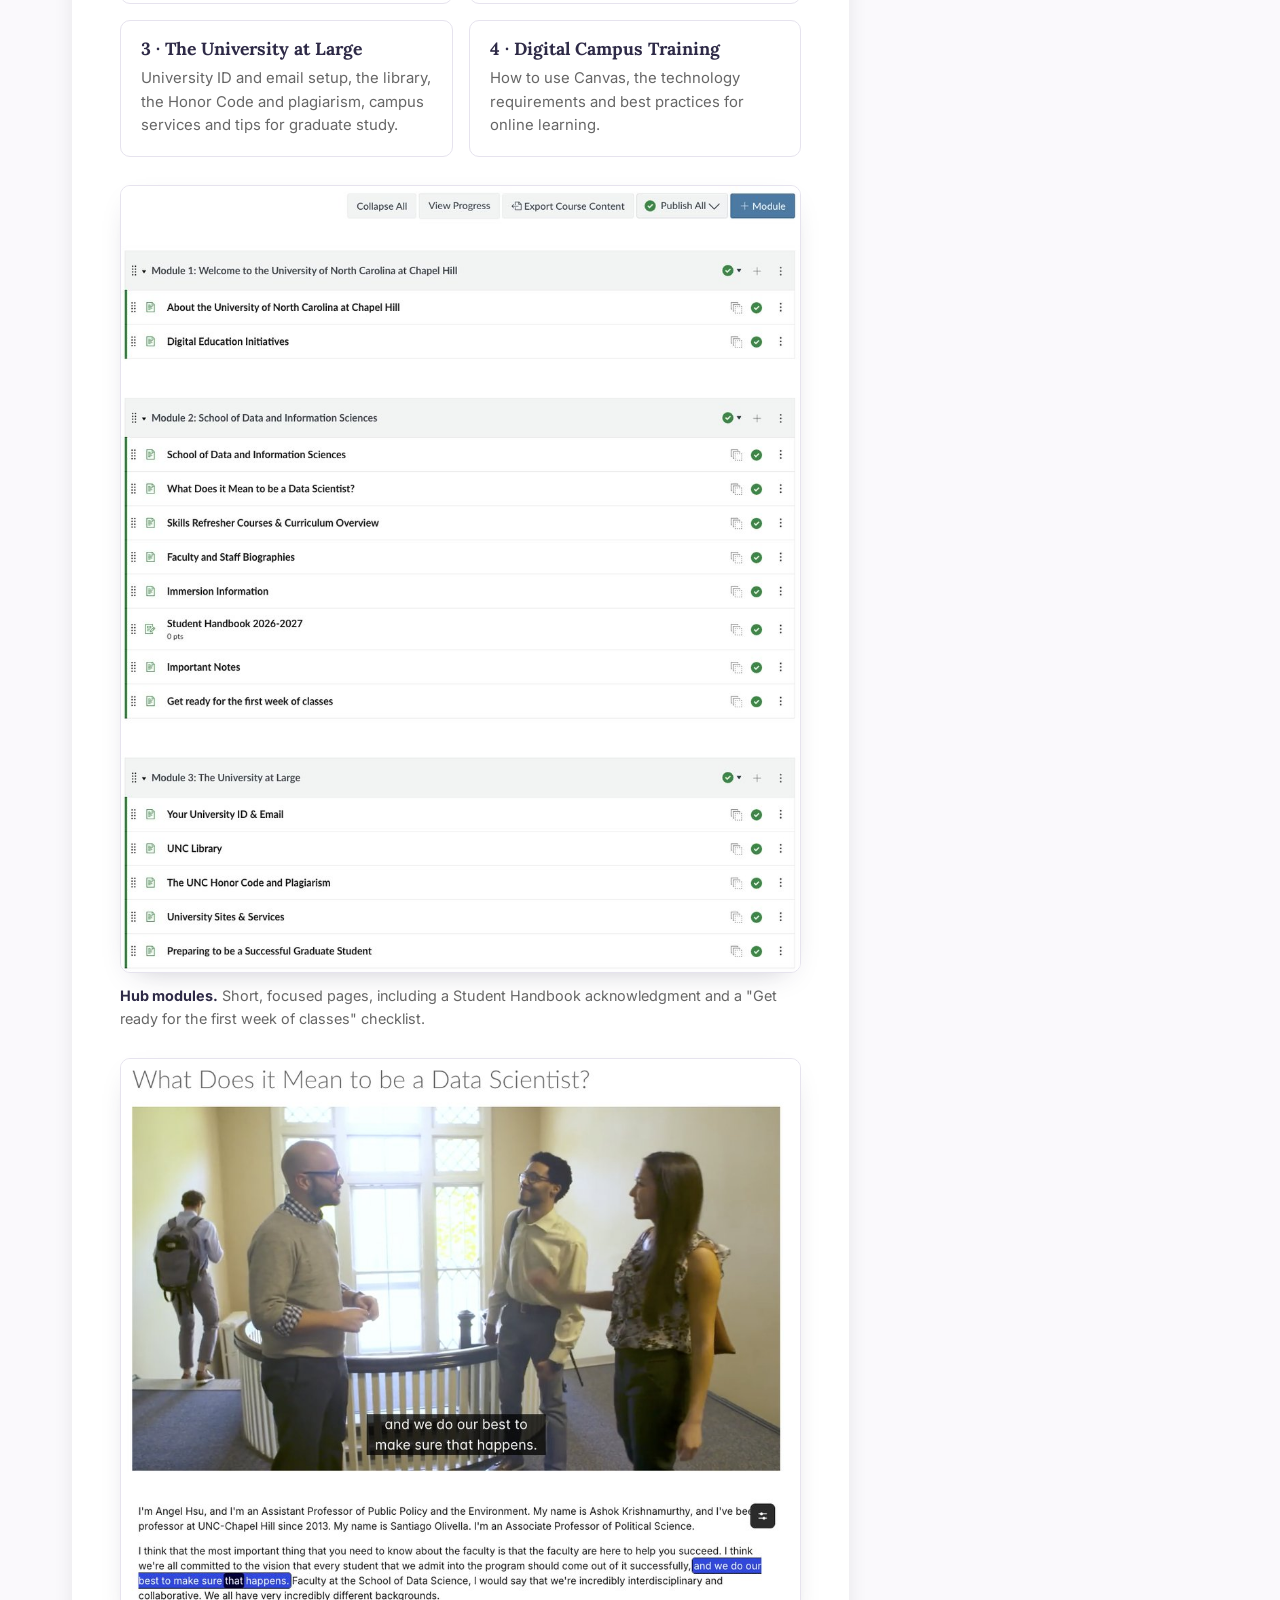
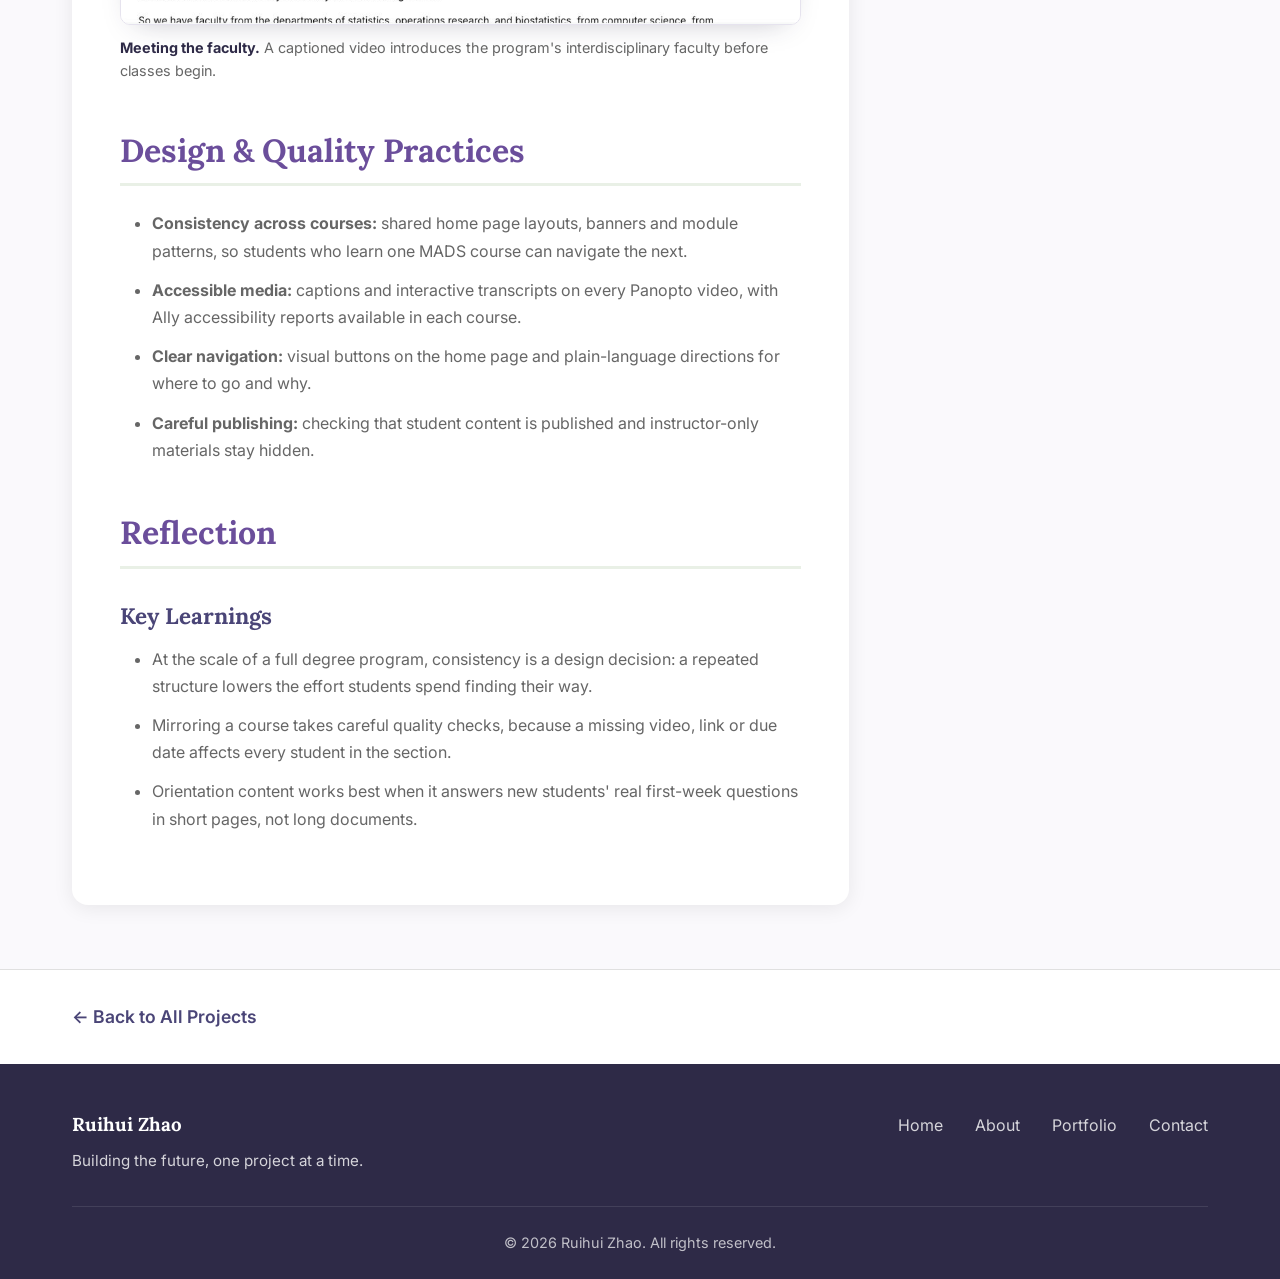
<file: project-report-5.html>
<!DOCTYPE html>
<html lang="en">
<head>
    <meta charset="UTF-8">
    <meta name="viewport" content="width=device-width, initial-scale=1.0">
    <title>MADS Canvas Course Development - Ruihui Zhao</title>
    <meta name="description" content="Internship case study: building and mirroring Canvas courses and a graduate student hub for the online Master of Applied Data Science program at UNC-Chapel Hill.">
    <link rel="stylesheet" href="styles.css">
    <link rel="preconnect" href="https://fonts.googleapis.com">
    <link rel="preconnect" href="https://fonts.gstatic.com" crossorigin>
    <link href="https://fonts.googleapis.com/css2?family=Lora:ital,wght@0,400;0,600;0,700;1,400&family=Inter:wght@300;400;500;600;700&display=swap" rel="stylesheet">
</head>
<body>
    <!-- Simple Navigation (No main menu) -->
    <nav class="navbar">
        <div class="nav-container">
            <a href="index.html" class="logo">Ruihui Zhao</a>
            <a href="portfolio.html" class="back-link">← Back to Portfolio</a>
        </div>
    </nav>

    <!-- Report Header -->
    <section class="report-header">
        <div class="container">
            <span class="report-category">Internship • Canvas LMS • Online Graduate Program • 2026</span>
            <h1 class="report-title">MADS Canvas Course Development</h1>
            <p class="report-subtitle">Building and mirroring Canvas courses, and a graduate student hub, for the online Master of Applied Data Science program at UNC-Chapel Hill</p>

            <div class="ell-hero-actions">
                <a href="#courses" class="btn btn-light">See the course work ↓</a>
            </div>
        </div>
    </section>

    <!-- Report Content -->
    <div class="report-content">
        <div class="container">
            <div class="report-layout">

                <!-- Main Content -->
                <article class="report-main">

                    <!-- Overview -->
                    <section class="report-section" id="overview">
                        <h2 class="section-heading">Project Overview</h2>
                        <p>
                            During my internship with the School of Data and Information Science (SDIS) at UNC-Chapel Hill,
                            I supported Canvas course development for the online Master of Applied Data Science (MADS)
                            program. My work covered two areas:
                        </p>
                        <ul class="objectives-list">
                            <li><strong>Mirroring MADS courses:</strong> I helped rebuild program courses in new Canvas course sites, including DATA 710: Foundations of Applied Data Science, with lecture videos delivered through Panopto.</li>
                            <li><strong>The MADS Student Hub:</strong> I helped create a Canvas space that orients new graduate students and supports their academic success throughout the program.</li>
                        </ul>
                        <div class="highlight-box">
                            <h4>Why It Matters</h4>
                            <p>
                                Online graduate students meet the program almost entirely through Canvas. Courses that are
                                consistent, complete and easy to navigate let students focus on learning data science
                                instead of searching for materials.
                            </p>
                        </div>
                    </section>

                    <!-- DATA 710 -->
                    <section class="report-section" id="courses">
                        <h2 class="section-heading">Mirroring DATA 710</h2>
                        <p>
                            DATA 710 runs across fifteen units. Mirroring it meant rebuilding the course in a new Canvas
                            site so that every page, video, assignment and quiz matched the original and worked for the
                            new term.
                        </p>

                        <figure class="ell-shot">
                            <img src="canvas-data710-home.jpg" alt="DATA 710 Canvas home page with a Home banner, a course resources download link, buttons for Course Overview, Toolbox and Resources and Readings, and fifteen numbered unit buttons" width="782" height="1200" loading="lazy">
                            <figcaption><strong>Course home page.</strong> One-click access to the Course Overview, Toolbox and Readings, plus a button for each of the fifteen units.</figcaption>
                        </figure>

                        <h3>Consistent Module Structure</h3>
                        <p>
                            Each unit follows the same pattern: an agenda, readings and key terminology, content pages,
                            a conclusion and a quiz. Instructor-only modules (live session plans and solutions) stay
                            unpublished, so students only see what they need.
                        </p>
                        <figure class="ell-shot">
                            <img src="canvas-data710-modules.jpg" alt="DATA 710 Modules page: Live Session Materials, two unpublished educator-only modules, Toolbox, Course Overview, and Unit 1 Part A with an introduction discussion, agenda, readings, content pages and a quiz" width="1000" height="1267" loading="lazy">
                            <figcaption><strong>Modules page.</strong> Published student modules alongside unpublished educator-only modules, and a repeatable unit structure.</figcaption>
                        </figure>

                        <h3>Lecture Video with Panopto</h3>
                        <p>
                            I embedded the course's lecture videos with Panopto, so each content page plays its video
                            inside Canvas with closed captions and an interactive transcript that highlights along with
                            the speaker. Students can read, search or review a lecture as well as watch it.
                        </p>
                        <figure class="ell-shot">
                            <img src="canvas-data710-panopto.jpg" alt="Problem-Solving page in DATA 710 with an embedded Panopto lecture video showing closed captions, and an interactive transcript below with the current sentence highlighted" width="1000" height="1036" loading="lazy">
                            <figcaption><strong>A content page.</strong> Embedded Panopto video with captions and a synchronized transcript.</figcaption>
                        </figure>
                    </section>

                    <!-- Hub -->
                    <section class="report-section" id="hub">
                        <h2 class="section-heading">The MADS Student Hub</h2>
                        <p>
                            The Student Hub is a non-credit Canvas space for every MADS student. It brings together what
                            new graduate students need to start strong, which used to be scattered across university
                            websites and emails.
                        </p>
                        <figure class="ell-shot">
                            <img src="canvas-hub-home.jpg" alt="MADS Student Hub home page with a welcome message and four illustrated module buttons: Welcome to UNC Chapel Hill, About SDIS and MADS, University Credentials and Services, and Digital Campus Training" width="802" height="1380" loading="lazy">
                            <figcaption><strong>Hub home page.</strong> A welcome message and four clear entry points, each explained in plain language.</figcaption>
                        </figure>

                        <h3>Four Orientation Modules</h3>
                        <div class="ell-grid2">
                            <div class="ell-card"><h4>1 · Welcome to UNC</h4><p>About the university and its digital education initiatives.</p></div>
                            <div class="ell-card"><h4>2 · SDIS and MADS</h4><p>The school, faculty and staff biographies, skills refresher courses, the curriculum, immersion information and the student handbook.</p></div>
                            <div class="ell-card"><h4>3 · The University at Large</h4><p>University ID and email setup, the library, the Honor Code and plagiarism, campus services and tips for graduate study.</p></div>
                            <div class="ell-card"><h4>4 · Digital Campus Training</h4><p>How to use Canvas, the technology requirements and best practices for online learning.</p></div>
                        </div>

                        <figure class="ell-shot">
                            <img src="canvas-hub-modules.jpg" alt="Student Hub Modules page listing pages in Module 1, Module 2 and Module 3, including What Does it Mean to be a Data Scientist, Student Handbook 2026-2027 and The UNC Honor Code and Plagiarism" width="1000" height="1158" loading="lazy">
                            <figcaption><strong>Hub modules.</strong> Short, focused pages, including a Student Handbook acknowledgment and a "Get ready for the first week of classes" checklist.</figcaption>
                        </figure>

                        <figure class="ell-shot">
                            <img src="canvas-hub-page.jpg" alt="Hub page titled What Does it Mean to be a Data Scientist, with a captioned faculty video and an interactive transcript" width="1000" height="833" loading="lazy">
                            <figcaption><strong>Meeting the faculty.</strong> A captioned video introduces the program's interdisciplinary faculty before classes begin.</figcaption>
                        </figure>
                    </section>

                    <!-- Practices -->
                    <section class="report-section" id="practices">
                        <h2 class="section-heading">Design &amp; Quality Practices</h2>
                        <ul>
                            <li><strong>Consistency across courses:</strong> shared home page layouts, banners and module patterns, so students who learn one MADS course can navigate the next.</li>
                            <li><strong>Accessible media:</strong> captions and interactive transcripts on every Panopto video, with Ally accessibility reports available in each course.</li>
                            <li><strong>Clear navigation:</strong> visual buttons on the home page and plain-language directions for where to go and why.</li>
                            <li><strong>Careful publishing:</strong> checking that student content is published and instructor-only materials stay hidden.</li>
                        </ul>
                    </section>

                    <!-- Reflection -->
                    <section class="report-section" id="reflection">
                        <h2 class="section-heading">Reflection</h2>
                        <h3>Key Learnings</h3>
                        <ul>
                            <li>At the scale of a full degree program, consistency is a design decision: a repeated structure lowers the effort students spend finding their way.</li>
                            <li>Mirroring a course takes careful quality checks, because a missing video, link or due date affects every student in the section.</li>
                            <li>Orientation content works best when it answers new students' real first-week questions in short pages, not long documents.</li>
                        </ul>
                    </section>

                </article>

                <!-- Sidebar -->
                <aside class="report-sidebar">
                    <div class="sidebar-section">
                        <h3>Project Details</h3>
                        <dl class="details-list">
                            <dt>Year</dt>
                            <dd>2026</dd>

                            <dt>Organization</dt>
                            <dd>School of Data and Information Science, UNC-Chapel Hill</dd>

                            <dt>Program</dt>
                            <dd>Online Master of Applied Data Science (MADS)</dd>

                            <dt>Your Role</dt>
                            <dd>Instructional Design Intern</dd>
                        </dl>
                    </div>

                    <div class="sidebar-section">
                        <h3>Skills Demonstrated</h3>
                        <div class="sidebar-tags">
                            <span>LMS course development</span>
                            <span>Course mirroring</span>
                            <span>Multimedia integration</span>
                            <span>Accessibility</span>
                            <span>Student orientation design</span>
                            <span>Quality assurance</span>
                        </div>
                    </div>

                    <div class="sidebar-section">
                        <h3>Tools Used</h3>
                        <div class="sidebar-tags">
                            <span>Canvas LMS</span>
                            <span>Canvas Blueprint</span>
                            <span>Panopto</span>
                            <span>Ally</span>
                        </div>
                    </div>

                    <div class="sidebar-section">
                        <h3>Resources</h3>
                        <ul class="resource-list">
                            <li><a href="#courses">DATA 710 walkthrough</a></li>
                            <li><a href="#hub">Student Hub walkthrough</a></li>
                        </ul>
                        <p class="budget-note">The Canvas sites are only available to enrolled UNC students, so this page shows screenshots.</p>
                    </div>

                    <div class="sidebar-cta">
                        <p><strong>Interested in similar work?</strong></p>
                        <a href="contact.html" class="btn btn-small">Contact Me</a>
                    </div>
                </aside>

            </div>
        </div>
    </div>

    <!-- Navigation to other projects -->
    <section class="project-navigation">
        <div class="container">
            <a href="portfolio.html" class="nav-center">← Back to All Projects</a>
        </div>
    </section>

    <!-- Footer -->
    <footer class="footer">
        <div class="container">
            <div class="footer-content">
                <div class="footer-left">
                    <h3>Ruihui Zhao</h3>
                    <p>Building the future, one project at a time.</p>
                </div>
                <div class="footer-links">
                    <a href="index.html">Home</a>
                    <a href="about.html">About</a>
                    <a href="portfolio.html">Portfolio</a>
                    <a href="contact.html">Contact</a>
                </div>
            </div>
            <div class="footer-bottom">
                <p>&copy; 2026 Ruihui Zhao. All rights reserved.</p>
            </div>
        </div>
    </footer>
</body>
</html>
</file>
<file: styles.css>
/* ===========================
   COLOR PALETTE & VARIABLES
   =========================== */

:root {
    /* Color Palette */
    --raspberry: #6B4E9B;       /* plum - main color: buttons, headings accents, links */
    --carrot-orange: #6F9470;   /* sage - accent: hover color, timeline gradient */
    --baltic-blue: #4A4577;     /* deep indigo - secondary buttons & links */
    --crushed-berry: #2E2A47;   /* ink - dark hover states */
    --frosted-mint: #E9F0E6;    /* pale sage - skill tags, date pills, soft backgrounds */
    --golden-apricot: #C8D8C4;  /* light sage */
    --hunter-green: #3F5A3D;    /* deep sage - text on pale sage */

    /* Functional Colors */
    --primary: var(--raspberry);
    --secondary: var(--baltic-blue);
    --accent: var(--carrot-orange);
    --dark: var(--crushed-berry);
    --light: var(--frosted-mint);
    --text-dark: #2a2a2a;
    --text-light: #666;
    --white: #ffffff;
    --background: #FAF9FC;

    /* Typography */
    --font-headline: 'Lora', serif;
    --font-body: 'Inter', sans-serif;

    /* Spacing */
    --container-width: 1200px;
    --section-spacing: 5rem;
}

/* ===========================
   RESET & BASE STYLES
   =========================== */

* {
    margin: 0;
    padding: 0;
    box-sizing: border-box;
}

html {
    scroll-behavior: smooth;
    font-size: 16px;
}

body {
    font-family: var(--font-body);
    color: var(--text-dark);
    background-color: var(--background);
    line-height: 1.7;
}

h1, h2, h3, h4, h5, h6 {
    font-family: var(--font-headline);
    color: var(--dark);
    line-height: 1.3;
    font-weight: 700;
}

a {
    text-decoration: none;
    color: inherit;
    transition: all 0.3s ease;
}

img {
    max-width: 100%;
    height: auto;
}

.container {
    max-width: var(--container-width);
    margin: 0 auto;
    padding: 0 2rem;
}

/* ===========================
   NAVIGATION
   =========================== */

.navbar {
    background-color: var(--white);
    padding: 1.25rem 0;
    box-shadow: 0 2px 10px rgba(0,0,0,0.08);
    position: sticky;
    top: 0;
    z-index: 1000;
}

.nav-container {
    max-width: var(--container-width);
    margin: 0 auto;
    padding: 0 2rem;
    display: flex;
    justify-content: space-between;
    align-items: center;
}

.logo {
    font-family: var(--font-headline);
    font-size: 1.75rem;
    font-weight: 700;
    color: var(--primary);
}

.logo:hover {
    color: var(--accent);
}

.nav-menu {
    display: flex;
    list-style: none;
    gap: 2.5rem;
}

.nav-menu a {
    font-weight: 500;
    color: var(--text-dark);
    position: relative;
}

.nav-menu a::after {
    content: '';
    position: absolute;
    bottom: -5px;
    left: 0;
    width: 0;
    height: 3px;
    background: linear-gradient(90deg, var(--primary), var(--accent));
    transition: width 0.3s;
}

.nav-menu a:hover::after,
.nav-menu a.active::after {
    width: 100%;
}

.back-link {
    color: var(--secondary);
    font-weight: 500;
}

.back-link:hover {
    color: var(--primary);
}

/* ===========================
   HERO SECTION
   =========================== */

.hero {
    min-height: 85vh;
    display: flex;
    align-items: center;
    justify-content: center;
    position: relative;
    overflow: hidden;
    background: linear-gradient(135deg, var(--frosted-mint) 0%, var(--white) 100%);
    padding: 4rem 2rem;
}

.hero-content {
    text-align: center;
    max-width: 800px;
    z-index: 10;
}

.hero-badge {
    display: inline-block;
    background-color: var(--primary);
    color: var(--white);
    padding: 0.5rem 1.5rem;
    border-radius: 50px;
    font-size: 0.9rem;
    font-weight: 600;
    margin-bottom: 2rem;
    animation: fadeInDown 0.8s ease;
}

.hero-title {
    font-size: 4rem;
    margin-bottom: 1.5rem;
    color: var(--dark);
    animation: fadeInUp 0.8s ease 0.2s backwards;
}

.hero-title .highlight {
    color: var(--primary);
    position: relative;
}

.hero-description {
    font-size: 1.3rem;
    color: var(--text-light);
    margin-bottom: 2.5rem;
    line-height: 1.8;
    animation: fadeInUp 0.8s ease 0.4s backwards;
}

.hero-buttons {
    display: flex;
    gap: 1.5rem;
    justify-content: center;
    flex-wrap: wrap;
    animation: fadeInUp 0.8s ease 0.6s backwards;
}

/* Hero Decorations */
.hero-decoration {
    position: absolute;
    width: 100%;
    height: 100%;
    top: 0;
    left: 0;
    pointer-events: none;
    overflow: hidden;
}

.decoration-circle {
    position: absolute;
    border-radius: 50%;
    opacity: 0.15;
}

.circle-1 {
    width: 300px;
    height: 300px;
    background: var(--primary);
    top: -100px;
    right: -50px;
}

.circle-2 {
    width: 200px;
    height: 200px;
    background: var(--accent);
    bottom: 10%;
    left: -50px;
}

.circle-3 {
    width: 150px;
    height: 150px;
    background: var(--secondary);
    top: 50%;
    right: 10%;
}

/* ===========================
   BUTTONS
   =========================== */

.btn {
    display: inline-block;
    padding: 1rem 2.5rem;
    font-weight: 600;
    border-radius: 8px;
    transition: all 0.3s ease;
    cursor: pointer;
    border: 2px solid transparent;
    font-family: var(--font-body);
}

.btn-primary {
    background-color: var(--primary);
    color: var(--white);
    border-color: var(--primary);
}

.btn-primary:hover {
    background-color: var(--crushed-berry);
    border-color: var(--crushed-berry);
    transform: translateY(-2px);
    box-shadow: 0 5px 15px rgba(221, 45, 74, 0.3);
}

.btn-secondary {
    background-color: transparent;
    color: var(--secondary);
    border-color: var(--secondary);
}

.btn-secondary:hover {
    background-color: var(--secondary);
    color: var(--white);
}

.btn-light {
    background-color: var(--white);
    color: var(--primary);
    border-color: var(--white);
}

.btn-light:hover {
    background-color: transparent;
    border-color: var(--white);
    color: var(--white);
}

.btn-small {
    padding: 0.6rem 1.5rem;
    font-size: 0.95rem;
}

.btn-full {
    width: 100%;
}

/* ===========================
   SECTION STYLES
   =========================== */

section {
    padding: var(--section-spacing) 0;
}

.section-title {
    font-size: 3rem;
    text-align: center;
    margin-bottom: 1rem;
    color: var(--dark);
}

.section-subtitle {
    text-align: center;
    font-size: 1.2rem;
    color: var(--text-light);
    margin-bottom: 3rem;
}

.section-description {
    text-align: center;
    font-size: 1.15rem;
    color: var(--text-light);
    max-width: 700px;
    margin: 0 auto 3rem;
}

/* ===========================
   HIGHLIGHTS SECTION
   =========================== */

.highlights {
    background-color: var(--white);
}

.highlights-grid {
    display: grid;
    grid-template-columns: repeat(auto-fit, minmax(260px, 1fr));
    gap: 2rem;
    margin-top: 3rem;
}

.highlight-card {
    background: linear-gradient(135deg, var(--white) 0%, var(--frosted-mint) 100%);
    padding: 2.5rem;
    border-radius: 16px;
    text-align: center;
    transition: all 0.3s ease;
    border: 2px solid transparent;
}

.highlight-card:hover {
    transform: translateY(-10px);
    box-shadow: 0 15px 35px rgba(0,0,0,0.1);
}

.card-1:hover { border-color: var(--primary); }
.card-2:hover { border-color: var(--accent); }
.card-3:hover { border-color: var(--secondary); }
.card-4:hover { border-color: var(--hunter-green); }

.card-icon {
    font-size: 3.5rem;
    margin-bottom: 1.5rem;
}

.highlight-card h3 {
    font-size: 1.5rem;
    margin-bottom: 1rem;
    color: var(--dark);
}

.highlight-card p {
    color: var(--text-light);
    line-height: 1.6;
}

/* ===========================
   FEATURED PROJECTS PREVIEW
   =========================== */

.featured-projects {
    background-color: var(--background);
}

.projects-preview {
    display: grid;
    grid-template-columns: repeat(auto-fit, minmax(450px, 1fr));
    gap: 3rem;
    margin-top: 3rem;
}

.project-preview {
    background-color: var(--white);
    border-radius: 16px;
    overflow: hidden;
    box-shadow: 0 5px 20px rgba(0,0,0,0.08);
    transition: all 0.3s ease;
}

.project-preview:hover {
    transform: translateY(-8px);
    box-shadow: 0 15px 40px rgba(0,0,0,0.12);
}

.project-preview-image {
    height: 250px;
    background: linear-gradient(135deg, var(--primary), var(--accent));
    display: flex;
    align-items: center;
    justify-content: center;
}

.preview-placeholder {
    font-size: 2rem;
    color: var(--white);
    font-weight: 700;
    opacity: 0.7;
}

.project-preview-content {
    padding: 2rem;
}

.project-category {
    display: inline-block;
    background-color: var(--frosted-mint);
    color: var(--hunter-green);
    padding: 0.4rem 1rem;
    border-radius: 20px;
    font-size: 0.85rem;
    font-weight: 600;
    margin-bottom: 1rem;
}

.project-preview-content h3 {
    font-size: 1.75rem;
    margin-bottom: 1rem;
}

.project-preview-content p {
    color: var(--text-light);
    margin-bottom: 1.5rem;
}

.link-arrow {
    color: var(--primary);
    font-weight: 600;
}

.link-arrow:hover {
    color: var(--accent);
}

/* ===========================
   PAGE HEADER
   =========================== */

.page-header {
    background: linear-gradient(135deg, var(--primary) 0%, var(--crushed-berry) 100%);
    color: var(--white);
    padding: 5rem 2rem 4rem;
    text-align: center;
}

.page-title {
    font-size: 3.5rem;
    color: var(--white);
    margin-bottom: 1rem;
}

.page-description {
    font-size: 1.3rem;
    opacity: 0.95;
}

/* ===========================
   ABOUT PAGE
   =========================== */

.about-content {
    padding: 4rem 0;
}

.about-grid {
    display: grid;
    grid-template-columns: 1fr 2fr;
    gap: 4rem;
    align-items: start;
}

.about-visual {
    position: sticky;
    top: 100px;
}

.profile-placeholder {
    width: 100%;
    aspect-ratio: 1;
    background: linear-gradient(135deg, var(--frosted-mint), var(--white));
    border-radius: 16px;
    display: flex;
    align-items: center;
    justify-content: center;
    font-size: 1.2rem;
    color: var(--text-light);
    border: 3px solid var(--primary);
    margin-bottom: 2rem;
}

.about-stats {
    display: grid;
    grid-template-columns: 1fr 1fr;
    gap: 1rem;
}

.stat-box {
    background-color: var(--white);
    padding: 1.5rem;
    border-radius: 12px;
    text-align: center;
    box-shadow: 0 3px 15px rgba(0,0,0,0.08);
}

.stat-number {
    display: block;
    font-family: var(--font-headline);
    font-size: 2rem;
    font-weight: 700;
    color: var(--primary);
    margin-bottom: 0.5rem;
}

.stat-label {
    display: block;
    font-size: 0.9rem;
    color: var(--text-light);
}

.about-text h2 {
    font-size: 2.5rem;
    margin-bottom: 1.5rem;
}

.about-text .lead {
    font-size: 1.3rem;
    color: var(--secondary);
    font-weight: 500;
    margin-bottom: 1.5rem;
    line-height: 1.7;
}

.about-text p {
    margin-bottom: 1.5rem;
    font-size: 1.05rem;
    line-height: 1.8;
}

/* ===========================
   SKILLS SECTION
   =========================== */

.skills-section {
    background-color: var(--white);
}

.skills-categories {
    display: grid;
    grid-template-columns: repeat(auto-fit, minmax(300px, 1fr));
    gap: 3rem;
    margin-top: 3rem;
}

.skill-category h3 {
    font-size: 1.5rem;
    margin-bottom: 1.5rem;
    color: var(--primary);
}

.skill-tags {
    display: flex;
    flex-wrap: wrap;
    gap: 0.75rem;
}

.skill-tag {
    background-color: var(--frosted-mint);
    color: var(--hunter-green);
    padding: 0.6rem 1.2rem;
    border-radius: 25px;
    font-size: 0.95rem;
    font-weight: 500;
    transition: all 0.3s;
    border: 2px solid transparent;
}

.skill-tag:hover {
    background-color: var(--primary);
    color: var(--white);
    border-color: var(--primary);
}

/* ===========================
   TIMELINE
   =========================== */

.timeline-section {
    background-color: var(--background);
}

.timeline {
    max-width: 800px;
    margin: 3rem auto 0;
    position: relative;
}

.timeline::before {
    content: '';
    position: absolute;
    left: 30px;
    top: 0;
    bottom: 0;
    width: 3px;
    background: linear-gradient(180deg, var(--primary), var(--accent));
}

.timeline-item {
    position: relative;
    padding-left: 80px;
    margin-bottom: 3rem;
}

.timeline-dot {
    position: absolute;
    left: 18px;
    top: 0;
    width: 25px;
    height: 25px;
    background-color: var(--primary);
    border-radius: 50%;
    border: 4px solid var(--white);
    box-shadow: 0 0 0 3px var(--frosted-mint);
}

.timeline-content {
    background-color: var(--white);
    padding: 2rem;
    border-radius: 12px;
    box-shadow: 0 3px 15px rgba(0,0,0,0.08);
}

.timeline-date {
    display: inline-block;
    background-color: var(--frosted-mint);
    color: var(--hunter-green);
    padding: 0.4rem 1rem;
    border-radius: 20px;
    font-size: 0.85rem;
    font-weight: 600;
    margin-bottom: 1rem;
}

.timeline-content h3 {
    font-size: 1.4rem;
    margin-bottom: 0.75rem;
}

.timeline-content p {
    color: var(--text-light);
    line-height: 1.6;
}

/* ===========================
   PORTFOLIO PAGE
   =========================== */

.portfolio-section {
    background-color: var(--background);
}

.portfolio-grid {
    display: grid;
    grid-template-columns: repeat(auto-fit, minmax(450px, 1fr));
    gap: 2.5rem;
    margin-top: 3rem;
}

.portfolio-card {
    background-color: var(--white);
    border-radius: 16px;
    overflow: hidden;
    box-shadow: 0 5px 20px rgba(0,0,0,0.08);
    transition: all 0.3s ease;
}

.portfolio-card:hover {
    transform: translateY(-8px);
    box-shadow: 0 15px 40px rgba(0,0,0,0.15);
}

.portfolio-card.featured {
    border: 3px solid var(--primary);
}

.portfolio-image {
    height: 260px;
    background: linear-gradient(135deg, var(--secondary), var(--primary));
    display: flex;
    align-items: center;
    justify-content: center;
    position: relative;
}

.image-placeholder {
    font-size: 1.5rem;
    color: var(--white);
    font-weight: 600;
    opacity: 0.7;
}

.project-badge {
    position: absolute;
    top: 1rem;
    right: 1rem;
    background-color: var(--accent);
    color: var(--white);
    padding: 0.4rem 1rem;
    border-radius: 20px;
    font-size: 0.85rem;
    font-weight: 600;
}

.portfolio-content {
    padding: 2rem;
}

.project-meta {
    display: block;
    color: var(--text-light);
    font-size: 0.9rem;
    margin-bottom: 0.75rem;
    font-weight: 500;
}

.portfolio-content h3 {
    font-size: 1.75rem;
    margin-bottom: 1rem;
}

.portfolio-content p {
    color: var(--text-light);
    margin-bottom: 1.5rem;
    line-height: 1.7;
}

.project-tags {
    display: flex;
    flex-wrap: wrap;
    gap: 0.75rem;
    margin-bottom: 1.5rem;
}

.project-tags span {
    background-color: var(--frosted-mint);
    color: var(--hunter-green);
    padding: 0.4rem 1rem;
    border-radius: 20px;
    font-size: 0.85rem;
    font-weight: 500;
}

/* ===========================
   CONTACT PAGE
   =========================== */

.contact-section {
    background-color: var(--background);
}

.contact-grid {
    display: grid;
    grid-template-columns: 1fr 1.5fr;
    gap: 4rem;
    margin-top: 3rem;
}

.contact-info-panel,
.contact-form-panel {
    background-color: var(--white);
    padding: 3rem;
    border-radius: 16px;
    box-shadow: 0 5px 20px rgba(0,0,0,0.08);
}

.contact-info-panel h2,
.contact-form-panel h2 {
    font-size: 2rem;
    margin-bottom: 1rem;
}

.contact-details {
    min-width: 0;
}

.contact-details a {
    overflow-wrap: anywhere;
}

.contact-info-panel p {
    color: var(--text-light);
    margin-bottom: 2rem;
    line-height: 1.7;
}

.contact-methods {
    display: flex;
    flex-direction: column;
    gap: 1.5rem;
    margin-bottom: 2rem;
}

.contact-item {
    display: flex;
    gap: 1.5rem;
    align-items: start;
}

.contact-icon {
    font-size: 2rem;
    flex-shrink: 0;
}

.contact-details h4 {
    font-size: 1.1rem;
    margin-bottom: 0.5rem;
}

.contact-details a {
    color: var(--primary);
}

.contact-details a:hover {
    color: var(--accent);
    text-decoration: underline;
}

.availability {
    background-color: var(--frosted-mint);
    padding: 1.5rem;
    border-radius: 12px;
    border-left: 4px solid var(--hunter-green);
}

.availability h4 {
    margin-bottom: 0.5rem;
}

.availability p {
    margin: 0;
    color: var(--hunter-green);
    font-weight: 500;
}

/* Contact Form */
.form-instruction {
    font-size: 0.9rem;
    color: var(--text-light);
    margin-bottom: 2rem;
    font-style: italic;
}

.form-group {
    margin-bottom: 1.5rem;
}

.form-group label {
    display: block;
    margin-bottom: 0.5rem;
    font-weight: 600;
    color: var(--dark);
}

.form-group input,
.form-group textarea {
    width: 100%;
    padding: 0.9rem;
    border: 2px solid #e0e0e0;
    border-radius: 8px;
    font-family: var(--font-body);
    font-size: 1rem;
    transition: border-color 0.3s;
}

.form-group input:focus,
.form-group textarea:focus {
    outline: none;
    border-color: var(--primary);
}

.form-group textarea {
    resize: vertical;
}

/* ===========================
   PROJECT REPORT PAGES
   =========================== */

.report-header {
    background: linear-gradient(135deg, var(--secondary) 0%, var(--primary) 100%);
    color: var(--white);
    padding: 5rem 2rem 3rem;
    text-align: center;
}

.report-category {
    display: inline-block;
    background-color: rgba(255,255,255,0.2);
    padding: 0.5rem 1.5rem;
    border-radius: 25px;
    font-size: 0.9rem;
    font-weight: 600;
    margin-bottom: 1.5rem;
}

.report-title {
    font-size: 3.5rem;
    color: var(--white);
    margin-bottom: 1rem;
}

.report-subtitle {
    font-size: 1.3rem;
    opacity: 0.95;
    margin-bottom: 2.5rem;
}

.report-meta {
    display: flex;
    justify-content: center;
    gap: 3rem;
    flex-wrap: wrap;
}

.meta-item {
    display: flex;
    flex-direction: column;
    align-items: center;
}

.meta-label {
    font-size: 0.9rem;
    opacity: 0.9;
    margin-bottom: 0.3rem;
}

.meta-value {
    font-size: 1.1rem;
    font-weight: 600;
}

/* Report Content Layout */
.report-content {
    background-color: var(--background);
    padding: 4rem 0;
}

.report-layout {
    display: grid;
    grid-template-columns: 2.5fr 1fr;
    gap: 3rem;
    align-items: start;
}

.report-main {
    background-color: var(--white);
    padding: 3rem;
    border-radius: 16px;
    box-shadow: 0 3px 20px rgba(0,0,0,0.08);
}

.report-section {
    margin-bottom: 3rem;
}

.report-section:last-child {
    margin-bottom: 0;
}

.section-heading {
    font-size: 2rem;
    color: var(--primary);
    margin-bottom: 1.5rem;
    padding-bottom: 0.75rem;
    border-bottom: 3px solid var(--frosted-mint);
}

.report-section h3 {
    font-size: 1.4rem;
    margin: 2rem 0 1rem;
    color: var(--secondary);
}

.report-section h4 {
    font-size: 1.1rem;
    margin: 1.5rem 0 0.75rem;
    color: var(--dark);
}

.report-section p {
    margin-bottom: 1rem;
    line-height: 1.8;
    color: var(--text-light);
}

.report-section ul,
.report-section ol {
    margin-left: 2rem;
    margin-bottom: 1.5rem;
}

.report-section li {
    margin-bottom: 0.75rem;
    line-height: 1.7;
    color: var(--text-light);
}

.objectives-list {
    list-style: none;
    margin-left: 0;
}

.objectives-list li {
    background-color: var(--frosted-mint);
    padding: 1rem 1.5rem;
    margin-bottom: 1rem;
    border-radius: 8px;
    border-left: 4px solid var(--primary);
}

/* Highlight Box */
.highlight-box {
    background: linear-gradient(135deg, var(--frosted-mint), var(--white));
    padding: 2rem;
    border-radius: 12px;
    border-left: 5px solid var(--accent);
    margin: 2rem 0;
}

.highlight-box h4 {
    color: var(--primary);
    margin-bottom: 1rem;
}

.highlight-box p {
    margin-bottom: 0;
}

/* Process Steps */
.process-steps {
    margin: 2rem 0;
}

.process-step {
    display: flex;
    gap: 1.5rem;
    margin-bottom: 2rem;
    align-items: start;
}

.step-number {
    background: linear-gradient(135deg, var(--primary), var(--accent));
    color: var(--white);
    width: 50px;
    height: 50px;
    border-radius: 50%;
    display: flex;
    align-items: center;
    justify-content: center;
    font-size: 1.5rem;
    font-weight: 700;
    flex-shrink: 0;
}

.step-content h4 {
    margin: 0 0 0.5rem 0;
}

.step-content p {
    margin: 0;
}

/* Results Grid */
.results-grid {
    display: grid;
    grid-template-columns: repeat(auto-fit, minmax(150px, 1fr));
    gap: 1.5rem;
    margin: 2rem 0;
}

.result-card {
    background: linear-gradient(135deg, var(--frosted-mint), var(--white));
    padding: 2rem;
    border-radius: 12px;
    text-align: center;
    border: 2px solid var(--primary);
}

.result-number {
    display: block;
    font-family: var(--font-headline);
    font-size: 2.5rem;
    font-weight: 700;
    color: var(--primary);
    margin-bottom: 0.5rem;
}

.result-label {
    display: block;
    font-size: 0.95rem;
    color: var(--text-light);
    font-weight: 500;
}

/* Report Sidebar */
.report-sidebar {
    position: sticky;
    top: 100px;
}

.sidebar-section {
    background-color: var(--white);
    padding: 2rem;
    border-radius: 12px;
    box-shadow: 0 3px 15px rgba(0,0,0,0.08);
    margin-bottom: 2rem;
}

.sidebar-section h3 {
    font-size: 1.3rem;
    margin-bottom: 1.5rem;
    color: var(--primary);
}

.details-list {
    display: flex;
    flex-direction: column;
    gap: 1rem;
}

.details-list dt {
    font-weight: 600;
    color: var(--dark);
    font-size: 0.9rem;
}

.details-list dd {
    color: var(--text-light);
    margin-left: 0;
    margin-bottom: 0.5rem;
}

.sidebar-tags {
    display: flex;
    flex-wrap: wrap;
    gap: 0.75rem;
}

.sidebar-tags span {
    background-color: var(--frosted-mint);
    color: var(--hunter-green);
    padding: 0.5rem 1rem;
    border-radius: 20px;
    font-size: 0.85rem;
    font-weight: 500;
}

.resource-list {
    list-style: none;
    padding: 0;
}

.resource-list li {
    margin-bottom: 0.75rem;
}

.resource-list a {
    color: var(--primary);
    font-weight: 500;
}

.resource-list a:hover {
    color: var(--accent);
    text-decoration: underline;
}

.sidebar-cta {
    background: linear-gradient(135deg, var(--primary), var(--accent));
    padding: 1.5rem;
    border-radius: 12px;
    text-align: center;
    color: var(--white);
}

.sidebar-cta p {
    margin-bottom: 1rem;
}

.sidebar-cta .btn-small {
    background-color: var(--white);
    color: var(--primary);
}

.sidebar-cta .btn-small:hover {
    background-color: var(--frosted-mint);
}

/* Project Navigation */
.project-navigation {
    background-color: var(--white);
    padding: 2rem 0;
    border-top: 1px solid #e0e0e0;
}

.nav-center {
    display: inline-block;
    color: var(--secondary);
    font-weight: 600;
    font-size: 1.1rem;
}

.nav-center:hover {
    color: var(--primary);
}

/* ===========================
   CTA SECTION
   =========================== */

.cta-section {
    background: linear-gradient(135deg, var(--primary) 0%, var(--accent) 100%);
    color: var(--white);
    text-align: center;
    padding: 5rem 2rem;
}

.cta-content h2 {
    font-size: 3rem;
    color: var(--white);
    margin-bottom: 1rem;
}

.cta-content p {
    font-size: 1.3rem;
    margin-bottom: 2.5rem;
    opacity: 0.95;
}

/* ===========================
   FOOTER
   =========================== */

.footer {
    background-color: var(--dark);
    color: var(--white);
    padding: 3rem 2rem 1.5rem;
}

.footer-content {
    display: flex;
    justify-content: space-between;
    align-items: start;
    margin-bottom: 2rem;
}

.footer-left h3 {
    color: var(--white);
    margin-bottom: 0.75rem;
}

.footer-left p {
    color: rgba(255,255,255,0.8);
    font-size: 0.95rem;
}

.footer-links {
    display: flex;
    gap: 2rem;
}

.footer-links a {
    color: rgba(255,255,255,0.8);
    transition: color 0.3s;
}

.footer-links a:hover {
    color: var(--accent);
}

.footer-bottom {
    border-top: 1px solid rgba(255,255,255,0.1);
    padding-top: 1.5rem;
    text-align: center;
}

.footer-bottom p {
    color: rgba(255,255,255,0.7);
    font-size: 0.9rem;
}

/* ===========================
   ANIMATIONS
   =========================== */

@keyframes fadeInUp {
    from {
        opacity: 0;
        transform: translateY(30px);
    }
    to {
        opacity: 1;
        transform: translateY(0);
    }
}

@keyframes fadeInDown {
    from {
        opacity: 0;
        transform: translateY(-20px);
    }
    to {
        opacity: 1;
        transform: translateY(0);
    }
}

/* ===========================
   RESPONSIVE DESIGN
   =========================== */

@media (max-width: 1024px) {
    .about-grid,
    .contact-grid,
    .report-layout {
        grid-template-columns: 1fr;
    }
    
    .about-visual,
    .report-sidebar {
        position: static;
    }
    
    .projects-preview,
    .portfolio-grid {
        grid-template-columns: 1fr;
    }
}

@media (max-width: 768px) {
    :root {
        --section-spacing: 3rem;
    }
    
    .nav-menu {
        gap: 1.5rem;
        font-size: 0.9rem;
    }
    
    .hero-title {
        font-size: 2.5rem;
    }
    
    .section-title,
    .page-title,
    .report-title {
        font-size: 2.5rem;
    }
    
    .cta-content h2 {
        font-size: 2rem;
    }
    
    .hero-buttons {
        flex-direction: column;
        width: 100%;
    }
    
    .btn {
        width: 100%;
    }
    
    .footer-content {
        flex-direction: column;
        gap: 2rem;
    }
    
    .footer-links {
        flex-direction: column;
        gap: 1rem;
    }
    
    .report-main {
        padding: 2rem 1.5rem;
    }
}

@media (max-width: 480px) {
    .hero {
        padding: 2rem 1rem;
    }
    
    .hero-title {
        font-size: 2rem;
    }
    
    .nav-menu {
        flex-wrap: wrap;
        justify-content: center;
    }
    
    .container {
        padding: 0 1.5rem;
    }
}

/* ===========================
   ELL WRITING CENTER CASE STUDY
   (project-report-1.html)
   Event colors match the prototype's SRL categories.
   =========================== */

.k-plan   { --k: #3a6ea5; }
.k-write  { --k: #d9a521; }
.k-rev    { --k: #b14b4b; }
.k-meta   { --k: #2f8f8a; }
.k-social { --k: #86b4b0; }
.k-sys    { --k: #5b6770; }

.ell-hero-actions {
    margin-top: 2.5rem;
}

.ell-inline-link {
    color: var(--primary);
    font-weight: 600;
    text-decoration: underline;
    text-underline-offset: 3px;
}

.ell-caption {
    font-size: 0.85rem !important;
    color: var(--text-light);
    margin-top: 0.75rem;
}

/* Session strip */
.ell-strip {
    border: 1px solid #e6e3ee;
    border-radius: 12px;
    padding: 1.25rem 1.25rem 1rem;
    margin-top: 1.5rem;
    background: var(--background);
}

.ell-strip-head {
    display: flex;
    justify-content: space-between;
    align-items: baseline;
    gap: 1rem;
    flex-wrap: wrap;
}

.report-section .ell-strip-head h4 {
    margin: 0;
    font-style: italic;
    font-weight: 400;
}

.ell-strip-head span {
    font-size: 0.8rem;
    color: var(--text-light);
}

.ell-track {
    position: relative;
    height: 56px;
    margin: 1rem 0 0.4rem;
    background: #eeedf3;
    border-radius: 6px;
}

.ell-tick {
    position: absolute;
    top: 10px;
    width: 14px;
    height: 36px;
    margin-left: -7px;
    padding: 0;
    border: 0;
    border-radius: 3px;
    background: var(--k);
    cursor: pointer;
    transform-origin: bottom;
    animation: ellRise 0.5s cubic-bezier(.2,.8,.2,1) both;
}

.ell-tick:hover,
.ell-tick[aria-pressed="true"] {
    outline: 2px solid var(--dark);
    outline-offset: 2px;
}

.ell-tick:focus-visible {
    outline: 3px solid var(--primary);
    outline-offset: 2px;
}

@keyframes ellRise {
    from { transform: scaleY(0.15); }
    to   { transform: scaleY(1); }
}

@media (prefers-reduced-motion: reduce) {
    .ell-tick { animation: none; }
}

.ell-axis {
    display: flex;
    justify-content: space-between;
    font: 400 0.72rem 'IBM Plex Mono', ui-monospace, Menlo, monospace;
    color: var(--text-light);
}

.ell-legend {
    display: flex;
    flex-wrap: wrap;
    gap: 0.4rem 1rem;
    margin-top: 0.8rem;
    font-size: 0.8rem;
    color: var(--text-light);
}

.ell-legend i,
.ell-row i,
.ell-table i {
    display: inline-block;
    width: 10px;
    height: 10px;
    border-radius: 2px;
    margin-right: 0.4rem;
    vertical-align: -1px;
    background: var(--k);
}

.ell-readout {
    display: grid;
    grid-template-columns: minmax(0, 1.1fr) minmax(0, 1fr);
    gap: 1.25rem;
    margin-top: 1rem;
    padding-top: 0.9rem;
    border-top: 1px solid #e6e3ee;
}

.ell-row {
    font: 0.8rem/1.75 'IBM Plex Mono', ui-monospace, Menlo, monospace;
    white-space: nowrap;
    overflow-x: auto;
}

.ell-row b { font-weight: 500; }

.report-section p.ell-why {
    font-size: 0.92rem;
    margin: 0;
}

.ell-why strong { color: var(--dark); }

/* Challenge cards */
.ell-grid2 {
    display: grid;
    grid-template-columns: repeat(2, minmax(0, 1fr));
    gap: 1rem;
    margin: 1.5rem 0;
}

.ell-card {
    border: 1px solid #e6e3ee;
    border-radius: 10px;
    padding: 1.1rem 1.25rem;
}

.report-section .ell-card h4 { margin: 0 0 0.35rem; }
.report-section .ell-card p { margin: 0; font-size: 0.93rem; line-height: 1.6; }

/* Theory map */
.ell-phases {
    display: grid;
    grid-template-columns: 2fr 3fr 1.3fr;
    gap: 0.75rem;
    margin-top: 1.5rem;
}

.ell-phase {
    border: 1px solid #e6e3ee;
    border-radius: 10px;
    overflow: hidden;
    min-width: 0;
}

.ell-phase header {
    padding: 0.75rem 1rem;
    background: var(--frosted-mint);
    color: var(--hunter-green);
}

.ell-phase header strong {
    display: block;
    font-family: var(--font-headline);
    font-size: 1.05rem;
    color: var(--dark);
}

.ell-phase header small { font-size: 0.78rem; }

.report-section .ell-phase ol {
    list-style: none;
    margin: 0;
    padding: 0.5rem;
    display: flex;
    flex-direction: column;
    gap: 0.4rem;
}

.report-section .ell-phase li {
    display: grid;
    grid-template-columns: 1.5rem minmax(0, 1fr);
    gap: 0.5rem;
    margin: 0;
    padding: 0.5rem 0.6rem;
    border-radius: 6px;
    background: var(--background);
    font-size: 0.88rem;
    line-height: 1.45;
    color: var(--text-dark);
}

.ell-phase li span {
    font-family: 'IBM Plex Mono', ui-monospace, monospace;
    font-weight: 500;
    color: var(--primary);
}

.ell-phase li small {
    display: block;
    color: var(--text-light);
    font-size: 0.8rem;
}

/* Event log table */
.ell-scroll {
    overflow-x: auto;
    border: 1px solid #e6e3ee;
    border-radius: 10px;
    margin-top: 1rem;
}

.ell-table {
    width: 100%;
    border-collapse: collapse;
    font-size: 0.84rem;
}

.ell-table th,
.ell-table td {
    text-align: left;
    padding: 0.5rem 0.8rem;
    border-bottom: 1px solid #eeedf3;
    white-space: nowrap;
}

.ell-table th {
    font-size: 0.72rem;
    font-weight: 600;
    letter-spacing: 0.08em;
    text-transform: uppercase;
    color: var(--text-light);
    background: var(--background);
}

.ell-table tr:last-child td { border-bottom: 0; }

.ell-table .mono,
.ell-table .num {
    font-family: 'IBM Plex Mono', ui-monospace, Menlo, monospace;
    font-size: 0.8rem;
}

.ell-table .num {
    text-align: right;
    font-variant-numeric: tabular-nums;
}

/* Rules */
.ell-rules {
    display: flex;
    flex-direction: column;
    gap: 0.75rem;
    margin-top: 1.25rem;
}

.ell-rule {
    display: grid;
    grid-template-columns: minmax(0, 1fr) minmax(0, 1.3fr);
    gap: 1.25rem;
    padding: 1rem 1.2rem;
    border: 1px solid #e6e3ee;
    border-left: 4px solid var(--k);
    border-radius: 10px;
}

.report-section .ell-rule h4 {
    margin: 0 0 0.25rem;
    font-family: 'IBM Plex Mono', ui-monospace, monospace;
    font-size: 0.92rem;
    font-weight: 500;
}

.ell-rule code {
    font-family: 'IBM Plex Mono', ui-monospace, monospace;
    font-size: 0.78rem;
    color: var(--text-light);
}

.ell-if {
    font-family: 'IBM Plex Mono', ui-monospace, monospace;
    font-size: 0.8rem;
    font-weight: 500;
    color: #a4561c;
}

.report-section .ell-rule p {
    margin: 0.15rem 0 0;
    font-size: 0.92rem;
    line-height: 1.55;
}

/* Screenshots */
.ell-shot {
    margin: 1.75rem 0;
}

.ell-shot img {
    display: block;
    width: 100%;
    border: 1px solid #e6e3ee;
    border-radius: 10px;
    box-shadow: 0 10px 28px -16px rgba(46, 42, 71, 0.35);
}

.ell-shot figcaption {
    margin-top: 0.65rem;
    font-size: 0.9rem;
    color: var(--text-light);
    line-height: 1.6;
}

.ell-shot figcaption strong { color: var(--dark); }

/* Tutor guide */
.ell-scores {
    display: grid;
    grid-template-columns: repeat(5, minmax(0, 1fr));
    gap: 0.5rem;
    margin: 1.25rem 0 1rem;
}

.ell-score {
    border: 1px solid #e6e3ee;
    border-top: 3px solid var(--k);
    border-radius: 8px;
    padding: 0.7rem;
    min-width: 0;
}

.ell-score small {
    display: block;
    font-size: 0.65rem;
    letter-spacing: 0.08em;
    text-transform: uppercase;
    color: var(--text-light);
}

.ell-score b {
    display: block;
    font-family: var(--font-headline);
    font-size: 1.4rem;
    color: var(--dark);
    font-variant-numeric: tabular-nums;
}

.ell-score em {
    font-style: normal;
    font-size: 0.75rem;
}

.ell-score .ok,
.ell-flag strong { color: #2f7d52; }

.ell-score .warn,
.ell-flag.warn strong { color: #a4561c; }

.ell-flags {
    display: flex;
    flex-direction: column;
    gap: 0.6rem;
}

.ell-flag {
    border: 1px solid #e6e3ee;
    border-radius: 10px;
    padding: 0.85rem 1rem;
    font-size: 0.92rem;
    line-height: 1.6;
    color: var(--text-light);
}

.ell-flag strong {
    display: block;
    margin-bottom: 0.2rem;
}

.ell-flag.warn {
    background: #fdf6ee;
    border-color: #efd5bb;
}

.report-section p.ell-ref {
    font-size: 0.92rem;
    padding-left: 1.5rem;
    text-indent: -1.5rem;
}

/* Portfolio / home card images */
.portfolio-image img,
.project-preview-image img {
    position: absolute;
    inset: 0;
    width: 100%;
    height: 100%;
    object-fit: cover;
    object-position: left top;
}

.project-preview-image {
    position: relative;
    overflow: hidden;
}

@media (max-width: 768px) {
    .ell-readout,
    .ell-grid2,
    .ell-phases,
    .ell-rule {
        grid-template-columns: 1fr;
    }

    .ell-rule { gap: 0.5rem; }

    .ell-scores {
        grid-template-columns: repeat(3, minmax(0, 1fr));
    }
}

/* Let wide tables and log rows scroll inside the report instead of widening the page */
.report-main,
.report-sidebar {
    min-width: 0;
}

/* Report sections sit inside a card; drop the site-wide section padding there */
.report-main .report-section {
    padding: 0;
}

/* ===========================
   LEXILENS CASE STUDY (project-report-2.html)
   =========================== */

.lexi-flow {
    display: grid;
    grid-template-columns: repeat(2, minmax(0, 1fr));
    gap: 2rem 1.5rem;
    margin: 2rem 0;
    align-items: start;
}

.lexi-phone {
    margin: 0;
}

.lexi-phone img {
    display: block;
    width: 100%;
    max-width: 300px;
    margin: 0 auto;
    border: 8px solid var(--dark);
    border-radius: 28px;
    background: var(--dark);
    box-shadow: 0 14px 32px -18px rgba(46, 42, 71, 0.55);
}

.lexi-phone figcaption {
    margin-top: 0.9rem;
    font-size: 0.9rem;
    line-height: 1.6;
    color: var(--text-light);
}

.lexi-phone figcaption strong {
    color: var(--dark);
}

/* Card image that is a phone screen: show the top of the screen */
.portfolio-image img.cover-phone,
.project-preview-image img.cover-phone {
    object-position: center top;
}

@media (max-width: 560px) {
    .lexi-flow {
        grid-template-columns: 1fr;
    }
}

/* ===========================
   CAREER & BUDGET CASE STUDY (project-report-3.html)
   =========================== */

.budget-persona {
    display: grid;
    grid-template-columns: minmax(0, 220px) minmax(0, 1fr);
    gap: 1.5rem;
    align-items: center;
    margin: 2rem 0;
    padding: 1.25rem;
    border: 1px solid #e6e3ee;
    border-radius: 12px;
    background: var(--background);
}

.budget-persona img {
    display: block;
    width: 100%;
    border-radius: 10px;
}

.budget-persona figcaption {
    font-size: 0.95rem;
    line-height: 1.65;
    color: var(--text-light);
}

.budget-persona figcaption strong {
    display: block;
    font-family: var(--font-headline);
    font-size: 1.15rem;
    color: var(--dark);
    margin-bottom: 0.3rem;
}

.report-section ol.budget-path {
    list-style: none;
    margin: 1.5rem 0 0;
    display: grid;
    grid-template-columns: repeat(5, minmax(0, 1fr));
    gap: 0.5rem;
    counter-reset: stage;
}

.report-section .budget-path li {
    counter-increment: stage;
    margin: 0;
    padding: 0.9rem 0.8rem;
    border: 1px solid #e6e3ee;
    border-top: 4px solid var(--golden-apricot);
    border-radius: 10px;
    background: var(--white);
    line-height: 1.4;
}

.report-section .budget-path li::before {
    content: counter(stage);
    display: block;
    font-weight: 700;
    font-size: 0.8rem;
    color: var(--text-light);
}

.report-section .budget-path li.key {
    border-top-color: var(--primary);
    background: var(--frosted-mint);
}

.budget-path span {
    display: block;
    font-weight: 600;
    color: var(--dark);
    font-size: 0.95rem;
}

.budget-path small {
    display: block;
    margin-top: 0.3rem;
    font-size: 0.8rem;
    color: var(--text-light);
}

.budget-pair {
    display: grid;
    grid-template-columns: repeat(2, minmax(0, 1fr));
    gap: 1.5rem;
    align-items: start;
}

.budget-pair .ell-shot {
    margin: 0.5rem 0 1.5rem;
}

.budget-note {
    margin-top: 0.75rem;
    font-size: 0.8rem;
    line-height: 1.5;
    color: var(--text-light);
}

@media (max-width: 900px) {
    .report-section ol.budget-path {
        grid-template-columns: 1fr;
    }
}

@media (max-width: 640px) {
    .budget-persona,
    .budget-pair {
        grid-template-columns: 1fr;
    }

    .budget-persona img {
        max-width: 260px;
    }
}
</file>
